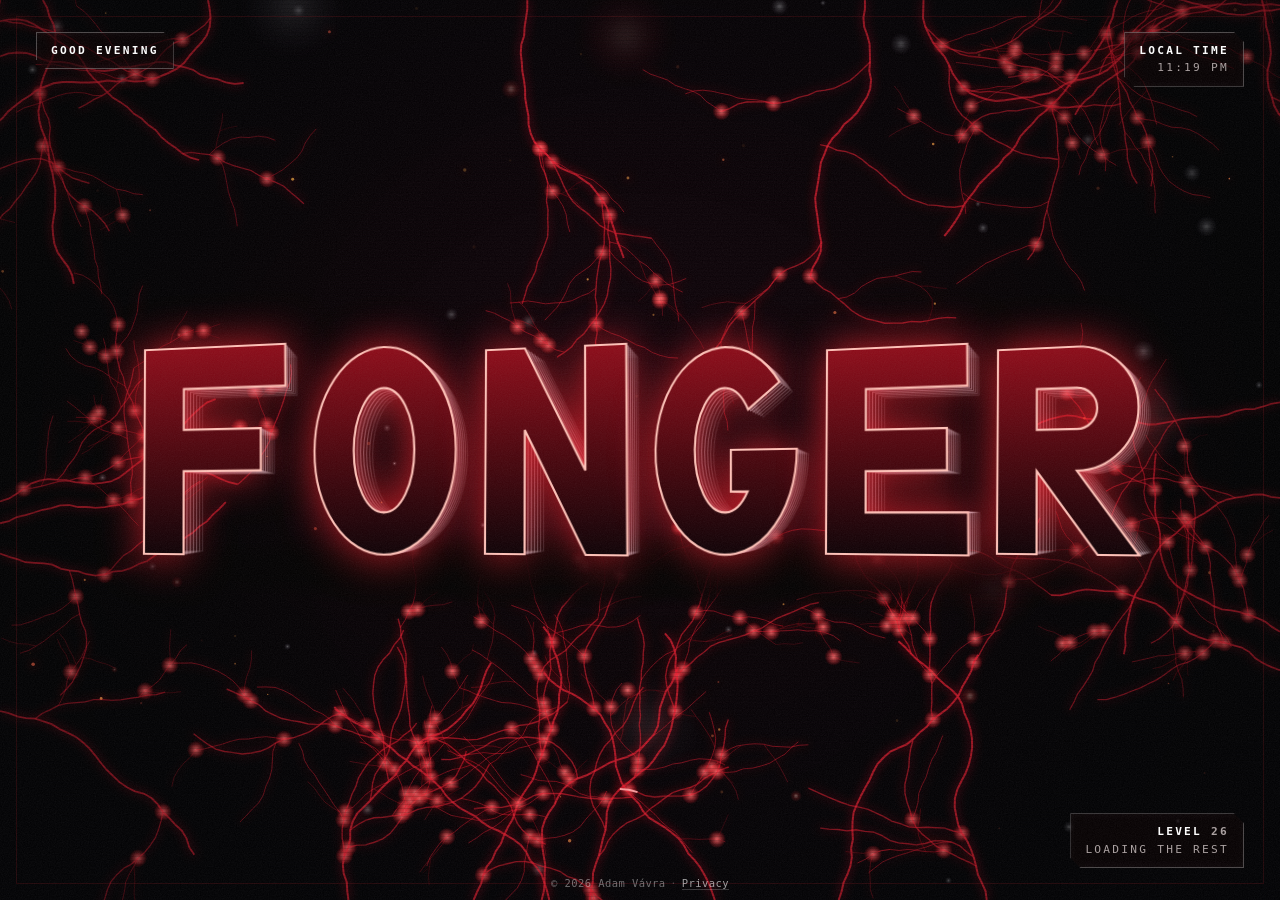
<file: index.html>
<!DOCTYPE html>
<html lang="cs">
<head>
  <meta charset="UTF-8">
  <meta name="viewport" content="width=device-width, initial-scale=1">
  <title>Fonger</title>
  <link rel="stylesheet" href="style.css">
  <link rel="expect" href="#logo" blocking="render">
  <link rel="prefetch" href="soon.html">
  <link rel="prefetch" href="fun.html">
  <link rel="prefetch" href="outings.html">
  <link rel="prefetch" href="reach.html">
  <link rel="prefetch" href="experience.html">
  <link rel="prefetch" href="game.html">
  <link rel="prefetch" href="hall.js">
  <script src="transition.js"></script>
  <script src="stats.js"></script>
  <style>
    /* Výška písmen */
    :root { --h: clamp(4rem, 17vw, 13rem); }

    body { overflow: hidden; min-height: 100vh; min-height: 100svh; }

    /* ---------- Světelné orby ---------- */
    .orbs {
      position: fixed;
      inset: 0;
      z-index: 0;
      overflow: hidden;
      pointer-events: none;
      animation: fadeIn 3s ease 1.2s both;
    }

    /* Jeden orb: měkká zářící kulička. Vlastnosti mu nastaví skript dole. */
    .orb {
      position: absolute;
      left: var(--x);
      top: var(--y);
      width: var(--s);
      height: var(--s);
      margin: calc(var(--s) * -0.5) 0 0 calc(var(--s) * -0.5);
      border-radius: 50%;
      background: radial-gradient(circle, var(--c1) 0%, var(--c2) 30%, transparent 70%);
      opacity: var(--o);
      filter: blur(var(--b));
      will-change: transform, translate, opacity;
      /* Tři nezávislé pohyby: do stran, nahoru a dolů, a pulzování jasu */
      animation:
        floatX var(--t) ease-in-out infinite alternate,
        floatY var(--t2) ease-in-out infinite alternate,
        twinkle var(--k) ease-in-out infinite;
      animation-delay: var(--d), var(--d3), var(--d2);
    }

    /* Pohyb do stran a pohyb nahoru a dolů mají různé délky,
       takže orb pluje po plynulých obloucích, ne po přímce */
    @keyframes floatX {
      from { translate: calc(var(--dx) * -0.5) 0; }
      to   { translate: calc(var(--dx) * 0.5) 0; }
    }

    @keyframes floatY {
      from { transform: translateY(calc(var(--dy) * -0.5)); }
      to   { transform: translateY(calc(var(--dy) * 0.5)); }
    }

    /* Jemné pulzování jasu */
    @keyframes twinkle {
      0%, 100% { opacity: var(--o); }
      50%      { opacity: calc(var(--o) * 0.4); }
    }

    /* ---------- Nápis ---------- */

    /* Všech šest písmen vedle sebe */
    .logo {
      position: relative;
      z-index: 2;
      display: flex;
      gap: calc(var(--h) * 0.12);
    }

    /* Jedno písmeno = jeden odkaz. Při načtení se nafoukne od země. */
    .letter {
      position: relative;
      display: block;
      text-decoration: none;
      outline: none;
      transform-origin: 50% 100%;
      animation: inflate 1.15s ease-out both;
      animation-delay: calc(var(--i) * 150ms);
    }

    @keyframes inflate {
      0%   { opacity: 0; transform: translateY(1.2rem) scale(0.2, 0.05); }
      35%  { opacity: 1; transform: translateY(0) scale(0.8, 1.25); }
      55%  { transform: scale(1.18, 0.88); }
      72%  { transform: scale(0.94, 1.08); }
      86%  { transform: scale(1.04, 0.97); }
      100% { opacity: 1; transform: scale(1, 1); }
    }

    /* Při návratu z podstránky se úvodní animace nepřehrávají znovu */
    html.vt .letter,
    html.vt .frame,
    html.vt .meta,
    html.vt .orbs { animation: none; }

    /* 3D písmeno ve stylu velkého E na stránce Experience:
       červená čelní plocha a za ní šedé drátěné vrstvy do hloubky.
       .tilt se naklání, když přes písmeno přejedeš (každé písmeno samo). */
    /* Myš reaguje na pevný čtverec písmene (a), ne na natočený tvar: jinak se písmeno "třese" pod kurzorem */
    .tilt, .tilt * { pointer-events: none; }

    .tilt {
      display: block;
      transform-style: preserve-3d;
      transform: perspective(900px) rotateX(var(--rx, 4deg)) rotateY(var(--ry, -14deg));
    }

    .stack {
      position: relative;
      display: block;
      width: calc(var(--h) * 0.7);
      height: var(--h);
      transform-style: preserve-3d;
      transform-origin: 50% 100%;
    }

    .stack svg {
      position: absolute;
      inset: 0;
      display: block;
      width: 100%;
      height: 100%;
      overflow: visible;
    }

    /* Drátěné vrstvy za písmenem, každá o kus hlouběji a průhlednější */
    .stack svg.w { transform: translateZ(calc(var(--k) * var(--h) * -0.06)); }
    .stack svg.w path {
      fill: rgba(255, 255, 255, 0.012);
      stroke: rgba(205, 205, 214, calc(0.7 - var(--k) * 0.09));
      stroke-width: 1.2px;
      vector-effect: non-scaling-stroke;
    }

    /* Čelní plocha: barevný přechod. Barvu (red / pink / blue) mění atribut data-face. */
    .stack svg.f {
      filter: drop-shadow(0 0 1.1rem rgba(255, 50, 50, 0.38));
      transition: filter 0.3s ease;
    }
    .stack svg.f path {
      fill: url(#fx-red) #b3081a;
      stroke: #ffb4aa;
      stroke-width: 1.4px;
      vector-effect: non-scaling-stroke;
    }
    .letter[data-face="pink"] svg.f path { fill: url(#fx-pink) #ff4fa6; stroke: #ffd6ec; }
    .letter[data-face="blue"] svg.f path { fill: url(#fx-blue) #0b3fb5; stroke: #b9d4ff; }
    .letter[data-face="pink"] svg.f { filter: drop-shadow(0 0 1.1rem rgba(255, 90, 170, 0.5)); }
    .letter[data-face="blue"] svg.f { filter: drop-shadow(0 0 1.1rem rgba(60, 130, 255, 0.5)); }

    /* Barva záře při najetí prozradí, kam písmeno vede */
    .letter { --hov: 255, 60, 60; }
    .letter[data-t="pink"] { --hov: 255, 90, 170; }
    .letter[data-t="blue"] { --hov: 70, 140, 255; }
    .letter[data-t="green"] { --hov: 60, 255, 130; }
    .letter[data-t="gold"] { --hov: 255, 200, 90; }

    .letter:hover svg.f,
    .letter:focus-visible svg.f {
      filter: brightness(1.18) drop-shadow(0 0 1.6rem rgba(var(--hov), 0.7));
    }

    /* Popisek pod písmenem */
    .tag {
      position: absolute;
      top: 100%;
      left: 50%;
      transform: translateX(-50%);
      margin-top: 1.5rem;
      font-size: 1.05rem;
      font-weight: 700;
      letter-spacing: 0.1em;
      white-space: nowrap;
      color: var(--ink);
      text-shadow: 0 1px 10px rgba(0, 0, 0, 0.8);
      opacity: 0;
      transition: opacity 0.25s ease;
    }

    .letter:hover .tag,
    .letter:focus-visible .tag { opacity: 1; color: rgb(var(--hov)); text-shadow: 0 0 14px rgba(var(--hov), 0.55), 0 1px 10px rgba(0, 0, 0, 0.8); }
    .letter[data-t="red"]:hover .tag { color: var(--ink); text-shadow: 0 1px 10px rgba(0, 0, 0, 0.8); }

    /* ---------- Plakátové detaily ---------- */

    /* Tenký rámeček kolem celé stránky */
    .frame {
      position: fixed;
      inset: 16px;
      z-index: 1;
      border: 1px solid rgba(255, 90, 90, 0.16);
      pointer-events: none;
      animation: fadeIn 1.6s ease 1.7s both;
    }

    /* Drobné texty v rozích */
    .meta {
      position: fixed;
      z-index: 2;
      font-size: 0.74rem;
      line-height: 1.55;
      letter-spacing: 0.08em;
      color: rgba(225, 222, 220, 0.5);
      font-variant-numeric: tabular-nums;
      pointer-events: none;
      animation: fadeIn 1.6s ease 1.9s both;
    }

    .meta b {
      display: block;
      font-weight: 600;
      color: rgba(228, 232, 244, 0.88);
    }

    .meta.tl { top: 32px; left: 36px; text-align: left; }
    .meta.tr { top: 32px; right: 36px; text-align: right; }
    .meta.br { bottom: 32px; right: 36px; text-align: right; }

    /* Tečky za "loading the rest" se postupně objevují */
    .dots::after {
      content: "";
      animation: dots 1.8s steps(1) infinite;
    }

    @keyframes dots {
      0%   { content: ""; }
      25%  { content: "."; }
      50%  { content: ".."; }
      75%  { content: "..."; }
    }

    /* Nápověda pod nápisem, ukáže se jen na dotykových zařízeních */
    .hint {
      display: none;
      position: fixed;
      z-index: 2;
      left: 36px;
      bottom: 32px;
      margin: 0;
      font-size: 0.78rem;
      letter-spacing: 0.3em;
      text-transform: uppercase;
      color: rgba(228, 232, 244, 0.7);
      text-shadow: 0 1px 10px rgba(0, 0, 0, 0.8);
      pointer-events: none;
      animation: fadeIn 1.2s ease 2.6s both, hintPulse 2.8s ease-in-out 3.8s infinite;
    }

    @keyframes hintPulse {
      0%, 100% { opacity: 0.3; }
      50%      { opacity: 0.9; }
    }

    /* Dotyková zařízení: žádné popisky pod písmeny. Popisek se ukáže nad písmenem,
       dokud ho držíš prstem, a písmena G, E, R (která někam vedou) jemně svítí. */
    @media (hover: none) {
      .hint { display: block; }

      .tag {
        top: auto;
        bottom: 100%;
        margin: 0 0 0.9rem;
        font-size: 0.95rem;
        letter-spacing: 0.14em;
        opacity: 0;
        transition: opacity 0.12s ease;
      }

      .letter:active .tag { opacity: 1; }

      .letter:nth-child(n+4)::before {
        content: "";
        position: absolute;
        inset: -22% -34%;
        z-index: -1;
        border-radius: 50%;
        background: radial-gradient(closest-side, rgba(255, 70, 70, 0.55), rgba(255, 70, 70, 0));
        pointer-events: none;
        opacity: 0;
        animation: breathe 3.2s ease-in-out infinite;
        animation-delay: calc(var(--i) * 350ms + 1.6s);
      }
    }

    @keyframes breathe {
      0%, 100% { opacity: 0.15; transform: scale(0.9); }
      50%      { opacity: 1;    transform: scale(1.08); }
    }

    @media (max-width: 700px) {
      .meta { font-size: 0.66rem; }
      .meta.tl { left: 28px; top: 28px; }
      .meta.tr { right: 28px; top: 28px; }
      .meta.br { right: 28px; bottom: 28px; }
    }

    /* Kdo má vypnuté animace: orby stojí na místě, tečky jsou prostě vidět */
    @media (prefers-reduced-motion: reduce) {
      .dots::after { animation: none; content: "..."; }
      .orb { animation: none !important; }
      .hint { animation: none !important; opacity: 0.6; }
      .letter:nth-child(n+4)::before { animation: none !important; opacity: 0.6; }
    }
        /* Telefon na výšku: písmena jsou velká a jdou schodištěm zleva nahoře doprava dolů */
    @media (max-width: 700px) and (orientation: portrait) {
      :root {
        --h: min(24vw, 10.6svh);
        --dx: calc((82vw - var(--h) * 0.7) / 5);     /* o kolik je každé další písmeno víc vpravo */
      }

      .logo {
        flex-direction: column;
        align-items: flex-start;
        width: 82vw;
        gap: calc(var(--h) * 0.1);
      }

      .letter { margin-left: calc(var(--i) * var(--dx)); }
      .logo { transform: translateY(10px); }
      .letter:nth-child(2) { margin-top: calc(var(--h) * -0.1); }   /* F je vpravo dole otevřené, mezera mezi F a O by vypadala větší */

      .hint { left: 28px; bottom: 28px; }

      /* Text "Level" přesouváme vlevo dolů, vpravo dole je písmeno R */
      .meta.br { right: auto; left: 28px; bottom: 62px; text-align: left; }
    }

    /* Telefon na výšku: popisek se ukáže vedle písmene, ne nad ním (nahoře by překrýval jiné písmeno).
       F, O, N mají popisek vpravo, G, E, R vlevo, protože tam je místo. */
    @media (hover: none) and (max-width: 700px) and (orientation: portrait) {
      .tag {
        top: 50%;
        bottom: auto;
        left: auto;
        right: 100%;
        margin: 0;
        padding-right: 1rem;
        transform: translateY(-50%);
      }
      .letter:nth-child(-n+3) .tag {
        right: auto;
        left: 100%;
        padding: 0 0 0 1rem;
      }
    }

    /* ---------- Krvavě rudý vzhled ---------- */
    body {
      background-color: #030001 !important;
      background-image: radial-gradient(circle at 50% 42%, #0e0309, #030001 72%) !important;
    }
    .letter svg.f path { stroke: #ffc2b8; stroke-width: 2.2px; }
    .letter[data-face="red"] svg.f { filter: drop-shadow(0 0 1.4rem rgba(255, 30, 44, 0.8)); }
    .letter[data-face="red"]:hover svg.f,
    .letter[data-face="red"]:focus-visible svg.f { filter: brightness(1.18) drop-shadow(0 0 1.8rem rgba(var(--hov), 0.9)) drop-shadow(0 0 4rem rgba(var(--hov), 0.45)); }
    .frame { border-color: rgba(255, 40, 50, 0.12); }
    #bolts { position: fixed; inset: 0; width: 100%; height: 100%; z-index: 3; pointer-events: none; }
    #bgfx, #embers { position: fixed; inset: 0; width: 100%; height: 100%; z-index: 0; pointer-events: none; }

    /* Nápisy v rozích: bílé, v tmavém rámečku se seříznutým rohem a červenou září */
    .meta {
      font-family: ui-monospace, Menlo, Consolas, monospace;
      text-transform: uppercase;
      letter-spacing: 0.2em;
      font-size: 0.7rem;
      color: #aaa0a0;
      padding: 9px 14px;
      border: 1px solid rgba(255, 255, 255, 0.28);
      background: rgba(10, 0, 3, 0.6);
      box-shadow: 0 0 16px rgba(255, 20, 40, 0.3), inset 0 0 10px rgba(255, 255, 255, 0.04);
      clip-path: polygon(0 0, calc(100% - 10px) 0, 100% 10px, 100% 100%, 10px 100%, 0 calc(100% - 10px));
    }
    .meta b { color: #fff; }
    .meta span { color: #aaa0a0; }
    @media (max-width: 700px) and (orientation: portrait) { .meta { font-size: 0.6rem; letter-spacing: 0.14em; padding: 7px 10px; } }

    /* ---------- Popisky: obrys se září, zalévaná výplň, červená čára odkryje slovo ---------- */
    .letter:hover svg.f,
    .letter:focus-visible svg.f { filter: brightness(1.18) drop-shadow(0 0 1.8rem rgba(var(--hov), 0.85)); }
    .tag {
      font-size: 1.7rem; font-weight: 900; text-transform: uppercase; letter-spacing: 0.16em;
      color: transparent !important;
      -webkit-text-stroke: 1.3px rgb(var(--hov));
      text-shadow: 0 0 18px rgba(var(--hov), 0.8), 0 0 40px rgba(var(--hov), 0.4);
      transition: none;
    }
    .letter[data-t="red"] .tag { -webkit-text-stroke: 1.3px #ffc2b8; }
    .tag::before {
      content: attr(data-x); position: absolute; left: 0; top: 0;
      -webkit-text-stroke: 0; text-shadow: 0 0 14px rgba(var(--hov), 0.9);
      color: rgba(var(--hov), 0.9);
      clip-path: inset(58% 0 0 0);
    }
    .letter[data-t="red"] .tag::before { color: rgba(255, 70, 80, 0.9); text-shadow: 0 0 14px rgba(255, 30, 50, 0.9); }
    .tag::after {
      content: ""; position: absolute; top: -4px; bottom: -4px; left: 0; width: 3px;
      background: #ff2a38; box-shadow: 0 0 14px 3px rgba(255, 30, 50, 0.9); opacity: 0;
    }
    @media (hover: hover) {
      .tag { clip-path: inset(-30px 100% -30px 0); }
      .letter:hover .tag, .letter:focus-visible .tag { opacity: 1; animation: tagWipe 0.5s cubic-bezier(0.2, 0.7, 0.2, 1) both; }
      .letter:hover .tag::before, .letter:focus-visible .tag::before { animation: tagFill 0.7s 0.25s cubic-bezier(0.2, 0.7, 0.2, 1) both; }
      .letter:hover .tag::after, .letter:focus-visible .tag::after { animation: tagLine 0.5s cubic-bezier(0.2, 0.7, 0.2, 1) both; }
    }
    @keyframes tagWipe { from { clip-path: inset(-30px 100% -30px 0); } to { clip-path: inset(-30px -20px -30px -20px); } }
    @keyframes tagFill { from { clip-path: inset(100% 0 0 0); } to { clip-path: inset(58% 0 0 0); } }
    @keyframes tagLine { 0% { left: 0; opacity: 1; } 85% { opacity: 1; } 100% { left: 100%; opacity: 0; } }
    @media (hover: none) { .tag { font-size: 1.15rem; letter-spacing: 0.12em; } }
    @media (prefers-reduced-motion: reduce) { .tag, .tag::before, .tag::after { animation: none !important; clip-path: none; } .tag::before { clip-path: inset(58% 0 0 0); } .tag::after { display: none; } }
  </style>
</head>
<body>
  <!-- Světelné orby: vytvoří je skript dole -->
  <div class="orbs" id="orbs" aria-hidden="true"></div>

  <!-- Rámeček a drobné texty v rozích. Texty se vyplňují skriptem dole. -->
  <div class="frame" aria-hidden="true"></div>

  <div class="meta tl"><b id="greet">Hello</b></div>
  <div class="meta tr"><b>Local time</b><span id="clock">--:--</span></div>
  <div class="meta br"><b>Level <span id="level">26</span></b>loading the rest<span class="dots"></span></div>

  <!-- Tvar každého písmene je v atributu d. Můžeš si ho zkusit upravit. -->
  <nav class="logo" id="logo" aria-label="Hlavní menu">
   <a class="letter" style="--i: 0" href="fun.html" data-t="green" data-face="red" aria-label="F, Fun">
     <span class="tilt"><span class="stack"><svg class="f" viewBox="0 0 70 100"><path fill-rule="evenodd" d="M0 0H70V20H20V40H58V60H20V100H0Z"/></svg></span></span>
     <span class="tag" data-x="Fun">Fun</span>
   </a>

    <a class="letter" style="--i: 1" href="outings.html" data-t="gold" data-face="red" aria-label="O, Outings">
      <span class="tilt"><span class="stack"><svg class="f" viewBox="0 0 70 100"><path fill-rule="evenodd" d="M0 50A35 50 0 1 1 70 50A35 50 0 1 1 0 50ZM20 50A15 30 0 1 0 50 50A15 30 0 1 0 20 50Z"/></svg></span></span>
      <span class="tag" data-x="Outings">Outings</span>
    </a>

    <a class="letter" style="--i: 2" href="soon.html" data-t="red" data-face="red" aria-label="N, Soon">
      <span class="tilt"><span class="stack"><svg class="f" viewBox="0 0 70 100"><path fill-rule="evenodd" d="M0 0H20L50 60V0H70V100H50L20 40V100H0Z"/></svg></span></span>
      <span class="tag" data-x="Soon">Soon</span>
    </a>

    <a class="letter" style="--i: 3" href="game.html" data-t="pink" data-face="red" aria-label="G, Game">
      <span class="tilt"><span class="stack"><svg class="f" viewBox="0 0 70 100"><path fill-rule="evenodd" d="M61.8 17.9A35 50 0 1 0 70 50H38V70H46.2A15 30 0 1 1 46.5 30.7Z"/></svg></span></span>
      <span class="tag" data-x="Game">Game</span>
    </a>

    <a class="letter" style="--i: 4" href="experience.html" data-t="blue" data-face="red" aria-label="E, Experience">
      <span class="tilt"><span class="stack"><svg class="f" viewBox="0 0 70 100"><path fill-rule="evenodd" d="M0 0H70V20H20V40H60V60H20V80H70V100H0Z"/></svg></span></span>
      <span class="tag" data-x="Experience">Experience</span>
    </a>

    <a class="letter" style="--i: 5" href="reach.html" data-t="green" data-face="red" aria-label="R, Reach me">
      <span class="tilt"><span class="stack"><svg class="f" viewBox="0 0 70 100"><path fill-rule="evenodd" d="M0 0H40A30 30 0 0 1 40 60L70 100H50L20 60V100H0ZM20 20H40A10 10 0 0 1 40 40H20Z"/></svg></span></span>
      <span class="tag" data-x="Reach me">Reach me</span>
    </a>
  </nav>

  <p class="hint">Tap a letter</p>

  <script>
    const KEY = 'fonger-letter';
    const calm = window.matchMedia('(prefers-reduced-motion: reduce)').matches;

    // Filtr musí existovat dřív, než se stránka poprvé vykreslí
    if (window.fongerEnsureDefs) window.fongerEnsureDefs();

    const root = document.documentElement;
    const logo = document.getElementById('logo');

    // Drátěné vrstvy za písmenem: šest kopií tvaru, každá o kus hlouběji (CSS je posune do hloubky)
    document.querySelectorAll('.stack').forEach(stack => {
      const front = stack.querySelector('svg.f');
      for (let k = 6; k >= 1; k--) {
        const layer = front.cloneNode(true);
        layer.setAttribute('class', 'w');
        layer.setAttribute('aria-hidden', 'true');
        layer.style.setProperty('--k', k);
        stack.insertBefore(layer, front);
      }
    });

    const items = Array.from(document.querySelectorAll('.letter')).map((a, i) => ({
      a: a,
      i: i,
      face: a.querySelector('svg.f'),          // čelní plocha: ta se při přechodu přesune do rohu
      path: a.querySelector('svg.f path'),
      href: a.getAttribute('href'),
      t: a.dataset.t                           // red / pink / blue = barva cílové stránky
    }));

    /* ---------- Naklánění: každé písmeno se samo natáčí za kurzorem (jako velké E na Experience) ---------- */
    const REST = { rx: 4, ry: -14 };           // klidová poloha: lehce natočené, ať je vidět hloubka
    const tiltState = items.map(() => ({ rx: REST.rx, ry: REST.ry, tx: REST.rx, ty: REST.ry }));
    let frozen = false;                          // po kliknutí se naklánění zastaví

    items.forEach((item, i) => {
      const S = tiltState[i];

      const aim = e => {
        const b = item.a.getBoundingClientRect();
        const x = (e.clientX - b.left) / b.width - 0.5;       // -0.5 až 0.5
        const y = (e.clientY - b.top) / b.height - 0.5;
        S.ty = x * 56;                                         // doleva/doprava
        S.tx = -y * 36;                                        // nahoru/dolů
      };
      const rest = () => { S.tx = REST.rx; S.ty = REST.ry; };

      if (!calm) {
        item.a.addEventListener('pointerenter', aim);
        item.a.addEventListener('pointermove', aim);
        item.a.addEventListener('pointerleave', rest);
        item.a.addEventListener('pointercancel', rest);
      }
    });

    if (calm) {
      items.forEach(item => { item.a.style.setProperty('--rx', REST.rx + 'deg'); item.a.style.setProperty('--ry', REST.ry + 'deg'); });
    } else {
      (function loop() {
        if (!frozen) {
          items.forEach((item, i) => {
            const S = tiltState[i];
            S.rx += (S.tx - S.rx) * 0.12;
            S.ry += (S.ty - S.ry) * 0.12;
            item.a.style.setProperty('--rx', S.rx.toFixed(2) + 'deg');
            item.a.style.setProperty('--ry', S.ry.toFixed(2) + 'deg');
          });
        }
        requestAnimationFrame(loop);
      })();
    }

    /* ---------- Klik: zapamatujeme písmeno a necháme prohlížeč udělat přechod ---------- */
    items.forEach(item => {
      item.a.addEventListener('click', e => {
        // Stránka ještě neexistuje: nic se nestane
        if (!item.href || item.href === '#') { e.preventDefault(); return; }

        frozen = true;
        // písmeno se před přechodem srovná do základního tvaru (jinak by se přesunulo nakřivo)
        item.a.style.setProperty('--rx', '0deg');
        item.a.style.setProperty('--ry', '0deg');
        try {
          sessionStorage.setItem(KEY, JSON.stringify({
            i: item.i,
            d: item.path.getAttribute('d'),
            href: item.href
          }));
        } catch (err) {}
        window.__fongerChosen = item.face;
      });
    });

    window.addEventListener('pageshow', e => { if (e.persisted) frozen = false; });

    /* ---------- Světelné orby ---------- */

    /* Tři vrstvy hloubky:
       n = počet, size = velikost (px), op = jas, blur = rozmazání (px),
       drift = jak daleko se vznášejí (px, celkový rozsah pohybu),
       t = doba jednoho pohybu do strany (s), tw = doba pulzování (s) */
    const ORB_LAYERS = [
      { n: 22, size: [5, 12],   op: [0.35, 0.6],  blur: 0,  drift: [70, 150],  t: [12, 22], tw: [4, 8] },
      { n: 14, size: [12, 26],  op: [0.35, 0.55], blur: 1,  drift: [90, 190],  t: [16, 28], tw: [5, 10] },
      { n: 6,  size: [50, 120], op: [0.1, 0.2],   blur: 8,  drift: [130, 280], t: [24, 40], tw: [8, 14] }
    ];

    // Náhoda se vždy stejným výsledkem, ať obloha vypadá pokaždé stejně
    function makeRandom(seed) {
      return function () {
        seed |= 0;
        seed = (seed + 0x6D2B79F5) | 0;
        let t = Math.imul(seed ^ (seed >>> 15), 1 | seed);
        t = (t + Math.imul(t ^ (t >>> 7), 61 | t)) ^ t;
        return ((t ^ (t >>> 14)) >>> 0) / 4294967296;
      };
    }

    (function buildOrbs() {
      const rnd = makeRandom(11);
      const between = (r) => r[0] + rnd() * (r[1] - r[0]);
      const host = document.getElementById('orbs');
      let html = '';

      ORB_LAYERS.forEach(L => {
        for (let i = 0; i < L.n; i++) {
          const warm = rnd() < 0.25;                            // pár teplejších orbů
          const c1 = warm ? 'rgba(255, 190, 180, 0.95)' : 'rgba(232, 232, 236, 0.95)';
          const c2 = warm ? 'rgba(255, 70, 60, 0.38)' : 'rgba(200, 200, 208, 0.40)';
          const dx = between(L.drift);
          const dy = between(L.drift) * 0.8;
          const t = between(L.t);
          const t2 = t * (0.65 + rnd() * 0.3);                  // jiná délka pohybu nahoru a dolů
          const k = between(L.tw);
          html +=
            '<span class="orb" style="' +
            '--x:' + (rnd() * 100).toFixed(1) + 'vw;' +
            '--y:' + (rnd() * 100).toFixed(1) + 'vh;' +
            '--s:' + between(L.size).toFixed(1) + 'px;' +
            '--o:' + between(L.op).toFixed(2) + ';' +
            '--b:' + L.blur + 'px;' +
            '--dx:' + dx.toFixed(0) + 'px;' +
            '--dy:' + dy.toFixed(0) + 'px;' +
            '--t:' + t.toFixed(1) + 's;' +
            '--t2:' + t2.toFixed(1) + 's;' +
            '--k:' + k.toFixed(1) + 's;' +
            '--d:-' + (rnd() * t).toFixed(1) + 's;' +
            '--d3:-' + (rnd() * t2).toFixed(1) + 's;' +
            '--d2:-' + (rnd() * k).toFixed(1) + 's;' +
            '--c1:' + c1 + ';--c2:' + c2 + ';"></span>';
        }
      });

      host.innerHTML = html;
    })();

    /* ---------- Texty v rozích ---------- */
    const BIRTH_YEAR = 2000;    // rok narození
    const BIRTH_MONTH = 6;      // měsíc narození (červen)
    const BIRTH_DAY = 12;       // den narození

    const greet = document.getElementById('greet');
    const clock = document.getElementById('clock');
    const level = document.getElementById('level');

    // Pozdrav podle denní doby návštěvníka
    function greeting(hour) {
      if (hour >= 5 && hour < 12) return 'Good morning';
      if (hour >= 12 && hour < 18) return 'Good afternoon';
      if (hour >= 18) return 'Good evening';
      return 'Up late?';
    }

    // Level = kolik je ti let. Zvedne se každý rok 12. června.
    function currentLevel(now) {
      let age = now.getFullYear() - BIRTH_YEAR;
      const m = now.getMonth() + 1;
      if (m < BIRTH_MONTH || (m === BIRTH_MONTH && now.getDate() < BIRTH_DAY)) age--;
      return age;
    }

    function tick() {
      const now = new Date();
      clock.textContent = now.toLocaleTimeString([], { hour: '2-digit', minute: '2-digit' });
      greet.textContent = greeting(now.getHours());
      level.textContent = currentLevel(now);
    }
    tick();
    setInterval(tick, 10000);
  </script>

  <!-- Elektrické záblesky: drobné jiskry na písmenech, jiskry po kliknutí do pozadí a občas velký rudý záblesk daleko od nápisu -->
  <canvas id="bolts" aria-hidden="true"></canvas>
  <script>
  (function () {
    if (window.matchMedia('(prefers-reduced-motion: reduce)').matches) return;
    var cv = document.getElementById('bolts'), g = cv.getContext('2d'), W, H, dpr, fx = [], running = false;
    function size() { dpr = Math.min(window.devicePixelRatio || 1, 2); W = innerWidth; H = innerHeight; cv.width = W * dpr; cv.height = H * dpr; g.setTransform(dpr, 0, 0, dpr, 0, 0); }
    size(); addEventListener('resize', size);
    var rnd = function (a, b) { return a + Math.random() * (b - a); };
    var letters = function () { return Array.prototype.map.call(document.querySelectorAll('.letter'), function (e) { return e.getBoundingClientRect(); }); };

    /* Klikatá čára z bodu x,y; občas se z ní odštěpí menší větev */
    function bolt(x, y, ang, len, branch) {
      var pts = [[x, y]], n = Math.max(5, Math.round(len / 9)), step = len / n;
      for (var i = 0; i < n; i++) {
        ang += rnd(-0.9, 0.9); x += Math.cos(ang) * step; y += Math.sin(ang) * step; pts.push([x, y]);
      }
      var out = { pts: pts, kids: [] };
      if (branch && len > 50) for (var k = 2; k < pts.length - 1; k++) if (Math.random() < 0.18) out.kids.push(bolt(pts[k][0], pts[k][1], ang + rnd(-1.2, 1.2), len * rnd(0.25, 0.45), false));
      return out;
    }
    function drawBolt(b, a, w) {
      g.beginPath(); g.moveTo(b.pts[0][0], b.pts[0][1]);
      for (var i = 1; i < b.pts.length; i++) g.lineTo(b.pts[i][0], b.pts[i][1]);
      g.strokeStyle = 'rgba(255,70,80,' + a + ')'; g.lineWidth = w; g.shadowColor = 'rgba(255,20,40,' + a + ')'; g.shadowBlur = 12; g.stroke();
      g.strokeStyle = 'rgba(255,215,215,' + a * 0.85 + ')'; g.lineWidth = w * 0.4; g.shadowBlur = 0; g.stroke();
      b.kids.forEach(function (k) { drawBolt(k, a * 0.8, w * 0.7); });
    }
    function add(e) { e.t0 = performance.now(); fx.push(e); if (!running) { running = true; requestAnimationFrame(frame); } }

    /* Drobná jiskra na okraji náhodného písmene */
    function spark() {
      var L = letters(), r = L[Math.floor(Math.random() * L.length)]; if (!r) return;
      var x = r.left + rnd(0, r.width), y = r.top + rnd(0, r.height);
      if (Math.random() < 0.7) { if (Math.random() < 0.5) x = r.left + (Math.random() < 0.5 ? 0 : r.width); else y = r.top + (Math.random() < 0.5 ? 0 : r.height); }
      add({ type: 'bolt', life: rnd(110, 190), w: rnd(1, 1.5), b: bolt(x, y, rnd(0, 6.28), rnd(30, 80), true) });
    }
    /* Jiskry po kliknutí do pozadí */
    function burst(x, y) {
      var n = 3 + Math.floor(Math.random() * 3);
      for (var i = 0; i < n; i++) add({ type: 'bolt', life: rnd(150, 260), w: rnd(1.1, 1.7), b: bolt(x, y, (i / n) * 6.28 + rnd(-0.4, 0.4), rnd(40, 110), true) });
      add({ type: 'glow', x: x, y: y, r: 70, life: 220, a: 0.35 });
    }
    /* Velký rudý záblesk daleko od nápisu: na okraji obrazovky, nikdy za písmeny */
    function flash() {
      var L = letters(), pad = 60;
      for (var tries = 0; tries < 30; tries++) {
        var x = rnd(0, W), y = rnd(0, H), r = rnd(180, 340), ok = true;
        for (var i = 0; i < L.length; i++) {
          var q = L[i];
          if (x > q.left - pad - r * 0.5 && x < q.right + pad + r * 0.5 && y > q.top - pad - r * 0.5 && y < q.bottom + pad + r * 0.5) { ok = false; break; }
        }
        if (ok) { add({ type: 'glow', x: x, y: y, r: r, life: rnd(520, 800), a: 0.42, flick: true }); return; }
      }
    }

    function frame(now) {
      g.clearRect(0, 0, W, H);
      fx = fx.filter(function (e) {
        var p = (now - e.t0) / e.life; if (p >= 1) return false;
        g.save();
        if (e.type === 'glow') {
          var a = e.a * (1 - p) * (e.flick ? (0.55 + 0.45 * Math.abs(Math.sin(p * 17))) : 1);
          var gr = g.createRadialGradient(e.x, e.y, 0, e.x, e.y, e.r);
          gr.addColorStop(0, 'rgba(255,30,50,' + a + ')'); gr.addColorStop(0.45, 'rgba(190,10,30,' + a * 0.4 + ')'); gr.addColorStop(1, 'rgba(120,0,15,0)');
          g.fillStyle = gr; g.fillRect(e.x - e.r, e.y - e.r, e.r * 2, e.r * 2);
        } else {
          var on = Math.floor(p * 6) % 2 === 0 || p < 0.25;      // bliká, ne plynule
          if (on) drawBolt(e.b, 1 - p * 0.5, e.w);
        }
        g.restore();
        return true;
      });
      if (fx.length) requestAnimationFrame(frame); else { running = false; g.clearRect(0, 0, W, H); }
    }

    (function loopFlash() { setTimeout(function () { if (!document.hidden) flash(); loopFlash(); }, rnd(4500, 9500)); })();
    addEventListener('pointerdown', function (e) { if (!e.target.closest('.letter')) burst(e.clientX, e.clientY); });
    window.__bolts = { spark: spark, flash: flash, burst: burst };
  })();
  </script>

  <!-- Pozadí: žilky, jiskry a skenovací linky. Nikdy nejdou přes nápis. -->
  <canvas id="bgfx" aria-hidden="true"></canvas>
  <canvas id="embers" aria-hidden="true"></canvas>
  <script>
  (function () {
    var still = window.matchMedia('(prefers-reduced-motion: reduce)').matches;
    var bg = document.getElementById('bgfx'), em = document.getElementById('embers');
    var g = bg.getContext('2d'), e = em.getContext('2d'), W, H, dpr, veins = [], parts = [], clear;
    var seed = 7; function R() { seed = (seed * 16807) % 2147483647; return seed / 2147483647; }
    var Q = function (a, b) { return a + Math.random() * (b - a); };

    function titleBox() {
      var L = document.querySelectorAll('.letter'), x0 = 1e9, y0 = 1e9, x1 = 0, y1 = 0;
      Array.prototype.forEach.call(L, function (el) { var r = el.getBoundingClientRect(); x0 = Math.min(x0, r.left); y0 = Math.min(y0, r.top); x1 = Math.max(x1, r.right); y1 = Math.max(y1, r.bottom); });
      if (x0 > x1) { x0 = W * .1; x1 = W * .9; y0 = H * .35; y1 = H * .65; }
      return { x: x0, y: y0, w: x1 - x0, h: y1 - y0 };
    }
    function vein(x, y, a, len, w) {
      if (len < 8 || w < 0.3) return;
      var pts = [[x, y]], k = Math.floor(len / 9), px = x, py = y;
      for (var i = 0; i < k; i++) {
        a += (R() - .5) * .6; px += Math.cos(a) * 9; py += Math.sin(a) * 9; pts.push([px, py]);
        if (R() < .1) { veins.push({ node: [px, py] }); vein(px, py, a + (R() < .5 ? -1 : 1) * (.5 + R() * .5), len * .55, w * .7); }
      }
      veins.push({ pts: pts, w: w });
    }
    function paint() {
      dpr = Math.min(window.devicePixelRatio || 1, 2); W = innerWidth; H = innerHeight;
      [bg, em].forEach(function (c) { c.width = W * dpr; c.height = H * dpr; });
      g.setTransform(dpr, 0, 0, dpr, 0, 0); e.setTransform(dpr, 0, 0, dpr, 0, 0);
      seed = 7; veins = []; clear = titleBox();
      var sc = Math.max(.6, Math.min(1, W / 1280)), cnt = W < 700 ? 5 : 8;
      for (var i = 0; i < cnt; i++) { vein(R() * W, 0, 1.57 + (R() - .5) * .8, 300 * sc, 2); vein(R() * W, H, -1.57 + (R() - .5) * .8, 300 * sc, 2); }
      for (i = 0; i < 6; i++) { vein(0, R() * H, (R() - .5) * .8, 260 * sc, 1.8); vein(W, R() * H, 3.14 + (R() - .5) * .8, 260 * sc, 1.8); }
      g.clearRect(0, 0, W, H);
      veins.forEach(function (v) {
        if (v.node) { if (R() < .5) { var gr = g.createRadialGradient(v.node[0], v.node[1], 0, v.node[0], v.node[1], 9); gr.addColorStop(0, 'rgba(255,120,120,.9)'); gr.addColorStop(1, 'rgba(255,30,40,0)'); g.fillStyle = gr; g.beginPath(); g.arc(v.node[0], v.node[1], 9, 0, 6.28); g.fill(); } return; }
        g.beginPath(); v.pts.forEach(function (p, i) { i ? g.lineTo(p[0], p[1]) : g.moveTo(p[0], p[1]); });
        g.strokeStyle = 'rgba(230,30,48,' + (.25 + v.w * .22) + ')'; g.lineWidth = v.w; g.shadowColor = 'rgba(255,20,40,.9)'; g.shadowBlur = 10; g.stroke(); g.shadowBlur = 0;
      });
      /* tmavý pás za nápisem, ať žilky nejdou přes písmena */
      var cx = clear.x + clear.w / 2, cy = clear.y + clear.h / 2, rx = clear.w * .62 + 40, ry = clear.h * .95 + 30;
      var gg = g.createRadialGradient(0, 0, 10, 0, 0, rx);
      gg.addColorStop(0, 'rgba(2,0,1,.96)'); gg.addColorStop(.6, 'rgba(2,0,1,.78)'); gg.addColorStop(1, 'rgba(2,0,1,0)');
      g.save(); g.translate(cx, cy); g.scale(1, ry / rx); g.fillStyle = gg; g.fillRect(-rx, -rx, rx * 2, rx * 2); g.restore();
      var vg = g.createRadialGradient(W / 2, H / 2, H * .4, W / 2, H / 2, H * 1.05); vg.addColorStop(0, 'rgba(0,0,0,0)'); vg.addColorStop(1, 'rgba(0,0,0,.6)');
      g.fillStyle = vg; g.fillRect(0, 0, W, H);
      g.fillStyle = 'rgba(0,0,0,.14)'; for (var y = 0; y < H; y += 4) g.fillRect(0, y, W, 1);
      e.clearRect(0, 0, W, H);
      if (still) return;
    }
    function inClear(x, y) { return x > clear.x - 20 && x < clear.x + clear.w + 20 && y > clear.y - 30 && y < clear.y + clear.h + 30; }
    function spawn(init) {
      var x, y, t = 0; do { x = Q(0, W); y = init ? Q(0, H) : H + 10; t++; } while (inClear(x, y) && t < 8);
      parts.push({ x: x, y: y, r: Q(.6, 1.8), vy: Q(.12, .4), ph: Q(0, 6.28), a: Q(.3, .8), g: Q(0, 90) | 0 });
    }
    var pulse = null;
    function run() {
      e.clearRect(0, 0, W, H);
      parts.forEach(function (p) {
        p.y -= p.vy; p.x += Math.sin(p.ph += .02) * .3;
        var f = .55 + .45 * Math.sin(p.ph * 2.3);
        e.fillStyle = 'rgba(255,' + (90 + p.g) + ',70,' + (p.a * f) + ')'; e.shadowColor = 'rgba(255,40,40,1)'; e.shadowBlur = 8;
        e.beginPath(); e.arc(p.x, p.y, p.r, 0, 6.28); e.fill();
      });
      e.shadowBlur = 0;
      parts = parts.filter(function (p) { return p.y > -10; }); while (parts.length < 70) spawn(false);
      /* světelný puls putující po žilce */
      if (!pulse && Math.random() < .01) { var c = veins.filter(function (v) { return v.pts && v.pts.length > 14; }); if (c.length) pulse = { v: c[Math.floor(Math.random() * c.length)], i: 0 }; }
      if (pulse) {
        var P = pulse.v.pts, hi = Math.min(P.length - 1, Math.floor(pulse.i)), lo = Math.max(0, hi - 6); e.beginPath(); for (var k = lo; k <= hi; k++) k === lo ? e.moveTo(P[k][0], P[k][1]) : e.lineTo(P[k][0], P[k][1]);
        e.strokeStyle = 'rgba(255,170,170,.9)'; e.lineWidth = 2; e.shadowColor = 'rgba(255,40,50,1)'; e.shadowBlur = 14; e.stroke(); e.shadowBlur = 0;
        pulse.i += .7; if (pulse.i > P.length + 6) pulse = null;
      }
      if (!document.hidden) requestAnimationFrame(run); else document.addEventListener('visibilitychange', function f() { if (!document.hidden) { document.removeEventListener('visibilitychange', f); requestAnimationFrame(run); } });
    }
    paint(); addEventListener('resize', function () { paint(); });
    if (document.fonts && document.fonts.ready) document.fonts.ready.then(paint);
    setTimeout(paint, 1500);
    if (!still) { for (var i = 0; i < 70; i++) spawn(true); requestAnimationFrame(run); }
  })();
  </script>
<script src="legal.js" defer></script>
</body>
</html>
</file>
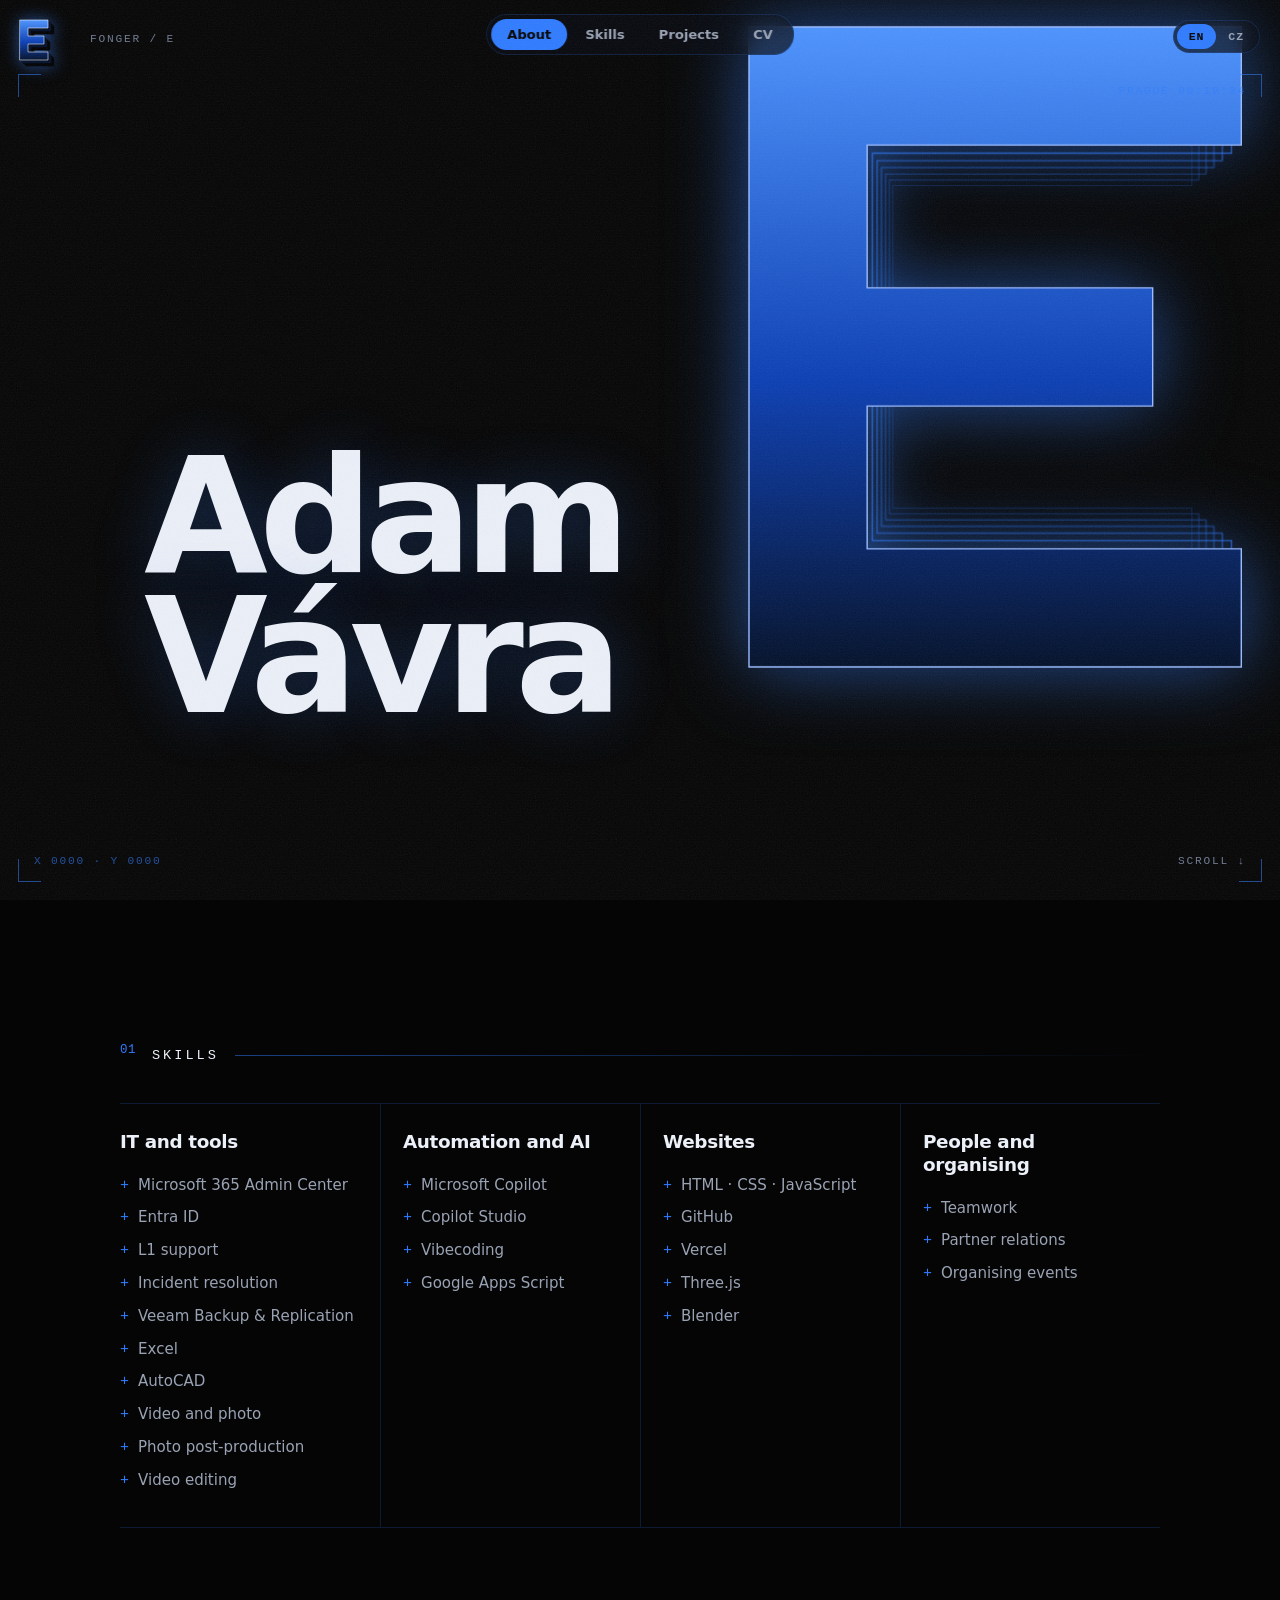
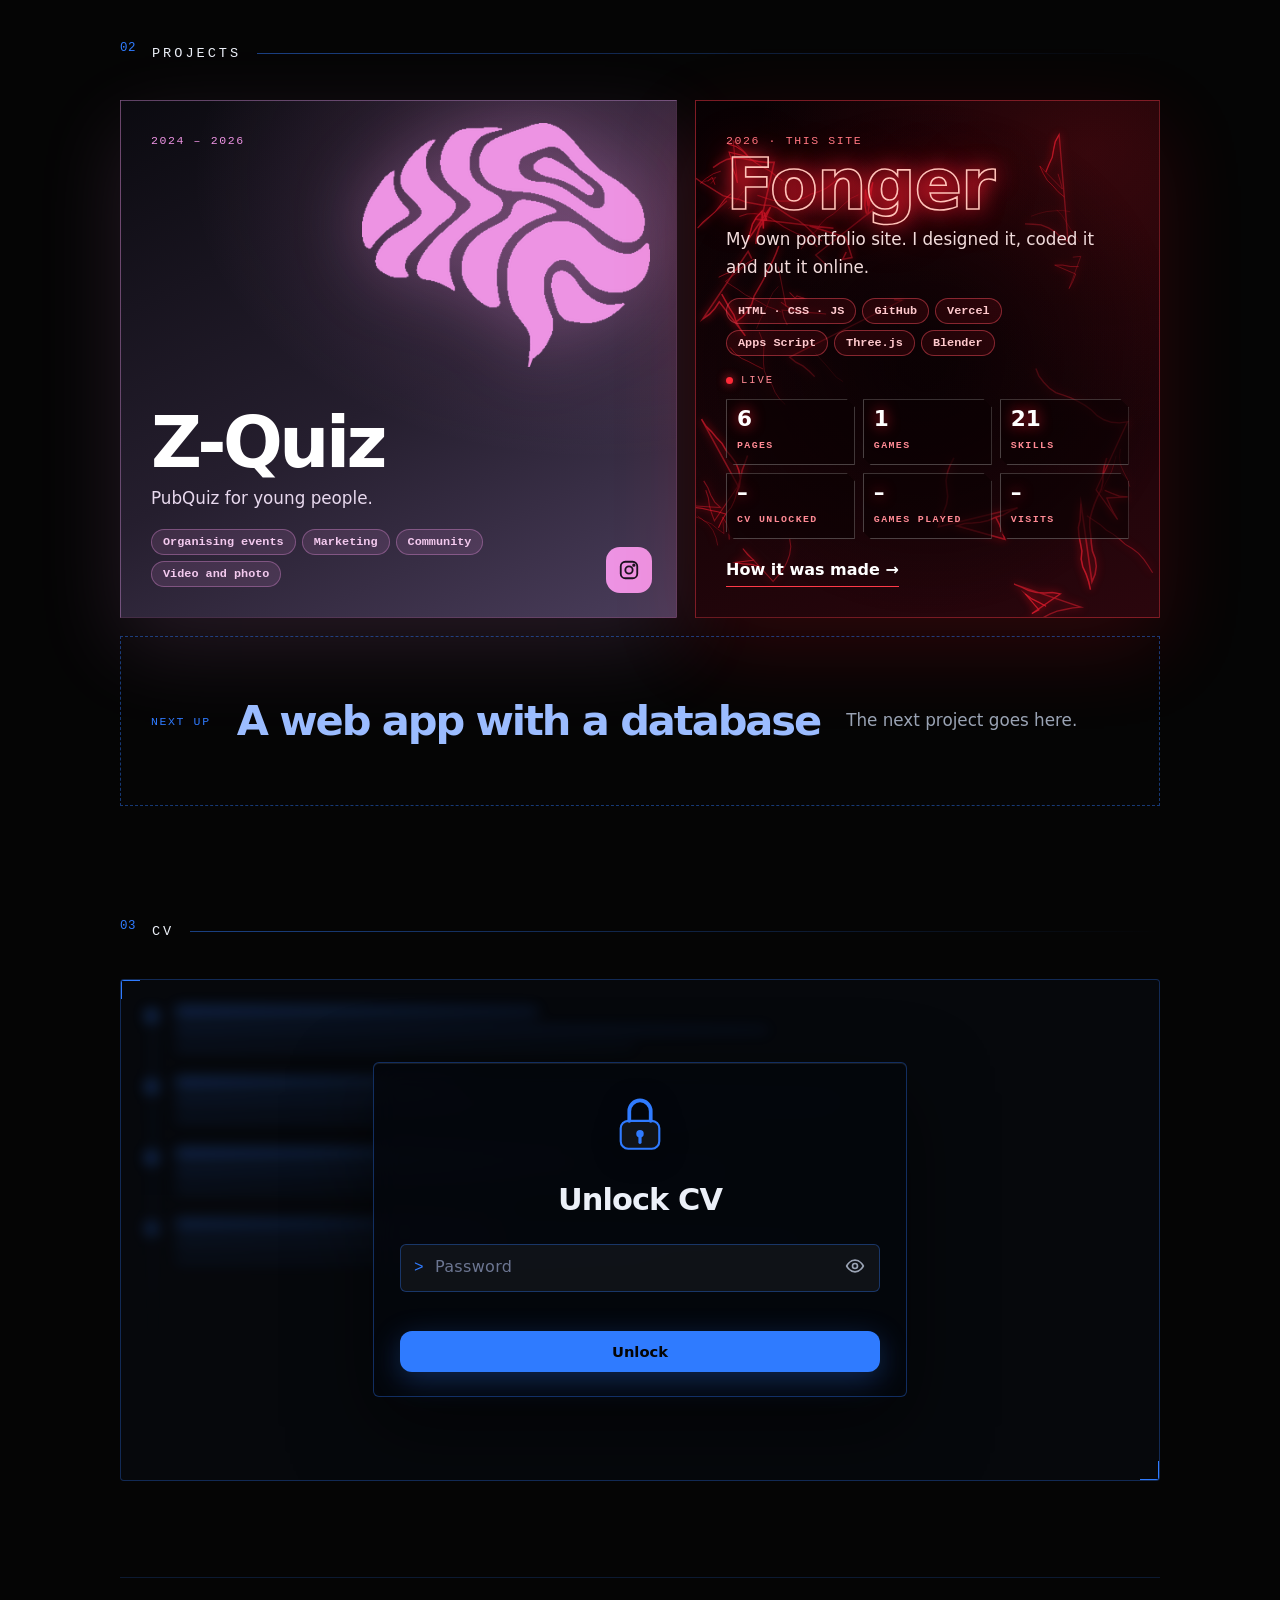
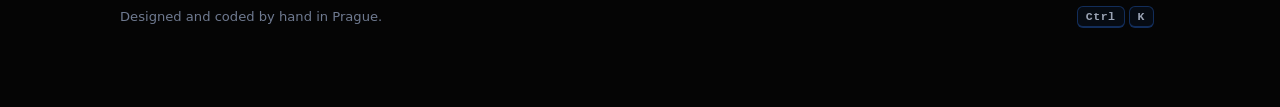
<file: experience.html>
<!DOCTYPE html>
<html lang="en" data-lang="en" data-title-en="Experience | Fonger" data-title-cs="Zkušenosti | Fonger">
<head>
  <meta charset="UTF-8">
  <meta name="viewport" content="width=device-width, initial-scale=1, viewport-fit=cover">
  <title>Experience | Fonger</title>
  <link rel="icon" href="favicon.svg" type="image/svg+xml">
  <link rel="alternate icon" href="favicon-32.png" type="image/png" sizes="32x32">
  <link rel="apple-touch-icon" href="apple-touch-icon.png">
  <meta property="og:type" content="website">
  <meta property="og:site_name" content="Fonger">
  <meta property="og:title" content="Experience | Fonger">
  <meta property="og:description" content="Adam Vávra: automation, websites and web apps.">
  <meta property="og:url" content="https://fongerproject.vercel.app/experience.html">
  <meta property="og:image" content="https://fongerproject.vercel.app/og-image.jpg">
  <meta property="og:image:width" content="1200">
  <meta property="og:image:height" content="630">
  <meta name="twitter:card" content="summary_large_image">
  <meta name="twitter:image" content="https://fongerproject.vercel.app/og-image.jpg">
  <meta name="description" content="Adam Vávra: automation, websites and web apps.">
  <meta name="theme-color" content="#050505">
  <link rel="stylesheet" href="style.css">
  <link rel="stylesheet" href="experience.css">
  <link rel="stylesheet" href="home.css">
  <link rel="expect" href="#mark" blocking="render">
  <link rel="prefetch" href="project-fonger.html">
  <script src="transition.js"></script>
  <script>document.documentElement.classList.add('js');</script>
</head>
<body class="exp">
  <canvas id="bg" aria-hidden="true"></canvas>
  <div class="scan" aria-hidden="true"></div>
  <div class="cursor" id="cur" aria-hidden="true"></div>

  <!-- Značka vlevo nahoře: zpočátku domeček, po příchodu z hlavní stránky písmeno E -->
  <a class="home" id="mark" href="index.html" aria-label="Zpět na hlavní stránku">
    <svg viewBox="0 0 24 24" fill="none" stroke="currentColor" stroke-width="2" stroke-linecap="round" stroke-linejoin="round">
      <path d="M3 11l9-8 9 8"/>
      <path d="M5 10v10h14V10"/>
      <path d="M10 20v-6h4v6"/>
    </svg>
  </a>

  <div class="progress" id="progress"></div>

  <div class="lang" role="group" aria-label="Language / Jazyk">
    <button type="button" data-l="en" aria-pressed="true">EN</button>
    <button type="button" data-l="cs" aria-pressed="false">CZ</button>
  </div>

  <nav class="snav" aria-label="Sections">
    <a href="#about" class="on"><span lang="en">About</span><span lang="cs">O mně</span></a>
    <a href="#skills"><span lang="en">Skills</span><span lang="cs">Dovednosti</span></a>
    <a href="#projects"><span lang="en">Projects</span><span lang="cs">Projekty</span></a>
    <a href="#vault">CV</a>
  </nav>

  <!-- ===== Úvod na celou šířku ===== -->
  <header class="hero" id="about">
    <div class="E" id="E" aria-hidden="true">
      <svg class="f" viewBox="0 0 100 130"><defs><linearGradient id="eg" x1="0" y1="0" x2="0" y2="1"><stop offset="0" style="stop-color:var(--e1)"/><stop offset=".55" style="stop-color:var(--e2)"/><stop offset="1" style="stop-color:var(--e3)"/></linearGradient></defs><path d="M0 0H100V24H24V53H82V77H24V106H100V130H0Z"/></svg>
    </div>
    <i class="cn"></i><i class="cn"></i><i class="cn"></i><i class="cn"></i>
    <span class="hud mono t-l">FONGER / E</span>
    <span class="hud mono t-r" id="clock">PRAHA</span>
    <span class="hud mono b-l" id="coords">X 0000 · Y 0000</span>
    <span class="hud mono b-r"><span lang="en">scroll</span><span lang="cs">scroll</span> ↓</span>

    <div class="hero-text">
      <h1 class="name" id="name" aria-label="Adam Vávra">Adam Vávra</h1>
      <p class="say" id="say"><span lang="en">Getting into websites and web apps.</span><span lang="cs">Moje cesta k tvorbě webů a webových aplikací.</span></p>
    </div>
  </header>

  <main class="wrap">

    <!-- ===== Dovednosti ===== -->
    <section id="skills">
      <div class="sec-h rv"><span class="mono">01</span><h2 data-decode><span lang="en">Skills</span><span lang="cs">Dovednosti</span></h2></div>
      <div class="mods" id="mods">
        <article class="mod rv" data-g="it">
          <h3><span lang="en">IT and tools</span><span lang="cs">IT a nástroje</span></h3>
          <ul><li data-s="m365" tabindex="0" role="button">Microsoft 365 Admin Center</li><li data-s="entra" tabindex="0" role="button">Entra ID</li><li data-s="l1" tabindex="0" role="button"><span lang="en">L1 support</span><span lang="cs">Podpora L1</span></li><li data-s="incidents" tabindex="0" role="button"><span lang="en">Incident resolution</span><span lang="cs">Řešení incidentů</span></li><li data-s="veeam" tabindex="0" role="button">Veeam Backup &amp; Replication</li><li data-s="excel" tabindex="0" role="button">Excel</li><li data-s="autocad" tabindex="0" role="button">AutoCAD</li><li data-s="video" tabindex="0" role="button"><span lang="en">Video and photo</span><span lang="cs">Video a foto</span></li><li data-s="video" tabindex="0" role="button"><span lang="en">Photo post-production</span><span lang="cs">Postprodukce fotek</span></li><li data-s="video" tabindex="0" role="button"><span lang="en">Video editing</span><span lang="cs">Střih videí</span></li></ul>
        </article>
        <article class="mod rv" style="--d:.06s" data-g="auto">
          <h3><span lang="en">Automation and AI</span><span lang="cs">Automatizace a AI</span></h3>
          <ul><li data-s="copilot" tabindex="0" role="button">Microsoft Copilot</li><li data-s="studio" tabindex="0" role="button">Copilot Studio</li><li data-s="vibe" tabindex="0" role="button">Vibecoding</li><li data-s="gas" tabindex="0" role="button">Google Apps Script</li></ul>
        </article>
        <article class="mod rv" style="--d:.12s" data-g="web">
          <h3><span lang="en">Websites</span><span lang="cs">Weby</span></h3>
          <ul><li data-s="web" tabindex="0" role="button">HTML · CSS · JavaScript</li><li data-s="github" tabindex="0" role="button">GitHub</li><li data-s="vercel" tabindex="0" role="button">Vercel</li><li data-s="three" tabindex="0" role="button">Three.js</li><li data-s="blender" tabindex="0" role="button">Blender</li></ul>
        </article>
        <article class="mod rv" style="--d:.18s" data-g="people">
          <h3><span lang="en">People and organising</span><span lang="cs">Lidé a organizace</span></h3>
          <ul><li data-s="team" tabindex="0" role="button"><span lang="en">Teamwork</span><span lang="cs">Týmová spolupráce</span></li><li data-s="partners" tabindex="0" role="button"><span lang="en">Partner relations</span><span lang="cs">Jednání s partnery</span></li><li data-s="events" tabindex="0" role="button"><span lang="en">Organising events</span><span lang="cs">Organizace akcí</span></li></ul>
        </article>
      </div>
      <p class="lit-bar mono" id="litBar" hidden><span id="litName"></span> <button type="button" id="litOff"><span lang="en">clear</span><span lang="cs">zrušit</span></button></p>
    </section>

    <!-- ===== Projekty ===== -->
    <section id="projects">
      <div class="sec-h rv"><span class="mono">02</span><h2 data-decode><span lang="en">Projects</span><span lang="cs">Projekty</span></h2></div>
      <div class="tiles">

        <article class="tile zq rv" data-tilt data-s="team people events video">
          <img class="zq-brain" src="zq-brain2.png" width="658" height="556" alt="" aria-hidden="true">
          <span class="tag mono">2024 – 2026</span>
          <h3>Z-Quiz</h3>
          <p><span lang="en">PubQuiz for young people.</span><span lang="cs">PubQuiz pro mladé.</span></p>
          <ul class="mini"><li><span lang="en">Organising events</span><span lang="cs">Pořádání akcí</span></li><li>Marketing</li><li><span lang="en">Community</span><span lang="cs">Komunita</span></li><li><span lang="en">Video and photo</span><span lang="cs">Video a foto</span></li></ul>
          <a class="ig" href="https://www.instagram.com/z__quiz" target="_blank" rel="noopener" aria-label="Instagram @z__quiz">
            <svg viewBox="0 0 24 24" fill="none" stroke="currentColor" stroke-width="2" stroke-linecap="round" stroke-linejoin="round" aria-hidden="true"><rect x="3" y="3" width="18" height="18" rx="5"/><circle cx="12" cy="12" r="4"/><circle cx="17.3" cy="6.7" r=".8" fill="currentColor"/></svg>
          </a>
        </article>

        <article class="tile fg rv" style="--d:.08s" data-tilt data-s="vibe web github vercel gas three blender">
          <span class="tag mono">2026 · <span lang="en">This site</span><span lang="cs">Tenhle web</span></span>
          <h3>Fonger</h3>
          <p><span lang="en">My own portfolio site. I designed it, coded it and put it online.</span><span lang="cs">Můj vlastní portfolio web. Navrhl jsem ho, napsal a nasadil sám.</span></p>
          <ul class="mini lite"><li>HTML · CSS · JS</li><li>GitHub</li><li>Vercel</li><li>Apps Script</li><li>Three.js</li><li>Blender</li></ul>
          <div class="lv mono">live</div>
          <div class="stats" id="stats">
            <div><b data-n="6">6</b><span><span lang="en">pages</span><span lang="cs">stránky</span></span></div>
            <div><b data-n="1">1</b><span><span lang="en">games</span><span lang="cs">hry</span></span></div>
            <div><b id="st-skills" data-n="0">0</b><span><span lang="en">skills</span><span lang="cs">dovednosti</span></span></div>
            <div><b data-remote="cv">–</b><span><span lang="en">CV unlocked</span><span lang="cs">odemčená CV</span></span></div>
            <div><b data-remote="plays">–</b><span><span lang="en">games played</span><span lang="cs">odehrané hry</span></span></div>
            <div><b data-remote="visits">–</b><span><span lang="en">visits</span><span lang="cs">návštěvy</span></span></div>
          </div>
          <div class="links">
            <a href="project-fonger.html"><span lang="en">How it was made</span><span lang="cs">Jak vznikl</span> →</a>
          </div>
        </article>

        <article class="tile next rv" style="--d:.14s" id="next">
          <span class="tag mono"><span lang="en">Next up</span><span lang="cs">Další na řadě</span></span>
          <h3 class="roll" id="roll" aria-live="off">…</h3>
          <p><span lang="en">The next project goes here.</span><span lang="cs">Tady bude další projekt.</span></p>
        </article>
      </div>
    </section>

    <!-- ===== Praxe a vzdělání (zamčeno) ===== -->
    <section id="vault">
      <div class="sec-h rv"><span class="mono">03</span><h2 data-decode>CV</h2></div>
      <div class="vault-wrap">
        <div class="locked rv" id="locked">
          <div class="ghost" aria-hidden="true">
            <div class="g-row"><b style="width:38%"></b><b style="width:62%"></b><b style="width:48%"></b></div>
            <div class="g-row"><b style="width:30%"></b><b style="width:70%"></b><b style="width:55%"></b></div>
            <div class="g-row"><b style="width:42%"></b><b style="width:58%"></b><b style="width:36%"></b></div>
            <div class="g-row"><b style="width:34%"></b><b style="width:66%"></b><b style="width:50%"></b></div>
          </div>

          <form class="gate" id="gate" autocomplete="off">
            <svg class="lock" id="lock" viewBox="0 0 48 56" aria-hidden="true">
              <path class="shackle" d="M14 26V17a10 10 0 0 1 20 0v9" fill="none" stroke="currentColor" stroke-width="3.5" stroke-linecap="round"/>
              <rect x="6" y="26" width="36" height="26" rx="7" fill="rgba(255,255,255,.06)" stroke="currentColor" stroke-width="2"/>
              <circle cx="24" cy="38" r="3.5" fill="currentColor"/>
              <path d="M24 40v6" stroke="currentColor" stroke-width="3" stroke-linecap="round"/>
            </svg>
            <h3><span lang="en">Unlock CV</span><span lang="cs">Odemknout CV</span></h3>
            <div class="field">
              <span class="prompt mono" aria-hidden="true">&gt;</span>
              <label for="pw" style="position:absolute;left:-9999px"><span lang="en">Password</span><span lang="cs">Heslo</span></label>
              <input id="pw" name="pw" type="password" autocapitalize="off" autocorrect="off" spellcheck="false" placeholder="Password" data-ph-en="Password" data-ph-cs="Heslo" required>
              <button class="eye" id="eye" type="button" aria-label="Show password">
                <svg viewBox="0 0 24 24" fill="none" stroke="currentColor" stroke-width="2" stroke-linecap="round" stroke-linejoin="round"><path d="M2 12s3.6-7 10-7 10 7 10 7-3.6 7-10 7S2 12 2 12z"/><circle cx="12" cy="12" r="3"/></svg>
              </button>
            </div>
            <p class="err" id="err" role="alert" aria-live="assertive"></p>
            <button class="btn primary" id="go" type="submit"><span><span lang="en">Unlock</span><span lang="cs">Odemknout</span></span></button>
            <pre class="stream mono" id="stream" aria-hidden="true"></pre>
          </form>
        </div>
        <div id="open" hidden></div>
      </div>
    </section>

    <footer>
      <span><span lang="en">Designed and coded by hand in Prague.</span><span lang="cs">Navrženo a napsáno ručně v Praze.</span></span>
      <button class="kbd-hint mono" id="palOpen" type="button" aria-label="Command menu"><kbd>Ctrl</kbd><kbd>K</kbd></button>
    </footer>
  </main>

  <!-- Příkazová paleta (Ctrl+K nebo /) -->
  <div class="pal" id="pal" hidden role="dialog" aria-modal="true" aria-label="Command menu">
    <div class="pal-box">
      <div class="pal-in"><span class="mono">&gt;</span><input id="palIn" type="text" autocomplete="off" spellcheck="false" placeholder="Type a command…" data-ph-en="Type a command…" data-ph-cs="Napiš příkaz…"><kbd>esc</kbd></div>
      <ul id="palList" role="listbox"></ul>
    </div>
  </div>
  <div class="toast" id="toast" role="status" aria-live="polite"></div>

  <script src="experience.js"></script>
  <script src="vault.js"></script>
  <script src="stats.js"></script>
  <script src="home.js"></script>
</body>
</html>
</file>
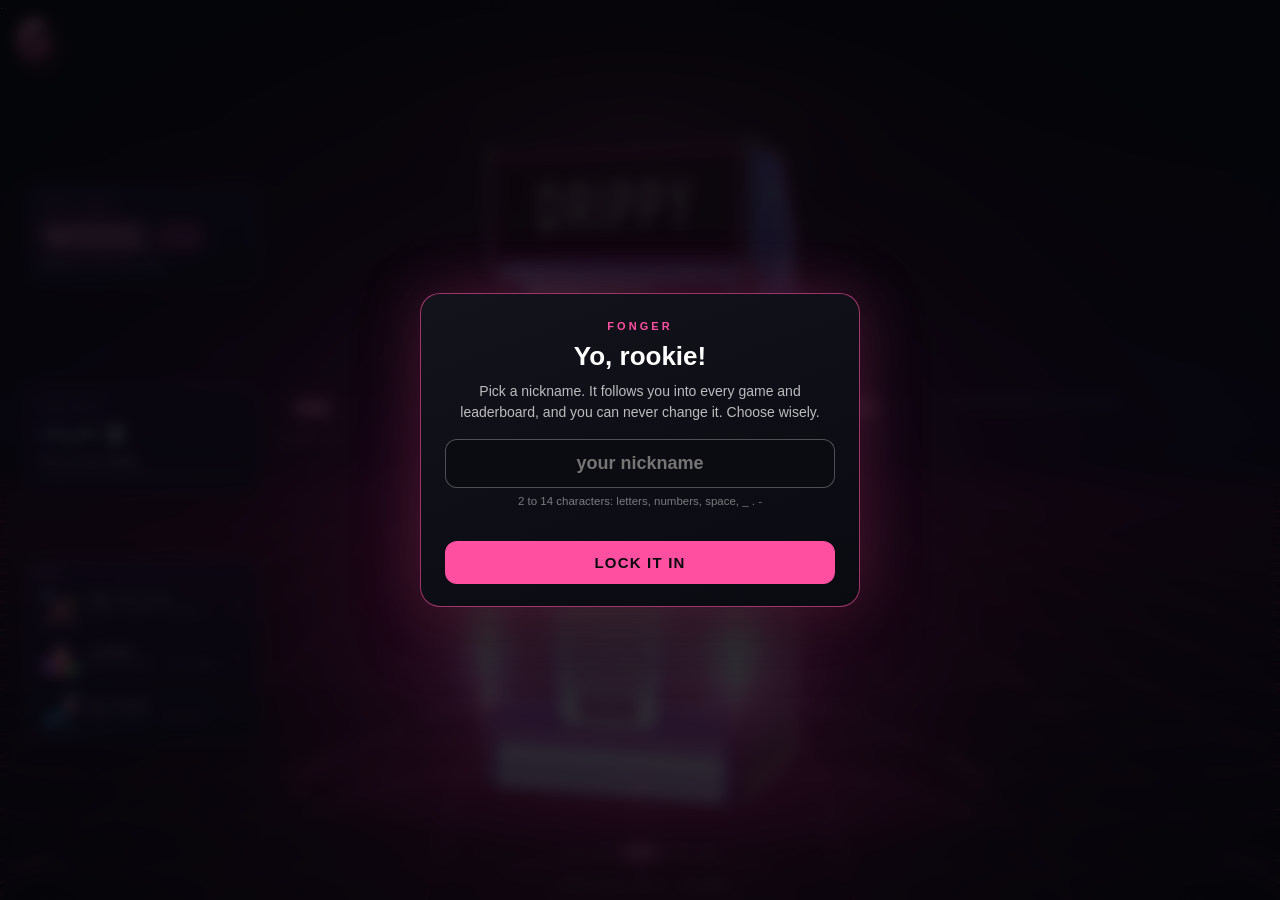
<file: game.html>
<!DOCTYPE html>
<html lang="cs">
<head>
  <meta charset="UTF-8">
  <meta name="viewport" content="width=device-width, initial-scale=1, viewport-fit=cover">
  <title>Drippy | Fonger</title>
  <link rel="stylesheet" href="style.css">
  <link rel="expect" href="#mark" blocking="render">
  <script src="transition.js"></script>
  <script src="stats.js"></script>
  <script src="nick.js?v=3" data-accent="#ff4fa0"></script>
  <style>
    /* Úhel pro točící se rámečky v tabuli */
    @property --ang { syntax: '<angle>'; inherits: false; initial-value: 0deg; }
    @keyframes spin { to { --ang: 360deg; } }

    /* Barvy pruhů nad a pod hřištěm v celoobrazovkovém režimu (mění se podle úrovně) */
    @property --bar-top { syntax: '<color>'; inherits: true; initial-value: #060c1f; }
    @property --bar-bot { syntax: '<color>'; inherits: true; initial-value: #101c3a; }

    body {
      box-sizing: border-box;
      overflow-x: hidden;
      place-items: center;
      padding: 10px 28px;
      -webkit-touch-callout: none;
    }

    .home { z-index: 40; }

    button { touch-action: manipulation; }

    /* Jemná záře za automatem: modrá uprostřed, růžová u nápisu */
    body::after {
      content: "";
      position: fixed;
      inset: 0;
      z-index: 1;
      pointer-events: none;
      background:
        radial-gradient(ellipse 30% 16% at 50% 14%, rgba(255, 90, 170, 0.12), transparent 70%),
        radial-gradient(ellipse 40% 55% at 50% 50%, rgba(60, 120, 220, 0.14), transparent 70%);
    }

    /* ======================================================
       AUTOMAT (nakreslený lehkými čarami)
       ====================================================== */
    .stage { position: relative; }

    .machine {
      /* poměr skříně je 56 : 86, výška se přizpůsobí oknu; --u je jedna jednotka (1/560 šířky) */
      --ch: min(calc(100vh - 56px), calc((100vw - 56px) * 86 / 56), 1100px);
      --cw: calc(var(--ch) * 56 / 86);
      --u: calc(var(--cw) / 560);
      position: relative;
      z-index: 20;
      display: grid;
      justify-items: center;
      transform: translateY(115vh);                   /* na začátku schovaný pod okrajem */
    }

    @supports (height: 100svh) {
      .machine { --ch: min(calc(100svh - 56px), calc((100vw - 56px) * 86 / 56), 1100px); }
    }

    .machine.rise {
      transform: none;
      transition: transform 1s cubic-bezier(0.2, 1.05, 0.3, 1) 0.15s;
    }

    .machine.shown { transform: none; transition: none; }

    .cab {
      position: relative;
      width: var(--cw);
      height: var(--ch);
    }

    /* Čáry automatu: tenké, průhledné, světle modré. Dole se plynule vytrácejí. */
    .cab-lines {
      position: absolute;
      inset: 0;
      width: 100%;
      height: 100%;
      overflow: visible;
      pointer-events: none;
      fill: none;
      stroke: rgba(130, 198, 255, 0.62);
      stroke-width: 1.3;
      stroke-linejoin: round;
      stroke-linecap: round;
      filter: drop-shadow(0 0 3px rgba(90, 170, 255, 0.6)) drop-shadow(0 0 12px rgba(60, 130, 255, 0.25));
      -webkit-mask-image: linear-gradient(to bottom, #000 0%, #000 86%, transparent 99%);
      mask-image: linear-gradient(to bottom, #000 0%, #000 86%, transparent 99%);
    }

    .cab-lines * { vector-effect: non-scaling-stroke; }
    .cab-lines .soft { stroke: rgba(130, 198, 255, 0.28); }
    .cab-lines .pink { stroke: rgba(255, 150, 205, 0.85); }
    .cab-lines .body { fill: url(#cabFill); }

    .cab-lines text {
      fill: rgba(150, 210, 255, 0.75);
      stroke: none;
      font: 700 9px system-ui, sans-serif;
      letter-spacing: 2.5px;
      text-anchor: middle;
      animation: blink 1.6s steps(2, jump-none) infinite;
    }

    /* ---------- Nápis DRIPPY: růžový led s kapkami vody ---------- */
    .marquee {
      --mh: calc(var(--u) * 66);                      /* výška písmen v nápisu */
      position: absolute;
      left: 16.071%;
      top: 2.326%;
      width: 67.857%;
      height: 11.395%;
      display: grid;
      place-items: center;
      border-radius: calc(var(--u) * 14);
      background: linear-gradient(180deg, rgba(255, 110, 185, 0.14), rgba(24, 8, 28, 0.55));
      box-shadow:
        inset 0 0 calc(var(--u) * 22) rgba(255, 110, 190, 0.2),
        0 0 calc(var(--u) * 18) rgba(255, 90, 170, 0.2);
    }

    .word {
      display: flex;
      align-items: center;
      justify-content: center;
      gap: calc(var(--mh) * 0.1);
    }

    /* Písmena po otevření automatu jedno po druhém vyskočí, pak stojí v klidu */
    .ml { display: block; opacity: 0; }

    .machine.rise .ml {
      animation: popin 0.55s cubic-bezier(0.2, 1.4, 0.4, 1) forwards;
      animation-delay: calc(1s + var(--n) * 0.08s);
    }

    .machine.shown .ml {
      animation: popin 0.55s cubic-bezier(0.2, 1.4, 0.4, 1) forwards;
      animation-delay: calc(0.1s + var(--n) * 0.08s);
    }

    @keyframes popin {
      0%   { opacity: 0; transform: translateY(calc(var(--u) * 14)) scale(0.6); }
      100% { opacity: 1; transform: none; }
    }

    .mg {
      display: block;
      overflow: visible;
      width: calc(var(--mh) * 0.7);
      height: var(--mh);
      filter: drop-shadow(0 calc(var(--u) * 2) calc(var(--u) * 3) rgba(0, 0, 0, 0.55));
    }

    .mg-body {
      fill: url(#iceGrad) #ff7fbf;
      filter: url(#iceFx);
    }

    /* Kapky vody: narostou na konci kapky, odtrhnou se a spadnou */
    .wdrop {
      fill: url(#waterGrad);
      opacity: 0;
      transform-box: fill-box;
      transform-origin: 50% 0;
      animation: wfall var(--fd, 5s) linear infinite;
      animation-delay: var(--fl, 0s);
    }

    @keyframes wfall {
      0%   { transform: scale(0); opacity: 0; animation-timing-function: ease-out; }
      35%  { transform: scale(1); opacity: 1; animation-timing-function: cubic-bezier(0.5, 0, 0.9, 0.5); }
      80%  { transform: translateY(46px) scale(0.9, 1.25); opacity: 1; }
      100% { transform: translateY(58px) scale(0.8, 1.3); opacity: 0; }
    }

    /* ---------- Obrazovka ---------- */
    .screen {
      position: absolute;
      left: 14.286%;
      top: 17.209%;
      width: 71.429%;
      height: 62.016%;
      border-radius: calc(var(--u) * 10);
      overflow: hidden;
      background: #060b16;
      box-shadow: 0 0 0 1px rgba(130, 198, 255, 0.55), 0 0 calc(var(--u) * 28) rgba(80, 160, 255, 0.3);
      user-select: none;
      -webkit-user-select: none;
    }

    /* Sklo obrazovky: odlesk a jemné linky */
    .glass {
      position: absolute;
      inset: 0;
      z-index: 6;
      pointer-events: none;
      border-radius: inherit;
      background:
        linear-gradient(135deg, rgba(190, 225, 255, 0.1) 0%, rgba(190, 225, 255, 0) 30%),
        repeating-linear-gradient(to bottom, rgba(0, 0, 0, 0.1) 0 1px, transparent 1px 3px);
      box-shadow: inset 0 0 calc(var(--u) * 30) rgba(0, 0, 0, 0.6);
    }

    .pane {
      position: absolute;
      inset: 0;
      display: none;
    }

    .pane.show { display: block; }

    #paneGame { touch-action: none; }

    canvas {
      display: block;
      width: 100%;
      height: 100%;
      image-rendering: pixelated;
      image-rendering: crisp-edges;
    }

    /* Čas nahoře při hře */
    .hud {
      position: absolute;
      top: calc(var(--u) * 10);
      left: 0;
      right: 0;
      text-align: center;
      pointer-events: none;
      font-variant-numeric: tabular-nums;
    }

    #timeEl {
      display: block;
      font-size: max(20px, calc(var(--u) * 38));
      font-weight: 800;
      background-image: linear-gradient(180deg, #ffffff 0%, #c4c8d8 55%, #7d8399 100%);
      -webkit-background-clip: text;
      background-clip: text;
      color: transparent;
      filter: drop-shadow(0 2px 4px rgba(0, 0, 0, 0.7));
    }

    #bestEl {
      display: block;
      margin-top: 1px;
      font-size: max(9px, calc(var(--u) * 10));
      letter-spacing: 0.1em;
      color: rgba(190, 225, 255, 0.55);
    }

    .weekline {
      position: absolute;
      left: calc(var(--u) * 10);
      top: calc(var(--u) * 2);
      font-size: max(8px, calc(var(--u) * 8.5));
      letter-spacing: 0.1em;
      color: rgba(190, 225, 255, 0.4);
    }

    /* Překryvné obrazovky ve hře */
    .overlay {
      position: absolute;
      inset: 0;
      display: none;
      flex-direction: column;
      align-items: center;
      justify-content: center;
      gap: calc(var(--u) * 12);
      padding: calc(var(--u) * 16);
      text-align: center;
      background: rgba(5, 10, 22, 0.78);
    }

    .overlay.show { display: flex; }
    .overlay.clear { background: transparent; pointer-events: none; }

    .ov-title {
      font-size: max(24px, calc(var(--u) * 44));
      font-weight: 900;
      letter-spacing: -0.01em;
      background-image: linear-gradient(180deg, #ffb3dc 0%, #ff4fa6 100%);
      -webkit-background-clip: text;
      background-clip: text;
      color: transparent;
      filter: drop-shadow(0 0 calc(var(--u) * 8) rgba(255, 90, 170, 0.55));
    }

    .ov-text { margin: 0; font-size: max(11px, calc(var(--u) * 15)); color: var(--ink); }
    .ov-small { margin: 0; font-size: max(9px, calc(var(--u) * 11)); letter-spacing: 0.08em; color: rgba(190, 225, 255, 0.6); }

    .blink { animation: blink 1.2s steps(2, jump-none) infinite; }
    @keyframes blink { 50% { opacity: 0.25; } }

    .count-num {
      font-size: calc(var(--u) * 130);
      font-weight: 900;
      background-image: linear-gradient(180deg, #ffb3dc 0%, #ff4fa6 100%);
      -webkit-background-clip: text;
      background-clip: text;
      color: transparent;
      filter: drop-shadow(0 6px 12px rgba(0, 0, 0, 0.7));
    }

    .over-time {
      font-size: max(30px, calc(var(--u) * 62));
      font-weight: 800;
      font-variant-numeric: tabular-nums;
      background-image: linear-gradient(180deg, #ffffff 0%, #c4c8d8 50%, #6f7590 100%);
      -webkit-background-clip: text;
      background-clip: text;
      color: transparent;
    }

    .btn {
      padding: calc(var(--u) * 10) calc(var(--u) * 26);
      border: 1px solid rgba(160, 215, 255, 0.6);
      border-radius: 999px;
      background: rgba(130, 198, 255, 0.1);
      color: #e4f3ff;
      font: inherit;
      font-size: max(12px, calc(var(--u) * 15));
      font-weight: 700;
      cursor: pointer;
      box-shadow: 0 0 10px rgba(100, 180, 255, 0.2);
      transition: background 0.2s ease, transform 0.15s ease;
    }

    .btn:hover, .btn:focus-visible { background: rgba(130, 198, 255, 0.22); outline: none; }
    .btn:active { transform: scale(0.97); }
    .btn:disabled { opacity: 0.45; cursor: default; }

    .name-form { display: flex; gap: calc(var(--u) * 8); align-items: stretch; flex-wrap: wrap; justify-content: center; }

    .name-form input {
      width: max(120px, calc(var(--u) * 170));
      padding: calc(var(--u) * 10) calc(var(--u) * 14);
      border: 1px solid rgba(160, 215, 255, 0.4);
      border-radius: 999px;
      background: rgba(0, 0, 0, 0.35);
      color: #e4f3ff;
      font: inherit;
      font-size: 16px;                     /* 16px = iPhone nezoomuje při psaní */
      text-align: center;
      outline: none;
    }

    .name-form input:focus { border-color: rgba(190, 230, 255, 0.85); }

    /* ======================================================
       SCORE: pódium, seznam a karta nejlepšího hráče
       ====================================================== */
    .scroll {
      height: 100%;
      overflow-y: auto;
      box-sizing: border-box;              /* ať padding nepřetéká a jde doscrollovat úplně dolů */
      padding: calc(var(--u) * 22) calc(var(--u) * 18) calc(var(--u) * 40);
      background: rgba(5, 10, 22, 0.94);
      text-align: left;
      scrollbar-width: thin;
      scrollbar-color: rgba(150, 210, 255, 0.3) transparent;
      touch-action: pan-y;
    }

    .scroll h2 {
      margin: 0 0 calc(var(--u) * 9);
      font-size: max(10px, calc(var(--u) * 12));
      font-weight: 700;
      letter-spacing: 0.14em;
      color: #ffa8d6;
    }

    .scroll h2 small {
      margin-left: 6px;
      font-weight: 500;
      letter-spacing: 0.06em;
      color: rgba(190, 225, 255, 0.45);
    }

    .scroll section + section { margin-top: calc(var(--u) * 22); }
    .scroll ol { margin: 0; padding: 0; list-style: none; }

    .row {
      display: grid;
      grid-template-columns: 1.6em 1fr auto;
      gap: calc(var(--u) * 8);
      padding: calc(var(--u) * 5) calc(var(--u) * 8);
      border-radius: 8px;
      font-size: max(11px, calc(var(--u) * 14));
      font-variant-numeric: tabular-nums;
    }

    .row .rank { color: rgba(190, 225, 255, 0.45); }
    .row .name { overflow: hidden; text-overflow: ellipsis; white-space: nowrap; color: var(--ink); }
    .row .time { color: #ffffff; font-weight: 700; }
    .row.me { background: rgba(255, 130, 195, 0.16); }
    .row.empty { grid-template-columns: 1fr; color: rgba(190, 225, 255, 0.4); font-size: max(10px, calc(var(--u) * 12)); }
    .row.gap { color: rgba(190, 225, 255, 0.35); padding-top: 0; padding-bottom: 0; }

    .empty-note { margin: calc(var(--u) * 8) 0; font-size: max(10px, calc(var(--u) * 12)); color: rgba(190, 225, 255, 0.4); }

    .note { margin: calc(var(--u) * 18) 0 0; font-size: max(9px, calc(var(--u) * 10.5)); line-height: 1.5; color: rgba(190, 225, 255, 0.45); }

    .lang { display: flex; justify-content: flex-end; gap: calc(var(--u) * 6); margin-bottom: calc(var(--u) * 14); }
    .lang button {
      min-height: max(26px, calc(var(--u) * 28));
      padding: 0 calc(var(--u) * 12);
      border: 1px solid rgba(160, 215, 255, 0.35);
      border-radius: 999px;
      background: transparent;
      color: rgba(190, 225, 255, 0.6);
      font: 700 max(10px, calc(var(--u) * 11)) system-ui, sans-serif;
      letter-spacing: 0.12em;
      cursor: pointer;
    }
    .lang button.on { color: #ffffff; background: rgba(255, 130, 195, 0.22); border-color: #ffa8d6; }

    /* Obrázky v pravidlech jsou malá plátna zvětšená bez vyhlazení */
    .ico {
      display: block;
      flex: none;
      width: calc(var(--u) * 112);
      height: auto;
      image-rendering: pixelated;
      border-radius: 8px;
      border: 1px solid rgba(160, 215, 255, 0.2);
    }

    .how { display: flex; gap: calc(var(--u) * 12); align-items: center; }
    .how-t p { margin: 0; }

    .ctrl { list-style: none; margin: calc(var(--u) * 12) 0 0; padding: 0; display: grid; gap: calc(var(--u) * 8); }
    .ctrl li { display: grid; grid-template-columns: 5.2em 1fr; gap: calc(var(--u) * 8); align-items: baseline; font-size: max(11px, calc(var(--u) * 13)); line-height: 1.5; color: rgba(225, 240, 255, 0.82); }
    .ctrl .ck { font-weight: 700; letter-spacing: 0.08em; color: #ffa8d6; font-size: max(9px, calc(var(--u) * 10.5)); text-transform: uppercase; }
    .key {
      display: inline-block;
      min-width: 1.6em;
      margin-right: 0.25em;
      padding: 0.05em 0.35em;
      border: 1px solid rgba(160, 215, 255, 0.55);
      border-bottom-width: 2px;
      border-radius: 5px;
      background: rgba(255, 255, 255, 0.06);
      text-align: center;
      font-weight: 700;
      color: #ffffff;
    }
    .rules p.tip { margin-top: calc(var(--u) * 12); color: rgba(190, 225, 255, 0.6); font-size: max(10.5px, calc(var(--u) * 12.5)); }

    .rules p + .lvs { margin-top: calc(var(--u) * 12); }
    .lvs { list-style: none; margin: 0; padding: 0; display: grid; gap: calc(var(--u) * 10); }
    .lvs li { display: flex; gap: calc(var(--u) * 12); align-items: center; }
    .lvs .ln { font-weight: 700; letter-spacing: 0.1em; font-size: max(10.5px, calc(var(--u) * 12.5)); }
    .lvs .ltime { margin-left: 0.7em; font-weight: 500; letter-spacing: 0.04em; color: rgba(190, 225, 255, 0.5); font-variant-numeric: tabular-nums; }
    .lvs .lnote { margin-top: 2px; font-size: max(10.5px, calc(var(--u) * 12.5)); line-height: 1.4; color: rgba(225, 240, 255, 0.78); }

    .gears { display: flex; justify-content: space-between; gap: calc(var(--u) * 6); }
    .gv { flex: 1; text-align: center; }
    .gv canvas { display: block; margin: 0 auto; width: calc(var(--u) * 64); height: calc(var(--u) * 64); image-rendering: pixelated; }
    .gcap { margin-top: 2px; font-size: max(9px, calc(var(--u) * 10.5)); font-weight: 700; letter-spacing: 0.08em; color: rgba(225, 240, 255, 0.8); }

    .rules p { margin: 0; font-size: max(11px, calc(var(--u) * 13.5)); line-height: 1.55; color: rgba(225, 240, 255, 0.82); }
    .rules p b { color: #ffffff; }

    /* Barvy jednotlivých výbav (pódium, karta, tečky) */
    .pod, .alltime, .prow { --rgb: 130, 198, 255; --c: #cfe6ff; }
    .g-red     { --rgb: 255, 45, 79;   --c: #ff6a80; }
    .g-purple  { --rgb: 168, 85, 255;  --c: #cfa6ff; }
    .g-green   { --rgb: 45, 255, 138;  --c: #6dffae; }
    .g-diamond { --rgb: 150, 215, 255; --c: #d8efff; }

    .podium {
      display: grid;
      grid-template-columns: repeat(3, 1fr);
      gap: calc(var(--u) * 8);
      align-items: end;
      margin: calc(var(--u) * 6) 0 calc(var(--u) * 14);
    }

    .pod {
      display: flex;
      flex-direction: column;
      align-items: center;
      min-width: 0;
      text-align: center;
    }

    .av {
      display: block;
      flex: none;
      width: calc(var(--u) * 92);
      height: calc(var(--u) * 92);
      image-rendering: pixelated;
      image-rendering: crisp-edges;
      filter: drop-shadow(0 0 calc(var(--u) * 8) rgba(var(--rgb), 0.45));
    }

    .pname {
      display: flex;
      align-items: center;
      justify-content: center;
      gap: 4px;
      max-width: 100%;
      font-size: max(10px, calc(var(--u) * 14));
      font-weight: 700;
      color: #ffffff;
    }

    .pn { min-width: 0; overflow: hidden; text-overflow: ellipsis; white-space: nowrap; }

    .you {
      flex: none;
      padding: 1px 6px;
      border: 1px solid rgba(255, 130, 195, 0.6);
      border-radius: 999px;
      background: rgba(255, 130, 195, 0.22);
      color: #ffd1ea;
      font-size: max(7px, calc(var(--u) * 8));
      font-weight: 700;
      letter-spacing: 0.08em;
    }

    .ptime {
      margin-bottom: calc(var(--u) * 6);
      font-size: max(10px, calc(var(--u) * 13));
      font-weight: 700;
      font-variant-numeric: tabular-nums;
      color: var(--c);
      text-shadow: 0 0 calc(var(--u) * 8) rgba(var(--rgb), 0.7);
    }

    .pblock {
      position: relative;
      width: 100%;
      overflow: hidden;
      display: grid;
      place-items: center;
      border: 1px solid rgba(var(--rgb), 0.8);
      border-bottom: 0;
      border-radius: calc(var(--u) * 8) calc(var(--u) * 8) 0 0;
      background: linear-gradient(180deg, rgba(var(--rgb), 0.24), rgba(var(--rgb), 0.05));
      box-shadow: 0 0 calc(var(--u) * 16) rgba(var(--rgb), 0.35), inset 0 0 calc(var(--u) * 14) rgba(var(--rgb), 0.2);
    }

    .pod-1 .pblock { height: calc(var(--u) * 64); }
    .pod-2 .pblock { height: calc(var(--u) * 46); }
    .pod-3 .pblock { height: calc(var(--u) * 34); }

    .pnum {
      position: relative;
      z-index: 2;
      font-size: max(18px, calc(var(--u) * 30));
      font-weight: 900;
      color: var(--c);
      text-shadow: 0 0 calc(var(--u) * 10) rgba(var(--rgb), 0.9);
    }

    .pod.empty .pblock { opacity: 0.4; }
    .pod.empty .pnum { opacity: 0.6; }

    /* Efekty bloků: každé místo má vlastní */
    .pblock::before, .pblock::after {
      content: '';
      position: absolute;
      inset: 0;
      pointer-events: none;
    }

    /* Červená: oheň a žhavé jiskry */
    .g-red .pblock { animation: flame 1.7s ease-in-out infinite; }

    .g-red .pblock::before {
      background:
        radial-gradient(circle at 20% 50%, #ffb03c 0 1.5px, transparent 2.5px),
        radial-gradient(circle at 70% 20%, #ff2d4f 0 1.5px, transparent 2.5px),
        radial-gradient(circle at 45% 80%, #ffd36b 0 1px, transparent 2px);
      background-size: 34px 46px, 41px 52px, 27px 38px;
      animation: embers 2.4s linear infinite;
    }

    .g-red .pblock::after {
      background: linear-gradient(to top, rgba(255, 60, 40, 0.4), transparent 65%);
      animation: flicker 0.9s ease-in-out infinite alternate;
    }

    @keyframes embers { to { background-position: 0 -46px, 0 -52px, 0 -38px; } }
    @keyframes flicker { from { opacity: 0.45; } to { opacity: 1; } }
    @keyframes flame {
      0%, 100% {
        box-shadow: 0 0 calc(var(--u) * 14) rgba(255, 45, 79, 0.35), inset 0 0 calc(var(--u) * 12) rgba(255, 45, 79, 0.2);
      }
      50% {
        box-shadow: 0 0 calc(var(--u) * 26) rgba(255, 90, 40, 0.6), inset 0 0 calc(var(--u) * 18) rgba(255, 90, 40, 0.3);
      }
    }

    /* Fialová: kometa obíhá po okraji a obraz občas "glitchne" */
    .g-purple .pblock::before,
    .g-diamond .pblock::before,
    .alltime.g-diamond::before {
      padding: 1.5px;
      border-radius: inherit;
      -webkit-mask: linear-gradient(#000 0 0) content-box, linear-gradient(#000 0 0);
      -webkit-mask-composite: xor;
      mask: linear-gradient(#000 0 0) content-box, linear-gradient(#000 0 0);
      mask-composite: exclude;
      animation: spin 3s linear infinite;
    }

    .g-purple .pblock::before {
      background: conic-gradient(from var(--ang), rgba(168, 85, 255, 0.15) 0 55%, #b07dff 78%, #ffffff 90%, rgba(168, 85, 255, 0.15) 100%);
    }

    .g-purple .pblock::after {
      background: repeating-linear-gradient(0deg, rgba(168, 85, 255, 0.14) 0 2px, transparent 2px 6px);
      animation: glitch 3.2s steps(1) infinite;
    }

    @keyframes glitch {
      0%, 100% { transform: none; }
      12% { transform: translateX(3px); }
      14% { transform: translateX(-2px); }
      16% { transform: none; }
      60% { transform: translateX(-3px) skewX(-6deg); }
      62% { transform: none; }
    }

    /* Zelená: elektrický výboj a pobíhající paprsek */
    .g-green .pblock::before {
      inset: 0 0 auto 0;
      height: 2px;
      background: linear-gradient(90deg, transparent, rgba(220, 255, 235, 0.95), transparent);
      animation: scanY 2.1s linear infinite;
    }

    .g-green .pblock::after { animation: zap 2.6s steps(1) infinite; }

    @keyframes scanY { from { top: -2px; } to { top: 100%; } }
    @keyframes zap {
      0%, 9%, 52%, 59%, 100% { box-shadow: inset 0 0 0 1px rgba(45, 255, 138, 0.9), inset 0 0 12px rgba(45, 255, 138, 0.25); }
      7%, 57% { box-shadow: inset 0 0 0 1px #eafff2, inset 0 0 20px rgba(190, 255, 215, 0.7); }
      50% { box-shadow: inset 0 0 0 1px #eafff2, inset 0 0 24px rgba(190, 255, 215, 0.8); }
    }

    /* Diamant: duhový rám a lesk, který přejíždí přes blok */
    .g-diamond .pblock::before,
    .alltime.g-diamond::before {
      background: conic-gradient(from var(--ang), #ff7ad9, #7ad7ff, #8affc1, #fff59a, #ff7ad9);
    }

    .g-diamond .pblock::after,
    .alltime.g-diamond::after {
      background: linear-gradient(115deg, transparent 38%, rgba(255, 255, 255, 0.5) 50%, transparent 62%);
      background-size: 260% 100%;
      animation: sweep 3s ease-in-out infinite;
    }

    @keyframes sweep { from { background-position: 130% 0; } to { background-position: -30% 0; } }

    /* Karta ALL-TIME */
    .alltime {
      position: relative;
      overflow: hidden;
      display: flex;
      align-items: center;
      gap: calc(var(--u) * 14);
      padding: calc(var(--u) * 10) calc(var(--u) * 14);
      border-radius: calc(var(--u) * 12);
      background: linear-gradient(135deg, rgba(var(--rgb), 0.16), rgba(10, 20, 40, 0.4));
      box-shadow: 0 0 calc(var(--u) * 20) rgba(var(--rgb), 0.3), inset 0 0 calc(var(--u) * 16) rgba(var(--rgb), 0.15);
    }

    .alltime.g-diamond::before,
    .alltime.g-diamond::after {
      content: '';
      position: absolute;
      inset: 0;
      pointer-events: none;
    }

    .alltime .av { width: calc(var(--u) * 76); height: calc(var(--u) * 76); }
    .ainfo { position: relative; z-index: 2; min-width: 0; }
    .alabel { font-size: max(8px, calc(var(--u) * 9.5)); font-weight: 700; letter-spacing: 0.16em; color: var(--c); }
    .aname { display: flex; align-items: center; gap: 6px; margin-top: 2px; font-size: max(13px, calc(var(--u) * 20)); font-weight: 800; color: #ffffff; }
    .atime { margin-top: 2px; font-size: max(11px, calc(var(--u) * 15)); font-weight: 700; font-variant-numeric: tabular-nums; color: var(--c); }

    /* Minulý týden: tlumené barvy */
    .prow {
      display: grid;
      grid-template-columns: auto 1.8em 1fr auto;
      gap: calc(var(--u) * 8);
      align-items: center;
      padding: calc(var(--u) * 5) calc(var(--u) * 8);
      font-size: max(11px, calc(var(--u) * 14));
      font-variant-numeric: tabular-nums;
      opacity: 0.75;
    }

    .prow .dot {
      width: calc(var(--u) * 9);
      height: calc(var(--u) * 9);
      border-radius: 50%;
      background: var(--c);
      box-shadow: 0 0 calc(var(--u) * 6) rgba(var(--rgb), 0.8);
    }

    .prow .rank { color: rgba(190, 225, 255, 0.5); }
    .prow .name { overflow: hidden; text-overflow: ellipsis; white-space: nowrap; color: var(--ink); }
    .prow .time { color: #ffffff; font-weight: 700; }

    /* ---------- Úrovně: štítek nahoře a nápis při změně ---------- */
    #lvlEl {
      display: block;
      margin-top: 2px;
      font-size: max(8px, calc(var(--u) * 9));
      font-weight: 700;
      letter-spacing: 0.14em;
      color: var(--lc, #8fd0ff);
      text-shadow: 0 0 calc(var(--u) * 8) var(--lc, #8fd0ff);
    }

    #windEl {
      display: block;
      min-height: 1.2em;
      margin-top: 1px;
      font-size: max(8px, calc(var(--u) * 9));
      font-weight: 700;
      letter-spacing: 0.14em;
      color: rgba(200, 235, 235, 0.8);
    }

    .lvl-banner {
      position: absolute;
      left: 0;
      right: 0;
      top: 24%;
      z-index: 5;
      display: grid;
      justify-items: center;
      gap: calc(var(--u) * 2);
      opacity: 0;
      pointer-events: none;
      color: var(--lc, #8fd0ff);
      text-shadow: 0 0 calc(var(--u) * 14) var(--lc, #8fd0ff), 0 2px 6px rgba(0, 0, 0, 0.8);
    }

    .lvl-banner small { font-size: max(9px, calc(var(--u) * 12)); font-weight: 700; letter-spacing: 0.3em; }
    .lvl-banner b { font-size: max(18px, calc(var(--u) * 36)); font-weight: 900; letter-spacing: 0.08em; }
    .lvl-banner em { font-style: normal; font-size: max(9px, calc(var(--u) * 11)); letter-spacing: 0.14em; opacity: 0.85; }
    .lvl-banner.go { animation: lvlin 2.4s ease both; }

    @keyframes lvlin {
      0%   { opacity: 0; transform: translateY(8px) scale(0.92); }
      14%  { opacity: 0.95; transform: none; }
      70%  { opacity: 0.95; transform: none; }
      100% { opacity: 0; transform: translateY(-6px); }
    }

    /* ---------- Ovládací pult: START ---------- */
    .start-btn {
      position: absolute;
      left: 41.07%;
      top: 83.02%;
      width: 17.86%;
      height: 3.95%;
      border: 1px solid rgba(255, 160, 210, 0.85);
      border-radius: 10px;
      background: rgba(255, 110, 190, 0.12);
      color: #ffe9f5;
      font: 800 max(9px, calc(var(--u) * 12))/1 system-ui, sans-serif;
      letter-spacing: 0.12em;
      text-shadow: 0 0 8px rgba(255, 110, 190, 0.9);
      box-shadow: 0 0 12px rgba(255, 100, 180, 0.35), inset 0 0 8px rgba(255, 110, 190, 0.18);
      cursor: pointer;
      transition: transform 0.12s ease, background 0.2s ease;
    }

    .start-btn:hover { background: rgba(255, 110, 190, 0.24); }
    .start-btn:active { transform: translateY(2px); }
    .start-btn:focus-visible { outline: 2px solid rgba(255, 230, 245, 0.85); outline-offset: 2px; }

    .start-btn.ready { animation: startglow 1.6s ease-in-out infinite; }

    @keyframes startglow {
      50% { box-shadow: 0 0 22px rgba(255, 120, 195, 0.8), inset 0 0 10px rgba(255, 140, 205, 0.3); }
    }

    /* ---------- Páka ---------- */
    .lever {
      position: absolute;
      left: 92.5%;
      top: 25%;
      width: calc(var(--u) * 58);
      height: calc(var(--u) * 220);
      touch-action: none;
      cursor: grab;
      outline: none;
    }

    .lever.grab { cursor: grabbing; }

    .lever-base {
      position: absolute;
      left: 0;
      top: calc(50% - var(--u) * 26);
      width: calc(var(--u) * 18);
      height: calc(var(--u) * 52);
      border: 1px solid rgba(160, 215, 255, 0.7);
      border-radius: calc(var(--u) * 7);
      background: rgba(130, 198, 255, 0.12);
      box-shadow: 0 0 10px rgba(100, 180, 255, 0.35);
      box-sizing: border-box;
    }

    .lever-rod {
      position: absolute;
      left: 50%;
      width: calc(var(--u) * 6);
      margin-left: calc(var(--u) * -3);
      border-radius: 6px;
      background: linear-gradient(90deg, rgba(120, 190, 255, 0.5), rgba(230, 245, 255, 0.95) 50%, rgba(120, 190, 255, 0.5));
      box-shadow: 0 0 8px rgba(100, 180, 255, 0.5);
    }

    .lever-knob {
      position: absolute;
      left: 50%;
      width: calc(var(--u) * 44);
      height: calc(var(--u) * 44);
      margin-left: calc(var(--u) * -22);
      border: 1.5px solid rgba(255, 190, 225, 0.9);
      border-radius: 50%;
      background: radial-gradient(circle at 35% 30%, rgba(255, 255, 255, 0.95) 0%, rgba(255, 160, 210, 0.6) 38%, rgba(170, 30, 110, 0.6) 80%);
      box-shadow: 0 0 18px rgba(255, 100, 180, 0.55), 0 8px 16px rgba(0, 0, 0, 0.5);
      box-sizing: border-box;
    }

    .lever:focus-visible .lever-knob { outline: 2px solid rgba(255, 255, 255, 0.8); outline-offset: 3px; }

    /* ---------- Přepínač GAME / SCORE / RULES dole pod automatem ---------- */
    .modebar {
      --i: 0;
      position: relative;
      z-index: 3;
      margin-top: -34px;
      width: min(var(--cw), 440px);
      height: 46px;
      display: grid;
      grid-template-columns: repeat(3, 1fr);
      border: 1px solid rgba(130, 198, 255, 0.5);
      border-radius: 999px;
      background: rgba(8, 18, 40, 0.72);
      box-shadow: inset 0 0 12px rgba(80, 160, 255, 0.14), 0 0 18px rgba(80, 160, 255, 0.2);
      backdrop-filter: blur(4px);
      -webkit-backdrop-filter: blur(4px);
    }

    .thumb {
      position: absolute;
      top: 3px;
      left: 3px;
      width: calc((100% - 6px) / 3);
      height: calc(100% - 6px);
      border-radius: 999px;
      background: rgba(130, 198, 255, 0.22);
      border: 1px solid rgba(170, 220, 255, 0.85);
      box-shadow: 0 0 14px rgba(100, 180, 255, 0.5), inset 0 0 8px rgba(160, 215, 255, 0.3);
      box-sizing: border-box;
      transform: translateX(calc(var(--i) * 100%));
      transition: transform 0.28s cubic-bezier(0.3, 1.5, 0.5, 1);
    }

    .modebar button {
      position: relative;
      z-index: 1;
      min-height: 44px;
      border: 0;
      background: none;
      color: rgba(170, 215, 255, 0.6);
      font: 700 12px/1 system-ui, sans-serif;
      letter-spacing: 0.16em;
      cursor: pointer;
      transition: color 0.2s ease, text-shadow 0.2s ease;
    }

    .modebar button.on { color: #eaf6ff; text-shadow: 0 0 8px rgba(130, 198, 255, 0.9); }
    .modebar button:focus-visible { outline: 2px solid rgba(200, 235, 255, 0.7); outline-offset: -3px; border-radius: 999px; }

    .mute-btn {
      position: absolute;
      top: calc(var(--u) * 8);
      left: calc(var(--u) * 8);
      z-index: 8;
      width: max(32px, calc(var(--u) * 32));
      height: max(32px, calc(var(--u) * 32));
      border: 1px solid rgba(160, 215, 255, 0.4);
      border-radius: 50%;
      background: rgba(5, 10, 22, 0.5);
      color: #e4f3ff;
      font: 700 max(14px, calc(var(--u) * 16)) system-ui, sans-serif;
      line-height: 1;
      cursor: pointer;
      padding: 0;
    }
    .mute-btn.off { opacity: 0.55; text-decoration: line-through; }
    .screen[data-mode="score"] .mute-btn, .screen[data-mode="rules"] .mute-btn { display: none; }

    /* ---------- Telefon: menší okraje a celoobrazovkový režim hry ---------- */
    .fs-exit {
      display: none;
      position: absolute;
      top: calc(var(--u) * 8);
      right: calc(var(--u) * 8);
      z-index: 8;
      width: max(40px, calc(var(--u) * 40));
      height: max(40px, calc(var(--u) * 40));
      border: 1px solid rgba(160, 215, 255, 0.5);
      border-radius: 50%;
      background: rgba(5, 10, 22, 0.55);
      color: #e4f3ff;
      font: 700 max(14px, calc(var(--u) * 16)) system-ui, sans-serif;
      cursor: pointer;
    }

    .fs-only { display: none; }

    body.fs { overflow: hidden; }
    body.fs .fs-exit { display: block; }
    body.fs .fs-only { display: inline-block; }
    body.fs .nofs { display: none; }
    body.big .fs-only { display: inline-block; }
    body.big .nofs { display: none; }

    /* Automat se schová a obrazovka hry se roztáhne na celý telefon */
    body.fs .home, body.fs .cab-lines, body.fs .marquee,
    body.fs .start-btn, body.fs .lever, body.fs .modebar { visibility: hidden; }

    body.fs .screen {
      --sw: min(100vw, 75vh);
      --u: calc(var(--sw) / 400);
      position: fixed;
      inset: 0;
      z-index: 30;
      width: auto;
      height: auto;
      border-radius: 0;
      box-shadow: none;
      background: linear-gradient(to bottom, var(--bar-top) 50%, var(--bar-bot) 50%);
      transition: --bar-top 1.5s linear, --bar-bot 1.5s linear;
    }

    /* Počítač: po STARTu hra vyjede z automatu, zvětší se doprostřed a okolí se ztlumí */
    body.big { overflow: hidden; }
    body.big::before { content: ''; position: fixed; inset: 0; z-index: 25; background: rgba(6, 2, 14, .9); animation: bigBg .5s both; pointer-events: none; }
    body.bigout::before { animation: bigBgOut .45s both; }
    @keyframes bigBg { from { opacity: 0; } to { opacity: 1; } }
    @keyframes bigBgOut { from { opacity: 1; } to { opacity: 0; } }
    body.big .screen {
      --bw: min(calc(100vw - 60px), calc((100vh - 50px) * 3 / 4), 880px);
      --u: calc(var(--bw) / 400);
      position: fixed; left: 50%; top: 50%;
      width: var(--bw); height: calc(var(--bw) * 4 / 3);
      margin: calc(var(--bw) * -2 / 3) 0 0 calc(var(--bw) / -2);
      z-index: 30; border-radius: calc(var(--u) * 10);
      box-shadow: 0 0 0 2px rgba(255, 110, 190, .7), 0 0 60px rgba(255, 79, 166, .35);
    }
    @supports (height: 100svh) { body.big .screen { --bw: min(calc(100vw - 60px), calc((100svh - 50px) * 3 / 4), 880px); } }
    body.big canvas { position: absolute; inset: 0; width: 100%; height: 100%; }
    body.big .fs-exit { display: block; }

    /* Hřiště zůstává vždy 3:4 uprostřed, zbytek obrazovky vyplní barvy úrovně */
    body.fs canvas {
      position: absolute;
      inset: 0;
      margin: auto;
      width: var(--sw);
      height: calc(var(--sw) * 4 / 3);
    }

    @supports (height: 100svh) {
      body.fs .screen { --sw: min(100vw, 75svh); }
    }

    /* Na dotykových zařízeních jsou postranní okraje menší, automat tedy vyjde větší */
    @media (pointer: coarse) and (max-width: 900px) {
      body { padding: 8px 10px; }
      .machine { --ch: min(calc(100vh - 56px), calc((100vw - 20px) * 86 / 56), 1100px); }
    }

    @supports (height: 100svh) {
      @media (pointer: coarse) and (max-width: 900px) {
        .machine { --ch: min(calc(100svh - 56px), calc((100vw - 20px) * 86 / 56), 1100px); }
      }
    }

    @media (prefers-reduced-motion: reduce) {
      .wdrop, .blink, .start-btn.ready, .cab-lines text,
      .pblock, .pblock::before, .pblock::after,
      .alltime::before, .alltime::after { animation: none !important; }
      .ml { opacity: 1; }
      .arcade-bg::before, .machine.boot { animation: none !important; }
    }

    /* ======================================================
       ARKÁDOVÉ POZADÍ, NÁBĚH A NOVÝ STYL AUTOMATU
       ====================================================== */
    :root {
      --bg: #070a1c;                 /* tmavě modrofialová noc */
      --bg-2: #1a0b30;
      --mark-fill: url(#fx-pink);    /* písmeno G v rohu je růžové jako nápis DRIPPY */
      --mark-glow: 255, 90, 170;
      --mark-edge: #4a0b2e;
    }

    /* Retro podlaha: modrošedé a růžové čáry mizí do dálky a pomalu ujíždějí */
    .arcade-bg { position: fixed; inset: 0; z-index: 0; pointer-events: none; overflow: hidden; }

    .arcade-bg::before {
      content: "";
      position: absolute;
      left: -60%;
      right: -60%;
      bottom: 0;
      height: 52%;
      background: linear-gradient(to bottom, transparent, rgba(150, 30, 90, 0.22));
      transform: perspective(360px) rotateX(64deg);
      transform-origin: 50% 100%;
      -webkit-mask-image: linear-gradient(to top, #000 10%, transparent 90%);
      mask-image: linear-gradient(to top, #000 10%, transparent 90%);
    }
    .arcade-bg canvas { position: absolute; inset: 0; width: 100%; height: 100%; }

    /* Hvězdy, záře na obzoru a ztmavení okrajů */
    .arcade-bg::after {
      content: "";
      position: absolute;
      inset: 0;
      background:
        radial-gradient(ellipse 70% 20% at 50% 62%, rgba(230, 50, 110, 0.26), transparent 72%),
        radial-gradient(1.2px 1.2px at 18% 14%, rgba(255, 255, 255, 0.7), transparent 60%),
        radial-gradient(1px 1px at 72% 9%, rgba(255, 255, 255, 0.6), transparent 60%),
        radial-gradient(1.4px 1.4px at 86% 28%, rgba(190, 210, 255, 0.6), transparent 60%),
        radial-gradient(1px 1px at 8% 40%, rgba(255, 200, 230, 0.5), transparent 60%),
        radial-gradient(1px 1px at 38% 24%, rgba(255, 255, 255, 0.45), transparent 60%),
        radial-gradient(1.2px 1.2px at 60% 36%, rgba(190, 210, 255, 0.45), transparent 60%),
        radial-gradient(ellipse 90% 70% at 50% 50%, transparent 55%, rgba(0, 0, 0, 0.5));
    }

    /* Automat naskočí jako zapnutá obrazovka: pár cuknutí, žádné bílé záblesky */
    .machine.boot { animation: none; }

    @keyframes powerOn {
      0%   { opacity: 0; }
      12%  { opacity: 0.6; transform: translateX(-8px); filter: hue-rotate(-30deg); }
      24%  { opacity: 0.25; transform: translateX(6px); }
      38%  { opacity: 0.85; transform: translateX(-4px) skewX(-3deg); filter: hue-rotate(-15deg); }
      55%  { opacity: 0.6; transform: translateX(3px); }
      75%  { opacity: 1; transform: none; filter: none; }
      100% { opacity: 1; transform: none; filter: none; }
    }

    /* Skříň: grafitová 3D hmota. Hloubku dělá šest vrstev v SVG, tady je jen styl čar a barev. */
    .cab-lines {
      stroke: rgba(190, 197, 216, 0.9);
      stroke-width: 2.2;
      filter: drop-shadow(0 0 24px rgba(255, 60, 80, 0.16));
    }
    .cab-lines .dp { fill: #14161e; stroke: rgba(190, 197, 216, var(--o)); }
    .cab-lines .body { fill: url(#cabFill); stroke: rgba(205, 212, 230, 0.95); stroke-width: 2.6; }
    .cab-lines .stripe { fill: url(#stripeRed); stroke: rgba(255, 170, 160, 0.8); stroke-width: 1.2; }
    .cab-lines .bezel { fill: #0b0d14; stroke: rgba(205, 212, 230, 0.9); stroke-width: 2.4; }
    .cab-lines .glass-rim { fill: none; stroke: rgba(110, 170, 255, 0.8); stroke-width: 1.6; }
    .cab-lines .panel { fill: url(#panelFill); stroke: rgba(205, 212, 230, 0.85); }
    .cab-lines .soft { stroke: rgba(170, 178, 200, 0.45); fill: none; }
    .cab-lines .dark { fill: #0b0d14; }
    .cab-lines .pink { fill: none; stroke: rgba(255, 125, 190, 0.95); stroke-width: 3; }
    .cab-lines .knob { fill: #e01d2d; stroke: #ffb0a8; }
    .cab-lines .btn-r { fill: #d81f2f; stroke: #ffb0a8; }
    .cab-lines .btn-p { fill: #ff4fa6; stroke: #ffd6ec; }
    .cab-lines .btn-b { fill: #2f7bff; stroke: #b9d4ff; }
    .cab-lines .shine { fill: rgba(255, 255, 255, 0.45); stroke: none; }
    .cab-lines .slot { fill: #0b0d14; stroke: rgba(255, 70, 70, 0.85); }
    .cab-lines text { fill: rgba(255, 140, 140, 0.9); }

    /* Páka: červená 3D koule */
    .lever-knob {
      border-color: rgba(255, 176, 168, 0.95);
      background: radial-gradient(circle at 35% 30%, #ff9a9a 0%, #e01d2d 45%, #4a0610 100%);
      box-shadow: 0 0 18px rgba(255, 60, 60, 0.5), 0 8px 16px rgba(0, 0, 0, 0.5);
    }
    .lever-base { border-color: rgba(190, 197, 216, 0.8); background: #1a1d27; box-shadow: none; }

    /* Obrazovka: skleněný panel uvnitř kovové masky z SVG */
    .screen {
      box-shadow: 0 0 0 1px rgba(110, 170, 255, 0.6), 0 0 28px rgba(80, 150, 255, 0.25);
    }

    /* Nápis nahoře: tmavá deska s růžovým rámem a tvrdým stínem */
    .marquee {
      background: linear-gradient(180deg, #2a1030, #0d0616);
      box-shadow:
        inset 0 0 calc(var(--u) * 18) rgba(255, 110, 190, 0.28),
        0 0 0 2px rgba(255, 125, 190, 0.7),
        calc(var(--u) * 5) calc(var(--u) * 5) 0 #3a0a2a;
    }

    /* Písmena DRIPPY: bez kapek, ostré 3D písmo jako FONGER (růžový přechod, světlá hrana, ocelová hloubka) */
    .wdrop, .mg-body rect { display: none; }
    .mg-body {
      fill: url(#iceGrad) #ff7fbf;
      filter: none;
      stroke: #ffd6ec;
      stroke-width: 1.1px;
      vector-effect: non-scaling-stroke;
    }
    .mg {
      filter:
        drop-shadow(calc(var(--u) * 1.4) calc(var(--u) * 1.4) 0 #aab0c4)
        drop-shadow(calc(var(--u) * 2.8) calc(var(--u) * 2.8) 0 #7f869c)
        drop-shadow(calc(var(--u) * 4.2) calc(var(--u) * 4.2) 0 #565c72)
        drop-shadow(calc(var(--u) * 5.6) calc(var(--u) * 5.6) 0 #2c3042)
        drop-shadow(0 0 calc(var(--u) * 8) rgba(255, 90, 170, 0.35));
    }

    /* ======================================================
       NOVÝ AUTOMAT: neonové trubice, 3D, Síň slávy vpravo
       ====================================================== */
    body { padding: 8px 20px; }
    .stage { display: grid; grid-template-columns: minmax(0, 1fr) auto minmax(0, 1fr); align-items: center; gap: clamp(16px, 3vw, 56px); width: 100%; max-width: 1500px; }

    .machine {
      --ch: min(calc(100vh - 120px), 760px);
      --cw: calc(var(--ch) * 300 / 568);
      --k: calc(var(--cw) / 300);
      --u: calc(var(--cw) / 560);
      perspective: 1900px; perspective-origin: 50% 40%; touch-action: pan-y; -webkit-user-select: none; user-select: none;
    }
    @supports (height: 100svh) { .machine { --ch: min(calc(100svh - 120px), 760px); } }

    .machine.grabbing { cursor: grabbing; }
    .cab { transform-style: preserve-3d; transform: rotateY(-30deg) rotateX(3deg); transform-origin: 50% 60%; }
    /* Zprůhledňuje se obal, ne 3D skříň: průhlednost na skříni by ji při náběhu zploštila */
    .machine { opacity: 0; transform-origin: 50% 100%; }
    body.cabvis .machine { opacity: 1; animation: dropIn 1.7s both; }

    /* Dopad: spadne shora, zploští se, odrazí a ustojí */
    @keyframes dropIn {
      0%   { transform: translateY(-125vh); animation-timing-function: cubic-bezier(.5, 0, .85, .5); }
      36%  { transform: translateY(0); animation-timing-function: ease-out; }
      42%  { transform: scale(1.09, .88); animation-timing-function: ease-out; }
      54%  { transform: translateY(-3.5vh) scale(.98, 1.03); animation-timing-function: ease-in; }
      66%  { transform: scale(1.03, .97); animation-timing-function: ease-out; }
      80%  { transform: translateY(-.6vh); }
      100% { transform: none; }
    }
    body.cabvis .stage { animation: quake 1.7s; }
    @keyframes quake {
      0%, 35% { transform: none; } 38% { transform: translateY(6px); } 42% { transform: translateY(-5px); }
      47% { transform: translateY(3px); } 54% { transform: translateY(-2px); } 62%, 100% { transform: none; }
    }

    /* Rozsvícení po dopadu: skříň, ovládání, obrazovka, nakonec nápis zabliká */
    body.cabvis .cab > * { animation: litUp .5s .9s backwards; }
    body.cabvis .cab > .cside, body.cabvis .cab > .cback, body.cabvis .cab > .ctop, body.cabvis .cab > .cfront { animation-delay: .6s; }
    body.cabvis .cab > .bezel, body.cabvis .cab > .screen { animation-duration: .6s; animation-delay: 1.25s; }
    body.cabvis .cab > .marquee { animation: litFlick 1.2s 1.6s backwards; }
    @keyframes litUp { 0% { filter: brightness(.28) saturate(.5); } 100% { filter: brightness(1) saturate(1); } }
    @keyframes litFlick {
      0% { filter: brightness(.28) saturate(.5); } 12% { filter: brightness(1.5); } 22% { filter: brightness(.28) saturate(.5); }
      40% { filter: brightness(1.4); } 52% { filter: brightness(.4); } 70%, 100% { filter: brightness(1); }
    }
    @media (prefers-reduced-motion: reduce) {
      body.cabvis .machine, body.cabvis .stage, body.cabvis .cab > * { animation: none !important; }
    }
    
    .cab > * { position: absolute; }
    .sr { position: absolute; width: 1px; height: 1px; overflow: hidden; clip: rect(0 0 0 0); }

    .gshadow { left: calc(var(--k) * -80); right: calc(var(--k) * -160); top: calc(var(--k) * 545); height: calc(var(--k) * 80); border-radius: 50%; background: radial-gradient(ellipse, rgba(0,0,0,.65), transparent 70%); transform: translateZ(-30px); }
    .cfront { inset: 0; border: 3px solid #ff4fa6; background: linear-gradient(#1c0b30, #12061f); box-shadow: 0 0 30px #ff4fa6, inset 0 0 30px rgba(255,79,166,.35); }
    .marquee {
      left: 0; top: 0; width: 100%; height: calc(var(--k) * 72); display: grid; place-items: center;
      transform-origin: bottom; transform: rotateX(-6deg) translateZ(2px);
      border: 3px solid #ffd6ec; background: #0d0511; border-radius: 0;
      box-shadow: 0 0 26px #ff4fa6, inset 0 0 26px rgba(255,79,166,.5);
    }
    .mqt { font: 900 calc(var(--k) * 38)/1 Inter, system-ui, sans-serif; letter-spacing: .22em; padding-left: .22em; color: #fff; text-shadow: 0 0 16px #ff4fa6, 0 0 34px #ff4fa6; }
    .bezel { left: 0; right: 0; top: calc(var(--k) * 70); height: calc(var(--k) * 342); border: 3px solid #3c8cff; background: #05000c; box-shadow: 0 0 26px #3c8cff, inset 0 0 26px rgba(60,140,255,.35); }
    .screen { left: calc(var(--k) * 24); top: calc(var(--k) * 84); width: calc(var(--k) * 252); height: calc(var(--k) * 334); border-radius: 2px; --u: calc(var(--cw) / 476);
      box-shadow: 0 0 0 2px #000, 0 0 30px rgba(255,79,166,.6); }
    .glass { background: linear-gradient(118deg, rgba(255,255,255,.16) 0, rgba(255,255,255,.03) 28%, transparent 29%), repeating-linear-gradient(to bottom, rgba(0,0,0,.12) 0 1px, transparent 1px 3px); }

    .deck { left: calc(var(--k) * -8); right: calc(var(--k) * -8); top: calc(var(--k) * 410); height: calc(var(--k) * 112); transform-origin: top; transform: translateZ(1px) rotateX(72deg);
      border: 3px solid #ff8ec6; background: #2a0a3b; box-shadow: 0 0 26px #ff4fa6, inset 0 0 24px rgba(255,79,166,.4); }
    .deck > * { position: absolute; }
    .js { left: calc(var(--k) * 40); top: calc(var(--k) * 30); width: calc(var(--k) * 48); height: calc(var(--k) * 48); border-radius: 50%; border: 3px solid #ffd6ec; background: #050108; }
    .jb { left: calc(var(--k) * 50); top: calc(var(--k) * 40); width: calc(var(--k) * 28); height: calc(var(--k) * 28); border-radius: 50%; background: radial-gradient(circle at 35% 30%, #fff, #ff4fa6 40%, #6a0a40); box-shadow: 0 0 14px #ff4fa6, 0 8px 0 #5a0a34; }
    .tb { left: calc(var(--k) * 120); top: calc(var(--k) * 28); width: calc(var(--k) * 50); height: calc(var(--k) * 50); border-radius: 50%; background: radial-gradient(circle at 40% 35%, #fff, #7aa8ff 35%, #143a8a); box-shadow: 0 0 18px #3c8cff; }
    .dbt { top: calc(var(--k) * 30); width: calc(var(--k) * 28); height: calc(var(--k) * 28); border-radius: 50%; background: radial-gradient(circle at 35% 30%, #fff, var(--c) 40%, #2a0828); box-shadow: 0 0 14px var(--c), 0 6px 0 rgba(0,0,0,.6); }

    .apron { left: calc(var(--k) * -8); right: calc(var(--k) * -8); top: calc(var(--k) * 446); height: calc(var(--k) * 122); transform: translateZ(calc(var(--k) * 106));
      border: 3px solid #b266ff; background: #160425; box-shadow: 0 0 26px #b266ff, inset 0 0 26px rgba(178,102,255,.3); }
    .apron > * { position: absolute; }
    .start-btn { left: calc(var(--k) * 24); top: calc(var(--k) * 18); width: calc(var(--k) * 96); height: calc(var(--k) * 34);
      border: 1.5px solid #ffd6ec; border-radius: 999px; background: linear-gradient(#3a0c36, #14031a); color: #ffe9f5; font: 800 calc(var(--k) * 12)/1 ui-monospace, Menlo, monospace; letter-spacing: .2em;
      box-shadow: 0 0 14px rgba(255,79,166,.6), inset 0 0 10px rgba(255,79,166,.3), 0 3px 0 #000; }
    .start-btn:active { transform: translateY(3px); box-shadow: 0 0 14px rgba(255,79,166,.6), inset 0 0 10px rgba(255,79,166,.3), 0 0 0 #000; }
    .modebar { left: calc(var(--k) * 142); top: calc(var(--k) * 16); width: calc(var(--k) * 140); height: calc(var(--k) * 32); margin: 0; z-index: 4;
      display: flex; gap: calc(var(--k) * 12); border: 0; border-radius: 0; background: none; box-shadow: none; backdrop-filter: none; -webkit-backdrop-filter: none; }
    .modebar button { position: relative; flex: 0 0 calc(var(--k) * 32); width: calc(var(--k) * 32); height: calc(var(--k) * 32); min-height: 0; padding: 0; border: 0; border-radius: 50%;
      font-size: 0; color: transparent; cursor: pointer; transform: none; -webkit-mask-image: none; mask-image: none; animation: none;
      background: radial-gradient(circle at 35% 28%, #fff 0, var(--c1) 32%, var(--c2) 100%);
      box-shadow: 0 0 14px var(--g), inset 0 -3px 0 rgba(0,0,0,.3), 0 3px 0 #000;
      transition: transform .12s, filter .2s, box-shadow .2s; filter: saturate(.7) brightness(.75); }
    .modebar button:nth-of-type(1) { --c1: #ff4fa6; --c2: #7a0f48; --g: rgba(255,79,166,.7); }
    .modebar button:nth-of-type(2) { --c1: #b266ff; --c2: #4a1580; --g: rgba(178,102,255,.7); }
    .modebar button:nth-of-type(3) { --c1: #3c8cff; --c2: #0e3a8a; --g: rgba(60,140,255,.7); }
    .modebar button:hover { filter: saturate(1) brightness(1); }
    .modebar button.on { filter: none; transform: translateY(2px); box-shadow: 0 0 22px var(--g), 0 0 0 2px #ffd6ec, inset 0 -2px 0 rgba(0,0,0,.25); }
    .modebar button::after { content: attr(data-l); position: absolute; left: 50%; top: calc(100% + var(--k) * 5); transform: translateX(-50%); font: 700 max(8px, calc(var(--k) * 8.5))/1 ui-monospace, Menlo, monospace; letter-spacing: .1em; color: rgba(255,214,236,.85); }
    .modebar button.on::after { color: #fff; text-shadow: 0 0 8px #ff4fa6; }
    .modebar button:focus-visible { outline: 2px solid #fff; outline-offset: 3px; }
    .coin { left: calc(var(--k) * 96); width: calc(var(--k) * 108); top: calc(var(--k) * 66); height: calc(var(--k) * 40); border: 2px solid #ffd6ec; background: #06010a; display: flex; align-items: center; justify-content: space-around; padding: 0 calc(var(--k) * 12); }
    .coin i { width: calc(var(--k) * 8); height: calc(var(--k) * 24); border-radius: 3px; background: #ff4fa6; box-shadow: 0 0 12px #ff4fa6; }

    .cside { left: calc(var(--k) * 300); top: 0; width: calc(var(--k) * 206); height: calc(var(--k) * 568); transform-origin: left; transform: translateZ(calc(var(--k) * 98)) rotateY(90deg); }
    .cside.l { left: 0; }
    .cside svg { position: absolute; inset: 0; width: 100%; height: 100%; overflow: visible; }
    .cside polygon { fill: #160624; stroke: #ff4fa6; stroke-width: 3; vector-effect: non-scaling-stroke; filter: drop-shadow(0 0 8px #ff4fa6); }
    .cside path { fill: none; stroke: rgba(60, 140, 255, .8); stroke-width: 2; vector-effect: non-scaling-stroke; }
    .cback { left: 0; top: 0; width: calc(var(--k) * 300); height: calc(var(--k) * 568); transform: translateZ(calc(var(--k) * -100)); border: 3px solid #b266ff; box-sizing: border-box;
      background: repeating-linear-gradient(to bottom, rgba(178,102,255,.35) 0 2px, transparent 2px calc(var(--k) * 14)), #10041c; box-shadow: 0 0 22px rgba(178,102,255,.7), inset 0 0 30px rgba(178,102,255,.3); }
    .ctop { left: 0; top: 0; width: calc(var(--k) * 300); height: calc(var(--k) * 100); transform-origin: top; transform: rotateX(-90deg); border: 3px solid #ff8ec6; box-sizing: border-box; background: #160624; box-shadow: 0 0 22px rgba(255,79,166,.6); }

    .machine::after { content: ""; position: absolute; left: 50%; bottom: 12px; width: 120%; height: 70px; transform: translateX(-50%); background: radial-gradient(ellipse, rgba(255,79,166,.45), transparent 70%); pointer-events: none; z-index: -1; }

    body.straight .cside, body.straight .cback, body.straight .ctop { visibility: hidden; }
    .left, .hof { transition: opacity .5s ease; }
    body.straight .left, body.straight .hof, body.straight .hr, body.straight .hsoon { opacity: 0; pointer-events: none; }

    /* ---------- Levý sloupec ---------- */
    .left { justify-self: start; color: #ffd6ec; font-family: ui-monospace, Menlo, monospace; }
    .lk { font-size: 11px; letter-spacing: .35em; color: #ff8ec6; }
    .lv { font: 900 clamp(34px, 4.4vw, 56px)/1.05 Inter, system-ui, sans-serif; color: transparent; -webkit-text-stroke: 1.4px #ffd6ec; text-shadow: 0 0 26px #ff4fa6; margin: 10px 0 8px; }
    .lk2 { font-size: 11px; letter-spacing: .25em; color: #ffd6ec; }
    .lk2.dim { margin-top: 22px; line-height: 1.8; opacity: .6; }
    .best { margin-top: 26px; width: min(250px, 100%); padding: 14px 18px; border: 1px solid rgba(255,255,255,.28); background: rgba(10,0,3,.6); font-size: 11px; letter-spacing: .25em;
      clip-path: polygon(0 0, calc(100% - 12px) 0, 100% 12px, 100% 100%, 12px 100%, 0 calc(100% - 12px)); }
    .best b { display: block; margin-top: 8px; font-size: 26px; letter-spacing: .05em; color: #fff; }

    /* ---------- Síň slávy ---------- */
    .hof { justify-self: end; width: min(380px, 100%); padding: 16px; font-family: Inter, system-ui, sans-serif; color: #fff;
      border: 1px solid rgba(255,255,255,.28); background: linear-gradient(rgba(14,4,22,.92), rgba(8,2,14,.92)); box-shadow: 0 0 40px rgba(255,79,166,.12);
      clip-path: polygon(0 0, calc(100% - 16px) 0, 100% 16px, 100% 100%, 16px 100%, 0 calc(100% - 16px)); max-height: calc(100svh - 32px); display: flex; flex-direction: column; min-height: 0; }
    .h-hd { display: flex; justify-content: space-between; align-items: baseline; font: 11px ui-monospace, Menlo, monospace; letter-spacing: .3em; color: #ff8ec6; margin-bottom: 10px; }
    .h-hd small { letter-spacing: .15em; font-size: 10px; color: rgba(255,214,236,.55); }
    html, body { overflow-x: hidden; }
    .h-tabs { display: grid; grid-template-columns: 1fr 1fr; gap: 6px; margin-bottom: 12px; }
    .h-tabs button { min-height: 34px; border: 1px solid rgba(255,255,255,.22); background: rgba(10,0,3,.5); color: rgba(255,214,236,.7); font: 700 11px ui-monospace, Menlo, monospace; letter-spacing: .2em; cursor: pointer; }
    .h-tabs button.on { background: #ff4fa6; border-color: #ff4fa6; color: #12030f; }
    .h-body { overflow-y: auto; min-height: 0; scrollbar-width: thin; scrollbar-color: rgba(255,142,198,.35) transparent; }
    .h-body[hidden] { display: none; }
    .h-note { margin: 10px 0 0; font: 9px/1.5 ui-monospace, Menlo, monospace; letter-spacing: .08em; color: rgba(255,214,236,.45); }
    .h-sub { font: 10px ui-monospace, Menlo, monospace; letter-spacing: .3em; color: #ff8ec6; margin: 2px 0 8px; }
    .hof .empty-note { margin: 8px 0; color: rgba(255,214,236,.5); font-size: 12px; }

    .g-red     { --rgb: 255, 45, 79;   --c: #ff6a80; }
    .g-purple  { --rgb: 168, 85, 255;  --c: #cfa6ff; }
    .g-green   { --rgb: 45, 255, 138;  --c: #6dffae; }
    .g-diamond { --rgb: 150, 215, 255; --c: #d8efff; }
    .h-lr { position: relative; display: flex; align-items: center; gap: 12px; padding: 6px 14px 6px 12px; border-radius: 10px; margin-bottom: 8px; overflow: hidden; }
    .h-lr.top { border: 1px solid rgba(var(--rgb), .7); background: rgba(10,3,18,.6); }
    .h-lr.top s { position: absolute; left: 0; top: 0; bottom: 0; background: linear-gradient(90deg, rgba(var(--rgb), .38), rgba(var(--rgb), .04)); z-index: 0; }
    .h-lr.top > *:not(s) { position: relative; z-index: 1; }
    .h-lr.g-red { animation: flame 1.7s ease-in-out infinite; }
    .h-lr b { font: 900 22px Inter, system-ui, sans-serif; color: var(--c); width: 16px; text-shadow: 0 0 10px rgba(var(--rgb), .9); }
    .h-lr .av { width: 44px; height: 44px; flex: none; }
    .h-nm { flex: 1; min-width: 0; display: flex; align-items: center; gap: 6px; font-size: 15px; font-weight: 800; }
    .h-nm .pn { overflow: hidden; text-overflow: ellipsis; white-space: nowrap; }
    .h-tm { font-size: 15px; font-weight: 800; font-variant-numeric: tabular-nums; color: var(--c); text-shadow: 0 0 10px rgba(var(--rgb), .6); }
    .h-lr.legend { border: 2px solid transparent; margin-bottom: 12px; border-radius: 12px;
      background: linear-gradient(#0c0614, #0c0614) padding-box, conic-gradient(from var(--ang), #ff7ad9, #7ad7ff, #8affc1, #fff59a, #ff7ad9) border-box; animation: spin 6s linear infinite; }
    .h-lbl { font: 9px ui-monospace, Menlo, monospace; letter-spacing: .25em; color: #d8efff; }
    .h-lr.legend .h-tm { margin-left: auto; font-size: 19px; }
    .h-rw { position: relative; display: flex; gap: 10px; align-items: center; font-size: 13px; padding: 5px 4px; color: #cfd3e6; border-radius: 6px; }
    .h-nmi { display: flex; align-items: center; gap: 6px; min-width: 0; }
    .h-nmi .pn { overflow: hidden; text-overflow: ellipsis; white-space: nowrap; }
    .h-lr.legend .h-nm .h-nm { margin-top: 2px; }
    .h-rw i { font-style: normal; width: 18px; color: rgba(255,255,255,.4); font-size: 12px; z-index: 1; }
    .h-rw b { font-weight: 500; flex: 1; z-index: 1; display: flex; align-items: center; gap: 6px; min-width: 0; }
    .h-rw s { position: absolute; left: 24px; top: 3px; bottom: 3px; background: linear-gradient(90deg, rgba(255,255,255,.1), rgba(255,255,255,.02)); border-radius: 5px; }
    .h-rw em { font-style: normal; font-weight: 700; color: #fff; z-index: 1; font-variant-numeric: tabular-nums; }
    .h-rw.me { background: rgba(255,79,166,.16); }
    .h-rw.gap { color: rgba(255,255,255,.35); }
    .h-pw { margin-bottom: 12px; padding: 10px 12px; border: 1px solid rgba(255,255,255,.14); border-radius: 10px; background: rgba(10,3,18,.5); }
    .h-pwh { font: 10px ui-monospace, Menlo, monospace; letter-spacing: .25em; color: #ff8ec6; margin-bottom: 6px; }
    .h-pr { display: flex; gap: 10px; align-items: center; font-size: 13px; padding: 3px 0; color: var(--c); }
    .h-pr::before { content: ""; width: 8px; height: 8px; border-radius: 50%; background: rgb(var(--rgb)); box-shadow: 0 0 8px rgba(var(--rgb), .8); }
    .h-pr b { flex: 1; text-align: left; font-weight: 600; color: #fff; }
    .h-pr em { font-style: normal; font-weight: 700; font-variant-numeric: tabular-nums; }
    .hof.flash { animation: hofflash 1.2s ease-out; }
    @keyframes hofflash { 0% { box-shadow: 0 0 0 2px #ff4fa6, 0 0 60px #ff4fa6; } 100% { box-shadow: 0 0 40px rgba(255,79,166,.12); } }

    /* ---------- Okno s pravidly ---------- */
    .rmodal { position: fixed; inset: 0; z-index: 60; display: grid; place-items: center; background: rgba(3,0,6,.78); backdrop-filter: blur(3px); }
    .rmodal[hidden] { display: none; }
    .rm-card { --u: 1.15px; position: relative; width: min(560px, 94vw); height: min(680px, 88svh); display: flex; flex-direction: column;
      border: 1px solid #ff4fa6; background: #0c0414; box-shadow: 0 0 50px rgba(255,79,166,.35);
      clip-path: polygon(0 0, calc(100% - 18px) 0, 100% 18px, 100% 100%, 18px 100%, 0 calc(100% - 18px)); }
    .rm-card .scroll { flex: 1; min-height: 0; background: transparent; padding: 28px 28px 16px; }
    .rm-x { position: absolute; right: 10px; top: 8px; z-index: 3; width: 34px; height: 34px; border: 0; background: none; color: #ffd6ec; font-size: 16px; cursor: pointer; }
    .rm-ok { margin: 8px 28px 22px; min-height: 44px; border: 0; background: #ff4fa6; color: #12030f; font: 800 12px ui-monospace, Menlo, monospace; letter-spacing: .3em; cursor: pointer; }

    /* ---------- Celoobrazovkový režim na telefonu: vše kolem se schová ---------- */
    body.fs .left, body.fs .hof, body.fs .hr, body.fs .hsoon, body.fs .rmodal { display: none; }
    body.fs .machine { perspective: none !important; transform: none !important; animation: none !important; filter: none !important; }
    body.fs .cab { transform: none !important; transform-style: flat !important; transition: none !important; }
    body.fs .machine::after { display: none; }
    body.fs .home, body.fs .cfront, body.fs .marquee, body.fs .bezel, body.fs .deck, body.fs .apron, body.fs .cside, body.fs .gshadow { visibility: hidden; }

    /* Náběh automatu: jen plynulé zjasnění (posuny a filtry v 3D na iPhonu cukaly) */
    @keyframes powerOn { 0% { opacity: 0; } 100% { opacity: 1; } }
    .machine.boot { animation-duration: .6s !important; animation-timing-function: ease-out !important; }

    /* ---------- Menší obrazovky: sloupce pod sebou ---------- */
    @media (max-width: 1100px), (pointer: coarse) {
      body { place-items: start center; }
      .stage { grid-template-columns: 1fr; justify-items: center; gap: 18px; }
      .machine { --ch: min(calc(100svh - 70px), calc((100vw - 20px) / 1.6 * 568 / 300)); order: 1; }
      .left { order: 2; justify-self: stretch; text-align: left; }
      .hof { order: 3; justify-self: stretch; width: 100%; max-height: none; }
      .lv { font-size: 40px; }
      .stage { width: 100%; min-width: 0; overflow-x: clip; padding: 56px 0 24px; }
      .machine { margin: 0 auto 40px; }
      .left, .hof { box-sizing: border-box; min-width: 0; width: 100%; }
      .best { width: 100%; }
    }
    @media (max-width: 700px) { .cab { transform: rotateY(-14deg) rotateX(2deg); } }
    @media (prefers-reduced-motion: reduce) { .cab, .h-lr.g-red, .h-lr.legend { transition: none; animation: none; } }

  </style>
    <script>
    if (/[?&]solo=1/.test(location.search)) document.documentElement.classList.add('solo');
  </script>
  <link rel="modulepreload" href="hall.js">
  <script>
    try { var __c = document.createElement('canvas'); if ((__c.getContext('webgl2') || __c.getContext('webgl')) && !/[?&]nohall=1/.test(location.search)) document.documentElement.classList.add('hallon'); } catch (e) {}
    setTimeout(function () { if (!window.__hall) document.documentElement.classList.remove('hallon'); }, 9000);
  </script>
  <style>html.solo .home, html.solo a[href]:not([href^="#"]) { display: none !important; }</style>

  <style>
    /* ---------- Herna: 3D scéna s automaty (hall.js). Bez WebGL zůstává starý automat ---------- */
    .hall { display: none; }
    html.hallon .hall { display: block; position: fixed; inset: 0; z-index: 0; overflow: hidden; touch-action: pan-y; -webkit-user-select: none; user-select: none; background: #05030d; }
    .hall canvas { position: absolute; inset: 0; width: 100%; height: 100%; display: block; }
    html.hallon .arcade-bg { display: none; }
    html.hallon .machine { position: fixed; left: -200vw; top: 0; opacity: 1 !important; animation: none !important; pointer-events: none; visibility: hidden; margin: 0 !important; }
    html.hallon .stage { display: block; position: static; max-width: none; width: auto; padding: 0; overflow: visible; }
    html.hallon body.cabvis .stage { animation: none; }
    html.hallon .left { position: fixed; left: 28px; top: 50%; transform: translateY(-50%); width: 200px; z-index: 3; }
    html.hallon .hof { position: fixed; right: 28px; top: 50%; transform: translateY(-50%); width: min(270px, 21vw); max-height: min(78vh, 640px); z-index: 3; }
    html.hallon .home { z-index: 40; }
    html.hallon .left { padding: 18px 20px; background: linear-gradient(rgba(14,4,22,.78), rgba(8,2,14,.78)); border: 1px solid rgba(255,255,255,.2); -webkit-backdrop-filter: blur(6px); backdrop-filter: blur(6px);
      clip-path: polygon(0 0, calc(100% - 16px) 0, 100% 16px, 100% 100%, 16px 100%, 0 calc(100% - 16px)); box-sizing: border-box; }
    html.hallon .lv { font-size: clamp(30px, 3.4vw, 46px); }
    html.hallon .best { margin-top: 18px; }
    .hall-start { position: absolute; left: 0; top: 0; z-index: 4; border: 0; border-radius: 50%; background: transparent; cursor: pointer; padding: 0; font-size: 0; will-change: transform; -webkit-tap-highlight-color: transparent; }
    .hall-start:focus-visible { outline: 2px solid #fff; outline-offset: 3px; }
    .hall-cap { position: absolute; left: 50%; bottom: clamp(40px, 6vh, 56px); transform: translateX(-50%); z-index: 3; display: flex; flex-direction: column; align-items: center; gap: 8px; font-family: ui-monospace, Menlo, monospace; color: #ffd6ec; pointer-events: none; text-align: center; }
    .hall-cap .row { display: flex; align-items: center; gap: 18px; pointer-events: auto; }
    .hall-cap b { display: block; font: 900 20px Inter, system-ui, sans-serif; letter-spacing: .3em; padding-left: .3em; color: #fff; text-shadow: 0 0 18px #ff4fa6; }
    .hall-cap small { display: block; white-space: nowrap; margin-top: 4px; font-size: 10px; letter-spacing: .3em; opacity: .75; }
    .hall-cap .idx { margin: 0; opacity: .45; letter-spacing: .25em; }
    .hall-cap .arr { width: 40px; height: 40px; border-radius: 50%; border: 1px solid rgba(255,255,255,.3); background: rgba(10,0,20,.55); color: #ffd6ec; font: 400 24px/1 Inter, system-ui, sans-serif; cursor: pointer; padding: 0 0 3px; transition: background .2s, box-shadow .2s; }
    .hall-cap .arr:hover { background: rgba(255,79,166,.22); box-shadow: 0 0 16px rgba(255,79,166,.5); }
    .hall-cap .links { display: flex; gap: 10px; pointer-events: auto; }
    .hall-cap .links button { font: 700 10px ui-monospace, Menlo, monospace; letter-spacing: .22em; color: #ffd6ec; padding: 9px 16px; border-radius: 999px; border: 1px solid rgba(255,255,255,.28); background: rgba(10,0,20,.55); cursor: pointer; transition: background .2s, box-shadow .2s; }
    .hall-cap .links button:hover { background: rgba(255,79,166,.22); box-shadow: 0 0 14px rgba(255,79,166,.45); }
    body.fs .hall { visibility: hidden; }
    @media (max-width: 1100px), (pointer: coarse) {
      html.hallon body { place-items: start center; padding: 0; }
      html.hallon .stage { display: flex; flex-direction: column; align-items: stretch; gap: 18px; width: 100%; }
      html.hallon .hall { position: relative; inset: auto; order: 0; width: 100%; height: min(78svh, 700px); }
      html.hallon .left { position: static; transform: none; width: auto; order: 2; padding: 0 20px; }
      html.hallon .hof { position: static; transform: none; width: auto; max-height: none; order: 3; margin: 0 14px 24px; }
      html.hallon .lv { font-size: 40px; }
      html.hallon .left { -webkit-backdrop-filter: none; backdrop-filter: none; background: rgba(12,4,20,.9); }
    }
  </style>
<style>
/* ===== Herna UI v2: karty vlevo, podium na podlaze vpravo, šipky u automatu ===== */
html.hallon .hof { display: none !important; }
.hc-stats, .hsoon, .hr, .hall-mid, .hall-pips { display: none; }
html.hallon .hall-mid, html.hallon .hall-pips { display: block; }
html.hallon .left, html.hallon .hr, html.hallon .hsoon {
  display: block; position: fixed; top: 50%; height: 900px; z-index: 3; box-sizing: border-box; padding: 0; margin: 0; border: 0; background: none;
  clip-path: none; -webkit-backdrop-filter: none; backdrop-filter: none; pointer-events: none; --sx: 0px;
  transition: opacity .4s ease, transform .55s cubic-bezier(.2,.8,.2,1), visibility .4s;
}
html.hallon .left, html.hallon .hsoon.l { left: 0; width: 340px; transform: translateY(-50%) translateX(var(--sx)) scale(var(--k,1)); transform-origin: 0 50%; }
html.hallon .hr, html.hallon .hsoon.r { right: 0; width: 640px; transform: translateY(-50%) translateX(var(--sx)) scale(var(--k,1)); transform-origin: 100% 50%; }
html.hallon .hsoon { opacity: 0; visibility: hidden; }
html.hallon .hsoon.l { --sx: 70px; } html.hallon .hsoon.r { --sx: -70px; }
body[data-hall="off"] .hsoon { opacity: 1; visibility: visible; --sx: 0px; }
body[data-hall="off"] .hc-best, body[data-hall="off"] .hc-menu, body[data-hall="off"] .hc-stats { opacity: 0; visibility: hidden; pointer-events: none; }
html.hallon .hc { transition: opacity .35s, visibility .35s; }
html.hallon #weekBig { font-size: 40px; white-space: nowrap; }
.wn { color: #22103a; -webkit-text-stroke: 2.2px var(--wk, #ff4fa6); paint-order: stroke fill; text-shadow: 0 0 3px var(--wk, #ff4fa6), 0 0 14px var(--wk, #ff4fa6); transition: text-shadow .45s, -webkit-text-stroke-color .45s; }
body[data-hall="off"] .hr { opacity: 0; visibility: hidden; --sx: 70px; }

html.hallon .left, html.hallon .hr, html.hallon .hsoon { text-align: left; }
html.hallon .hsoon.r { text-align: center; }
html.hallon .hc {
  position: absolute; left: 34px; width: 290px; box-sizing: border-box; padding: 18px; border-radius: 18px; pointer-events: auto;
  background: linear-gradient(160deg, rgba(40,16,70,.62), rgba(12,5,28,.72)); border: 1px solid rgba(255,150,215,.34);
  -webkit-backdrop-filter: blur(14px); backdrop-filter: blur(14px);
  box-shadow: 0 10px 40px rgba(0,0,0,.5), 0 0 28px rgba(255,79,166,.14), inset 0 1px 0 rgba(255,255,255,.14);
}
html.hallon .hc-week { top: 120px; }
html.hallon .hc-best { top: 372px; }
html.hallon .hc-menu { top: 586px; padding: 10px; }
html.hallon .hc-stats { top: 332px; }
html.hallon .hsoon.l .hc { top: 340px; }
html.hallon .hsoon.r .hc { left: auto; right: 34px; top: 300px; width: 340px; text-align: center; }
html.hallon .left .lk2.dim { display: none; }
html.hallon .lv { font-size: 46px; line-height: 1.05; margin: 10px 0 8px; }
.lbl { font: 9.5px ui-monospace, Menlo, monospace; letter-spacing: .26em; color: #ff8ec6; }
html.hallon .best { margin: 0; width: auto; padding: 0; border: 0; background: none; clip-path: none; font: 9.5px ui-monospace, Menlo, monospace; letter-spacing: .26em; color: #ff8ec6; }
html.hallon .best b { margin-top: 6px; font: 900 34px Inter, system-ui, sans-serif; letter-spacing: 0; color: #fff; }
.rk-line, .pb { display: none; }
html.hallon .rk-line { display: flex; justify-content: space-between; margin-top: 10px; font: 11px ui-monospace, Menlo, monospace; color: #ffd6ec; }
html.hallon .rk-line span:last-child { opacity: .7; }
html.hallon .pb { display: block; height: 6px; border-radius: 3px; background: rgba(255,255,255,.12); overflow: hidden; margin-top: 8px; }
.pb i { display: block; height: 100%; width: 0; background: linear-gradient(90deg, #a855ff, #ff4fa6); box-shadow: 0 0 10px #ff4fa6; transition: width .6s ease; }
.hc-menu { display: none; }
html.hallon .hc-menu { display: block; }
html.hallon body.hstats .hc-best, html.hallon body.hstats .hc-menu { display: none; }
html.hallon body.hstats .hc-stats { display: block; }
.mi { display: flex; align-items: center; gap: 12px; width: 100%; padding: 10px; margin-top: 4px; border: 0; border-radius: 12px; background: transparent; color: #ffe3f2; text-align: left; cursor: pointer; font-family: inherit; -webkit-tap-highlight-color: transparent; }
.mi:hover, .mi:focus-visible { background: linear-gradient(90deg, rgba(255,79,166,.3), rgba(255,79,166,.05)); outline: 0; box-shadow: inset 0 0 0 1px rgba(255,142,198,.5); }
.mi .ic { width: 50px; height: 50px; display: grid; place-items: center; flex: none; margin: -4px 0 -4px -4px; transition: transform .2s; }
.mi .ic .mico { width: 50px; height: 50px; overflow: visible; }
.mi:hover .ic, .mi:focus-visible .ic { transform: scale(1.12); }
.mi .tx { flex: 1; min-width: 0; }
.mi b { display: block; font: 800 11.5px ui-monospace, Menlo, monospace; letter-spacing: .2em; }
.mi small { display: block; font: 9px ui-monospace, Menlo, monospace; letter-spacing: .12em; opacity: .6; margin-top: 3px; }
.mi .ch { color: #ff8ec6; font-size: 20px; }
.st-back { display: flex; align-items: center; gap: 8px; border: 0; background: none; color: #ffd6ec; font: 700 10px ui-monospace, Menlo, monospace; letter-spacing: .26em; cursor: pointer; padding: 0; }
.st-back span { color: #ff8ec6; font-size: 20px; line-height: 1; }
.st-chips { display: flex; gap: 8px; margin: 12px 0; }
.st-chip { flex: 1; border: 1px solid rgba(255,142,198,.4); background: rgba(255,79,166,.1); border-radius: 12px; padding: 8px 4px; text-align: center; }
.st-chip small { display: block; font: 8px ui-monospace, Menlo, monospace; letter-spacing: .15em; opacity: .7; }
.st-chip b { display: block; font: 900 17px Inter, system-ui, sans-serif; margin-top: 3px; color: #fff; }
.st-run { display: flex; align-items: center; gap: 8px; padding: 5px 4px; border-bottom: 1px solid rgba(255,255,255,.08); font-size: 12px; color: #fff; }
.st-run em { flex: 1; font: normal 10px ui-monospace, Menlo, monospace; color: #ff8ec6; }
.st-run i { font: 800 7.5px ui-monospace, Menlo, monospace; letter-spacing: .1em; padding: 3px 7px; border-radius: 999px; color: #06202e; background: linear-gradient(90deg, #d8f6ff, #b7e8ff, #e4d4ff); font-style: normal; }
.st-run b { font: 700 12px ui-monospace, Menlo, monospace; }
.st-note, .st-empty { margin: 8px 0 0; font: 9px/1.5 ui-monospace, Menlo, monospace; letter-spacing: .08em; color: rgba(255,214,236,.5); }
.soon123 { font: 900 54px Inter, system-ui, sans-serif; opacity: .18; margin: 14px 0 10px; letter-spacing: .1em; }

/* pravý sloupec */
html.hallon .hr-king { position: absolute; left: 120px; top: 110px; width: 420px; pointer-events: auto; }
.hk { position: relative; overflow: hidden; display: flex; align-items: center; gap: 8px; padding: 6px 14px 6px 8px; border-radius: 14px; border: 1px solid rgba(190,240,255,.55); background: linear-gradient(100deg, rgba(150,225,255,.2), rgba(190,160,255,.14)); box-shadow: 0 0 20px rgba(150,225,255,.22); }
.hk:after { content: ""; position: absolute; inset: 0; background: linear-gradient(105deg, transparent 35%, rgba(255,255,255,.28) 50%, transparent 65%); animation: hksweep 3.2s ease-in-out infinite; pointer-events: none; }
@keyframes hksweep { 0% { transform: translateX(-120%); } 55%, 100% { transform: translateX(160%); } }
.hk small { display: block; font: 8.5px ui-monospace, Menlo, monospace; letter-spacing: .2em; color: #9fe2ff; }
.hk .nm { font: 700 14px Inter, system-ui, sans-serif; color: #fff; display: block; }
.hk .t { margin-left: auto; font: 700 14px ui-monospace, Menlo, monospace; color: #fff; }
.hk .av { width: 52px; height: 52px; margin: -8px -2px -8px -2px; filter: drop-shadow(0 0 8px #bfe6ff); }
html.hallon .hr-pod { position: absolute; left: 0; top: 0; width: 640px; height: 900px; pointer-events: none; }
.fc { position: absolute; width: 150px; display: flex; flex-direction: column; align-items: center; pointer-events: auto; }
.fc.c2 { left: 70px; top: 330px; } .fc.c1 { left: 195px; top: 205px; } .fc.c3 { left: 320px; top: 360px; }
.fc .pnm { font: 800 14px Inter, system-ui, sans-serif; color: #fff; text-shadow: 0 2px 8px #000; max-width: 150px; white-space: nowrap; overflow: hidden; text-overflow: ellipsis; display: flex; gap: 5px; align-items: center; justify-content: center; }
.fc .pnm .you { font-size: 8px; }
.fc .ptm { font: 700 12px ui-monospace, Menlo, monospace; color: #fff; text-shadow: 0 0 10px var(--c); margin: 2px 0 4px; }
.fc .av { width: 202px; height: 202px; margin: -4px 0 -29px; filter: drop-shadow(0 0 12px var(--c)); image-rendering: pixelated; }
.fc.c1 .av { width: 259px; height: 259px; margin: -6px 0 -38px; }
.fstep { position: relative; width: 112px; height: 34px; display: grid; place-items: center; border-radius: 6px; font: 900 18px Inter, system-ui, sans-serif; color: rgba(255,255,255,.55);
  border: 1px solid color-mix(in srgb, var(--c) 80%, transparent); background: linear-gradient(color-mix(in srgb, var(--c) 55%, transparent), color-mix(in srgb, var(--c) 8%, transparent));
  box-shadow: 0 0 24px color-mix(in srgb, var(--c) 55%, transparent), 0 12px 24px color-mix(in srgb, var(--c) 40%, transparent);
  transform: perspective(500px) rotateX(38deg); transform-origin: bottom; }
.fc.c1 .fstep { height: 60px; } .fc.c3 .fstep { height: 26px; }
.fc.c1 .fstep { animation: stepglow 3s ease-in-out infinite; }
@keyframes stepglow { 50% { box-shadow: 0 0 36px color-mix(in srgb, var(--c) 80%, transparent), 0 12px 24px color-mix(in srgb, var(--c) 50%, transparent); } }
.fc.g-red { --c: #ff2d4f; } .fc.g-purple { --c: #a855ff; } .fc.g-green { --c: #2dff8a; } .fc.g-diamond { --c: #bfe6ff; }
html.hallon .hr-empty { position: absolute; left: 120px; top: 380px; width: 420px; text-align: center; }
html.hallon .hr-rk { position: absolute; left: 120px; top: 610px; width: 440px; pointer-events: auto; }
.hr-rh { display: flex; justify-content: space-between; align-items: center; margin-bottom: 6px; padding: 0 6px; }
.hr-rh button { font: 800 10px ui-monospace, Menlo, monospace; letter-spacing: .24em; padding: 7px 14px; border-radius: 999px; border: 1px solid rgba(255,142,198,.7); color: #ffe3f2; background: rgba(255,79,166,.18); box-shadow: 0 0 18px rgba(255,79,166,.35); cursor: pointer; }
.hr-rh button:hover { background: rgba(255,79,166,.34); }
.mr { display: flex; align-items: center; gap: 10px; padding: 8px 10px; border-bottom: 1px solid rgba(255,255,255,.09); font-size: 13.5px; color: #fff; position: relative; }
.mr .rk { width: 20px; text-align: center; font: 12px ui-monospace, Menlo, monospace; color: #ff8ec6; }
.mr .nm { flex: 1; min-width: 0; font-weight: 700; white-space: nowrap; overflow: hidden; text-overflow: ellipsis; display: flex; align-items: center; gap: 8px; }
.mr .sc { font: 700 13px ui-monospace, Menlo, monospace; }
.mr.me { background: linear-gradient(90deg, rgba(255,79,166,.22), transparent); border-radius: 8px; }
.mr.ch { background: linear-gradient(90deg, rgba(190,240,255,.16), transparent); border-radius: 8px; }
.badge { display: inline-flex; align-items: center; gap: 4px; font: 800 8.5px ui-monospace, Menlo, monospace; letter-spacing: .12em; padding: 3px 7px; border-radius: 999px; color: #06202e; background: linear-gradient(90deg, #d8f6ff, #b7e8ff, #e4d4ff); box-shadow: 0 0 10px rgba(180,235,255,.7); white-space: nowrap; flex: none; }

/* šipky u automatu a tečky her */
html.hallon .hall-mid { position: absolute; left: 50%; top: 46%; width: 0; height: 0; z-index: 3; }
.trail { position: absolute; top: 0; display: flex; flex-direction: column; align-items: center; gap: 6px; border: 0; background: none; padding: 12px 10px; cursor: pointer; font-family: ui-monospace, Menlo, monospace; color: #ff8ec6; -webkit-tap-highlight-color: transparent; }
.trail[hidden] { display: none; }
.trail.l { left: calc(-330px * var(--kh,1)); transform: translate(-50%, -50%); }
.trail.r { left: calc(215px * var(--kh,1)); transform: translate(-50%, -50%); }
.trail .chv { font: 900 44px/1 Inter, system-ui, sans-serif; letter-spacing: -6px; text-shadow: 0 0 18px #ff4fa6; white-space: nowrap; }
.trail .chv i { font-style: normal; display: inline-block; animation: trfl 1.4s infinite; }
.trail .chv i:nth-child(2) { animation-delay: .2s; } .trail .chv i:nth-child(3) { animation-delay: .4s; }
.trail.l .chv i:nth-child(1) { animation-delay: .4s; } .trail.l .chv i:nth-child(3) { animation-delay: 0s; }
@keyframes trfl { 0%, 100% { opacity: .2; } 50% { opacity: 1; } }
.trail small { font-size: 10px; letter-spacing: .3em; opacity: .8; padding-left: .3em; white-space: nowrap; }
.trail:hover .chv { text-shadow: 0 0 26px #ff4fa6, 0 0 6px #fff; }
html.hallon .hall-pips { position: absolute; left: 50%; bottom: 46px; transform: translateX(-50%); display: flex; gap: 8px; z-index: 3; pointer-events: none; }
.hall-pips i { width: 22px; height: 4px; border-radius: 2px; background: rgba(255,255,255,.22); transition: width .3s, background .3s; }
.hall-pips i.on { width: 38px; background: #ff8ec6; box-shadow: 0 0 10px #ff4fa6; }

@media (max-width: 1100px), (pointer: coarse) {
html.hallon .lg { position: relative !important; left: auto !important; bottom: auto !important; transform: none !important; width: auto !important; max-width: none !important; margin: 0 auto 26px; display: block; z-index: 1; }
html.hallon .home { position: absolute !important; }
@media (orientation: landscape) and (max-height: 520px) { html.hallon .hall { height: max(100svh, 300px); } }
  html.hallon .left, html.hallon .hr, html.hallon .hsoon { position: static; height: auto; width: auto; transform: none !important; opacity: 1; visibility: visible; padding: 0 14px; --sx: 0px; transition: none; }
  html.hallon .left { order: 2; } html.hallon .hr { order: 3; padding-bottom: 28px; } html.hallon .hsoon { display: none; order: 2; }
  body[data-hall="off"] .hsoon { display: block; } body[data-hall="off"] .hr, body[data-hall="off"] .hc-best, body[data-hall="off"] .hc-menu, body[data-hall="off"] .hc-stats, body[data-hall="off"] .left .lk2.dim { display: none; }
  html.hallon .hc, html.hallon .hsoon .hc { position: static; width: auto; margin: 0 0 12px; left: auto; right: auto; top: auto; }
  html.hallon .hsoon.r .hc { text-align: center; }
  html.hallon .lv { font-size: 40px; }
  html.hallon .hr-king { position: static; width: auto; margin-bottom: 10px; }
  html.hallon .hr-pod { position: relative; width: auto; height: auto; display: flex; justify-content: center; align-items: flex-end; gap: 4px; margin: 6px 0 4px; }
  .fc { position: static !important; width: 33%; max-width: 130px; }
  .fc .av { width: 108px; height: 108px; margin: -2px 0 -15px; } .fc.c1 .av { width: 138px; height: 138px; margin: -3px 0 -19px; }
  .fstep { width: 86%; }
  html.hallon .hr-rk { position: static; width: auto; margin-top: 8px; }
  html.hallon .hr-empty { position: static; width: auto; }
  .trail.l { left: calc(-50vw + 38px); } .trail.r { left: calc(50vw - 38px); }
  .trail .chv { font-size: 34px; } .trail small { font-size: 8px; letter-spacing: .2em; }
}

</style>
</head>
<body>
  <div class="arcade-bg" aria-hidden="true"><canvas id="floorCv"></canvas></div>

  <!-- Značka vlevo nahoře: zpočátku domeček, po příchodu z hlavní stránky kliknuté písmeno -->
  <a class="home" id="mark" href="index.html" aria-label="Zpět na hlavní stránku">
    <svg viewBox="0 0 24 24" fill="none" stroke="currentColor" stroke-width="2" stroke-linecap="round" stroke-linejoin="round">
      <path d="M3 11l9-8 9 8"/>
      <path d="M5 10v10h14V10"/>
      <path d="M10 20v-6h4v6"/>
    </svg>
  </a>

  <!-- Skrytá definice: růžový led a voda pro nápis DRIPPY -->
  <svg width="0" height="0" style="position:absolute" aria-hidden="true" focusable="false">
    <defs>
      <!-- Růžový přechod: světlejší nahoře, sytější dole -->
      <linearGradient id="iceGrad" gradientUnits="userSpaceOnUse" x1="0" y1="0" x2="0" y2="100">
        <stop offset="0" stop-color="#ffb3dc"/>
        <stop offset="1" stop-color="#ff4fa6"/>
      </linearGradient>

      <!-- Kapka vody -->
      <radialGradient id="waterGrad" cx="35%" cy="30%" r="75%">
        <stop offset="0" stop-color="#ffffff" stop-opacity="0.95"/>
        <stop offset="0.5" stop-color="#c4e8ff" stop-opacity="0.8"/>
        <stop offset="1" stop-color="#6fbaff" stop-opacity="0.55"/>
      </radialGradient>

      <!-- Lesklý růžový led: zaoblené hrany, světlo vlevo nahoře, stín vpravo dole -->
      <filter id="iceFx" filterUnits="userSpaceOnUse" x="-20" y="-20" width="110" height="150" color-interpolation-filters="sRGB">
        <feGaussianBlur in="SourceGraphic" stdDeviation="2.2" result="soft"/>
        <feComponentTransfer in="soft" result="round"><feFuncA type="linear" slope="14" intercept="-6"/></feComponentTransfer>

        <feOffset in="round" dx="-2.4" dy="-2.4" result="sUL"/>
        <feComposite in="round" in2="sUL" operator="out" result="rimBR"/>
        <feGaussianBlur in="rimBR" stdDeviation="1.6" result="rimBRb"/>
        <feFlood flood-color="#b0145f" flood-opacity="0.4" result="dk"/>
        <feComposite in="dk" in2="rimBRb" operator="in" result="sh0"/>
        <feComposite in="sh0" in2="round" operator="in" result="sh"/>

        <feOffset in="round" dx="2.4" dy="2.4" result="sDR"/>
        <feComposite in="round" in2="sDR" operator="out" result="rimTL"/>
        <feGaussianBlur in="rimTL" stdDeviation="1.2" result="rimTLb"/>
        <feFlood flood-color="#ffffff" flood-opacity="0.7" result="wh"/>
        <feComposite in="wh" in2="rimTLb" operator="in" result="hi0"/>
        <feComposite in="hi0" in2="round" operator="in" result="hi"/>

        <feMerge>
          <feMergeNode in="round"/>
          <feMergeNode in="sh"/>
          <feMergeNode in="hi"/>
        </feMerge>
      </filter>
    </defs>
  </svg>

  <main class="stage">
  <aside class="left" id="side">
    <div class="hc hc-week">
      <div class="lk">THIS WEEK</div>
      <div class="lv" id="weekBig">WEEK</div>
      <div class="lk2" id="resetIn"></div>
    </div>
    <div class="hc hc-best">
      <div class="best">YOUR BEST<b id="yourBest">--.-- s</b></div>
      <div class="rk-line"><span id="myRank"></span><span id="myNext"></span></div>
      <div class="pb"><i id="myBar"></i></div>
    </div>
    <div class="lk2 dim">NEW LEVEL<br>EVERY MONDAY<br>00:00 PRAGUE</div>
    <div class="hc hc-menu" id="hMenu">
      <div class="lbl">MENU</div>
      <button type="button" class="mi" data-act="rules"><span class="ic"><svg class="mico" viewBox="0 0 48 48" shape-rendering="geometricPrecision" style="filter:drop-shadow(0 0 4px #ff5a6e)"><path d="M9 7.279999999999999C9 7.279999999999999 4.8 13.16 4.8 15.26a4.2 4.2 0 0 0 8.4 0C13.2 13.16 9 7.279999999999999 9 7.279999999999999z" fill="#43c6ff"/><rect x="8.1" y="2" width="1.8" height="4" fill="#43c6ff" opacity=".5"/><path d="M39 16.56C39 16.56 35.6 21.32 35.6 23.02a3.4 3.4 0 0 0 6.8 0C42.4 21.32 39 16.56 39 16.56z" fill="#b6ff3c"/><rect x="38.2" y="12" width="1.6" height="4" fill="#b6ff3c" opacity=".5"/><rect x="19" y="28" width="10" height="12" fill="#ff5a6e"/><rect x="21" y="20" width="6" height="8" fill="#ffd1d8"/><rect x="22" y="23" width="1.6" height="2.4" fill="#2a1030"/><rect x="24.6" y="23" width="1.6" height="2.4" fill="#2a1030"/><path d="M8 44h8M10 41l-3 3 3 3M40 44h-8M38 41l3 3-3 3" stroke="#fff" stroke-width="2" fill="none" stroke-linecap="round" stroke-linejoin="round" opacity=".85"/></svg></span><span class="tx"><b>HOW TO PLAY</b><small>DRAG · DODGE · SURVIVE</small></span><span class="ch">&#8250;</span></button>
      <button type="button" class="mi" data-act="score"><span class="ic"><svg class="mico" viewBox="0 0 48 48" style="filter:drop-shadow(0 0 4px #ff5a6e)"><rect x="4" y="27" width="13" height="16" rx="1.5" fill="#8f5bff"/><rect x="17" y="19" width="14" height="24" rx="1.5" fill="#ff5a6e"/><rect x="31" y="31" width="13" height="12" rx="1.5" fill="#3be08a"/><g font-family="Arial Black,Arial" font-weight="900" font-size="9" fill="#fff" text-anchor="middle" opacity=".9"><text x="10.5" y="39">2</text><text x="24" y="33">1</text><text x="37.5" y="40">3</text></g><path d="M17 13l3 3 4-6 4 6 3-3-1.5 7h-11z" fill="#fff"/></svg></span><span class="tx"><b>SCORES</b><small>HALL OF FAME · PAST WEEKS</small></span><span class="ch">&#8250;</span></button>
      <button type="button" class="mi" data-act="stats"><span class="ic"><svg class="mico" viewBox="0 0 48 48" style="filter:drop-shadow(0 0 4px #43c6ff)"><path d="M4 43h40" stroke="#6d7bb0" stroke-width="2" stroke-linecap="round"/><path d="M5 36l9-6 7 3 9-12 6 4" stroke="#43c6ff" stroke-width="3" fill="none" stroke-linecap="round" stroke-linejoin="round"/><circle cx="14" cy="30" r="2" fill="#43c6ff"/><circle cx="21" cy="33" r="2" fill="#43c6ff"/><circle cx="30" cy="21" r="2" fill="#43c6ff"/><rect x="32" y="14" width="10" height="12" fill="#ff5a6e"/><rect x="34" y="6" width="6" height="8" fill="#ffd1d8"/><rect x="35" y="9" width="1.6" height="2.4" fill="#2a1030"/><rect x="37.6" y="9" width="1.6" height="2.4" fill="#2a1030"/></svg></span><span class="tx"><b>MY STATS</b><small>RUNS · BEST · PROGRESS</small></span><span class="ch">&#8250;</span></button>
    </div>
    <div class="hc hc-stats" id="hStats">
      <button type="button" class="st-back" id="stBack"><span>&#8249;</span> MY STATS</button>
      <div class="st-chips" id="stChips"></div>
      <div class="lbl">BEST PER WEEK</div>
      <div id="stSpark"></div>
      <div class="lbl" style="margin-top:10px">LAST RUNS</div>
      <div id="stRuns"></div>
      <p class="st-note">Saved on this device only.</p>
    </div>
  </aside>

  <section class="hall" id="hall" aria-label="Game hall">
    <canvas id="hallCv" aria-hidden="true"></canvas>
    <button class="hall-start" id="hallStart" type="button" aria-label="Start Drippy" hidden></button>
    <div class="hall-mid">
      <button class="trail l" id="hallPrev" type="button" aria-label="Previous game" hidden><span class="chv"><i>&#8249;</i><i>&#8249;</i><i>&#8249;</i></span><small id="hallPrevN">GAME 02</small></button>
      <button class="trail r" id="hallNext" type="button" aria-label="Next game"><span class="chv"><i>&#8250;</i><i>&#8250;</i><i>&#8250;</i></span><small id="hallNextN">GAME 03</small></button>
    </div>
    <div class="hall-pips" id="hallPips" aria-hidden="true"><i></i><i></i><i class="on"></i><i></i><i></i></div>
  </section>

  <div class="machine" id="machine">
    <div class="cab">
      <div class="gshadow"></div>
      <div class="cside"><svg viewBox="0 0 206 568" preserveAspectRatio="none" aria-hidden="true"><polygon points="106,0 206,0 206,568 0,568 0,446 106,410"/><path d="M106 0V410M60 470V568M206 410H106" /></svg></div>
      <div class="cside l"><svg viewBox="0 0 206 568" preserveAspectRatio="none" aria-hidden="true"><polygon points="106,0 206,0 206,568 0,568 0,446 106,410"/><path d="M106 0V410M60 470V568M206 410H106" /></svg></div>
      <div class="cback"></div>
      <div class="ctop"></div>
      <div class="cfront"></div>
      <div class="marquee"><h1 class="sr">Drippy</h1><span class="mqt" aria-hidden="true">DRIPPY</span></div>
      <div class="bezel"></div>
      <div class="screen" id="screen">
        <div class="pane show" id="paneGame">
            <canvas id="cvs" width="180" height="240"></canvas>
            <button class="fs-exit" id="btnExit" type="button" aria-label="Exit game">✕</button>

            <div class="hud">
              <span class="weekline" id="weekLine"></span>
              <span id="timeEl">0.00</span>
              <span id="bestEl"></span>
              <span id="lvlEl"></span>
              <span id="windEl"></span>
            </div>

            <div class="lvl-banner" id="lvlBanner" aria-hidden="true">
              <small id="lvlBannerNum"></small>
              <b id="lvlBannerName"></b>
              <em id="lvlBannerHint"></em>
            </div>

            <div class="overlay show" id="ovStart">
              <div class="ov-title">READY?</div>
              <p class="ov-text">Drag to run. Don't get hit.</p>
              <p class="ov-small blink">PRESS START</p>
              <p class="ov-small">or hit Space</p>
              <p class="ov-small" id="myStatus"></p>
            </div>

            <div class="overlay clear" id="ovCount">
              <div class="count-num" id="countNum">3</div>
            </div>

            <div class="overlay" id="ovPause">
              <div class="ov-title">Paused</div>
              <button class="btn" id="btnResume" type="button">Resume</button>
            </div>

            <div class="overlay" id="ovOver">
              <p class="ov-small">You survived</p>
              <div class="over-time" id="overTime">0.00 s</div>
              <p class="ov-small" id="overLvl"></p>
              <p class="ov-small" id="overNote"></p>
              <form class="name-form" id="nameForm" autocomplete="off">
                <input id="nameInput" type="text" maxlength="14" placeholder="Your name" aria-label="Your name" enterkeyhint="send">
                <button class="btn" id="btnSubmit" type="submit">Submit</button>
              </form>
              <p class="ov-small" id="submitMsg"></p>
              <button class="btn fs-only" id="btnAgain" type="button">Play again</button>
              <p class="ov-small blink nofs">PRESS START TO PLAY AGAIN</p>
            </div>
          </div>
        <div class="glass" aria-hidden="true"></div>
      </div>
      <div class="deck" aria-hidden="true"><div class="js"></div><div class="jb"></div><div class="tb"></div><div class="dbt" style="left:calc(var(--k) * 196);--c:#ff4fa6"></div><div class="dbt" style="left:calc(var(--k) * 236);top:calc(var(--k) * 52);--c:#3c8cff"></div></div>
      <div class="apron">
        <button class="start-btn ready" id="btnStart" type="button">START</button>
        <nav class="modebar" id="switch" aria-label="Menu">
          <button type="button" data-mode="game" data-l="PLAY" class="on" aria-label="Play">PLAY</button>
          <button type="button" data-mode="score" data-l="SCORE" aria-label="Hall of fame">SCORE</button>
          <button type="button" data-mode="rules" data-l="RULES" aria-label="Rules">RULES</button>
        </nav>
        <div class="coin" aria-hidden="true"><i></i><i></i></div>
      </div>
      <div class="lever" id="lever" aria-hidden="true" style="display:none"><div class="lever-base"></div><div class="lever-rod" id="leverRod"></div><div class="lever-knob" id="leverKnob"></div></div>
    </div>
  </div>

  <aside class="hof" id="hof" aria-label="Hall of fame">
    <div class="h-hd"><span>HALL OF FAME</span><small id="curWeek"></small></div>
    <div class="h-body" id="hofWeek">
      <div id="podium"></div>
      <p class="empty-note" id="curEmpty" hidden>No scores yet. Be the first!</p>
      <div id="listRest"></div>
      <div id="youRow"></div>
    </div>
    <p class="h-note" id="boardNote"></p>
  </aside>
  <aside class="hr" id="hr" aria-label="Hall of fame">
    <div class="hr-king" id="hrKing"></div>
    <div class="hr-pod" id="hrPod"></div>
    <p class="empty-note hr-empty" id="hrEmpty" hidden>No scores yet. Be the first!</p>
    <div class="hr-rk" id="hrRk">
      <div class="hr-rh"><span class="lbl">RANKS 4–8</span><button type="button" id="hrAll">SEE ALL &#8250;</button></div>
      <div id="hrList"></div>
    </div>
  </aside>
  <aside class="hsoon l" id="soonL" aria-hidden="true"><div class="hc"><div class="lk" id="soonName">GAME 02</div><div class="lv">COMING<br>SOON</div><div class="lk2">UNLOCKS SOON</div></div></aside>
  <aside class="hsoon r" id="soonR" aria-hidden="true"><div class="hc"><div class="lbl">HALL OF FAME</div><div class="soon123">1 2 3</div><div class="lk2">NO SCORES YET</div></div></aside>


  <div class="rmodal" id="smodal" hidden>
    <div class="rm-card" role="dialog" aria-modal="true" aria-label="Hall of fame">
      <button type="button" class="rm-x" id="smX" aria-label="Close">✕</button>
      <div class="scroll" style="padding:28px 24px 16px">
        <div class="h-hd"><span>HALL OF FAME</span></div>
        <div id="allTime"></div>
        <div class="h-sub">PAST WEEKS</div>
        <div id="pastWeeks"></div>
        <div id="listPrev" hidden></div>
      </div>
      <button type="button" class="rm-ok" id="smOk">CLOSE</button>
    </div>
  </div>

  <div class="rmodal" id="rmodal" hidden>
    <div class="rm-card" role="dialog" aria-modal="true" aria-label="How to play">
      <button type="button" class="rm-x" id="rmX" aria-label="Close">✕</button>
      <div class="scroll rules" id="rulesBox"></div>
      <button type="button" class="rm-ok" id="rmOk">GOT IT</button>
    </div>
  </div>
</main>

  <script>
  (function () {
    'use strict';

    /* ================= NASTAVENÍ ================= */

    // Adresa webové aplikace z Apps Script (končí na /exec).
    // Kdyby byla prázdná, hra běží v ukázkovém režimu a ukládá skóre jen v tomto zařízení.
    const API_URL = 'https://script.google.com/macros/s/AKfycbxl-aI9eXR_ob9iLQ1Eyx6wLJiziYzX7YgaMzbmX6ZUvbcx71IPSfqTEavpP54zErUS/exec';
    const REMOTE = !!API_URL;

    // Zakázaná slova v přezdívkách (základní filtr, doplň si podle potřeby)
    const BLOCKED = ['fuck', 'shit', 'kurv', 'pica', 'pico', 'kokot', 'curak', 'hovno', 'debil'];

    const GAIN = 1.25;           // citlivost tažení (1 = panáček ujede přesně tolik co prst)

    // Obtížnost: [sekunda, interval mezi kapkami (kroky), rychlost pádu]. Mezi body se plynule přechází.
    const CURVE = [
      [0, 40, 1.1], [20, 32, 1.3], [40, 27, 1.45], [80, 25, 1.55], [130, 22, 1.7],
      [180, 20, 1.85], [250, 18, 2.0], [350, 16, 2.15], [450, 15, 2.3], [600, 14, 2.4]
    ];

    // Barvy kapek: světle modré, azurové, kyselé zelené a magenta
    const RAIN_PALS = [
      { body: '#c6e4ff', edge: '#6ea4d8', hi: '#ffffff' },
      { body: '#43c6ff', edge: '#1f86d0', hi: '#e2f7ff' },
      { body: '#b6ff3c', edge: '#5ea60a', hi: '#f4ffd0' },
      { body: '#ff4de0', edge: '#a8189a', hi: '#ffe0fa' }
    ];

    // Úrovně: od které sekundy, název, barvy prostředí, druhy věcí co padají [druh, váha],
    // síla větru (0 = žádný), řidší déšť (thin), záclony (curtain = pauza mezi nimi v krocích,
    // slope = šikmá vlna), svítící kapky ve tmě (glow) a popisek, který se ukáže při přechodu
    const LEVELS = [
      { from: 0,   name: 'Drizzle',   accent: '#8fd0ff', sky: ['#060c1f', '#0e1c45'], stars: ['#2a3d78', '#6f8fe0'], line: '#7fa8e8', tile: ['#101c3a', '#16254a'],
        pal: RAIN_PALS[0], kinds: [['rain', 1]], wind: 0, thin: 1, curtain: 0, slope: false, glow: false, hint: '' },
      { from: 20,  name: 'Gale',      accent: '#7fe3d6', sky: ['#071418', '#10303a'], stars: ['#24505a', '#7cc8c0'], line: '#6cc0b8', tile: ['#0b222a', '#102f38'],
        pal: { body: '#a8d8d0', edge: '#5f9a94', hi: '#effffc' }, kinds: [['rain', 1]], wind: 0.55, thin: 0.9, curtain: 0, slope: false, glow: false, hint: 'WIND PUSHES THE DROPS' },
      { from: 40,  name: 'Acid rain', accent: '#b6ff3c', sky: ['#020d07', '#08281a'], stars: ['#1d5a36', '#3fb06a'], line: '#6dff9e', tile: ['#0a2416', '#0f3220'],
        pal: RAIN_PALS[2], kinds: [['zig', 3], ['rain', 2]], wind: 0, thin: 1, curtain: 0, slope: false, glow: false, hint: 'BLOBS WOBBLE LEFT AND RIGHT' },
      { from: 80,  name: 'Curtain',   accent: '#ffd45a', sky: ['#140e02', '#3a2a06'], stars: ['#6a5012', '#ffd45a'], line: '#ffcf4a', tile: ['#241a05', '#33250a'],
        pal: { body: '#ffd45a', edge: '#b58400', hi: '#fff4c2' }, kinds: [['rain', 3], ['zig', 1]], wind: 0, thin: 1.6, curtain: 260, slope: false, glow: false, hint: 'RUN TO THE GOLDEN GAP' },
      { from: 130, name: 'Meteors',   accent: '#ff8a2a', sky: ['#1a0504', '#4d1608'], stars: ['#7a3014', '#d9602a'], line: '#ff7a3c', tile: ['#2a0e08', '#3a1509'],
        pal: RAIN_PALS[0], kinds: [['meteor', 3], ['rain', 2]], wind: 0, thin: 1.35, curtain: 0, slope: false, glow: false, hint: 'A WARNING SHOWS WHERE THEY COME FROM' },
      { from: 180, name: 'Frost',     accent: '#9fe2ff', sky: ['#06141f', '#12425c'], stars: ['#2a6a8a', '#d8f4ff'], line: '#9fe2ff', tile: ['#0a2230', '#103244'],
        pal: { body: '#bfeaff', edge: '#5fb4e6', hi: '#ffffff' }, kinds: [['rain', 3], ['ice', 2]], wind: 0.2, thin: 1.5, curtain: 0, slope: false, glow: false, hint: 'ICE SHATTERS MID-AIR' },
      { from: 250, name: 'Cascade',   accent: '#6aa8ff', sky: ['#050b24', '#0b2a6a'], stars: ['#1f3a8a', '#8fb8ff'], line: '#6aa8ff', tile: ['#08143a', '#0d1f55'],
        pal: { body: '#9fc4ff', edge: '#4a78d0', hi: '#ffffff' }, kinds: [['rain', 2], ['zig', 1]], wind: 0, thin: 1.7, curtain: 280, slope: true, glow: false, hint: 'THE WAVE TILTS. STAY IN THE GAP' },
      { from: 350, name: 'Blackout',  accent: '#c8c8ff', sky: ['#000000', '#050508'], stars: ['#15151c', '#40405a'], line: '#6a6a8a', tile: ['#030305', '#07070b'],
        pal: { body: '#f0f4ff', edge: '#7a86c0', hi: '#ffffff' }, kinds: [['rain', 3], ['zig', 2], ['meteor', 1]], wind: 0, thin: 1.25, curtain: 0, slope: false, glow: true, hint: 'YOU ONLY SEE WHAT SHINES' },
      { from: 450, name: 'Tempest',   accent: '#ff7ad9', sky: ['#0b0720', '#1d1448'], stars: ['#3a2f78', '#8f7bff'], line: '#ff7ad9', tile: ['#150f33', '#1d1646'],
        pal: RAIN_PALS[3], kinds: [['rain', 2], ['zig', 2], ['ice', 2], ['meteor', 1]], wind: 0.4, thin: 1.5, curtain: 340, slope: true, glow: false, hint: 'WIND, WAVES AND LIGHTNING' },
      { from: 600, name: 'Void',      accent: '#ff3df0', sky: ['#000000', '#220520'], stars: ['#7a2a78', '#ffffff'], line: '#ff3df0', tile: ['#0a010a', '#160315'],
        pals: RAIN_PALS, kinds: [['rain', 2], ['meteor', 2], ['ice', 1], ['zig', 2]], wind: 0.3, thin: 1.8, curtain: 300, slope: true, glow: false, hint: 'EVERYTHING AT ONCE' }
    ];

    // Boxerka u kraje: jak dlouho smíš stát u zdi (kroky) a jak daleko od zdi to je "u zdi"
    const EDGE_ZONE = 22;        // pixelů od okraje hřiště
    const EDGE_WARN = 180;       // po 3 s se pěst ukáže a třese se
    const EDGE_PUNCH = 300;      // po 5 s udeří
    const PUNCH_REACH = 38;      // jak daleko od zdi pěst dosáhne
    const PUNCH_PUSH = 28;       // o kolik pixelů panáčka odsune ke středu

    // Úvod

    // Zkoušení v adrese:  ?gear=red|purple|green|diamond|none  (výbava panáčka)
    //                     ?demo=board  nebo  ?demo=champ        (ukázková tabule)
    //                     ?t=150                                (začátek hry od 150. sekundy, neukládá se)
    //                     ?fs=1                                 (celoobrazovkový režim i na počítači)
    const query = new URLSearchParams(location.search);
    const gearParam = query.get('gear');
    const DEMO = query.get('demo');
    const START_T = Math.max(0, parseInt(query.get('t') || '0', 10) || 0) * 60;

    /* ================= ZÁKLAD ================= */

    // Hrací pole je 180 x 240 (poměr 3:4). Menší pole znamená, že panáček i kapky
    // jsou na obrazovce větší (stejný obrázek se roztáhne na stejnou plochu).
    const W = 180, H = 240, GROUND = 220;
    const WIDTH_SCALE = 180 / W;
    const TOUCH_MAX = 14;                      // nejvíc pixelů za jeden krok při tažení
    const MAXSTEP = 2.7 * W / 180;             // rychlost panáčka při klávesách (pixely za krok)
    const STEP_MS = 1000 / 60;
    const FALL_SCALE = 0.85;                   // pole je nižší, tak kapky padají o něco pomaleji
    const R = [2, 3, 4];                       // poloměry kapek podle velikosti                       // poloměry kapek podle velikosti

    const $ = id => document.getElementById(id);
    const screenEl = $('screen');
    const paneGame = $('paneGame');
    const cvs = $('cvs');
    const ctx = cvs.getContext('2d');
    const reduceMotion = window.matchMedia('(prefers-reduced-motion: reduce)').matches;
    const finePointer = window.matchMedia('(pointer: fine)').matches;

    const clamp = (v, a, b) => Math.max(a, Math.min(b, v));

    /* ================= KÓD HRÁČE A VÝBAVA ================= */

    // Skrytý kód, který se vytvoří při první návštěvě a zůstane v tomto zařízení
    const PID_KEY = 'fonger-player-id';

    function getPlayerId() {
      let id = '';
      try { id = localStorage.getItem(PID_KEY) || ''; } catch (e) {}
      if (!/^[A-Za-z0-9-]{8,64}$/.test(id)) {
        id = (window.crypto && crypto.randomUUID)
          ? crypto.randomUUID()
          : Date.now().toString(36) + Math.random().toString(36).slice(2, 12) + Math.random().toString(36).slice(2, 12);
        try { localStorage.setItem(PID_KEY, id); } catch (e) {}
      }
      return id;
    }

    const PLAYER_ID = getPlayerId();
    // jedna přezdívka pro celý web: hned při vstupu se zeptáme (nick.js), pak už platí napořád ve všech hrách
    try { FongerNick.ensure(); } catch (e) {}

    // Kde jsem teď: pořadí v tomto týdnu a jestli jsem nejlepší za celou dobu
    let myStatus = { rank: null, champ: false };

    // Jaká výbava mi patří (diamant má přednost)
    function gearOf(s) {
      if (s.champ) return 'diamond';
      if (s.rank === 1) return 'red';
      if (s.rank === 2) return 'purple';
      if (s.rank === 3) return 'green';
      return null;
    }

    const GEAR_COLORS = { diamond: '#bfe6ff', red: '#ff5a6e', purple: '#b98cff', green: '#5dffa0' };

    // Nápis na úvodní obrazovce: kde jsem v pořadí
    function updateStatusLine() {
      const line = $('myStatus');
      const g = gearOf(myStatus);
      let text = '', color = '';
      if (myStatus.champ) {
        text = 'ALL-TIME #1';
        color = GEAR_COLORS.diamond;
      } else if (g) {
        text = "YOU'RE #" + myStatus.rank + ' THIS WEEK';
        color = GEAR_COLORS[g];
      } else if (myStatus.rank) {
        text = 'YOUR RANK: #' + myStatus.rank + ' THIS WEEK';
      }
      line.textContent = text;
      line.style.color = color;
      line.style.textShadow = color ? '0 0 8px ' + color : '';
    }

    /* ================= TÝDEN (podle pražského času) ================= */

    function pragueYMD(date) {
      const parts = new Intl.DateTimeFormat('en-CA', {
        timeZone: 'Europe/Prague', year: 'numeric', month: '2-digit', day: '2-digit'
      }).formatToParts(date);
      const get = t => parseInt(parts.find(p => p.type === t).value, 10);
      return { y: get('year'), m: get('month'), d: get('day') };
    }

    function weekKeyFromYMD(y, m, d) {
      const dt = new Date(Date.UTC(y, m - 1, d));
      const dayNum = dt.getUTCDay() || 7;                 // pondělí = 1, neděle = 7
      dt.setUTCDate(dt.getUTCDate() + 4 - dayNum);        // čtvrtek tohoto týdne
      const yearStart = new Date(Date.UTC(dt.getUTCFullYear(), 0, 1));
      const week = Math.ceil(((dt - yearStart) / 86400000 + 1) / 7);
      return dt.getUTCFullYear() + '-W' + String(week).padStart(2, '0');
    }

    function currentWeek() {
      const t = pragueYMD(new Date());
      return weekKeyFromYMD(t.y, t.m, t.d);
    }

    function previousWeek() {
      const t = pragueYMD(new Date());
      const dt = new Date(Date.UTC(t.y, t.m - 1, t.d - 7));
      return weekKeyFromYMD(dt.getUTCFullYear(), dt.getUTCMonth() + 1, dt.getUTCDate());
    }

    function todayKey() {
      const t = pragueYMD(new Date());
      return t.y + '-' + String(t.m).padStart(2, '0') + '-' + String(t.d).padStart(2, '0');
    }

    /* ================= NÁHODA SE SEMÍNKEM ================= */

    function hashString(s) {
      let h = 1779033703 ^ s.length;
      for (let i = 0; i < s.length; i++) {
        h = Math.imul(h ^ s.charCodeAt(i), 3432918353);
        h = (h << 13) | (h >>> 19);
      }
      h = Math.imul(h ^ (h >>> 16), 2246822507);
      h = Math.imul(h ^ (h >>> 13), 3266489909);
      return (h ^ (h >>> 16)) >>> 0;
    }

    function mulberry32(a) {
      return function () {
        a |= 0; a = (a + 0x6D2B79F5) | 0;
        let t = Math.imul(a ^ (a >>> 15), 1 | a);
        t = (t + Math.imul(t ^ (t >>> 7), 61 | t)) ^ t;
        return ((t ^ (t >>> 14)) >>> 0) / 4294967296;
      };
    }

    /* ================= STAV HRY ================= */

    let state = 'menu';          // menu, count, play, paused, over
    let mode = 'game';           // co je vidět na obrazovce: game, score, rules
    let week = currentWeek();
    let sim = null;              // stav simulace (deterministický)
    let rng = null;
    let pend = 0;                // nedokončený pohyb z prstu
    const keys = { left: false, right: false };
    let bestMs = 0;
    let lastSubmitted = null;
    let shakeUntil = 0;
    let frameCount = 0;
    let frameDt = 1 / 60;
    let countToken = 0;

    // Kreslicí "scéna": hlavní hra a malá plátýnka v tabuli mají každá vlastní částice a efekty
    let dctx = ctx;              // plátno, na které se právě kreslí
    let fx = [];                 // kosmetické částice (nemají vliv na hru)
    let ghostHist = [];          // stopy panáčka pro fialové "glitch" kopie
    let bolts = [];              // blesky zelené výbavy
    let boltFrame = -99;

    function newSim() {
      const lv0 = levelAt(START_T / 60);
      sim = {
        t: START_T, px: W / 2, dir: 1, runTick: 0, idle: 99,
        drops: [], spawnIn: 30, dead: false, lv: lv0, lastLv: lv0,
        curtainIn: 200, marks: [], wait: [],
        edgeT: 0, edgeSide: 0, punch: null, knockLeft: 0, knockDir: 0
      };
      rng = mulberry32(hashString('fonger-dodge-240-' + week));
      pend = 0;
    }
    newSim();

    /* ================= SIMULACE (pevný krok 60 Hz) ================= */

    function levelAt(sec) {
      let lv = 0;
      for (let i = 1; i < LEVELS.length; i++) if (sec >= LEVELS[i].from) lv = i;
      return lv;
    }

    function curveAt(sec) {
      for (let i = 1; i < CURVE.length; i++) {
        if (sec < CURVE[i][0]) {
          const a = CURVE[i - 1], b = CURVE[i], k = (sec - a[0]) / (b[0] - a[0]);
          return { interval: a[1] + (b[1] - a[1]) * k, speed: (a[2] + (b[2] - a[2]) * k) * FALL_SCALE };
        }
      }
      const z = CURVE[CURVE.length - 1];
      return { interval: z[1], speed: z[2] * FALL_SCALE };
    }

    // Vybere druh věci podle vah úrovně (náhoda ze semínka)
    function pickKind(list) {
      let total = 0;
      for (let i = 0; i < list.length; i++) total += list[i][1];
      let r = rng() * total;
      for (let i = 0; i < list.length; i++) {
        r -= list[i][1];
        if (r < 0) return list[i][0];
      }
      return list[0][0];
    }

    // Vítr: plynule se mění z jedné strany na druhou (cyklus asi 25 s) a k tomu rychlejší nárazy
    function windAt(t, amp) {
      return amp ? (Math.sin(t / 240) + Math.sin(t / 77) * 0.35) * amp / 1.35 : 0;
    }

    // Přidá jednu věc: kapku, vlnící se kapku, kroupu, salvu, míč, ledovou kapku nebo meteor
    function spawnOne(s, cv) {
      const L = LEVELS[s.lv];
      const kind = pickKind(L.kinds);
      const pal = L.pals ? L.pals[Math.floor(rng() * L.pals.length)] : L.pal;

      if (kind === 'meteor') {
        const x = 12 + rng() * (W - 24);
        const big = rng() < 0.3;
        const vy = cv.speed * 0.9 + 0.5 + rng() * 0.6 - (big ? 0.2 : 0);
        let dir = rng() < 0.5 ? -1 : 1;
        if (x < W * 0.3) dir = 1; else if (x > W * 0.7) dir = -1;     // u kraje letí dovnitř
        const vx = dir * (0.4 + rng() * 0.8);
                // varování: meteor se objeví až o 0,75 s později, nahoře zatím bliká značka
        s.wait.push({ at: s.t + 45, drop: { x: x, y: -10, vx: vx, vy: vy, r: big ? 4.5 : 3, m: true, big: big, pal: pal } });
      } else if (kind === 'zig') {
        // vlnící se kapka: padá po sinusovce, takže se nedá odhadnout podle prvního pohledu
        const amp = 12 + rng() * 8;
        const x0 = amp + 8 + rng() * (W - 2 * amp - 16);
        s.drops.push({ x: x0, y: -10, vx: 0, vy: cv.speed * 0.8 + rng() * 0.3, r: 4, m: false, z: true, x0: x0, amp: amp, ph: rng() * 6.28, fq: 0.035 + rng() * 0.02, w: false, pal: pal });
      } else if (kind === 'volley') {
        // salva kroupy: tři kroupy šikmo za sebou po jedné čáře
        const dir = rng() < 0.5 ? -1 : 1;
        const x = clamp(W / 2 - dir * (30 + rng() * 40), 14, W - 14);
        const vy = cv.speed * 1.35 + rng() * 0.4;
        for (let i = 0; i < 3; i++) {
          s.drops.push({ x: x + dir * i * 11, y: -8 - i * 11 * (vy / 0.55), vx: dir * 0.55, vy: vy, r: 2, m: false, h: true, w: false, pal: pal });
        }
      } else if (kind === 'bounce') {
        // míč: po dopadu se odrazí zpátky nahoru a ještě jednou
        const dir = rng() < 0.5 ? -1 : 1;
        const x = clamp(W / 2 - dir * (20 + rng() * 55), 12, W - 12);
        s.drops.push({ x: x, y: -10, vx: dir * (0.5 + rng() * 0.6), vy: cv.speed * 0.6, r: 4, m: false, b: true, bounces: 0, w: false, pal: pal });
      } else if (kind === 'hail') {
        const x = 6 + rng() * (W - 12);
        s.drops.push({ x: x, y: -8, vx: 0, vy: cv.speed * 1.5 + rng() * 0.8, r: 2, m: false, h: true, w: true, pal: pal });
      } else if (kind === 'ice') {
        const x = 24 + rng() * (W - 48);
        s.drops.push({ x: x, y: -10, vx: 0, vy: cv.speed * 0.8 + rng() * 0.4, r: 4, m: false, ice: true, splitY: 70 + rng() * 70, w: true, pal: pal });
      } else {
        const x = 6 + rng() * (W - 12);
        const size = rng() < 0.2 ? 2 : (rng() < 0.5 ? 1 : 0);
        const speed = cv.speed + rng() * 0.7;
        s.drops.push({ x: x, y: -8, vx: 0, vy: speed, r: R[size], m: false, w: true, pal: pal });
      }
    }

    // Záclona: řada kapek přes celé hřiště s jednou mezerou
    function spawnCurtain(s, cv) {
      const L = LEVELS[s.lv];
      const gx = 28 + rng() * (W - 56);
      const pal = L.pals ? L.pals[Math.floor(rng() * L.pals.length)] : L.pal;
      const vy = cv.speed * 0.85;
      const tilt = rng() < 0.5 ? -1 : 1;                       // šikmá vlna: jedna strana dopadne dřív
      for (let x = 6; x <= W - 6; x += 12) {
        if (Math.abs(x - gx) < 17) continue;
        const off = L.slope ? (tilt > 0 ? x : W - x) * 0.4 : 0;
        s.drops.push({ x: x, y: -8 - off, vx: 0, vy: vy, r: 3, m: false, w: false, pal: pal });
      }
      s.marks.push({ x: gx, t: s.t });
      s.spawnIn = Math.max(s.spawnIn, 100);        // během záclony chvíli žádný další déšť, ať je mezera opravdu volná
    }

    // Ledová kapka se v půlce pádu rozlomí na 3 střepy
    function shatter(s, d) {
      const vxs = [-0.9, 0, 0.9];
      for (let i = 0; i < 3; i++) {
        s.drops.push({ x: d.x, y: d.y, vx: vxs[i], vy: d.vy * 0.9, r: 2, m: false, h: true, w: true, pal: d.pal });
      }
      for (let i = 0; i < 10; i++) {
        fx.push({ x: d.x, y: d.y, vx: (Math.random() - 0.5) * 3, vy: (Math.random() - 0.5) * 3, life: 0.8, c: '#ffffff', g: 0 });
      }
    }

    // Boxerka: kdo stojí u zdi, po 5 s dostane pěstí a odletí ke středu (bez zranění)
    function stepGlove(s) {
      const side = s.px < EDGE_ZONE ? -1 : (s.px > W - EDGE_ZONE ? 1 : 0);

      if (side && !s.punch) {
        if (s.edgeSide !== side) { s.edgeSide = side; s.edgeT = 0; }
        s.edgeT++;
      } else if (s.edgeT > 0) {
        s.edgeT = Math.max(0, s.edgeT - 1.5);
      }

      if (s.edgeT >= EDGE_PUNCH && !s.punch) {
        s.punch = { side: s.edgeSide, t: 0 };
        s.edgeT = 0;
      }

      if (s.punch) {
        s.punch.t++;
        if (s.punch.t === 5) {
          const dist = s.punch.side < 0 ? s.px : W - s.px;
          if (dist < PUNCH_REACH) {
            s.knockLeft = PUNCH_PUSH;
            s.knockDir = -s.punch.side;
            pend = 0;
            if (!reduceMotion) shakeUntil = performance.now() + 220;
            if (navigator.vibrate) navigator.vibrate(30);
            const wx = s.punch.side < 0 ? 0 : W;
            for (let i = 0; i < 12; i++) {
              fx.push({ x: wx, y: GROUND - 12, vx: -s.punch.side * (1 + Math.random() * 2.2), vy: -1.5 + Math.random() * 1.2, life: 1, c: i % 2 ? '#ffd0d6' : '#ff5a6e', g: 0.1 });
            }
          }
        }
        if (s.punch.t > 17) s.punch = null;
      }
    }

    function stepSim() {
      const s = sim;
      s.t++;

      // pohyb panáčka: vlastní pohyb a případné odsunutí boxerkou
      let move = 0;
      if (keys.left) move -= MAXSTEP;
      if (keys.right) move += MAXSTEP;
      if (!move && Math.abs(pend) > 0.01) {
        // tažení prstem/myší: panáček ujede přesně to, co prst, a nic nedojíždí
        move = clamp(pend, -TOUCH_MAX, TOUCH_MAX);
        pend = 0;
      }
      let kb = 0;
      if (s.knockLeft > 0) {
        kb = Math.min(s.knockLeft, 4);
        s.knockLeft -= kb;
        kb *= s.knockDir;
      }
      s.px = clamp(s.px + move + kb, 7, W - 7);
      const mv = move || kb;
      if (mv) {
        s.dir = mv > 0 ? 1 : -1;
        s.idle = 0;
        s.runTick++;
        if (s.runTick % 7 === 0) puff(s.px - s.dir * 4, GROUND);
      } else {
        s.idle++;
      }

      stepGlove(s);

      // úroveň a nové kapky: všechna náhoda závisí jen na semínku, ne na hráči
      const sec = s.t / 60;
      s.lv = levelAt(sec);
      const L = LEVELS[s.lv];
      if (s.lv !== s.lastLv) { s.lastLv = s.lv; s.curtainIn = 200; }

      s.spawnIn--;
      if (s.spawnIn <= 0) {
        const cv = curveAt(sec);
        const burstN = rng() < Math.min(0.30, sec / 300) ? 2 : 1;
        for (let b = 0; b < burstN; b++) spawnOne(s, cv);
        const calm = (s.lv > 0 && s.t - L.from * 60 < 180) ? 1.8 : 1;       // první 3 s nové úrovně jsou klidnější
        s.spawnIn = cv.interval * WIDTH_SCALE * calm * L.thin * (0.6 + rng() * 0.8);
      }

      if (L.curtain) {
        s.curtainIn--;
        if (s.curtainIn <= 0) {
          spawnCurtain(s, curveAt(sec));
          s.curtainIn = L.curtain + rng() * 120;
        }
      }
      while (s.marks.length && s.t - s.marks[0].t > 190) s.marks.shift();
      for (let i = s.wait.length - 1; i >= 0; i--) {
        if (s.t >= s.wait[i].at) { s.drops.push(s.wait[i].drop); s.wait.splice(i, 1); }
      }

      // pohyb kapek a zásahy (kolize se počítá vždy z malého panáčka, výbava ji nemění)
      const wind = windAt(s.t, L.wind);
      for (let i = s.drops.length - 1; i >= 0; i--) {
        const d = s.drops[i];
        if (d.b) d.vy += 0.05;                               // míč: gravitace
        d.y += d.vy;
        if (d.z) d.x = d.x0 + Math.sin(d.ph + d.y * d.fq) * d.amp;
        else d.x += d.vx + (d.w ? wind : 0);
        if (d.b && (d.x < 6 || d.x > W - 6)) { d.vx = -d.vx; d.x = clamp(d.x, 6, W - 6); }

        const r = d.r * 0.85;
        const cx = clamp(d.x, s.px - 3.5, s.px + 3.5);
        const cy = clamp(d.y, GROUND - 19, GROUND);
        const dx = d.x - cx, dy = d.y - cy;
        if (dx * dx + dy * dy < r * r) {
          die();
          return;
        }

        if (d.ice && d.y >= d.splitY) {
          s.drops.splice(i, 1);
          shatter(s, d);
          continue;
        }

        if (d.b && d.y + d.r >= GROUND && d.bounces < 2) {
          d.bounces++;
          d.y = GROUND - d.r;
          d.vy = -Math.abs(d.vy) * 0.68;
          splashGround(Object.assign({}, d, { r: 2 }));
          continue;
        }

        if (d.y + d.r >= GROUND) {
          splashGround(d);
          s.drops.splice(i, 1);
        }
      }
    }

    /* ================= KOSMETICKÉ EFEKTY ================= */

    function puff(x, y) {
      for (let i = 0; i < 2; i++) {
        fx.push({ x: x, y: y - 1, vx: (Math.random() - 0.5) * 0.6, vy: -0.2 - Math.random() * 0.3, life: 1, c: '#4a5374', g: 0 });
      }
    }

    function splashGround(d) {
      const cols = d.m ? ['#ffd27a', '#ff8a2a', '#c8321a'] : [d.pal.body, d.pal.edge];
      const n = d.m ? (d.big ? 14 : 9) : 4 + (d.r - 2) * 2;
      for (let i = 0; i < n; i++) {
        fx.push({
          x: d.x, y: GROUND - 1,
          vx: (Math.random() - 0.5) * (d.m ? 3.2 : 2.4),
          vy: -1 - Math.random() * (d.m ? 2.4 : 1.6),
          life: 1, c: cols[Math.floor(Math.random() * cols.length)], g: 0.12
        });
      }
    }

    function burst(x, y) {
      for (let i = 0; i < 26; i++) {
        const a = Math.random() * Math.PI * 2;
        const sp = 0.8 + Math.random() * 2.4;
        fx.push({ x: x, y: y - 8, vx: Math.cos(a) * sp, vy: Math.sin(a) * sp - 1, life: 1.4, c: Math.random() < 0.5 ? '#e8eef9' : '#9fb0d0', g: 0.1 });
      }
    }

    function updateFx(dt) {
      const k = dt * 60;
      for (let i = fx.length - 1; i >= 0; i--) {
        const p = fx[i];
        p.vy += p.g * k;
        p.x += p.vx * k;
        p.y += p.vy * k;
        p.life -= 0.03 * k;
        if (p.life <= 0 || p.y > H) fx.splice(i, 1);
      }
    }
        /* ================= KRESLENÍ ================= */

    // Pozadí každé úrovně se nakreslí jednou
    function paintBackground(L, seed) {
      const c = document.createElement('canvas');
      c.width = W; c.height = H;
      const b = c.getContext('2d');
      const g = b.createLinearGradient(0, 0, 0, GROUND);
      g.addColorStop(0, L.sky[0]);
      g.addColorStop(1, L.sky[1]);
      b.fillStyle = g;
      b.fillRect(0, 0, W, H);
      const r = mulberry32(seed);
      const stars = Math.round(46 * W / 180);
      for (let i = 0; i < stars; i++) {
        const x = Math.floor(r() * W), y = Math.floor(r() * (GROUND - 10));
        b.fillStyle = r() < 0.2 ? L.stars[1] : L.stars[0];
        b.fillRect(x, y, 1, 1);
      }
      b.fillStyle = L.line;
      b.fillRect(0, GROUND, W, 1);
      for (let y = GROUND + 1; y < H; y += 4) {
        for (let x = 0; x < W; x += 8) {
          b.fillStyle = ((x / 8 + (y - GROUND) / 4) % 2 === 0) ? L.tile[0] : L.tile[1];
          b.fillRect(x, y, 8, 4);
        }
      }
      return c;
    }

    const BGS = LEVELS.map((L, i) => paintBackground(L, 1234 + i * 77));

    function px(x, y, w, h, c) {
      dctx.fillStyle = c;
      dctx.fillRect(Math.round(x), Math.round(y), w, h);
    }

    // Kapka: ocásek nahoře, tělo, tmavší okraj vpravo dole a odlesk
    function drawRain(d) {
      const r = d.r, p = d.pal;
      const cx = Math.round(d.x), cy = Math.round(d.y);
      for (let i = 1; i <= r * 2; i++) {
        const hw = Math.floor(r * (1 - i / (r * 2)));
        px(cx - hw, cy - r - i, hw * 2 + 1, 1, p.body);
      }
      for (let dy = -r; dy <= r; dy++) {
        const hw = Math.floor(Math.sqrt(r * r - dy * dy + 0.5));
        px(cx - hw, cy + dy, hw * 2 + 1, 1, p.body);
        if (dy >= -1) px(cx + hw, cy + dy, 1, 1, p.edge);
      }
      px(cx - Math.ceil(r / 2), cy - Math.ceil(r / 2), 1, 1, p.hi);
    }

    // Meteor: svítící hlava a ocas, který se táhne šikmo za ním
    function drawMeteor(d) {
      const len = d.big ? 24 : 17;
      const slope = d.vx / d.vy;
      dctx.save();
      for (let i = len; i >= 1; i--) {
        const k = i / len;                                    // 1 = konec ocasu, 0 = hlava
        dctx.globalAlpha = (1 - k) * 0.85;
        const w = Math.max(1, Math.round(d.r * 2 * (1 - k * 0.75)));
        const col = k < 0.35 ? '#ffb04a' : (k < 0.7 ? '#ff5a1e' : '#b32a14');
        px(d.x - i * slope - w / 2, d.y - i, w, 1, col);
      }
      dctx.restore();

      dctx.save();
      dctx.shadowColor = '#ff6a1e';
      dctx.shadowBlur = 6;
      const r = d.r, cx = Math.round(d.x), cy = Math.round(d.y);
      for (let dy = -r - 1; dy <= r + 1; dy++) {                // tmavý okraj
        const hw = Math.floor(Math.sqrt((r + 1) * (r + 1) - dy * dy + 0.5));
        px(cx - hw, cy + dy, hw * 2 + 1, 1, '#a8260f');
      }
      for (let dy = -r; dy <= r; dy++) {                        // oranžové tělo
        const hw = Math.floor(Math.sqrt(r * r - dy * dy + 0.5));
        px(cx - hw, cy + dy, hw * 2 + 1, 1, '#ff8a2a');
      }
      const c = Math.max(1, Math.round(r * 0.5));               // žhavé jádro
      px(cx - c + 1, cy - c + 1, c, c, '#ffe9a8');
      dctx.restore();
    }
        // Vlnící se kapka: kulatý slizký flek s bublinkami za sebou
    function drawBlob(d) {
      const p = d.pal, r = d.r, cx = Math.round(d.x), cy = Math.round(d.y);
      for (let dy = -r - 1; dy <= r + 1; dy++) {
        const hw = Math.floor(Math.sqrt((r + 1) * (r + 1) - dy * dy + 0.5));
        px(cx - hw, cy + dy, hw * 2 + 1, 1, p.edge);
      }
      for (let dy = -r; dy <= r; dy++) {
        const hw = Math.floor(Math.sqrt(r * r - dy * dy + 0.5));
        px(cx - hw, cy + dy, hw * 2 + 1, 1, p.body);
      }
      px(cx - 2, cy - 2, 2, 2, p.hi);
      px(cx + 1, cy + 1, 1, 1, p.edge);
      const trail = Math.sin(d.ph + d.y * d.fq);
      px(cx - Math.round(trail * 3), cy - r - 3, 2, 2, p.body);          // bublinky za ním
      px(cx - Math.round(trail * 5), cy - r - 7, 1, 1, p.body);
    }

    // Míč: kulatý s pruhem, před dopadem se trochu zploští
    function drawBall(d) {
      const p = d.pal, r = d.r, cx = Math.round(d.x), cy = Math.round(d.y);
      const squash = d.vy > 0 && d.y > GROUND - r - 6 ? 1 : 0;
      for (let dy = -r + squash; dy <= r; dy++) {
        const hw = Math.floor(Math.sqrt((r + 1) * (r + 1) - dy * dy + 0.5)) + (squash ? 1 : 0);
        px(cx - hw, cy + dy, hw * 2 + 1, 1, p.edge);
      }
      for (let dy = -r + 1 + squash; dy <= r - 1; dy++) {
        const hw = Math.floor(Math.sqrt(r * r - dy * dy + 0.5)) + (squash ? 1 : 0);
        px(cx - hw, cy + dy, hw * 2 + 1, 1, p.body);
      }
      px(cx - 2, cy - 2, 2, 1, p.hi);
      px(cx - r + 1, cy, r * 2 - 1, 1, p.edge);                          // pruh
    }

    // Kroupa: malá ledová kulička s krátkou stopou
    function drawHail(d) {
      const p = d.pal, cx = Math.round(d.x), cy = Math.round(d.y);
      dctx.save();
      dctx.globalAlpha = 0.35;
      px(cx, cy - 7, 1, 5, p.hi);
      dctx.restore();
      px(cx - 1, cy - 1, 3, 3, p.body);
      px(cx + 1, cy, 1, 2, p.edge);
      px(cx, cy + 1, 2, 1, p.edge);
      px(cx - 1, cy - 1, 1, 1, p.hi);
    }

    // Ledová kapka: před rozlomením bliká do bíla
    const FLASH_PAL = { body: '#ffffff', edge: '#bfeaff', hi: '#ffffff' };
    function drawIce(d) {
      const flash = d.y > d.splitY - 26 && (sim.t % 6 < 3);
      drawRain(flash ? Object.assign({}, d, { pal: FLASH_PAL }) : d);
    }

    // Záře kolem kapky (ve tmě v úrovni Blackout)
    function drawHalo(d) {
      const col = d.m ? '255,140,60' : '210,225,255';
      const g = dctx.createRadialGradient(d.x, d.y, 1, d.x, d.y, 11);
      g.addColorStop(0, 'rgba(' + col + ',0.38)');
      g.addColorStop(1, 'rgba(' + col + ',0)');
      dctx.fillStyle = g;
      dctx.fillRect(d.x - 11, d.y - 11, 22, 22);
    }

    function drawDrop(d) {
      if (LEVELS[bgLv].glow) drawHalo(d);
      if (d.m) drawMeteor(d);
      else if (d.h) drawHail(d);
      else if (d.ice) drawIce(d);
      else if (d.z) drawBlob(d);
      else if (d.b) drawBall(d);
      else drawRain(d);
    }

    // Záclona: zlatý sloupec světla ukazuje, kde je mezera
    // Meteor se ohlašuje: nahoře bliká vykřičník se šipkou ve směru letu
    function drawWarns() {
      if (!((frameCount >> 2) & 1)) return;
      sim.wait.forEach(function (w) {
        const x = Math.round(w.drop.x), dir = w.drop.vx > 0 ? 1 : -1;
        px(x - 1, 3, 3, 7, '#ff5a1e');
        px(x - 1, 12, 3, 3, '#ff5a1e');
        px(x + dir * 5, 6, 2, 2, '#ffb04a');
        px(x + dir * 8, 6, 2, 2, '#ffb04a');
      });
    }

    // Záclona: zlatý sloupec světla svítí, dokud záclona nedopadne
    function drawMarks() {
      sim.marks.forEach(function (m) {
        const a = Math.max(0, Math.min(1, (190 - (sim.t - m.t)) / 40)) * 0.4;
        const g = dctx.createLinearGradient(0, 0, 0, GROUND);
        g.addColorStop(0, 'rgba(255,212,90,' + a.toFixed(3) + ')');
        g.addColorStop(1, 'rgba(255,212,90,' + (a * 0.3).toFixed(3) + ')');
        dctx.fillStyle = g;
        dctx.fillRect(Math.round(m.x) - 17, 0, 34, GROUND);
      });
    }

    // Blackout: světelná kaluž kolem panáčka
    function drawLightPool(x) {
      const g = ctx.createRadialGradient(x, GROUND - 6, 4, x, GROUND - 6, 80);
      g.addColorStop(0, 'rgba(210,210,255,0.22)');
      g.addColorStop(1, 'rgba(210,210,255,0)');
      ctx.fillStyle = g;
      ctx.fillRect(x - 80, GROUND - 86, 160, 100);
    }

    // Boxerka u zdi: kreslí se v souřadnicích levé zdi, pravá je zrcadlově
    function drawGlove(side, ext, shake) {
      const y = GROUND - 17 + (shake ? (frameCount % 2 ? 1 : -1) : 0);
      const X = (x, w) => side < 0 ? x : W - x - w;
      px(X(0, Math.max(0, ext - 9)), y + 3, Math.max(0, ext - 9), 3, '#8892a8');     // paže
      px(X(ext - 9, 7), y - 4, 7, 5, '#3a0610');                                      // obrys palce
      px(X(ext - 11, 12), y - 1, 12, 11, '#3a0610');                                  // obrys pěsti
      px(X(ext - 8, 5), y - 3, 5, 3, '#ff3b4d');                                      // palec
      px(X(ext - 10, 10), y, 10, 9, '#ff3b4d');                                       // pěst
      px(X(ext - 9, 6), y + 1, 6, 2, '#ff9aa6');                                      // odlesk
      px(X(ext - 14, 4), y + 1, 4, 7, '#f2f4fa');                                     // manžeta
    }

    function drawGloveState() {
      const s = sim;
      if (s.punch) {
        const t = s.punch.t;
        const ext = t <= 5 ? 8 + (PUNCH_REACH + 6 - 8) * t / 5 : (PUNCH_REACH + 6) - (t - 5) * ((PUNCH_REACH - 2) / 12);
        drawGlove(s.punch.side, Math.max(6, ext), false);
      } else if (s.edgeT >= EDGE_WARN) {
        const k = clamp((s.edgeT - EDGE_WARN) / (EDGE_PUNCH - EDGE_WARN), 0, 1);
        const ext = 6 + 8 * k;
        drawGlove(s.edgeSide, ext, true);
        if (s.edgeT > 240 && ((frameCount >> 2) & 1)) {
          px(s.edgeSide < 0 ? ext + 5 : W - ext - 7, GROUND - 32, 2, 6, '#ff3b4d');
          px(s.edgeSide < 0 ? ext + 5 : W - ext - 7, GROUND - 24, 2, 2, '#ff3b4d');
        }
      }
    }

    // Co je vidět na pozadí: aktuální úroveň a plynulý přechod z předchozí
    let bgLv = 0, bgPrev = 0, bgFade = 1, flashUntil = 0;
    let barLv = -1;
    const GROUND_GLOW = { 5: '255,90,20', 9: '255,61,240' };

    function drawBackground() {
      const idle = state === 'menu' || state === 'count';
      const target = idle ? 0 : sim.lv;
      if (idle) { bgLv = 0; bgPrev = 0; bgFade = 1; }
      else if (target !== bgLv) { bgPrev = bgLv; bgLv = target; bgFade = 0; }
      bgFade = Math.min(1, bgFade + 1 / 90);

      if (barLv !== bgLv) {
        barLv = bgLv;
        screenEl.style.setProperty('--bar-top', LEVELS[bgLv].sky[0]);
        screenEl.style.setProperty('--bar-bot', LEVELS[bgLv].tile[0]);
      }

      if (bgFade < 1) {
        ctx.drawImage(BGS[bgPrev], 0, 0);
        ctx.globalAlpha = bgFade;
        ctx.drawImage(BGS[bgLv], 0, 0);
        ctx.globalAlpha = 1;
      } else {
        ctx.drawImage(BGS[bgLv], 0, 0);
      }

      // Storm: občas zablesk
      if (bgLv === 4 && !reduceMotion && state === 'play' && frameCount > flashUntil + 150 && Math.random() < 0.006) flashUntil = frameCount + 7;
      if (frameCount < flashUntil) {
        ctx.fillStyle = ((flashUntil - frameCount) % 3 === 0) ? 'rgba(190,180,255,0.07)' : 'rgba(190,180,255,0.2)';
        ctx.fillRect(0, 0, W, GROUND);
      }

      // Meteors a Void: záře nad zemí
      const glow = GROUND_GLOW[bgLv];
      if (glow) {
        const a = 0.1 + 0.05 * Math.sin(frameCount / 30);
        const g = ctx.createLinearGradient(0, GROUND - 70, 0, GROUND);
        g.addColorStop(0, 'rgba(' + glow + ',0)');
        g.addColorStop(1, 'rgba(' + glow + ',' + a.toFixed(3) + ')');
        ctx.fillStyle = g;
        ctx.fillRect(0, GROUND - 70, W, 70);
      }
    }

    // Panáček se skládá z obdélníků: nejdřív obrys, pak výplň
    const RUN = [
      { l: [-4, 6, 0], r: [1, 4, 2], la: -1, ra: 1 },
      { l: [-2, 5, 0], r: [-1, 5, 0], la: 0, ra: 0 },
      { l: [-4, 4, 2], r: [1, 6, 0], la: 1, ra: -1 },
      { l: [-2, 5, 0], r: [-1, 5, 0], la: 0, ra: 0 }
    ];

    // Barvy: výchozí šedý panáček a čtyři výbavy
    const PAL_DEFAULT = { outline: '#101524', leg: '#6f7fa3', arm: '#9fb0d0', body: '#9fb0d0', head: '#e8eef9', shade: '#6f7fa3', hi: '#ffffff', eye: '#10141f' };

    const GEAR = {
      red: {
        glow: '#ff2d4f', cape: '#e0203f', capeEdge: '#ff8a9a',
        pal: { outline: '#2a0610', leg: '#b8162f', arm: '#ff4d66', body: '#ff4d66', head: '#ffc9d1', shade: '#b8162f', hi: '#ffffff', eye: '#2a0610' }
      },
      purple: {
        glow: '#a855ff', cape: '#8a3df0', capeEdge: '#d6b3ff',
        pal: { outline: '#160a2e', leg: '#6a2fc0', arm: '#b07dff', body: '#b07dff', head: '#e9d9ff', shade: '#6a2fc0', hi: '#ffffff', eye: '#160a2e' }
      },
      green: {
        glow: '#2dff8a', cape: '#16c466', capeEdge: '#a6ffd0',
        pal: { outline: '#06210f', leg: '#10a158', arm: '#4dff9a', body: '#4dff9a', head: '#d4ffe8', shade: '#10a158', hi: '#ffffff', eye: '#06210f' }
      },
      diamond: {
        glow: '#bfe6ff', cape: '#7fc6ff', capeEdge: '#ffffff',
        pal: { outline: '#0e1a33', leg: '#86bff0', arm: '#cfeaff', body: '#cfeaff', head: '#f4fcff', shade: '#8fc0f0', hi: '#ffffff', eye: '#0e1a33' }
      }
    };

    // Kterou výbavu má mít panáček ve hře
    function activeGear() {
      if (gearParam) return GEAR[gearParam] ? gearParam : null;
      return gearOf(myStatus);
    }

    function drawPlayer(x, base, frame, dir, blink, pal) {
      pal = pal || PAL_DEFAULT;
      const f = frame < 0 ? { l: [-3, 6, 0], r: [0, 6, 0], la: 0, ra: 0 } : RUN[frame];
      const rect = (dx, dy, w, h, c, grow) => {
        const g = grow ? 1 : 0;
        const left = dir > 0 ? x + dx - g : x - dx - w - g;
        px(left, base + dy - g, w + g * 2, h + g * 2, c);
      };

      const parts = [
        { dx: f.l[0], dy: -(f.l[1] + f.l[2]), w: 3, h: f.l[1], c: pal.leg },          // levá noha
        { dx: f.r[0], dy: -(f.r[1] + f.r[2]), w: 3, h: f.r[1], c: pal.leg },          // pravá noha
        { dx: -5, dy: -12 + f.la, w: 2, h: 5, c: pal.arm },                            // levá ruka
        { dx: 3, dy: -12 + f.ra, w: 2, h: 5, c: pal.arm },                             // pravá ruka
        { dx: -3, dy: -12, w: 6, h: 6, c: pal.body },                                  // tělo
        { dx: -3, dy: -20, w: 6, h: 9, c: pal.head },                                  // hlava (svisle)
        { dx: -4, dy: -19, w: 8, h: 7, c: pal.head }                                   // hlava (vodorovně)
      ];

      parts.forEach(p => rect(p.dx, p.dy, p.w, p.h, pal.outline, true));   // obrys
      parts.forEach(p => rect(p.dx, p.dy, p.w, p.h, p.c, false));          // výplň

      rect(1, -12, 2, 6, pal.shade, false);                                 // stín na těle
      rect(-3, -19, 2, 1, pal.hi, false);                                   // odlesk na hlavě
      if (blink) {
        rect(-1, -16, 2, 1, pal.eye, false);
        rect(2, -16, 2, 1, pal.eye, false);
      } else {
        rect(-1, -17, 2, 3, pal.eye, false);
        rect(2, -17, 2, 3, pal.eye, false);
      }
    }

    /* ---------- Výbava ---------- */

    // Plášť: za panáčkem vlaje, při běhu se natahuje dozadu
    function drawCape(x, base, dir, moving, gr) {
      const len = moving ? 9 : 4;
      for (let i = 0; i < len; i++) {
        const wave = Math.sin(frameCount / 4 + i * 0.9) * (moving ? 1.8 : 0.5);
        const top = base - 12 + (moving ? i * 0.4 : i * 0.2) + wave;
        const h = Math.max(2, Math.round((moving ? 7 : 8) - i * (moving ? 0.55 : 1.2)));
        const cx = dir > 0 ? x - 3 - i : x + 2 + i;
        px(cx, top, 1, h, gr.cape);
        px(cx, top, 1, 1, gr.capeEdge);          // světlá horní hrana
      }
    }

    // Diamant: paprsek světla shora
    function drawRay(x, base) {
      const top = Math.max(0, base - 120);
      const bottom = base - 24;
      const grad = dctx.createLinearGradient(0, top, 0, bottom);
      grad.addColorStop(0, 'rgba(190,230,255,0)');
      grad.addColorStop(1, 'rgba(190,230,255,0.25)');
      const hue = (frameCount * 3) % 360;
      dctx.save();
      dctx.fillStyle = grad;
      dctx.beginPath();
      dctx.moveTo(x - 2, top);
      dctx.lineTo(x + 2, top);
      dctx.lineTo(x + 9, bottom);
      dctx.lineTo(x - 9, bottom);
      dctx.closePath();
      dctx.fill();
      dctx.lineWidth = 1;
      dctx.strokeStyle = 'hsla(' + hue + ',90%,75%,0.4)';
      dctx.beginPath(); dctx.moveTo(x - 2, top); dctx.lineTo(x - 9, bottom); dctx.stroke();
      dctx.strokeStyle = 'hsla(' + ((hue + 180) % 360) + ',90%,75%,0.4)';
      dctx.beginPath(); dctx.moveTo(x + 2, top); dctx.lineTo(x + 9, bottom); dctx.stroke();
      dctx.restore();
    }

    // Diamant: zlatá koruna
    function drawCrown(x, base) {
      dctx.save();
      dctx.shadowColor = '#ffd34d';
      dctx.shadowBlur = 5;
      px(x - 3, base - 23, 7, 2, '#ffd34d');       // pás
      px(x - 3, base - 26, 1, 3, '#ffd34d');       // hroty
      px(x,     base - 27, 1, 4, '#ffd34d');
      px(x + 3, base - 26, 1, 3, '#ffd34d');
      px(x - 3, base - 23, 7, 1, '#fff2a8');       // světlejší horní hrana
      px(x,     base - 22, 1, 1, '#ff4d66');       // drahokam
      dctx.restore();
    }

    // Červená: plamenný kroužek nad hlavou
    function drawFlameRing(x, base) {
      const t = frameCount;
      const pulse = 1 + Math.sin(t / 9) * 0.12;
      dctx.save();
      dctx.shadowColor = '#ff2d4f';
      dctx.shadowBlur = 6;
      for (let i = 0; i < 14; i++) {
        const a = i / 14 * Math.PI * 2 + t * 0.05;
        const fxp = x + Math.cos(a) * 7 * pulse;
        const fyp = base - 29 + Math.sin(a) * 2.2;
        const h = 2 + Math.round((Math.sin(t * 0.35 + i * 1.7) + 1) * 1.6);
        px(fxp, fyp - h, 1, h, '#ff2d4f');
        px(fxp, fyp - h, 1, Math.min(h, 2), '#ffb03c');    // žhavé špičky
      }
      dctx.restore();
    }

    // Fialová: tři kuličky obíhají kolem těla
    function drawOrbs(x, base) {
      const t = frameCount;
      dctx.save();
      dctx.shadowColor = '#a855ff';
      dctx.shadowBlur = 6;
      for (let i = 0; i < 3; i++) {
        const a = t * 0.07 + i * Math.PI * 2 / 3;
        const ox = x + Math.cos(a) * 11;
        const oy = base - 12 + Math.sin(a) * 5;
        px(ox - 1, oy - 1, 3, 3, '#d9b8ff');
        px(ox, oy, 1, 1, '#ffffff');
      }
      dctx.restore();
    }

    // Fialová: zpožděné "glitch" kopie při běhu
    function drawGhosts(base, pal) {
      [[7, 0.38], [14, 0.2]].forEach(function (gh) {
        const h = ghostHist[ghostHist.length - 1 - gh[0]];
        if (!h) return;
        dctx.save();
        dctx.globalAlpha = gh[1];
        drawPlayer(h.x + (Math.random() < 0.3 ? 2 : 0), base, h.fr, h.dir, false, pal);
        dctx.restore();
      });
    }

    // Fialová: když stojí, občas se na okamžik "rozsype" na kopie
    function drawGlitchIdle(x, base, pal, frame, dir) {
      const ph = frameCount % 110;
      if (ph > 9) return;
      const off = ph % 2 ? 3 : -3;
      dctx.save();
      dctx.globalAlpha = 0.35;
      drawPlayer(x + off, base, frame, dir, false, pal);
      dctx.globalAlpha = 0.2;
      drawPlayer(x - off * 2, base, frame, dir, false, pal);
      dctx.restore();
    }

    // Zelená: dvě antény na hlavě a blesky
    function drawAntennas(x, base) {
      const on = (frameCount % 20) < 14;
      dctx.save();
      dctx.shadowColor = '#2dff8a';
      dctx.shadowBlur = 6;
      px(x - 3, base - 26, 1, 5, '#16c466');
      px(x + 3, base - 26, 1, 5, '#16c466');
      px(x - 4, base - 28, 3, 2, on ? '#eafff2' : '#2dff8a');
      px(x + 2, base - 28, 3, 2, on ? '#2dff8a' : '#eafff2');
      dctx.restore();
    }

    function makeBolt(x0, y0, x1, y1) {
      const pts = [[x0, y0]];
      const n = 4;
      for (let i = 1; i < n; i++) {
        pts.push([
          x0 + (x1 - x0) * i / n + (Math.random() - 0.5) * 5,
          y0 + (y1 - y0) * i / n + (Math.random() - 0.5) * 5
        ]);
      }
      pts.push([x1, y1]);
      return pts;
    }

    function drawArcs(x, base) {
      if (frameCount - boltFrame >= 3) {
        boltFrame = frameCount;
        bolts = [makeBolt(-3, -28, 3, -28)];                    // mezi anténami
        if (Math.random() < 0.6) {                              // a občas z těla do strany
          const a = Math.random() * Math.PI * 2;
          bolts.push(makeBolt(0, -12, Math.cos(a) * 12, -12 + Math.sin(a) * 9));
        }
      }
      dctx.save();
      dctx.shadowColor = '#2dff8a';
      dctx.shadowBlur = 5;
      dctx.strokeStyle = '#d6ffe8';
      dctx.lineWidth = 1;
      bolts.forEach(function (pts) {
        dctx.beginPath();
        pts.forEach(function (p, i) {
          const X = Math.round(x + p[0]) + 0.5, Y = Math.round(base + p[1]) + 0.5;
          if (i === 0) dctx.moveTo(X, Y); else dctx.lineTo(X, Y);
        });
        dctx.stroke();
      });
      dctx.restore();
    }

    // Panáček s výbavou
    function drawGear(x, base, frame, dir, blink, name, moving) {
      const gr = GEAR[name];
      const pal = Object.assign({}, gr.pal);

      if (name === 'diamond') {
        // duhové odlesky: barva těla a rukou pomalu přebíhá celou duhou
        const hue = (frameCount * 3) % 360;
        pal.body = 'hsl(' + hue + ',90%,84%)';
        pal.arm = 'hsl(' + ((hue + 60) % 360) + ',90%,84%)';
        drawRay(x, base);
      }
      if (name === 'purple') {
        if (moving) drawGhosts(base, pal);
        else drawGlitchIdle(x, base, pal, frame, dir);
      }

      dctx.save();
      dctx.shadowColor = gr.glow;
      dctx.shadowBlur = 6;
      if (name === 'diamond') dctx.globalAlpha = 0.93;
      drawCape(x, base, dir, moving, gr);
      drawPlayer(x, base, frame, dir, blink, pal);
      dctx.restore();

      if (name === 'diamond') drawCrown(x, base);
      if (name === 'red') drawFlameRing(x, base);
      if (name === 'purple') drawOrbs(x, base);
      if (name === 'green') { drawAntennas(x, base); drawArcs(x, base); }
    }

    function drawAvatar(x, base, frame, dir, blink, name, moving) {
      if (name) drawGear(x, base, frame, dir, blink, name, moving);
      else drawPlayer(x, base, frame, dir, blink);
    }

    // Jiskry a stopy okolo panáčka (jen vzhled, nikdy nepadají dolů)
    function gearFx(x, base, name, moving, dir) {
      const r = Math.random;
      if (name === 'red') {
        if (r() < 0.5) fx.push({ x: x - dir * 4, y: base - 10 - r() * 6, vx: -dir * (0.2 + r() * 0.4), vy: -0.5 - r() * 0.6, life: 0.9, c: r() < 0.5 ? '#ff2d4f' : '#ffb03c', g: -0.01 });
        if (moving && r() < 0.8) fx.push({ x: x - dir * 4, y: base - 1 - r() * 6, vx: -dir * 0.3, vy: -0.05, life: 0.8, c: '#ff2d4f', g: 0 });
      }
      if (name === 'diamond' && r() < 0.35) {
        const a = r() * Math.PI * 2;
        fx.push({ x: x + Math.cos(a) * 12, y: base - 12 + Math.sin(a) * 14, vx: 0, vy: -0.15, life: 0.9, c: r() < 0.5 ? '#ffffff' : '#bfe6ff', g: 0 });
      }
      if (name === 'green' && r() < 0.2) {
        fx.push({ x: x + (r() - 0.5) * 14, y: base - 8 - r() * 14, vx: 0, vy: -0.1, life: 0.7, c: '#9affc6', g: 0 });
      }
    }

    function drawSplat(x, pal) {
      pal = pal || PAL_DEFAULT;
      px(x - 8, GROUND - 3, 16, 3, pal.outline);
      px(x - 7, GROUND - 3, 14, 2, pal.leg);
      px(x - 6, GROUND - 5, 12, 3, pal.arm);
      px(x - 2, GROUND - 7, 4, 3, pal.head);
    }

    function drawFx() {
      fx.forEach(p => {
        px(p.x, p.y, 1, 1, p.c);
        if (p.life > 0.7) px(p.x + 1, p.y, 1, 1, p.c);
      });
    }

    function draw() {
      frameCount++;
      drawBackground();

      const blink = (frameCount % 200) < 8;
      const gear = activeGear();
      const pal = gear ? GEAR[gear].pal : PAL_DEFAULT;

      if (state === 'menu' || state === 'count') {
        ghostHist.length = 0;
        drawAvatar(W / 2, GROUND, -1, 1, blink, gear, false);
        if (gear) gearFx(W / 2, GROUND, gear, false, 1);
      } else if (sim) {
        if (LEVELS[bgLv].glow && !sim.dead) drawLightPool(sim.px);
        drawMarks();
        drawMarks();
        sim.drops.forEach(drawDrop);
        if (sim.dead) {
          drawSplat(sim.px, pal);
        } else {
          const moving = sim.idle < 3;
          const fr = moving ? Math.floor(sim.runTick / 5) % 4 : -1;
          if (gear === 'purple') {
            ghostHist.push({ x: sim.px, dir: sim.dir, fr: fr });
            if (ghostHist.length > 20) ghostHist.shift();
          }
          drawAvatar(sim.px, GROUND, fr, sim.dir, blink, gear, moving);
          if (gear && state !== 'paused') gearFx(sim.px, GROUND, gear, moving, sim.dir);
          drawGloveState();
        }
      }

      drawFx();
    }

    /* ---------- Malí panáčci v tabuli ---------- */

    const MINI = 48;          // velikost malého plátna (v herních pixelech)
    let minis = [];           // panáčci, kteří se právě kreslí v tabuli

    // Dočasně přepne kreslení na jinou scénu (jiné plátno, jiné částice a efekty)
    function withStage(st, fn) {
      const prev = { dctx: dctx, fx: fx, ghostHist: ghostHist, bolts: bolts, boltFrame: boltFrame };
      dctx = st.ctx; fx = st.fx; ghostHist = st.ghost; bolts = st.bolts; boltFrame = st.boltFrame;
      try {
        fn();
      } finally {
        st.bolts = bolts; st.boltFrame = boltFrame;
        dctx = prev.dctx; fx = prev.fx; ghostHist = prev.ghostHist; bolts = prev.bolts; boltFrame = prev.boltFrame;
      }
    }

    function makeMini(gear) {
      const c = document.createElement('canvas');
      c.className = 'av';
      c.width = MINI;
      c.height = MINI;
      minis.push({
        ctx: c.getContext('2d'), gear: gear,
        fx: [], ghost: [], bolts: [], boltFrame: -99,
        off: Math.floor(Math.random() * 200)
      });
      return c;
    }

    function drawMini(m) {
      withStage(m, function () {
        dctx.clearRect(0, 0, MINI, MINI);
        const blink = ((frameCount + m.off) % 200) < 8;
        const x = MINI / 2, base = MINI - 6;
        drawAvatar(x, base, -1, 1, blink, m.gear, false);
        if (m.gear) gearFx(x, base, m.gear, false, 1);
        updateFx(frameDt);
        drawFx();
      });
    }
        /* ================= PRŮBĚH HRY ================= */

    function show(id) {
      ['ovStart', 'ovCount', 'ovPause', 'ovOver'].forEach(k => $(k).classList.toggle('show', k === id));
      document.body.classList.toggle('straight', id === 'ovCount' || id === null || id === 'ovPause');
    }

    function bestKey() { return 'fonger-best-' + week; }

    function loadBest() {
      bestMs = parseInt(localStorage.getItem(bestKey()) || '0', 10) || 0;
      $('bestEl').textContent = bestMs ? 'BEST ' + (bestMs / 1000).toFixed(2) : '';
      if ($('yourBest')) $('yourBest').textContent = bestMs ? (bestMs / 1000).toFixed(2) + ' s' : '--.-- s';
      try { updateMe(); } catch (err) {}
    }

    function startCountdown() {
      week = currentWeek();                       // týden se určí na začátku kola
      $('weekLine').textContent = 'WEEK ' + week;
      loadBest();
      newSim();
      fx.length = 0;
      ghostHist.length = 0;
      state = 'count';
      $('timeEl').textContent = '0.00';
      show('ovCount');

      const token = ++countToken;
      let n = 3;
      $('countNum').textContent = n;
      const tick = () => {
        if (state !== 'count' || token !== countToken) return;
        n--;
        if (n > 0) {
          $('countNum').textContent = n;
          setTimeout(tick, 650);
        } else {
          show(null);
          state = 'play';
          acc = 0;
          last = performance.now();
        }
      };
      setTimeout(tick, 650);
    }

    function cancelCountdown() {
      countToken++;
      state = 'menu';
      show('ovStart');
    }

    function die() {
      sim.dead = true;
      state = 'over';
      const ms = Math.round(sim.t * 1000 / 60);
      sim.finalMs = ms;
      $('lvlBanner').classList.remove('go');
      burst(sim.px, GROUND);
      if (!reduceMotion) shakeUntil = performance.now() + 260;
      if (navigator.vibrate) navigator.vibrate(60);

      let note = '';
      if (START_T) {
        note = 'Test run: not saved';
      } else if (ms > bestMs) {
        note = bestMs ? 'New personal best' : 'First run this week';
        bestMs = ms;
        localStorage.setItem(bestKey(), String(ms));
      } else {
        note = 'Your best: ' + (bestMs / 1000).toFixed(2) + ' s';
      }
      if (!START_T) { try { logRun(ms); } catch (err) {} }

      setTimeout(() => {
        if (state !== 'over') return;
        $('overTime').textContent = (ms / 1000).toFixed(2) + ' s';
        $('overNote').textContent = note;
        $('submitMsg').textContent = '';
        $('btnSubmit').disabled = false;
        $('nameInput').disabled = false;
        $('nameForm').style.display = 'flex';
        $('nameInput').value = (window.FongerNick && FongerNick.name()) || localStorage.getItem('fonger-name') || '';
        $('nameInput').readOnly = true;                     // přezdívka je napořád, mění se jen přes nick.js
        $('overLvl').textContent = 'LEVEL ' + (sim.lv + 1) + ' · ' + LEVELS[sim.lv].name.toUpperCase();
        $('overLvl').style.color = LEVELS[sim.lv].accent;
        if (START_T) $('nameForm').style.display = 'none';
        show('ovOver');
        // na počítači rovnou do políčka, na telefonu ne (ať nevyskočí klávesnice)
        if (finePointer && mode === 'game' && !START_T) {
          try { $('nameInput').focus({ preventScroll: true }); } catch (e) {}
        }
      }, 700);
    }

    function pauseGame() {
      if (state !== 'play') return;
      state = 'paused';
      show('ovPause');
    }

    function resumeGame() {
      if (state !== 'paused') return;
      show(null);
      state = 'play';
      acc = 0;
      last = performance.now();
    }

    // Celoobrazovkový režim: na dotykových zařízeních (nebo zkušebně s ?fs=1)
    const fsMq = window.matchMedia('(pointer: coarse) and (max-width: 900px)');
    const scrEl = document.getElementById('screen');
    const scrHome = { parent: scrEl.parentNode, next: scrEl.nextSibling };
    let bigAnim = null;
    function cleanBig() {
      if (bigAnim) { try { bigAnim.cancel(); } catch (e) {} bigAnim = null; }
      document.body.classList.remove('big', 'bigout');
      if (scrEl.parentNode !== scrHome.parent) scrHome.parent.insertBefore(scrEl, scrHome.next);
    }
    // Posun a velikost z rámečku v automatu do velkého okna (a zpátky), s lehkým natočením jako v automatu
    function flipTransform(from, to, rot) {
      const sx = from.width / to.width, sy = from.height / to.height;
      const dx = (from.left + from.width / 2) - (to.left + to.width / 2);
      const dy = (from.top + from.height / 2) - (to.top + to.height / 2);
      return 'perspective(1600px) translate(' + dx.toFixed(1) + 'px,' + dy.toFixed(1) + 'px) scale(' + sx.toFixed(4) + ',' + sy.toFixed(4) + ') rotateY(' + rot + 'deg)';
    }
    function enterFs() {
      if (fsMq.matches || query.get('fs')) {
        document.body.classList.add('fs');
        document.body.appendChild(scrEl);
        return;
      }
      // počítač: hra vyjede ven a rozšíří se
      cleanBig();
      const from = (window.__hall && window.__hall.screenRect) ? window.__hall.screenRect() : scrEl.getBoundingClientRect();
      document.body.classList.add('big');
      document.body.appendChild(scrEl);
      if (reduceMotion || !scrEl.animate || !from.width) return;
      const to = scrEl.getBoundingClientRect();
      bigAnim = scrEl.animate([
        { transform: flipTransform(from, to, -26), opacity: .85 },
        { transform: 'perspective(1600px) translate(0,0) scale(1.03) rotateY(0deg)', opacity: 1, offset: .75 },
        { transform: 'none', opacity: 1 }
      ], { duration: 720, easing: 'cubic-bezier(.2,.8,.25,1)' });
      bigAnim.onfinish = () => { bigAnim = null; };
    }
    function exitFs() {
      if (document.body.classList.contains('big') && !document.body.classList.contains('bigout')) {
        const from = scrEl.getBoundingClientRect();
        const bz = scrHome.parent.querySelector('.bezel');
        const to = (window.__hall && window.__hall.screenRect) ? window.__hall.screenRect() : (bz ? bz.getBoundingClientRect() : null);
        if (!reduceMotion && scrEl.animate && to && to.width) {
          document.body.classList.add('bigout');
          bigAnim = scrEl.animate([
            { transform: 'none' },
            { transform: flipTransform(to, from, -26) }
          ], { duration: 480, easing: 'cubic-bezier(.5,0,.75,.4)', fill: 'forwards' });
          bigAnim.onfinish = () => { cleanBig(); };
          return;
        }
        cleanBig();
        return;
      }
      cleanBig();
      document.body.classList.remove('fs');
      if (scrEl.parentNode !== scrHome.parent) scrHome.parent.insertBefore(scrEl, scrHome.next);
    }

    // Křížek: zpátky na úvodní obrazovku automatu
    function exitToMenu() {
      countToken++;
      state = 'menu';
      exitFs();
      show('ovStart');
      $('timeEl').textContent = '0.00';
    }

    // Společný vstup pro páku, tlačítko START a klávesnici
    function startRound() {
      if (state === 'menu' && document.body.dataset.hall === 'off') return;
      if (mode !== 'game') setMode('game');
      if (state === 'paused') { resumeGame(); return; }
      if (state === 'count' || state === 'play') return;
      if (document.activeElement && document.activeElement.tagName === 'INPUT') document.activeElement.blur();
      enterFs();
      if (window.FongerStats) FongerStats.hit('plays');
      startCountdown();
    }

    /* ================= ÚROVNĚ: štítek a nápis při změně ================= */

    let shownLv = -1;
    let windTxt = '';

    function syncLevel() {
      if (state === 'menu' || state === 'count') {
        if (shownLv !== -1) { shownLv = -1; $('lvlEl').textContent = ''; }
        if (windTxt) { windTxt = ''; $('windEl').textContent = ''; }
        return;
      }
      if (state === 'over') return;

      // šipky větru pod štítkem úrovně
      const L0 = LEVELS[sim.lv];
      let wt = '';
      if (L0.wind) {
        const k = clamp(windAt(sim.t, L0.wind) / L0.wind, -1, 1);   // -1 až 1;           // -1 až 1
        const n = 1 + Math.floor(Math.abs(k) * 2.99);
        wt = Math.abs(k) < 0.15 ? 'WIND ·' : (k > 0 ? 'WIND ' + '›'.repeat(n) : '‹'.repeat(n) + ' WIND');
      }
      if (wt !== windTxt) { windTxt = wt; $('windEl').textContent = wt; }

      if (sim.lv === shownLv) return;

      shownLv = sim.lv;
      const L = LEVELS[shownLv];
      const label = $('lvlEl');
      label.textContent = 'LEVEL ' + (shownLv + 1) + ' · ' + L.name.toUpperCase();
      label.style.setProperty('--lc', L.accent);

      if (reduceMotion) return;
      const banner = $('lvlBanner');
      $('lvlBannerNum').textContent = 'LEVEL ' + (shownLv + 1);
      $('lvlBannerName').textContent = L.name.toUpperCase();
      $('lvlBannerHint').textContent = L.hint || '';
      banner.style.setProperty('--lc', L.accent);
      banner.classList.remove('go');
      void banner.offsetWidth;                 // vynutí překreslení, aby se animace spustila znovu
      banner.classList.add('go');
    }

    /* ================= SMYČKA ================= */

    let acc = 0;
    let last = performance.now();

    function frame(now) {
      // v herně se hra v menu nekreslí (je schovaná), šetří to výkon
      if (state === 'menu' && document.documentElement.classList.contains('hallon') && !document.body.classList.contains('big') && !document.body.classList.contains('fs')) {
        last = now; requestAnimationFrame(frame); return;
      }
      const dtMs = Math.min(100, now - last);
      last = now;
      frameDt = dtMs / 1000;

      if (state === 'play') {
        acc += dtMs;
        while (acc >= STEP_MS) {
          stepSim();
          acc -= STEP_MS;
          if (state !== 'play') break;
        }
        $('timeEl').textContent = (sim.t / 60).toFixed(2);
      }

      updateFx(frameDt);
      draw();
      syncLevel();
      music.setActive(state === 'play' || state === 'count');
      if (!document.body.classList.contains('fs')) minis.forEach(drawMini);
      if (mode === 'rules') ruleMinis.forEach(drawMini);

      // zatřesení obrazovky při zásahu
      if (now < shakeUntil) {
        const m = (shakeUntil - now) / 260 * 4;
        screenEl.style.transform = 'translate(' + ((Math.random() - 0.5) * m).toFixed(1) + 'px,' + ((Math.random() - 0.5) * m).toFixed(1) + 'px)';
      } else if (screenEl.style.transform) {
        screenEl.style.transform = '';
      }

      requestAnimationFrame(frame);
    }

    /* ================= PŘEPÍNAČ GAME / SCORE / RULES ================= */

    const MODES = ['game', 'score', 'rules'];
    const switchEl = $('switch');

    const rmodal = $('rmodal');
    const hofEl = $('hof');
    const RULES_SEEN = 'fonger-rules-seen';

    function markNav(m) {
      switchEl.querySelectorAll('button').forEach(b => b.classList.toggle('on', b.dataset.mode === m));
    }

    function openRules() {
      closeScore();
      if (mode === 'game') {
        if (state === 'play') pauseGame();
        else if (state === 'count') cancelCountdown();
      }
      mode = 'rules';
      rmodal.hidden = false;
      $('rmOk').textContent = lang === 'cz' ? 'ROZUMÍM' : 'GOT IT';
      markNav('rules');
      try { localStorage.setItem(RULES_SEEN, '1'); } catch (err) {}
    }

    function closeRules() {
      if (mode !== 'rules') return;
      mode = 'game';
      rmodal.hidden = true;
      markNav('game');
    }

    const smodal = $('smodal');
    function openScore() {
      if (mode === 'game') {
        if (state === 'play') pauseGame();
        else if (state === 'count') cancelCountdown();
      }
      mode = 'score';
      smodal.hidden = false;
      markNav('score');
      refreshBoards();
      loadPast();
    }
    function closeScore() {
      if (mode !== 'score') return;
      mode = 'game';
      smodal.hidden = true;
      markNav('game');
    }

    function setMode(m) {
      if (m === 'rules') openRules();
      else if (m === 'score') { closeRules(); openScore(); }
      else { closeRules(); closeScore(); window.scrollTo({ top: 0, behavior: 'smooth' }); }
    }

    switchEl.querySelectorAll('button').forEach(b => {
      b.addEventListener('click', () => setMode(b.dataset.mode));
    });

    $('smX').addEventListener('click', closeScore);
    $('smOk').addEventListener('click', closeScore);
    smodal.addEventListener('pointerdown', e => { if (e.target === smodal) closeScore(); });
    $('rmX').addEventListener('click', closeRules);
    $('rmOk').addEventListener('click', closeRules);
    rmodal.addEventListener('pointerdown', e => { if (e.target === rmodal) closeRules(); });
    window.addEventListener('keydown', e => { if (e.key === 'Escape') { closeRules(); closeScore(); } });


    /* ================= OVLÁDÁNÍ HRY ================= */

    let dragging = false;
    let lastX = 0;

    paneGame.addEventListener('pointerdown', e => {
      if (e.target.closest('button, input, form')) return;
      dragging = true;
      lastX = e.clientX;
      try { paneGame.setPointerCapture(e.pointerId); } catch (err) {}
    });

    paneGame.addEventListener('pointermove', e => {
      if (!dragging) return;
      const dx = e.clientX - lastX;
      lastX = e.clientX;
      if (state === 'play') {
        pend = clamp(pend + dx * (W / cvs.clientWidth) * GAIN, -40, 40);
      }
    });

    const stopDrag = () => { dragging = false; pend = 0; };
    paneGame.addEventListener('pointerup', stopDrag);
    paneGame.addEventListener('pointercancel', stopDrag);

    // Klepnutí na úvodní obrazovku hru také spustí
    $('ovStart').addEventListener('click', startRound);

    window.addEventListener('keydown', e => {
      if (e.target.tagName === 'INPUT') return;

      if (e.key === 'ArrowLeft' || e.key === 'a' || e.key === 'A') { keys.left = true; e.preventDefault(); }
      if (e.key === 'ArrowRight' || e.key === 'd' || e.key === 'D') { keys.right = true; e.preventDefault(); }

      if (e.key === '1' || e.key === '2' || e.key === '3') { setMode(MODES[parseInt(e.key, 10) - 1]); return; }

      if (e.key === ' ' || e.key === 'Enter') {
        // když je zaměřená páka nebo tlačítko, obslouží se samo
        if (e.target.closest && e.target.closest('button, #lever')) return;
        startRound();
        e.preventDefault();
      }
      if (e.key === 'Escape') pauseGame();
    });

    window.addEventListener('keyup', e => {
      if (e.key === 'ArrowLeft' || e.key === 'a' || e.key === 'A') keys.left = false;
      if (e.key === 'ArrowRight' || e.key === 'd' || e.key === 'D') keys.right = false;
    });

    document.addEventListener('visibilitychange', () => { if (document.hidden) pauseGame(); });
    window.addEventListener('blur', pauseGame);

    $('btnResume').addEventListener('click', resumeGame);
    $('btnStart').addEventListener('click', startRound);
    $('btnExit').addEventListener('click', exitToMenu);
    $('btnAgain').addEventListener('click', startRound);

    /* ================= PÁKA ================= */

    const lever = $('lever');
    const knob = $('leverKnob');
    const rod = $('leverRod');
    let TRAVEL = 66;              // o kolik pixelů se koule posune nahoru a dolů (škáluje se s velikostí)
    let leverT = -1;              // -1 = nahoře, 1 = úplně dole
    let leverDrag = false;
    let leverMoved = 0;
    let leverFired = false;
    let leverAnim = 0;

    function updateTravel() { TRAVEL = lever.clientHeight * 0.33; }

    function renderLever(t) {
      leverT = t;
      const pivot = lever.clientHeight / 2;
      const y = pivot + t * TRAVEL;
      knob.style.top = (y - knob.offsetHeight / 2) + 'px';
      knob.style.transform = 'scale(' + (1 + (t + 1) * 0.07).toFixed(3) + ')';
      rod.style.top = Math.min(pivot, y) + 'px';
      rod.style.height = Math.max(4, Math.abs(y - pivot)) + 'px';
    }

    // Plynulý pohyb páky z jedné polohy do druhé
    function tweenLever(to, ms, easing, done) {
      cancelAnimationFrame(leverAnim);
      const from = leverT;
      const t0 = performance.now();
      const step = now => {
        const k = clamp((now - t0) / ms, 0, 1);
        renderLever(from + (to - from) * easing(k));
        if (k < 1) leverAnim = requestAnimationFrame(step);
        else if (done) done();
      };
      leverAnim = requestAnimationFrame(step);
    }

    const easeOut = k => 1 - Math.pow(1 - k, 3);
    const easeBack = k => { const c1 = 1.9, c3 = c1 + 1; return 1 + c3 * Math.pow(k - 1, 3) + c1 * Math.pow(k - 1, 2); };

    function fireLever() {
      if (leverFired) return;
      leverFired = true;
      if (navigator.vibrate) navigator.vibrate(30);
      startRound();
    }

    function releaseLever() {
      tweenLever(-1, 520, easeBack, () => { leverFired = false; });
    }

    lever.addEventListener('pointerdown', e => {
      leverDrag = true;
      leverMoved = 0;
      cancelAnimationFrame(leverAnim);
      lever.classList.add('grab');
      try { lever.setPointerCapture(e.pointerId); } catch (err) {}
      e.preventDefault();
    });

    lever.addEventListener('pointermove', e => {
      if (!leverDrag) return;
      const r = lever.getBoundingClientRect();
      const pivotY = r.top + r.height / 2;
      const t = clamp((e.clientY - pivotY) / TRAVEL, -1, 1);
      leverMoved = Math.max(leverMoved, Math.abs(t + 1) * TRAVEL);
      renderLever(t);
      if (t >= 0.9) fireLever();
    });

    const endLeverDrag = () => {
      if (!leverDrag) return;
      leverDrag = false;
      lever.classList.remove('grab');
      if (leverMoved < 8 && !leverFired) {
        // jen klepnutí: páka se stáhne sama
        tweenLever(1, 170, easeOut, () => { fireLever(); releaseLever(); });
      } else {
        releaseLever();
      }
    };

    lever.addEventListener('pointerup', endLeverDrag);
    lever.addEventListener('pointercancel', endLeverDrag);

    lever.addEventListener('keydown', e => {
      if (e.key === 'Enter' || e.key === ' ') {
        e.preventDefault();
        if (leverFired || leverDrag) return;
        tweenLever(1, 170, easeOut, () => { fireLever(); releaseLever(); });
      }
    });

    updateTravel();
    renderLever(-1);
    window.addEventListener('resize', () => { updateTravel(); renderLever(leverT); });

    /* ================= ŽEBŘÍČEK ================= */

    // Zkontroluje přezdívku: povolené znaky, délka a zakázaná slova
    function cleanName(raw) {
      const name = raw.replace(/[^\p{L}\p{N} _.\-]/gu, '').replace(/\s+/g, ' ').trim().slice(0, 14);
      const flat = name.normalize('NFD').replace(/[\u0300-\u036f]/g, '').toLowerCase().replace(/[^a-z]/g, '');
      if (!name) return { ok: false, msg: 'Type a name first.' };
      if (BLOCKED.some(w => flat.includes(w))) return { ok: false, msg: 'Pick another name.' };
      return { ok: true, name: name };
    }

    // Ukázkový režim: skóre jen v tomto zařízení
    const LOCAL_KEY = 'fonger-local-scores';
    function localAll() {
      try { return JSON.parse(localStorage.getItem(LOCAL_KEY) || '[]'); } catch (e) { return []; }
    }

    function localBoards(cur, prev) {
      const all = localAll();
      const byTime = (a, b) => b.time_ms - a.time_ms;
      return {
        cur: all.filter(r => r.week === cur).sort(byTime).slice(0, 10),
        prev: all.filter(r => r.week === prev).sort(byTime).slice(0, 3),
        best: all.slice().sort(byTime).slice(0, 1)
      };
    }

    // Vymyšlená data na zkoušení vzhledu tabule (?demo=board nebo ?demo=champ)
    function demoBoards() {
      const names = ['Nova', 'Pixel', 'Glitch', 'Ember', 'Static', 'Mochi', 'Drift', 'Orbit', 'Zap', 'Pebble'];
      const champOnPodium = DEMO === 'champ';
      const cur = names.map((n, i) => ({
        name: n,
        time_ms: Math.round((52 - i * 4.1) * 1000),
        me: i === 5,
        champ: champOnPodium && i === 0
      }));
      return {
        cur: cur,
        prev: [
          { name: 'Orbit', time_ms: 48200 },
          { name: 'Nova', time_ms: 44900 },
          { name: 'Zap', time_ms: 40100 }
        ],
        best: [{ name: champOnPodium ? 'Nova' : 'Legend', time_ms: 99000, champ: true }],
        me: { rank: 6, time_ms: cur[5].time_ms, champ: false }
      };
    }

    // Načte všechny tři žebříčky najednou
    async function fetchBoards(cur, prev) {
      if (!REMOTE) return localBoards(cur, prev);
      const res = await fetch(API_URL + '?week=' + encodeURIComponent(cur) + '&prev=' + encodeURIComponent(prev) + '&pid=' + encodeURIComponent(PLAYER_ID));
      if (!res.ok) throw new Error('HTTP ' + res.status);
      return res.json();
    }

    // Uloží výsledek a vrátí pořadí v týdnu
    async function saveScore(name, ms, wk) {
      if (!REMOTE) {
        const all = localAll();
        all.push({ name: name, time_ms: ms, week: wk });
        localStorage.setItem(LOCAL_KEY, JSON.stringify(all.slice(-200)));
        return { rank: all.filter(r => r.week === wk && r.time_ms > ms).length + 1, champ: false };
      }
      // Bez hlavičky Content-Type se pošle jako obyčejný text, takže prohlížeč nepotřebuje předběžné povolení (CORS)
      const res = await fetch(API_URL, {
        method: 'POST',
        body: JSON.stringify({ name: name, time_ms: ms, week: wk, player_id: PLAYER_ID })
      });
      if (!res.ok) throw new Error('HTTP ' + res.status);
      const data = await res.json();
      if (!data.ok) {
        const er = new Error(data.error || 'rejected');
        er.code = data.error;
        er.name2 = data.name;
        throw er;
      }
      return { rank: data.rank, champ: !!data.champ, name: data.name };
    }

    function el(tag, cls, text) {
      const n = document.createElement(tag);
      if (cls) n.className = cls;
      if (text != null) n.textContent = text;   // textContent: jména se nikdy nevkládají jako HTML
      return n;
    }

    const PODIUM_GEARS = ['red', 'purple', 'green'];
    const fmtTime = ms => (ms / 1000).toFixed(2) + ' s';

    // Je tenhle řádek můj? (server značí me, v ukázkovém režimu se porovná jméno a čas)
    function isMine(e) {
      return !!e.me || !!(lastSubmitted && e.name === lastSubmitted.name && e.time_ms === lastSubmitted.ms);
    }

    function boardRow(rank, e) {
      const li = el('li', 'row' + (isMine(e) ? ' me' : ''));
      li.appendChild(el('span', 'rank', String(rank)));
      li.appendChild(el('span', 'name', e.name));
      li.appendChild(el('span', 'time', fmtTime(e.time_ms)));
      return li;
    }

    function nameWithBadge(cls, e) {
      const box = el('div', cls);
      box.appendChild(el('span', 'pn', e.name));
      if (isMine(e)) box.appendChild(el('span', 'you', 'YOU'));
      return box;
    }

    // Vykreslí Síň slávy: nejlepší všech dob, top 3 s panáčky, místa 4-10
    const GCLS = { red: 'g-red', purple: 'g-purple', green: 'g-green', diamond: 'g-diamond' };

    function hName(e, cls) {
      const box = el('span', cls || 'h-nm');
      box.appendChild(el('span', 'pn', e.name));
      if (isMine(e)) box.appendChild(el('span', 'you', 'YOU'));
      return box;
    }

    function hRow(rank, e, maxMs) {
      const r = el('div', 'h-rw' + (isMine(e) ? ' me' : ''));
      r.appendChild(el('i', null, String(rank)));
      const b = el('b'); b.appendChild(hName(e, 'h-nmi')); r.appendChild(b);
      const bar = el('s'); bar.style.width = Math.max(8, Math.round(e.time_ms / maxMs * 78)) + '%'; r.insertBefore(bar, r.firstChild);
      r.appendChild(el('em', null, fmtTime(e.time_ms)));
      return r;
    }

    function renderBoards(data) {
      minis = [];
      const cur = data.cur || [];
      const maxMs = cur.length ? Math.max(cur[0].time_ms, 1) : 1;

      // nejlepší za celou dobu
      const at = $('allTime');
      at.textContent = '';
      const bb = (data.best || [])[0];
      if (bb) {
        const row = el('div', 'h-lr legend g-diamond');
        row.appendChild(makeMini('diamond'));
        const info = el('div', 'h-nm'); info.style.display = 'block';
        info.appendChild(el('div', 'h-lbl', 'ALL-TIME LEGEND'));
        info.appendChild(hName(bb, 'h-nm'));
        row.appendChild(info);
        row.appendChild(el('div', 'h-tm', fmtTime(bb.time_ms)));
        at.appendChild(row);
      }

      // top 3
      const podium = $('podium');
      podium.textContent = '';
      for (let i = 0; i < Math.min(3, cur.length); i++) {
        const e = cur[i];
        const g = e.champ ? 'diamond' : PODIUM_GEARS[i];
        const row = el('div', 'h-lr top ' + GCLS[g]);
        const bar = el('s'); bar.style.width = Math.round(e.time_ms / maxMs * 100) + '%';
        row.appendChild(bar);
        row.appendChild(el('b', null, String(i + 1)));
        row.appendChild(makeMini(g));
        row.appendChild(hName(e));
        row.appendChild(el('div', 'h-tm', fmtTime(e.time_ms)));
        podium.appendChild(row);
      }

      const empty = $('curEmpty');
      empty.textContent = 'No scores yet. Be the first!';
      empty.hidden = cur.length > 0;

      // místa 4 až 10
      const rest = $('listRest');
      rest.textContent = '';
      for (let i = 3; i < Math.min(cur.length, 10); i++) rest.appendChild(hRow(i + 1, cur[i], maxMs));

      // moje pořadí mimo top 10
      const you = $('youRow');
      you.textContent = '';
      if (data.me && data.me.rank && data.me.rank > 10 && data.me.time_ms) {
        you.appendChild(el('div', 'h-rw gap', '…'));
        let myName = 'You';
        try { myName = localStorage.getItem('fonger-name') || 'You'; } catch (err) {}
        you.appendChild(hRow('#' + data.me.rank, { name: myName, time_ms: data.me.time_ms, me: true }, maxMs));
      }
      try { renderHall(data); } catch (err) { console.warn('hall ui', err); }
    }

    // Minulé týdny (top 3 z každého týdne), načítá se až při otevření záložky ALL TIME
    const pastCache = { done: false, busy: false };

    function weekKeyAgo(n) {
      const t = pragueYMD(new Date());
      const dt = new Date(Date.UTC(t.y, t.m - 1, t.d - 7 * n));
      return weekKeyFromYMD(dt.getUTCFullYear(), dt.getUTCMonth() + 1, dt.getUTCDate());
    }

    async function loadPast() {
      const box = $('pastWeeks');
      if (pastCache.done || pastCache.busy) return;
      pastCache.busy = true;
      box.textContent = '';
      box.appendChild(el('p', 'empty-note', 'Loading…'));
      const keys = [];
      for (let n = 1; n <= 8; n++) keys.push(weekKeyAgo(n));
      let results = [];
      try {
        if (DEMO) {
          results = keys.map((k, i) => ({ k: k, top: demoBoards().prev.map((p, j) => ({ name: p.name, time_ms: p.time_ms - i * 1500 - j * 300 })) }));
        } else if (!REMOTE) {
          results = keys.map(k => ({ k: k, top: localAll().filter(r => r.week === k).sort((a, b) => b.time_ms - a.time_ms).slice(0, 3) }));
        } else {
          // Jeden dotaz na všech 8 týdnů (server čte jen listy minulých týdnů a drží je v paměti)
          const res = await fetch(API_URL + '?history=8&pid=' + encodeURIComponent(PLAYER_ID));
          if (!res.ok) throw new Error('HTTP ' + res.status);
          const d = await res.json();
          results = d.weeks || [];
        }
      } catch (err) { results = []; }
      box.textContent = '';
      const shown = results.filter(r => r.top.length);
      if (!shown.length) box.appendChild(el('p', 'empty-note', 'No past weeks yet.'));
      shown.forEach(r => {
        const w = el('div', 'h-pw');
        w.appendChild(el('div', 'h-pwh', r.k));
        r.top.forEach((e, i) => {
          const row = el('div', 'h-pr ' + GCLS[PODIUM_GEARS[i]]);
          row.appendChild(el('b', null, e.name));
          row.appendChild(el('em', null, fmtTime(e.time_ms)));
          w.appendChild(row);
        });
        box.appendChild(w);
      });
      pastCache.done = true;
      pastCache.busy = false;
    }

    // Levý sloupec: číslo týdne a odpočet do dalšího levelu
    function updateSide() {
      const wk = currentWeek();
      $('weekBig').innerHTML = 'WEEK <span class="wn">' + wk.split('-W')[1] + '</span>';
      try {
        const parts = new Intl.DateTimeFormat('en-GB', { timeZone: 'Europe/Prague', weekday: 'short', hour: '2-digit', minute: '2-digit', hour12: false }).formatToParts(new Date());
        const get = t => (parts.find(p => p.type === t) || {}).value;
        const dow = ['Mon', 'Tue', 'Wed', 'Thu', 'Fri', 'Sat', 'Sun'].indexOf(get('weekday')) + 1;
        const h = parseInt(get('hour'), 10) % 24, mi = parseInt(get('minute'), 10);
        const mins = ((7 - dow) * 24 + (23 - h)) * 60 + (60 - mi);
        $('resetIn').textContent = 'RESETS IN ' + Math.floor(mins / 1440) + 'D ' + String(Math.floor(mins % 1440 / 60)).padStart(2, '0') + 'H';
      } catch (err) { $('resetIn').textContent = ''; }
    }

    let boardToken = 0;

    async function refreshBoards() {
      const token = ++boardToken;
      const cur = currentWeek();
      const prev = previousWeek();
      $('curWeek').textContent = cur;
      updateSide();
      $('weekLine').textContent = 'WEEK ' + cur;
      $('boardNote').textContent = DEMO
        ? 'Demo data: this is not the real leaderboard.'
        : REMOTE
          ? 'A new level starts every Monday at 00:00 (Prague time).'
          : 'Demo mode: scores are saved only on this device. Add your web app URL at the top of game.html to share them with everyone.';

      try {
        const data = DEMO ? demoBoards() : await fetchBoards(cur, prev);
        if (token !== boardToken) return;                // mezitím přišla novější žádost
        if (!DEMO && data.me) {
          myStatus = { rank: data.me.rank, champ: !!data.me.champ };
          updateStatusLine();
        }
        renderBoards(data);
      } catch (err) {
        if (token !== boardToken) return;
        renderBoards({ cur: [], prev: [], best: [] });
        $('curEmpty').textContent = 'Could not load the leaderboard.';
        $('curEmpty').hidden = false;
      }
    }

    $('nameForm').addEventListener('submit', async e => {
      e.preventDefault();
      if (state !== 'over' || !sim || !sim.finalMs) return;

      const res = cleanName($('nameInput').value);
      if (!res.ok) { $('submitMsg').textContent = res.msg; return; }

      $('btnSubmit').disabled = true;
      $('nameInput').disabled = true;
      $('submitMsg').textContent = 'Saving…';

      try {
        const saved = await saveScore(res.name, sim.finalMs, week);
        const rank = saved.rank;
        const finalName = saved.name || res.name;
        localStorage.setItem('fonger-name', finalName);
        lastSubmitted = { name: finalName, ms: sim.finalMs };
        $('submitMsg').textContent = rank ? 'Saved! You are #' + rank + ' this week.' : 'Saved!';
        $('nameForm').style.display = 'none';
        refreshBoards();
      } catch (err) {
        if (err.code === 'nick') {
          $('submitMsg').textContent = 'Pick your nickname first.';
          try { FongerNick.ensure({ force: true }); } catch (x) {}
        } else if (err.code === 'taken') {
          $('submitMsg').textContent = 'That name is already taken. Pick another one.';
        } else if (err.code === 'locked' && err.name2) {
          // tenhle hráč už jméno má, předvyplníme mu ho
          try { localStorage.setItem('fonger-name', err.name2); } catch (x) {}
          $('nameInput').value = err.name2;
          $('submitMsg').textContent = 'Your name is ' + err.name2 + '. Hit save again.';
        } else {
          $('submitMsg').textContent = 'Could not save. Try again.';
        }
        $('btnSubmit').disabled = false;
        $('nameInput').disabled = false;
      }
    });

    /* ================= NÁBĚH AUTOMATU (bez úvodního nápisu) ================= */

    const machineEl = $('machine');
    machineEl.classList.add('shown');

    /* ---------- Automat jde otáčet prstem nebo myší ---------- */
    (function () {
      const machine = $('machine');
      const cab = machine.querySelector('.cab');
      const rm = window.matchMedia('(prefers-reduced-motion: reduce)').matches;
      const narrow = window.matchMedia('(max-width: 700px)');
      let y = 0, x = 0, vy = 0, vx = 0, hy = 0, hx = 0, t = 0, ty = 0;   // aktuální natočení, rychlost, najetí myší
      let drag = null, released = 0, moved = false;

      const rest = () => {
        if (document.body.classList.contains('straight') || document.body.classList.contains('fs')) return { y: 0, x: 0 };
        return narrow.matches ? { y: -14, x: 2 } : { y: -30, x: 3 };
      };
      let r0 = rest(); y = r0.y; x = r0.x;
      const clamp = (v, a, b) => Math.max(a, Math.min(b, v));

      function apply() { cab.style.transform = 'rotateY(' + (y + hy).toFixed(2) + 'deg) rotateX(' + (x + hx).toFixed(2) + 'deg)'; }
      apply();

      function loop(now) {
        if (document.documentElement.classList.contains('hallon')) { requestAnimationFrame(loop); return; }
        if (document.body.classList.contains('straight') || document.body.classList.contains('fs')) {
          if (y || x || hy || hx || vy || vx) { y = x = hy = hx = vy = vx = 0; drag = null; apply(); }
        } else if (!document.hidden) {
          const r = rest();
          if (!drag) {
            y += vy; x += vx; vy *= 0.93; vx *= 0.93;
            if (Math.abs(vy) < 0.06 && Math.abs(vx) < 0.06 && now - released > 1400) {
              y += (r.y - y) * 0.06; x += (r.x - x) * 0.06;
            }
            y = clamp(y, -200, 200); x = clamp(x, -25, 25);
          }
          apply();
        }
        requestAnimationFrame(loop);
      }
      requestAnimationFrame(loop);

      machine.addEventListener('pointerdown', e => {
        if (e.target.closest('button, a') || document.body.classList.contains('fs')) return;
        if (state === 'play' || state === 'count') return;
        drag = { id: e.pointerId, sx: e.clientX, sy: e.clientY, y0: y, x0: x, lx: e.clientX, ly: e.clientY };
        moved = false; vy = 0; vx = 0;
      });
      window.addEventListener('pointermove', e => {
        if (drag && e.pointerId === drag.id) {
          const dx = e.clientX - drag.sx, dy = e.clientY - drag.sy;
          if (!moved && Math.hypot(dx, dy) > 6) { moved = true; machine.classList.add('grabbing'); try { machine.setPointerCapture(e.pointerId); } catch (err) {} }
          if (moved) {
            y = clamp(drag.y0 + dx * 0.5, -200, 200);
            if (e.pointerType === 'mouse') x = clamp(drag.x0 - dy * 0.15, -25, 25);
            vy = (e.clientX - drag.lx) * 0.4; vx = e.pointerType === 'mouse' ? -(e.clientY - drag.ly) * 0.15 : 0;
            drag.lx = e.clientX; drag.ly = e.clientY;
          }
        } else if (!rm && e.pointerType === 'mouse' && !drag && !document.body.classList.contains('straight')) {
          hy = ((e.clientX / innerWidth) - 0.5) * 16;
          hx = -((e.clientY / innerHeight) - 0.5) * 7;
        }
      });
      const end = e => {
        if (!drag || e.pointerId !== drag.id) return;
        drag = null; released = performance.now();
        machine.classList.remove('grabbing');
        if (rm) { vy = 0; vx = 0; }
      };
      window.addEventListener('pointerup', end);
      window.addEventListener('pointercancel', end);
      // po tažení nesmí vyskočit klik (např. start hry přes obrazovku)
      machine.addEventListener('click', e => { if (moved) { e.stopPropagation(); e.preventDefault(); moved = false; } }, true);
    })();
    (function () {
      const cab = document.querySelector('.cab');
      const reveal = () => {
        requestAnimationFrame(() => requestAnimationFrame(() => {
          document.body.classList.add('cabvis');
          setTimeout(() => document.body.classList.add('cabready'), 900);
        }));
      };
      let done = false;
      const go = () => { if (!done) { done = true; reveal(); } };
      // ukázat až když je stránka i písmo načtené, ať se nic nedoskládává před očima
      const ready = () => {
        const f = document.fonts && document.fonts.ready ? document.fonts.ready : Promise.resolve();
        return f.then(() => new Promise(r => document.readyState === 'complete' ? r() : window.addEventListener('load', r, { once: true })));
      };
      window.addEventListener('pagereveal', e => {
        const after = () => ready().then(go, go);
        if (e.viewTransition) e.viewTransition.finished.then(() => setTimeout(after, 150), after);
        else after();
      });
      setTimeout(go, document.documentElement.classList.contains('hallon') ? 1400 : 3000);
      if (!('onpagereveal' in window)) ready().then(go, go);
    })();


    /* ================= PODLAHA: mřížka, vlna po dopadu a praskliny ================= */
    (function () {
      const cv = document.getElementById('floorCv');
      if (!cv) return;
      const ctx = cv.getContext('2d');
      const RM = window.matchMedia('(prefers-reduced-motion: reduce)').matches;
      const ROT = 60 * Math.PI / 180, COS = Math.cos(ROT), SIN = Math.sin(ROT);
      let PERSP = 700, SX = 70, SY = 52;
      const IMPACT_MS = 612;                       // 36 % z 1,7 s: tehdy automat dosedne
      let vw = 0, vh = 0, dpr = 1, Hb = 0, Wb = 0, rest = null;
      let wave = null, fired = false, cracks = [];

      function size() {
        dpr = Math.min(window.devicePixelRatio || 1, 2);
        vw = window.innerWidth; vh = window.innerHeight;
        cv.width = Math.round(vw * dpr); cv.height = Math.round(vh * dpr);
        // velká podlaha: dosahuje zhruba do čtvrtiny výšky okna
        PERSP = vh * 0.8; Hb = vh * 1.5; Wb = vw * 2.2;
        const k = Math.min(1.25, Math.max(0.75, vh / 900));
        SX = 70 * k; SY = 52 * k;
        rest = null;
      }
      size();
      window.addEventListener('resize', () => { size(); if (RM) draw(0); });

      // Místo, kde automat stojí (bez ohledu na to, kde je zrovna v animaci)
      function restPos() {
        if (rest) return rest;
        const m = document.getElementById('machine');
        let x = 0, y = 0, el = m;
        while (el) { x += el.offsetLeft; y += el.offsetTop; el = el.offsetParent; }
        const w = m.offsetWidth, h = m.offsetHeight;
        rest = { x: x + w / 2 - window.scrollX, y: Math.max(vh * 0.5, y + h * 0.97 - window.scrollY), w: w };
        return rest;
      }

      function proj(dx, h) {
        const s = PERSP / (PERSP + h * SIN);
        return [vw / 2 + dx * s, vh - h * COS * s];
      }
      const maskA = h => h <= Hb * 0.1 ? 1 : Math.max(0, 1 - (h - Hb * 0.1) / (Hb * 0.8));

      function rng(seed) { return () => { seed = (seed * 16807) % 2147483647; return (seed - 1) / 2147483646; }; }

      function fire() {
        fired = true;
        const r = restPos(), R = rng(11);
        wave = { t0: performance.now() };
        cracks = [];
        for (let i = 0; i < 16; i++) {
          const a = (i / 16) * Math.PI * 2 + (R() - 0.5) * 0.45;
          const len = r.w * (0.7 + R() * 1.0);
          const pts = [[Math.cos(a) * r.w * 0.2, Math.sin(a) * r.w * 0.2 * 0.38]];
          let x = pts[0][0], y = pts[0][1], aa = a;
          for (let j = 0; j < 7; j++) {
            aa += (R() - 0.5) * 1.2;
            const st = len / 7 * (0.6 + R() * 0.8);
            x += Math.cos(aa) * st; y += Math.sin(aa) * st * 0.38;
            pts.push([x, y]);
          }
          cracks.push(pts);
          if (R() < 0.8) {
            const m = pts[3], b = [m]; let bx = m[0], by = m[1];
            const ba = a + (R() < 0.5 ? -0.8 : 0.8);
            for (let j = 0; j < 4; j++) { bx += Math.cos(ba) * r.w * 0.07; by += Math.sin(ba) * r.w * 0.07 * 0.38; b.push([bx, by]); }
            cracks.push(b);
          }
        }
      }

      function drawFlat(phase) {
        // klidový stav: každá čára jedním tahem
        const vcol = 'rgba(150,172,220,', hcol = 'rgba(255,110,180,';
        ctx.lineWidth = 1;
        const k0 = 0, k1 = 0;
        const p0y = proj(0, 0)[1], pa = proj(0, Hb * 0.1)[1], pb = proj(0, Hb * 0.9)[1], p1y = proj(0, Hb)[1];
        for (let k = -Math.ceil(Wb / (2 * SX)); k <= Math.ceil(Wb / (2 * SX)); k++) {
          const dx = k * SX;
          const a = proj(dx, 0), b = proj(dx, Hb);
          if ((a[0] < -50 && b[0] < -50) || (a[0] > vw + 50 && b[0] > vw + 50)) continue;
          const g = ctx.createLinearGradient(a[0], a[1], b[0], b[1]);
          const f = (y) => (p0y - y) / (p0y - p1y);
          g.addColorStop(0, vcol + '0.42)'); g.addColorStop(f(pa), vcol + '0.42)'); g.addColorStop(Math.min(1, f(pb)), vcol + '0)'); g.addColorStop(1, vcol + '0)');
          ctx.strokeStyle = g; ctx.beginPath(); ctx.moveTo(a[0], a[1]); ctx.lineTo(b[0], b[1]); ctx.stroke();
        }
        for (let j = 0; j * SY - phase < Hb + SY; j++) {
          const h = j * SY - phase; if (h < 0 || h > Hb) continue;
          const al = maskA(h) * 0.38; if (al < 0.01) continue;
          const y = proj(0, h)[1];
          if (proj(0, h + SY)[1] > y - 1.2) break;
          ctx.strokeStyle = hcol + al.toFixed(3) + ')';
          ctx.beginPath(); ctx.moveTo(0, y); ctx.lineTo(vw, y); ctx.stroke();
        }
      }

      function drawWave(phase, age, r) {
        // po dopadu: každá čára po kouscích, aby se mohla prohnout a rozsvítit
        const front = age * vw * 1.05, decay = Math.exp(-age * 1.1), SG = vw * 0.12, AMP = vh * 0.06, FQ = 48 / vw;
        function pt(dx, h) {
          const p = proj(dx, h);
          const d = Math.hypot(p[0] - r.x, (p[1] - r.y) * 2.2);
          const w = Math.exp(-Math.pow((d - front) / SG, 2)) * decay;
          return { x: p[0], y: p[1] - AMP * w * Math.sin((d - front) * FQ), w: w };
        }
        function line(pts, base, al) {
          for (let i = 0; i < pts.length - 1; i++) {
            const a = pts[i], b = pts[i + 1], w = (a.w + b.w) / 2, aa = (al[i] + al[i + 1]) / 2;
            if (aa < 0.004 && w < 0.03) continue;
            const hot = w > 0.04;
            ctx.strokeStyle = hot ? 'rgba(255,' + Math.round(130 + 90 * Math.min(1, w * 1.4)) + ',210,' + Math.min(1, aa + w * 1.1).toFixed(3) + ')' : base + aa.toFixed(3) + ')';
            ctx.lineWidth = 1 + 1.8 * w;
            ctx.beginPath(); ctx.moveTo(a.x, a.y); ctx.lineTo(b.x, b.y); ctx.stroke();
          }
        }
        const NV = 16, NH = 40;
        for (let k = -Math.ceil(Wb / (2 * SX)); k <= Math.ceil(Wb / (2 * SX)); k++) {
          const dx = k * SX, pts = [], al = [];
          for (let i = 0; i <= NV; i++) { const h = Hb * i / NV; pts.push(pt(dx, h)); al.push(0.42 * maskA(h)); }
          if (pts[0].x < -80 && pts[NV].x < -80) continue;
          if (pts[0].x > vw + 80 && pts[NV].x > vw + 80) continue;
          line(pts, 'rgba(150,172,220,', al);
        }
        for (let j = 0; j * SY - phase < Hb + SY; j++) {
          const h = j * SY - phase; if (h < 0 || h > Hb) continue;
          if (proj(0, h + SY)[1] > proj(0, h)[1] - 1.2) break;
          const pts = [], al = [], a0 = 0.38 * maskA(h);
          for (let i = 0; i <= NH; i++) {
            const dx = (i / NH - 0.5) * (Wb * 0.62);
            const p = pt(dx, h); pts.push(p); al.push(a0);
          }
          line(pts, 'rgba(255,110,180,', al);
        }
      }

      function drawCracks(age, r) {
        const p = Math.min(1, age / 0.4);
        const fade = age < 1.5 ? 1 : Math.max(0, 1 - (age - 1.5) / 1.6);
        if (fade <= 0) return;
        const g = ctx.createRadialGradient(r.x, r.y, 2, r.x, r.y, r.w * 1.5);
        g.addColorStop(0, 'rgba(255,79,166,' + (0.42 * fade * p).toFixed(3) + ')'); g.addColorStop(1, 'rgba(255,79,166,0)');
        ctx.save();
        ctx.translate(r.x, r.y); ctx.scale(1, 0.38); ctx.translate(-r.x, -r.y);
        ctx.fillStyle = g; ctx.beginPath(); ctx.arc(r.x, r.y, r.w * 1.5, 0, 7); ctx.fill();
        ctx.restore();
        ctx.save();
        ctx.lineCap = 'round'; ctx.lineJoin = 'round';
        ctx.shadowColor = '#ff4fa6'; ctx.shadowBlur = 10;
        ctx.strokeStyle = 'rgba(255,175,218,' + fade.toFixed(3) + ')'; ctx.lineWidth = 2.2;
        cracks.forEach(pts => {
          const n = (pts.length - 1) * p;
          ctx.beginPath(); ctx.moveTo(r.x + pts[0][0], r.y + pts[0][1]);
          for (let i = 1; i < pts.length; i++) {
            if (i <= n) ctx.lineTo(r.x + pts[i][0], r.y + pts[i][1]);
            else if (i - 1 < n) { const f = n - (i - 1); ctx.lineTo(r.x + pts[i - 1][0] + (pts[i][0] - pts[i - 1][0]) * f, r.y + pts[i - 1][1] + (pts[i][1] - pts[i - 1][1]) * f); }
          }
          ctx.stroke();
        });
        ctx.restore();
      }

      function drawShadow(k, r) {
        if (k <= 0) return;
        const s = Math.min(1, k * k);
        ctx.save();
        ctx.translate(r.x, r.y); ctx.scale(1, 0.2);
        const g = ctx.createRadialGradient(0, 0, 2, 0, 0, r.w * 0.62);
        g.addColorStop(0, 'rgba(0,0,0,' + (0.7 * s).toFixed(3) + ')'); g.addColorStop(1, 'rgba(0,0,0,0)');
        ctx.fillStyle = g; ctx.beginPath(); ctx.arc(0, 0, r.w * (0.35 + 0.35 * s), 0, 7); ctx.fill();
        ctx.restore();
      }

      let machineAnim = null;
      function draw(now) {
        ctx.setTransform(dpr, 0, 0, dpr, 0, 0);
        ctx.clearRect(0, 0, vw, vh);
        const phase = RM ? 0 : ((now / 2600) % 1) * SY;
        const r = restPos();
        const dbg = window.__fxAge;
        let age = -1;
        if (!RM && document.body.classList.contains('cabvis')) {
          if (!machineAnim) machineAnim = document.getElementById('machine').getAnimations().find(a => a.animationName === 'dropIn') || null;
          const ct = machineAnim ? machineAnim.currentTime : null;
          if (ct != null && ct < IMPACT_MS + 400) drawShadowK = ct < IMPACT_MS ? ct / IMPACT_MS : Math.max(0, 1 - (ct - IMPACT_MS) / 400);
          else drawShadowK = 0;
          if (!fired && ct != null && ct >= IMPACT_MS && ct < 1500) fire();
        }
        if (dbg != null) { if (!fired) fire(); wave = { t0: now - dbg * 1000 }; }
        if (wave) { age = (now - wave.t0) / 1000; if (age > 3.2 && dbg == null) { wave = null; age = -1; } }
        if (age >= 0 && age < 3.0) drawWave(phase, age, r); else drawFlat(phase);
        drawShadow(drawShadowK, r);
        if (age >= 0 && age < 3.2) drawCracks(age, r);
      }
      let drawShadowK = 0;

      if (RM) { draw(0); return; }
      let last = 0;
      function loop(now) {
        requestAnimationFrame(loop);
        if (document.hidden || document.documentElement.classList.contains('hallon')) return;
        const b = document.body.classList;
        if (b.contains('big') || b.contains('fs')) return;      // hra běží přes celou obrazovku, podlaha stojí
        if (now - last < 15) return;
        last = now;
        draw(now);
      }
      requestAnimationFrame(loop);
    })();

    /* ================= PRAVIDLA (RULES) V ANGLIČTINĚ A ČEŠTINĚ ================= */

    // Všechny texty pravidel jsou tady. <b> je tučné písmo. Poznámky k úrovním jdou za sebou jako úrovně.
    const RULES_I18N = {
      en: {
        how: 'HOW TO PLAY',
        goal: 'Survive as long as you can. <b>One hit and you are out.</b>',
        phone: 'Phone', phoneT: 'Drag your finger left and right.',
        pc: 'Computer', pcT: 'Use the keys or drag with the mouse.',
        start: 'Start', startT: 'Press START or hit Space.',
        tip: 'Tip: stay near the middle. Small steps beat long runs.',
        levels: 'LEVELS', levelsP: 'The longer you survive, the wilder it gets.',
        notes: ['calm rain', 'wind pushes the drops', 'blobs wobble left and right', 'rows of drops with one gap', 'diagonal, with a warning',
                'ice shatters in the air', 'tilted waves, stay in the gap', 'you see only what shines', 'wind, waves, ice and lightning', 'everything at once'],
        edges: "DON'T HIDE IN THE CORNER",
        edgesP: 'Stay by a wall for <b>5 seconds</b> and a glove punches you back to the middle. It does not hurt, but you lose your spot.',
        week: 'WEEKLY BOARD',
        weekP: 'Every week has its own level, <b>the same for everyone</b>. Only your best time of the week counts. A new week starts on Monday at 00:00 Prague time.',
        gear: 'GEAR',
        gearP: 'The top 3 of the week get glowing gear until Monday. The best player of all time wears diamond for good.',
        caps: ['1st', '2nd', '3rd', 'ALL-TIME']
      },
      cz: {
        how: 'JAK HRÁT',
        goal: 'Přežij co nejdéle. <b>Jeden zásah a končíš.</b>',
        phone: 'Telefon', phoneT: 'Táhni prstem doleva a doprava.',
        pc: 'Počítač', pcT: 'Používej šipky nebo táhni myší.',
        start: 'Start', startT: 'Stiskni START nebo mezerník.',
        tip: 'Tip: drž se spíš uprostřed. Malé kroky jsou lepší než dlouhé běhy.',
        levels: 'ÚROVNĚ', levelsP: 'Čím déle přežiješ, tím je to divočejší.',
        notes: ['klidný déšť', 'vítr tlačí kapky', 'kapky se vlní ze strany na stranu', 'řady kapek s jednou mezerou', 'šikmé, s varováním',
                'led se ve vzduchu rozbije', 'šikmé vlny, drž se v mezeře', 'vidíš jen to, co svítí', 'vítr, vlny, led a blesky', 'všechno najednou'],
        edges: 'NESCHOVÁVEJ SE V ROHU',
        edgesP: 'Když zůstaneš u zdi <b>5 sekund</b>, rukavice tě odrazí zpátky do středu. Nebolí to, ale přijdeš o pozici.',
        week: 'TÝDENNÍ ŽEBŘÍČEK',
        weekP: 'Každý týden má vlastní úroveň, <b>stejnou pro všechny</b>. Počítá se jen tvůj nejlepší čas týdne. Nový týden začíná v pondělí v 00:00 pražského času.',
        gear: 'VÝBAVA',
        gearP: 'Top 3 hráči týdne dostanou svítící výbavu do pondělí. Nejlepší hráč všech dob nosí diamant napořád.',
        caps: ['1.', '2.', '3.', 'VŠECH DOB']
      }
    };

    const LANG_KEY = 'fonger-lang';
    let lang = 'en';
    try {
      const saved = localStorage.getItem(LANG_KEY);
      if (saved === 'en' || saved === 'cz') lang = saved;
      else if (/^(cs|sk)/i.test(navigator.language || '')) lang = 'cz';   // Češi a Slováci dostanou češtinu sami
    } catch (e) {}

    let ruleMinis = [];           // animovaní panáčci v části GEAR

    function clock(sec) {
      return Math.floor(sec / 60) + ':' + String(sec % 60).padStart(2, '0');
    }

    // Malé plátno, na které se nakreslí obrázek stejnými funkcemi, jakými se kreslí hra
    function iconCanvas(w, h, draw) {
      const c = document.createElement('canvas');
      c.width = w;
      c.height = h;
      c.className = 'ico';
      const st = { ctx: c.getContext('2d'), fx: [], ghost: [], bolts: [], boltFrame: -99 };
      withStage(st, function () { draw(dctx); });
      return c;
    }

    // Pozadí malého obrázku v barvách úrovně a čára země
    function iconSky(g, w, h, L, ground) {
      const gr = g.createLinearGradient(0, 0, 0, ground);
      gr.addColorStop(0, L.sky[0]);
      gr.addColorStop(1, L.sky[1]);
      g.fillStyle = gr;
      g.fillRect(0, 0, w, h);
      g.fillStyle = L.line;
      g.fillRect(0, ground, w, 1);
      g.fillStyle = L.tile[0];
      g.fillRect(0, ground + 1, w, h - ground - 1);
    }

    // Obrázek ke každé úrovni: to, co ji dělá jinou
    function levelIcon(i) {
      const L = LEVELS[i], w = 56, h = 40, G = 36;
      const pal = L.pal || L.pals[0];
      const pals = L.pals || [L.pal, L.pal, L.pal, L.pal];
      return iconCanvas(w, h, function (g) {
        iconSky(g, w, h, L, G);
        const rain = (x, y, r, p) => drawRain({ x: x, y: y, r: r, pal: p || pal });
        const gold = (x, top) => {
          const gr = g.createLinearGradient(0, top, 0, G);
          gr.addColorStop(0, 'rgba(255,212,90,0.45)');
          gr.addColorStop(1, 'rgba(255,212,90,0.1)');
          g.fillStyle = gr;
          g.fillRect(x - 8, top, 16, G - top);
        };
        if (i === 0) { rain(16, 14, 3); rain(36, 26, 2); rain(46, 10, 2); }
        else if (i === 1) {
          rain(12, 12, 2); rain(30, 22, 3); rain(44, 12, 2);
          [[6, 28], [14, 31], [24, 34]].forEach(function (c) { px(c[0], c[1], 12, 1, '#a8d8d0'); px(c[0] + 10, c[1] - 1, 1, 3, '#a8d8d0'); px(c[0] + 11, c[1], 1, 1, '#a8d8d0'); });
        }
        else if (i === 2) {
          [[18, 0.5], [38, 2.2]].forEach(function (b, k) {
            const x0 = b[0], ph = b[1], fq = 0.12;
            for (let y = 2; y < 30; y += 3) px(x0 + Math.sin(ph + y * fq) * 8, y, 1, 1, '#2f6a45');
            drawBlob({ x: x0 + Math.sin(ph + (14 + k * 8) * fq) * 8, y: 14 + k * 8, r: 4, pal: pal, ph: ph, fq: fq });
          });
        }
        else if (i === 3) {
          gold(28, 2);
          for (let x = 4; x < w; x += 8) { if (Math.abs(x - 28) < 10) continue; drawRain({ x: x, y: 11, r: 2, pal: pal }); }
        }
        else if (i === 4) {
          px(9, 3, 3, 7, '#ff5a1e'); px(9, 12, 3, 3, '#ff5a1e'); px(14, 6, 2, 2, '#ffb04a'); px(17, 6, 2, 2, '#ffb04a');
          drawMeteor({ x: 36, y: 24, vx: 0.9, vy: 2, r: 3, big: false });
        }
        else if (i === 5) {
          drawRain({ x: 16, y: 14, r: 4, pal: FLASH_PAL });
          [30, 38, 46].forEach(function (x, k) { drawHail({ x: x, y: 24 + (k === 1 ? 4 : 0), pal: pal }); });
        }
        else if (i === 6) {
          gold(30, 2);
          for (let x = 4; x < w; x += 8) { if (Math.abs(x - 30) < 10) continue; drawRain({ x: x, y: 5 + x * 0.35, r: 2, pal: pal }); }
        }
        else if (i === 7) {
          [[14, 12], [32, 22], [46, 10]].forEach(function (p) { drawHalo({ x: p[0], y: p[1], m: false }); drawRain({ x: p[0], y: p[1], r: 2, pal: pal }); });
        }
        else if (i === 8) {
          g.save();
          g.strokeStyle = '#ffd0f0'; g.lineWidth = 1; g.shadowColor = '#ff7ad9'; g.shadowBlur = 4;
          g.beginPath(); g.moveTo(10, 2); g.lineTo(6, 14); g.lineTo(13, 14); g.lineTo(8, 28); g.stroke();
          g.restore();
          drawBlob({ x: 28, y: 14, r: 4, pal: pal, ph: 1, fq: 0.12 });
          drawMeteor({ x: 44, y: 28, vx: 0.8, vy: 2, r: 3, big: false });
        }
        else {
          drawRain({ x: 10, y: 14, r: 3, pal: pals[0] });
          drawBlob({ x: 24, y: 24, r: 4, pal: pals[2], ph: 0, fq: 0.12 });
          drawMeteor({ x: 40, y: 22, vx: 0.8, vy: 2, r: 3, big: false });
          drawHail({ x: 50, y: 12, pal: { body: '#e6eef7', edge: '#8fa3bd', hi: '#ffffff' } });
        }
      });
    }

    // Obrázek k části HOW TO PLAY: panáček, padající kapky a šipky do stran
    function playIcon() {
      const w = 72, h = 56, G = 50, L = LEVELS[0];
      return iconCanvas(w, h, function (g) {
        iconSky(g, w, h, L, G);
        drawRain({ x: 14, y: 12, r: 3, pal: L.pal }); drawRain({ x: 52, y: 20, r: 2, pal: L.pal }); drawRain({ x: 62, y: 8, r: 3, pal: L.pal });
        drawPlayer(36, G, 1, 1, false, PAL_DEFAULT);
        // šipky doleva a doprava: plné trojúhelníčky
        for (let k = 0; k < 5; k++) {
          px(8 + k, 37 - k, 1, 2 * k + 1, '#ffd0e8');
          px(63 - k, 37 - k, 1, 2 * k + 1, '#ffd0e8');
        }
      });
    }

    // Obrázek k části EDGES: rukavice u zdi a panáček před ní
    function edgeIcon() {
      const w = 72, h = 40, G = 36, L = LEVELS[0];
      return iconCanvas(w, h, function (g) {
        iconSky(g, w, h, L, G);
        for (let k = 0; k < 3; k++) { px(56 + k * 4, 18, 2, 1 + k, '#ffd0e8'); }
        g.save();
        g.translate(0, G - GROUND);
        drawPlayer(34, GROUND, -1, 1, false, PAL_DEFAULT);
        drawGlove(-1, 22, false);
        g.restore();
      });
    }

    function renderRules() {
      const T = RULES_I18N[lang];
      const box = $('rulesBox');
      box.textContent = '';
      ruleMinis = [];

      const bar = el('div', 'lang');
      ['en', 'cz'].forEach(function (l) {
        const b = el('button', l === lang ? 'on' : '', l.toUpperCase());
        b.type = 'button';
        b.dataset.lang = l;
        bar.appendChild(b);
      });
      box.appendChild(bar);

      const section = function (title) {
        const s = el('section');
        s.appendChild(el('h2', null, title));
        box.appendChild(s);
        return s;
      };
      const para = function (html) { const p = el('p'); p.innerHTML = html; return p; };
      const key = function (t) { return '<span class="key">' + t + '</span>'; };

      // HOW TO PLAY
      let s = section(T.how);
      const how = el('div', 'how');
      how.appendChild(playIcon());
      const hw = el('div', 'how-t');
      hw.appendChild(para(T.goal));
      s.appendChild(how);
      how.appendChild(hw);
      const ctrl = el('ul', 'ctrl');
      [[T.phone, T.phoneT], [T.pc, T.pcT + '<br>' + key('←') + key('→') + ' ' + key('A') + key('D')], [T.start, T.startT]].forEach(function (c) {
        const li = el('li');
        li.appendChild(el('span', 'ck', c[0]));
        const sp = el('span', 'cv'); sp.innerHTML = c[1];
        li.appendChild(sp);
        ctrl.appendChild(li);
      });
      s.appendChild(ctrl);
      const tip = para(T.tip); tip.className = 'tip'; s.appendChild(tip);

      // LEVELS
      s = section(T.levels);
      s.appendChild(para(T.levelsP));
      const list = el('ul', 'lvs');
      LEVELS.forEach(function (L, i) {
        const li = el('li');
        li.appendChild(levelIcon(i));
        const t = el('div', 'lt');
        const nm = el('div', 'ln', L.name.toUpperCase());
        nm.style.color = L.accent;
        nm.appendChild(el('span', 'ltime', clock(L.from)));
        t.appendChild(nm);
        t.appendChild(el('div', 'lnote', T.notes[i]));
        li.appendChild(t);
        list.appendChild(li);
      });
      s.appendChild(list);

      // THE EDGES
      s = section(T.edges);
      const ed = el('div', 'how');
      ed.appendChild(edgeIcon());
      const et = el('div', 'how-t'); et.appendChild(para(T.edgesP));
      ed.appendChild(et);
      s.appendChild(ed);

      // WEEKLY BOARD
      s = section(T.week);
      s.appendChild(para(T.weekP));

      // GEAR
      s = section(T.gear);
      const gears = el('div', 'gears');
      ['red', 'purple', 'green', 'diamond'].forEach(function (g, i) {
        const cell = el('div', 'gv g-' + g);
        const c = document.createElement('canvas');
        c.width = MINI; c.height = MINI; c.className = 'av';
        ruleMinis.push({ ctx: c.getContext('2d'), gear: g, fx: [], ghost: [], bolts: [], boltFrame: -99, off: i * 37 });
        cell.appendChild(c);
        cell.appendChild(el('div', 'gcap', T.caps[i]));
        gears.appendChild(cell);
      });
      s.appendChild(gears);
      const gp = para(T.gearP); gp.className = 'tip'; s.appendChild(gp);
    }

    $('rulesBox').addEventListener('click', function (e) {
      const b = e.target.closest('button[data-lang]');
      if (!b) return;
      lang = b.dataset.lang;
      try { localStorage.setItem(LANG_KEY, lang); } catch (err) {}
      renderRules();
    });

    renderRules();
    try { if (!localStorage.getItem(RULES_SEEN)) { const later = () => setTimeout(openRules, 900); if (window.FongerNick) FongerNick.whenReady(later); else setTimeout(openRules, 1500); } } catch (err) { setTimeout(openRules, 1500); }

    /* ================= HUDBA (lehká smyčka přímo z kódu, bez souborů) ================= */

    const music = (function () {
      const BPM = 88;
      const SIXT = 60 / BPM / 4;                 // délka šestnáctinové noty v sekundách
      const VOLUME = 0.5;                        // celková hlasitost (0 až 1), hudba je jen do pozadí
      const hz = n => 440 * Math.pow(2, (n - 69) / 12);

      // Akordy: Am, F, C, G (každý jeden takt)
      const CHORDS = [[57, 60, 64], [53, 57, 60], [48, 52, 55], [55, 59, 62]];
      // Melodie po taktech (čísla not, null = ticho), 16 kroků na takt
      const MELODY = [
        [76, null, null, 72, null, null, 74, null, 72, null, null, null, 69, null, null, null],
        [72, null, null, 69, null, null, 72, null, 74, null, null, null, 72, null, null, null],
        [76, null, null, 79, null, null, 76, null, 74, null, null, null, 72, null, null, null],
        [74, null, null, 71, null, null, 67, null, 71, null, null, null, 74, null, null, null]
      ];
      const ARP = [0, 1, 2, 1];

      let ac = null, master = null, timer = null;
      let muted = false, active = false, step = 0, nextT = 0;
      try { muted = localStorage.getItem('fonger-muted') === '1'; } catch (e) {}

      function ensure() {
        if (ac) return true;
        const AC = window.AudioContext || window.webkitAudioContext;
        if (!AC) return false;
        ac = new AC();
        const filter = ac.createBiquadFilter();
        filter.type = 'lowpass';
        filter.frequency.value = 2600;
        master = ac.createGain();
        master.gain.value = 0;
        master.connect(filter);
        filter.connect(ac.destination);
        return true;
      }

      function note(type, freq, t, dur, vol) {
        const o = ac.createOscillator();
        const g = ac.createGain();
        o.type = type;
        o.frequency.value = freq;
        g.gain.setValueAtTime(0.0001, t);
        g.gain.linearRampToValueAtTime(vol, t + 0.015);
        g.gain.exponentialRampToValueAtTime(0.0001, t + dur);
        o.connect(g);
        g.connect(master);
        o.start(t);
        o.stop(t + dur + 0.05);
      }

      function schedule(i, t) {
        const bar = Math.floor(i / 16) % 4;
        const s = i % 16;
        const ch = CHORDS[bar];
        if (s % 8 === 0) note('triangle', hz(ch[0] - 12), t, SIXT * 7, 0.22);                    // basa
        if (s % 2 === 0) note('square', hz(ch[ARP[(s / 2) % 4]] + 12), t, SIXT * 1.6, 0.035);    // jemné arpeggio
        const m = MELODY[bar][s];
        if (m) note('triangle', hz(m), t, SIXT * 3.5, 0.11);                                      // melodie
      }

      function tick() {
        while (nextT < ac.currentTime + 0.25) {
          schedule(step, nextT);
          nextT += SIXT;
          step = (step + 1) % 64;
        }
      }

      function apply() {
        if (!ac) return;
        const on = active && !muted;
        master.gain.cancelScheduledValues(ac.currentTime);
        master.gain.setTargetAtTime(on ? VOLUME : 0, ac.currentTime, 0.25);
        if (on && !timer) {
          if (ac.state === 'suspended') ac.resume();
          nextT = Math.max(nextT, ac.currentTime + 0.05);
          timer = setInterval(tick, 60);
        } else if (!on && timer) {
          clearInterval(timer);
          timer = null;
        }
      }

      // Prohlížeč pustí zvuk až po klepnutí nebo stisku klávesy, tak to hlídáme
      function unlock() {
        if (!ensure()) return;
        if (ac.state === 'suspended') ac.resume();
        apply();
      }
      ['pointerup', 'click', 'keydown', 'touchend'].forEach(ev => document.addEventListener(ev, unlock, { passive: true }));

      // Tlačítko ztlumení v rohu obrazovky
      const btn = document.createElement('button');
      btn.type = 'button';
      btn.className = 'mute-btn';
      btn.setAttribute('aria-label', 'Music on or off');
      function paintBtn() {
        btn.textContent = muted ? '♪̸' : '♪';
        btn.classList.toggle('off', muted);
      }
      paintBtn();
      btn.addEventListener('pointerdown', e => e.stopPropagation());
      btn.addEventListener('click', () => {
        muted = !muted;
        try { localStorage.setItem('fonger-muted', muted ? '1' : '0'); } catch (e) {}
        paintBtn();
        unlock();
        apply();
      });
      screenEl.appendChild(btn);

      return {
        setActive(v) {
          if (v === active) return;
          active = v;
          apply();
        }
      };
    })();

    /* ================= HERNA UI v2 (panely, podium, menu, moje statistiky) ================= */
    const rootEl = document.documentElement;
    let lastData = null;

    function fitHallUI() {
      const w = innerWidth, h = innerHeight, kh = h / 900;
      const k = Math.max(0.5, Math.min(1.35, Math.min(w / 1600, kh)));
      rootEl.style.setProperty('--k', k.toFixed(3));
      rootEl.style.setProperty('--kh', kh.toFixed(3));
    }
    fitHallUI();
    addEventListener('resize', fitHallUI);

    // Moje pokusy se ukládají jen v tomhle prohlížeči: [čas v ms, týden, kdy]
    const RUNS_KEY = 'fonger-runs';
    function readRuns() {
      try { const a = JSON.parse(localStorage.getItem(RUNS_KEY) || '[]'); return Array.isArray(a) ? a : []; } catch (err) { return []; }
    }
    function logRun(ms) {
      const a = readRuns();
      a.push([ms, week, Date.now()]);
      while (a.length > 300) a.shift();
      try { localStorage.setItem(RUNS_KEY, JSON.stringify(a)); } catch (err) {}
    }

    function updateMe() {
      const cur = (lastData && lastData.cur) || [];
      let rank = 0;
      if (lastData) {
        if (lastData.me && lastData.me.rank) rank = lastData.me.rank;
        else { const idx = cur.findIndex(isMine); if (idx >= 0) rank = idx + 1; }
      }
      $('myRank').textContent = rank ? 'RANK #' + rank : (bestMs ? 'NOT RANKED YET' : 'PLAY TO GET RANKED');
      let nx = '';
      if (rank === 1) nx = 'YOU ARE #1';
      else if (rank > 1 && cur[rank - 2] && bestMs) nx = 'NEXT #' + (rank - 1) + ' · +' + ((cur[rank - 2].time_ms - bestMs) / 1000).toFixed(1) + ' s';
      else if (cur[0]) nx = 'TOP · ' + fmtTime(cur[0].time_ms);
      $('myNext').textContent = nx;
      const top = cur[0] ? cur[0].time_ms : 0;
      $('myBar').style.width = (top && bestMs) ? Math.min(100, Math.round(bestMs / top * 100)) + '%' : '0%';
    }

    function renderHall(data) {
      lastData = data;
      const cur = data.cur || [];

      const king = $('hrKing');
      king.textContent = '';
      const bb = (data.best || [])[0];
      king.hidden = !bb;
      if (bb) {
        const k = el('div', 'hk g-diamond');
        k.appendChild(makeMini('diamond'));
        const info = el('div');
        info.appendChild(el('small', null, 'ALL-TIME BEST'));
        info.appendChild(hName(bb, 'nm'));
        k.appendChild(info);
        k.appendChild(el('span', 't', fmtTime(bb.time_ms)));
        king.appendChild(k);
      }

      const pod = $('hrPod');
      pod.textContent = '';
      [[1, 'c2'], [0, 'c1'], [2, 'c3']].forEach(function (d) {
        const e = cur[d[0]];
        if (!e) return;
        const g = e.champ ? 'diamond' : PODIUM_GEARS[d[0]];
        const col = el('div', 'fc ' + d[1] + ' ' + GCLS[g]);
        const nm = el('div', 'pnm');
        nm.appendChild(el('span', 'pn', e.name));
        if (isMine(e)) nm.appendChild(el('span', 'you', 'YOU'));
        col.appendChild(nm);
        col.appendChild(el('div', 'ptm', fmtTime(e.time_ms)));
        col.appendChild(makeMini(g));
        col.appendChild(el('div', 'fstep', String(d[0] + 1)));
        pod.appendChild(col);
      });
      $('hrEmpty').hidden = cur.length > 0;

      const list = $('hrList');
      list.textContent = '';
      for (let i = 3; i < Math.min(cur.length, 8); i++) {
        const e = cur[i];
        const r = el('div', 'mr' + (isMine(e) ? ' me' : '') + (e.champ ? ' ch' : ''));
        r.appendChild(el('span', 'rk', String(i + 1)));
        const nm = el('span', 'nm');
        nm.appendChild(el('span', 'pn', e.name));
        if (e.champ) nm.appendChild(el('span', 'badge', '♛ ALL-TIME #1'));
        if (isMine(e)) nm.appendChild(el('span', 'you', 'YOU'));
        r.appendChild(nm);
        r.appendChild(el('span', 'sc', fmtTime(e.time_ms)));
        list.appendChild(r);
      }
      $('hrRk').hidden = cur.length <= 3;
      updateMe();
    }

    function sparkSvg(vals, labels) {
      const w = 240, h = 54;
      const mx = Math.max.apply(null, vals) * 1.1 || 1;
      const pts = vals.map(function (v, i) { return [6 + i * (w - 12) / Math.max(1, vals.length - 1), h - 4 - (v / mx) * (h - 10)]; });
      const line = pts.map(function (p) { return p[0].toFixed(1) + ',' + p[1].toFixed(1); }).join(' ');
      let svg = '<svg width="' + w + '" height="' + (h + 14) + '" viewBox="0 0 ' + w + ' ' + (h + 14) + '"><defs><linearGradient id="stg" x1="0" x2="1"><stop offset="0" stop-color="#a855ff"/><stop offset="1" stop-color="#ff4fa6"/></linearGradient></defs>';
      svg += '<polyline points="' + line + '" fill="none" stroke="url(#stg)" stroke-width="2.5" stroke-linejoin="round" style="filter:drop-shadow(0 0 5px #ff4fa6)"/>';
      pts.forEach(function (p, i) {
        const last = i === pts.length - 1;
        svg += '<circle cx="' + p[0].toFixed(1) + '" cy="' + p[1].toFixed(1) + '" r="' + (last ? 4 : 2.5) + '" fill="' + (last ? '#fff' : '#ffb0c0') + '"/>';
        svg += '<text x="' + p[0].toFixed(1) + '" y="' + (h + 12) + '" fill="#ff8ec6" font-size="8" text-anchor="middle" font-family="monospace">' + labels[i] + '</text>';
      });
      return svg + '</svg>';
    }

    function renderStats() {
      const runs = readRuns();
      const best = runs.length ? Math.max.apply(null, runs.map(function (r) { return r[0]; })) : bestMs;
      const avg = runs.length ? runs.reduce(function (a, r) { return a + r[0]; }, 0) / runs.length : 0;
      const chips = $('stChips');
      chips.textContent = '';
      [['BEST', best ? (best / 1000).toFixed(2) : '--'], ['RUNS', String(runs.length)], ['AVG', avg ? (avg / 1000).toFixed(1) : '--']].forEach(function (c) {
        const d = el('div', 'st-chip');
        d.appendChild(el('small', null, c[0]));
        d.appendChild(el('b', null, c[1]));
        chips.appendChild(d);
      });
      const spark = $('stSpark');
      spark.textContent = '';
      const byW = {};
      runs.forEach(function (r) { byW[r[1]] = Math.max(byW[r[1]] || 0, r[0]); });
      const keys = Object.keys(byW).sort().slice(-6);
      if (keys.length >= 2) spark.innerHTML = sparkSvg(keys.map(function (k) { return byW[k] / 1000; }), keys.map(function (k) { return 'W' + k.split('-W')[1]; }));
      else spark.appendChild(el('p', 'st-empty', 'Play a few weeks to see your progress.'));
      const box = $('stRuns');
      box.textContent = '';
      if (!runs.length) box.appendChild(el('p', 'st-empty', 'No runs yet. Hit START!'));
      const today = new Date().toDateString(), yest = new Date(Date.now() - 864e5).toDateString();
      let pbDone = false;
      runs.slice().sort(function (a, b) { return b[2] - a[2]; }).slice(0, 4).forEach(function (r) {
        const ds = new Date(r[2]).toDateString();
        const row = el('div', 'st-run');
        row.appendChild(el('em', null, ds === today ? 'TODAY' : ds === yest ? 'YESTERDAY' : 'W' + String(r[1]).split('-W')[1]));
        if (!pbDone && r[0] === best) { row.appendChild(el('i', null, 'PERSONAL BEST')); pbDone = true; }
        row.appendChild(el('b', null, (r[0] / 1000).toFixed(2) + ' s'));
        box.appendChild(row);
      });
    }

    $('hMenu').addEventListener('click', function (e) {
      const b = e.target.closest('.mi');
      if (!b) return;
      const a = b.dataset.act;
      if (a === 'stats') { document.body.classList.add('hstats'); renderStats(); return; }
      const m = document.querySelector('#switch [data-mode="' + a + '"]');
      if (m) m.click();
    });
    $('stBack').addEventListener('click', function () { document.body.classList.remove('hstats'); });
    $('hrAll').addEventListener('click', function () {
      const m = document.querySelector('#switch [data-mode="score"]');
      if (m) m.click();
    });
    addEventListener('hallchange', function (e) {
      const d = e.detail || {};
      if ($('soonName')) $('soonName').textContent = d.name || '';
      try { document.documentElement.style.setProperty('--wk', ['#38e8ff', '#ff9fd0', '#ff4fa6', '#ff6a3d', '#2bc4a0'][d.index] || '#ff4fa6'); } catch (err) {}
    });

    // Panáčci v herně se překreslují sami (hlavní smyčka hry se v herně přeskakuje)
    let hallMiniT = 0;
    (function hallMiniLoop() {
      requestAnimationFrame(function tick(now) {
        requestAnimationFrame(tick);
        if (!rootEl.classList.contains('hallon') || document.hidden) return;
        if (state !== 'menu' || document.body.classList.contains('fs') || document.body.classList.contains('big')) return;
        if (now - hallMiniT < 66) return;
        hallMiniT = now;
        if (document.body.dataset.hall === 'off' && !document.querySelector('.rmodal:not([hidden])')) return;
        frameCount++; frameDt = 0.066;
        minis.forEach(function (m) { if (m.ctx.canvas.getClientRects().length) drawMini(m); });
      });
    })();

    /* ================= START ================= */

    $('weekLine').textContent = 'WEEK ' + week;
    loadBest();
    refreshBoards();
    requestAnimationFrame(frame);
  })();
  </script>
<script type="module" src="hall.js"></script>
<script src="legal.js" defer></script>
</body>
</html>
</file>
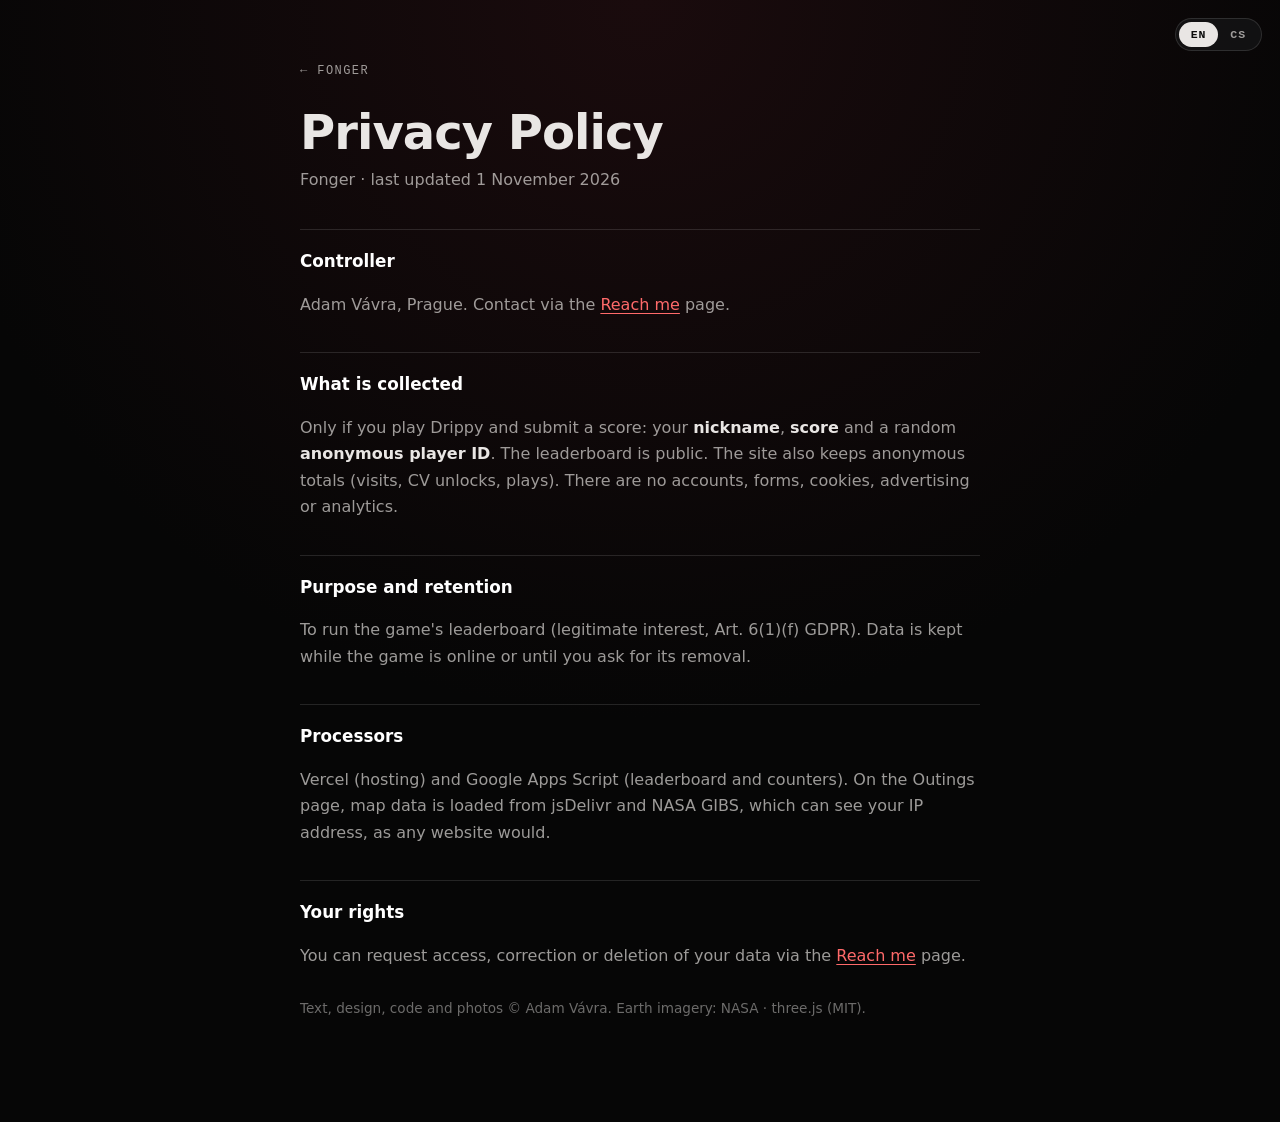
<file: privacy.html>
<!DOCTYPE html>
<html lang="en" data-lang="en">
<head>
  <meta charset="UTF-8">
  <meta name="viewport" content="width=device-width, initial-scale=1">
  <title>Privacy Policy | Fonger</title>
  <meta name="description" content="What data the Fonger website collects and how it is used. Short and plain.">
  <meta name="robots" content="index,follow">
  <style>
    :root { --bg:#060606; --bg2:#1a0b0d; --ink:#e9e6e4; --mute:rgba(233,230,228,.66); --line:rgba(255,255,255,.12); --a:#ff6a6a; }
    html[data-lang="en"] [lang="cs"], html[data-lang="cs"] [lang="en"] { display: none !important; }
    .lang { position: fixed; top: 18px; right: 18px; z-index: 5; display: flex; padding: 3px; border-radius: 999px; background: rgba(20,20,22,.8); border: 1px solid var(--line); }
    .lang button { font: 600 .72rem ui-monospace, Menlo, Consolas, monospace; letter-spacing: .08em; color: var(--mute); background: none; border: 0; cursor: pointer; padding: 6px 12px; border-radius: 999px; }
    .lang button[aria-pressed="true"] { color: #0a0a0a; background: #e9e6e4; }
    .lang button:focus-visible { outline: 2px solid #fff; outline-offset: 1px; }
    .fine { margin-top: 28px; font-size: .85rem; color: rgba(233,230,228,.45); }
    * { box-sizing: border-box; }
    html { background: var(--bg); }
    body { margin: 0; min-height: 100vh; background: radial-gradient(circle at 50% 0%, var(--bg2), var(--bg) 65%) fixed; color: var(--ink);
           font: 16px/1.65 system-ui, -apple-system, "Segoe UI", sans-serif; }
    main { max-width: 720px; margin: 0 auto; padding: 56px 20px 90px; }
    .back { display: inline-block; margin-bottom: 28px; color: var(--mute); text-decoration: none; font: 12px ui-monospace, Menlo, Consolas, monospace; letter-spacing: .12em; text-transform: uppercase; }
    .back:hover, .back:focus-visible { color: #fff; outline: none; }
    h1 { font-size: clamp(2rem, 7vw, 3rem); line-height: 1.1; margin: 0 0 8px; letter-spacing: -.02em; }
    .sub { color: var(--mute); margin: 0 0 36px; }
    h2 { font-size: 1.05rem; margin: 34px 0 8px; padding-top: 18px; border-top: 1px solid var(--line); color: #fff; }
    p, li { color: var(--mute); }
    ul { padding-left: 1.2em; } li { margin: 4px 0; }
    b { color: var(--ink); font-weight: 600; }
    a { color: var(--a); text-underline-offset: 3px; }
        .en { margin-top: 56px; padding-top: 28px; border-top: 2px solid var(--line); }
    .en h1 { font-size: 1.5rem; }
    table { width: 100%; border-collapse: collapse; margin: 6px 0 14px; font-size: .95rem; }
    th, td { text-align: left; vertical-align: top; padding: 10px 12px; border-bottom: 1px solid var(--line); color: var(--mute); }
    th { color: #fff; font: 600 11px ui-monospace, Menlo, Consolas, monospace; letter-spacing: .12em; text-transform: uppercase; }
    td:first-child { color: var(--ink); width: 34%; }
    @media (max-width:560px){ td:first-child{width:auto} }
  </style>
</head>
<body>
<main>
  <div class="lang" role="group" aria-label="Language / Jazyk">
    <button type="button" data-l="en" aria-pressed="true">EN</button>
    <button type="button" data-l="cs" aria-pressed="false">CS</button>
  </div>
  <a class="back" href="index.html">← Fonger</a>

  <section lang="en">
    <h1>Privacy Policy</h1>
    <p class="sub">Fonger · last updated 1 November 2026</p>

    <h2>Controller</h2>
    <p>Adam Vávra, Prague. Contact via the <a href="reach.html">Reach me</a> page.</p>

    <h2>What is collected</h2>
    <p>Only if you play Drippy and submit a score: your <b>nickname</b>, <b>score</b> and a random <b>anonymous player ID</b>. The leaderboard is public. The site also keeps anonymous totals (visits, CV unlocks, plays). There are no accounts, forms, cookies, advertising or analytics.</p>

    <h2>Purpose and retention</h2>
    <p>To run the game's leaderboard (legitimate interest, Art. 6(1)(f) GDPR). Data is kept while the game is online or until you ask for its removal.</p>

    <h2>Processors</h2>
    <p>Vercel (hosting) and Google Apps Script (leaderboard and counters). On the Outings page, map data is loaded from jsDelivr and NASA GIBS, which can see your IP address, as any website would.</p>

    <h2>Your rights</h2>
    <p>You can request access, correction or deletion of your data via the <a href="reach.html">Reach me</a> page.</p>

    <p class="fine">Text, design, code and photos © Adam Vávra. Earth imagery: NASA · three.js (MIT).</p>
  </section>

  <section lang="cs">
    <h1>Zásady ochrany osobních údajů</h1>
    <p class="sub">Fonger · poslední aktualizace 1. listopadu 2026</p>

    <h2>Správce</h2>
    <p>Adam Vávra, Praha. Kontakt najdete na stránce <a href="reach.html">Reach me</a>.</p>

    <h2>Jaké údaje se zpracovávají</h2>
    <p>Pouze pokud hrajete Drippy a odešlete skóre: <b>přezdívka</b>, <b>skóre</b> a náhodné <b>anonymní ID hráče</b>. Žebříček je veřejný. Web dále vede anonymní součty (návštěvy, odemčení CV, odehrané hry). Web nemá účty, formuláře, cookies, reklamu ani analytiku.</p>

    <h2>Účel a doba uložení</h2>
    <p>Provoz žebříčku hry (oprávněný zájem, čl. 6 odst. 1 písm. f) GDPR). Údaje se uchovávají, dokud je hra v provozu nebo dokud nepožádáte o jejich smazání.</p>

    <h2>Zpracovatelé</h2>
    <p>Vercel (hosting) a Google Apps Script (žebříček a počítadla). Na stránce Outings se data map načítají z jsDelivr a NASA GIBS, které mohou vidět vaši IP adresu, jako u každého webu.</p>

    <h2>Vaše práva</h2>
    <p>O přístup k údajům, jejich opravu nebo smazání můžete požádat přes stránku <a href="reach.html">Reach me</a>.</p>

    <p class="fine">Texty, vzhled, kód a fotografie © Adam Vávra. Snímky Země: NASA · three.js (MIT).</p>
  </section>
</main>
<script>
(function () {
  var KEY = 'fonger-lang', html = document.documentElement, start = 'en';
  try { start = localStorage.getItem(KEY) || ((navigator.language || '').slice(0, 2) === 'cs' ? 'cs' : 'en'); } catch (e) {}
  function set(l) {
    html.setAttribute('data-lang', l); html.lang = l;
    document.title = l === 'cs' ? 'Zásady ochrany osobních údajů | Fonger' : 'Privacy Policy | Fonger';
    [].forEach.call(document.querySelectorAll('.lang button'), function (b) { b.setAttribute('aria-pressed', String(b.dataset.l === l)); });
    try { localStorage.setItem(KEY, l); } catch (e) {}
  }
  [].forEach.call(document.querySelectorAll('.lang button'), function (b) { b.addEventListener('click', function () { set(b.dataset.l); }); });
  set(start === 'cs' ? 'cs' : 'en');
})();
</script>

</body>
</html>
</file>
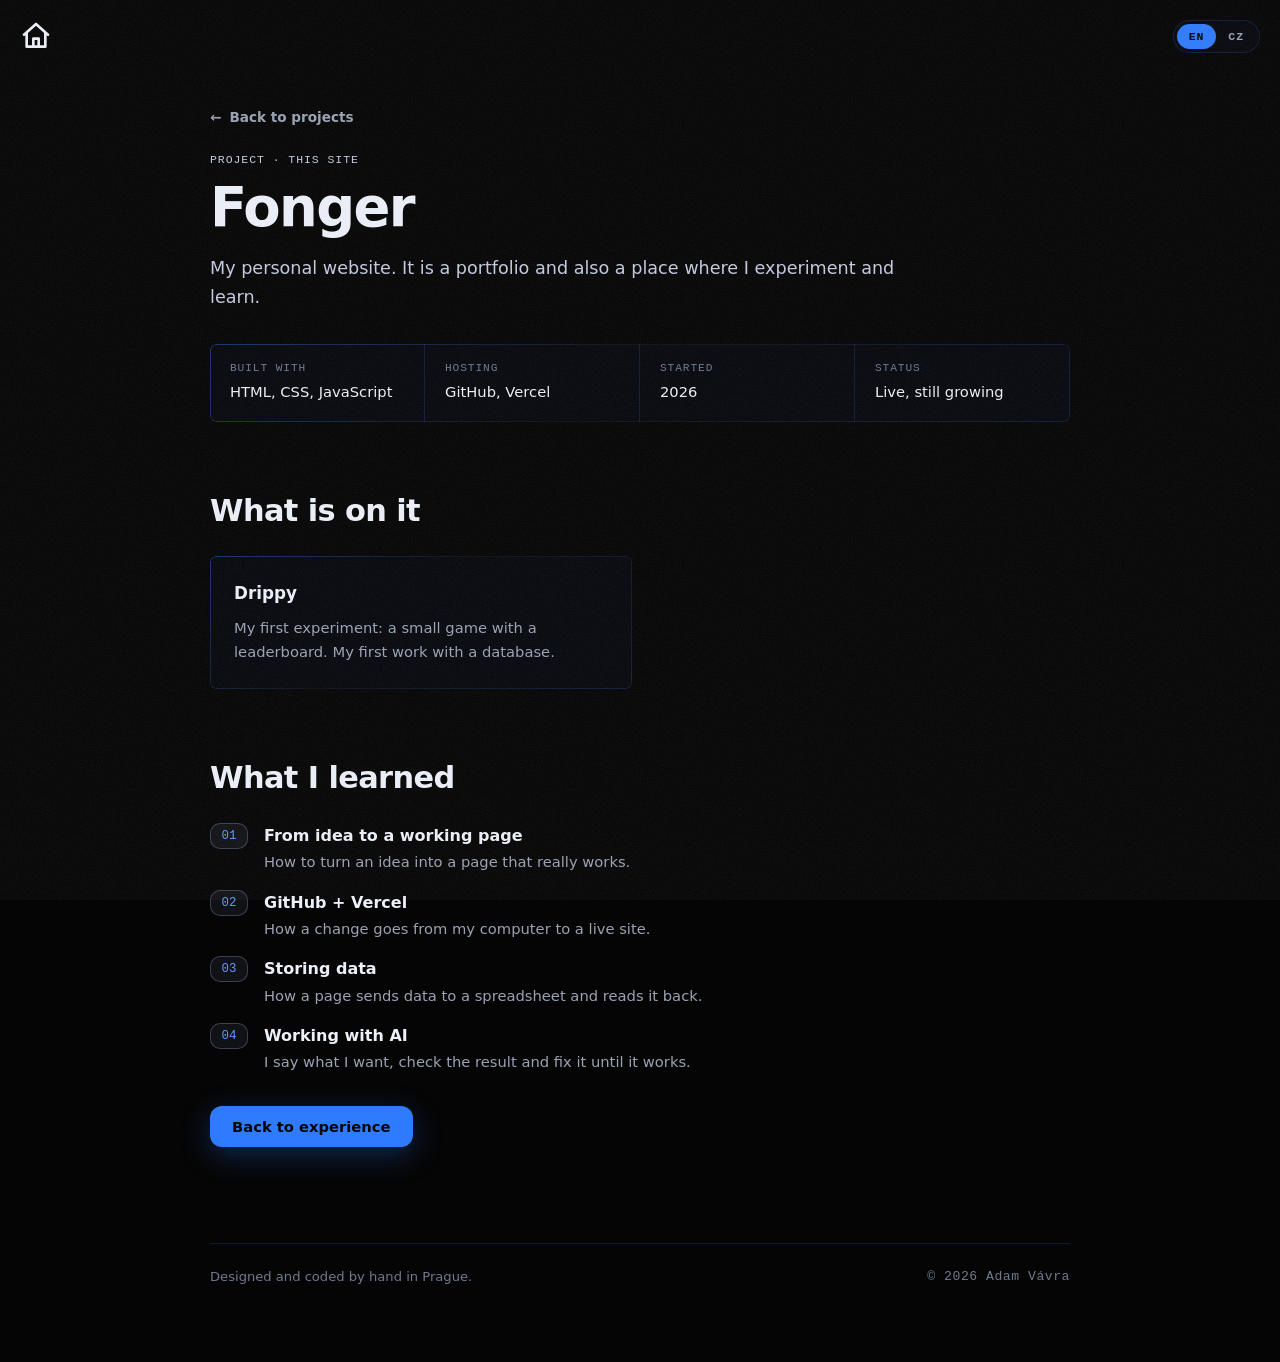
<file: project-fonger.html>
<!DOCTYPE html>
<html lang="en" data-lang="en" data-title-en="Fonger | Experience" data-title-cs="Fonger | Experience">
<head>
  <meta charset="UTF-8">
  <meta name="viewport" content="width=device-width, initial-scale=1, viewport-fit=cover">
  <title>Fonger | Experience</title>
  <link rel="icon" href="favicon.svg" type="image/svg+xml">
  <link rel="alternate icon" href="favicon-32.png" type="image/png" sizes="32x32">
  <link rel="apple-touch-icon" href="apple-touch-icon.png">
  <meta property="og:type" content="website">
  <meta property="og:site_name" content="Fonger">
  <meta property="og:title" content="Fonger | Experience">
  <meta property="og:description" content="Fonger: the personal website of Adam Vávra.">
  <meta property="og:url" content="https://fongerproject.vercel.app/project-fonger.html">
  <meta property="og:image" content="https://fongerproject.vercel.app/og-image.jpg">
  <meta property="og:image:width" content="1200">
  <meta property="og:image:height" content="630">
  <meta name="twitter:card" content="summary_large_image">
  <meta name="twitter:image" content="https://fongerproject.vercel.app/og-image.jpg">
  <meta name="description" content="Fonger: the personal website of Adam Vávra.">
  <meta name="theme-color" content="#07090f">
  <link rel="stylesheet" href="style.css">
  <link rel="stylesheet" href="experience.css">
  <link rel="stylesheet" href="home.css">
  <script src="transition.js"></script>
  <script>document.documentElement.classList.add('js');</script>
</head>
<body class="exp">
  <a class="home" id="mark" href="experience.html" aria-label="Zpět na Experience">
    <svg viewBox="0 0 24 24" fill="none" stroke="currentColor" stroke-width="2" stroke-linecap="round" stroke-linejoin="round">
      <path d="M3 11l9-8 9 8"/>
      <path d="M5 10v10h14V10"/>
      <path d="M10 20v-6h4v6"/>
    </svg>
  </a>

  <div class="progress" id="progress"></div>
  <div class="lang" role="group" aria-label="Language / Jazyk">
    <button type="button" data-l="en" aria-pressed="true">EN</button>
    <button type="button" data-l="cs" aria-pressed="false">CZ</button>
  </div>

  <main class="wrap narrow cs">
    <a class="crumb rv" href="experience.html#projects">← <span lang="en">Back to projects</span><span lang="cs">Zpět na projekty</span></a>

    <header class="cs-hero">
      <p class="eyebrow rv"><span lang="en">Project · This site</span><span lang="cs">Projekt · Tenhle web</span></p>
      <h1 class="rv" style="--d:.06s">Fonger</h1>
      <p class="lead rv" style="--d:.12s"><span lang="en">My personal website. It is a portfolio and also a place where I experiment and learn.</span><span lang="cs">Můj osobní web. Je to portfolio a zároveň místo, kde zkouším a učím se.</span></p>
      <dl class="cs-facts card rv" style="--d:.18s">
        <div><dt><span lang="en">Built with</span><span lang="cs">Postaveno na</span></dt><dd>HTML, CSS, JavaScript</dd></div>
        <div><dt><span lang="en">Hosting</span><span lang="cs">Nasazení</span></dt><dd>GitHub, Vercel</dd></div>
        <div><dt><span lang="en">Started</span><span lang="cs">Začátek</span></dt><dd>2026</dd></div>
        <div><dt><span lang="en">Status</span><span lang="cs">Stav</span></dt><dd><span lang="en">Live, still growing</span><span lang="cs">Běží a pořád roste</span></dd></div>
      </dl>
    </header>

    <section>
      <h2 class="rv"><span lang="en">What is on it</span><span lang="cs">Co na něm je</span></h2>
      <div class="built">
        <article class="card rv"><h3>Drippy</h3><p><span lang="en">My first experiment: a small game with a leaderboard. My first work with a database.</span><span lang="cs">Můj první pokus: malá hra s žebříčkem. První práce s databází.</span></p></article>
      </div>
    </section>

    <section>
      <h2 class="rv"><span lang="en">What I learned</span><span lang="cs">Co jsem se naučil</span></h2>
      <ol class="why">
        <li class="rv"><i>01</i><div><b><span lang="en">From idea to a working page</span><span lang="cs">Od nápadu k fungující stránce</span></b><span><span lang="en">How to turn an idea into a page that really works.</span><span lang="cs">Jak z nápadu udělat stránku, která opravdu funguje.</span></span></div></li>
        <li class="rv"><i>02</i><div><b>GitHub + Vercel</b><span><span lang="en">How a change goes from my computer to a live site.</span><span lang="cs">Jak se změna z mého počítače dostane na živý web.</span></span></div></li>
        <li class="rv"><i>03</i><div><b><span lang="en">Storing data</span><span lang="cs">Ukládání dat</span></b><span><span lang="en">How a page sends data to a spreadsheet and reads it back.</span><span lang="cs">Jak stránka pošle data do tabulky a zase je přečte.</span></span></div></li>
        <li class="rv"><i>04</i><div><b><span lang="en">Working with AI</span><span lang="cs">Práce s AI</span></b><span><span lang="en">I say what I want, check the result and fix it until it works.</span><span lang="cs">Řeknu, co chci, zkontroluji výsledek a opravuji, dokud to nefunguje.</span></span></div></li>
      </ol>
      <div class="cta rv">
        <a class="btn primary" href="experience.html"><span><span lang="en">Back to experience</span><span lang="cs">Zpět na Experience</span></span></a>
      </div>
    </section>

    <footer>
      <span><span lang="en">Designed and coded by hand in Prague.</span><span lang="cs">Navrženo a napsáno ručně v Praze.</span></span>
      <span class="mono">© 2026 Adam Vávra</span>
    </footer>
  </main>

  <script src="experience.js"></script>
</body>
</html>
</file>
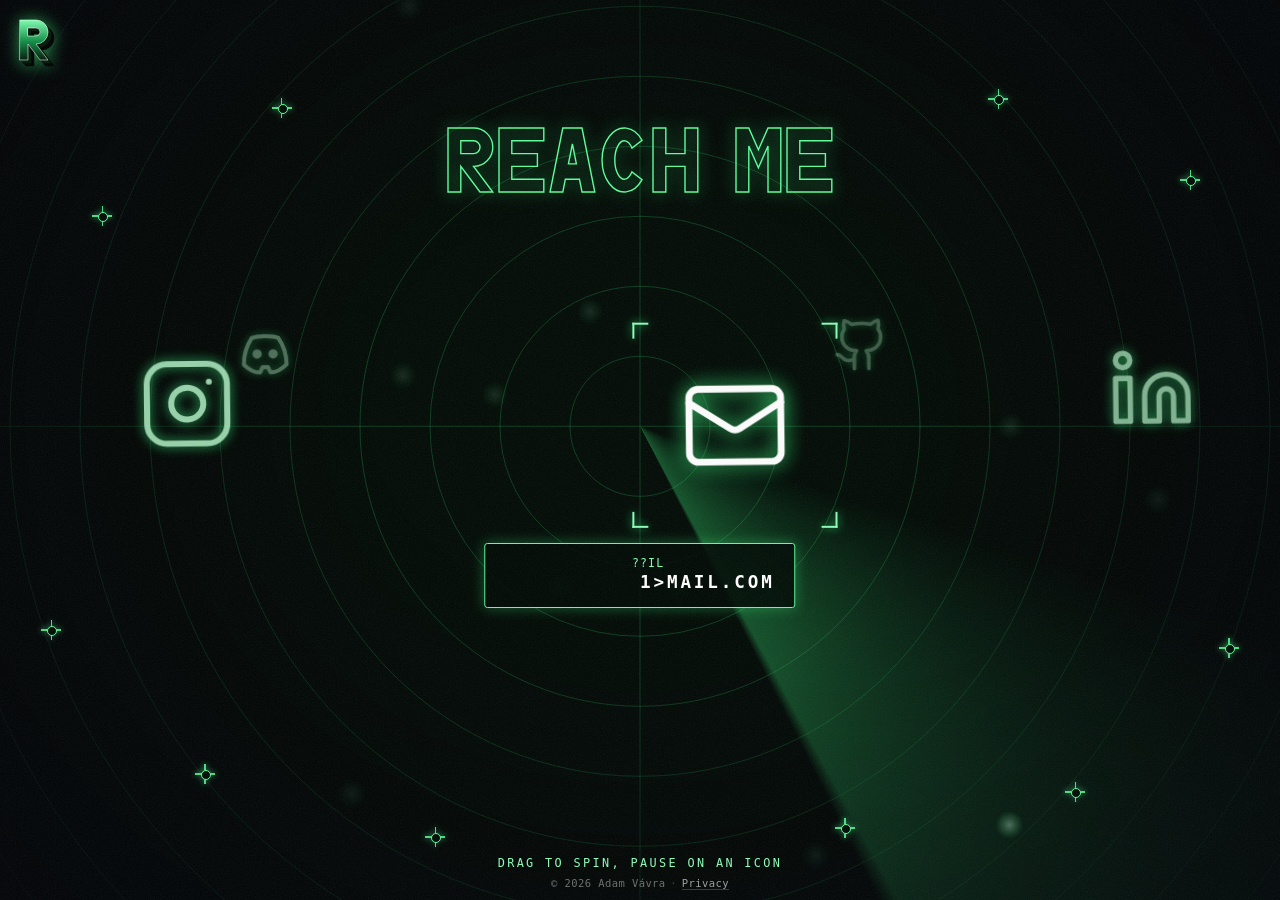
<file: reach.html>
<!DOCTYPE html>
<html lang="cs">
<head>
  <meta charset="UTF-8">
  <meta name="viewport" content="width=device-width, initial-scale=1">
  <title>Reach me | Fonger</title>
  <link rel="stylesheet" href="style.css">
  <link rel="expect" href="#mark" blocking="render">
  <script src="transition.js"></script>
  <style>
    main {
      width: min(98vw, 1700px);
      display: grid;
      justify-items: center;
    }

    /* ---------- Nadpis REACH ME z chromových písmen ---------- */
    .word {
      --hh: clamp(2.6rem, 7.5vw, 5.4rem);        /* výška písmen nadpisu */
      display: flex;
      align-items: flex-end;
      gap: calc(var(--hh) * 0.1);
      margin: 0 0 clamp(0.5rem, 2.5vh, 1.8rem);
    }

    .glyph {
      display: block;
      transform-origin: 50% 100%;
      animation: inflate 1.1s ease-out both;
      animation-delay: calc(var(--i) * 90ms);
    }

    .gap { display: block; width: calc(var(--hh) * 0.4); }

    @keyframes inflate {
      0%   { opacity: 0; transform: translateY(0.8rem) scale(0.2, 0.05); }
      35%  { opacity: 1; transform: translateY(0) scale(0.8, 1.25); }
      55%  { transform: scale(1.18, 0.88); }
      72%  { transform: scale(0.94, 1.08); }
      86%  { transform: scale(1.04, 0.97); }
      100% { opacity: 1; transform: scale(1, 1); }
    }

    .glyph svg {
      display: block;
      overflow: visible;
      height: var(--hh);
      width: calc(var(--hh) * 0.7);
      filter: drop-shadow(0 0 0.15rem rgba(0, 0, 0, 0.95)) drop-shadow(0 0 0.5rem rgba(0, 0, 0, 0.75)) drop-shadow(0 0.35rem 0.7rem rgba(0, 0, 0, 0.7));
    }

    .glyph path {
      fill: url(#irid) #2b2b3a;
      filter: url(#bubble);
    }

    /* ---------- Kolotoč ---------- */
    .carousel {
      --icon: clamp(104px, 15vw, 190px);         /* velikost ikon */
      position: relative;
      isolation: isolate;
      width: 100%;
      height: min(calc(var(--icon) * 3.1), 62vh);
      cursor: grab;
      user-select: none;
      touch-action: pan-y;                       /* vodorovně táhneme kolotoč, svisle se stránka posouvá */
    }

    .carousel.grabbing,
    .carousel.grabbing .item { cursor: grabbing; }

    /* Vrstva s větrem je za ikonami */
    .wind {
      position: absolute;
      inset: 0;
      z-index: -1;
      pointer-events: none;
    }

    /* Jedna ikona. Polohu jí nastavuje skript. */
    .item {
      position: absolute;
      left: 50%;
      top: 38%;
      width: var(--icon);
      height: var(--icon);
      cursor: pointer;
      outline: none;
    }

    /* Lesklý tmavý disk ve tvaru přelévající se kapky */
    .disc {
      --br: 1;
      position: relative;
      width: 100%;
      height: 100%;
      overflow: hidden;
      border-radius: 50%;
      display: grid;
      place-items: center;
      background: radial-gradient(circle at 34% 26%, #667090 0%, #333a52 34%, #141824 72%, #0b0d14 100%);
      box-shadow:
        inset 0 3px 5px rgba(255, 255, 255, 0.4),
        inset 0 -14px 22px rgba(0, 0, 0, 0.7),
        0 18px 34px rgba(0, 0, 0, 0.65),
        0 0 0 1px rgba(228, 232, 244, 0.2);
      filter: brightness(var(--br));
      /* tvar se pomalu mění, vítr disk prohýbá (--tilt, --sqx, --sqy) a magnet ho přitahuje ke kurzoru */
      transform: translate(var(--mx, 0px), var(--my, 0px)) rotate(var(--tilt, 0deg)) scale(var(--sqx, 1), var(--sqy, 1));
      animation: blob var(--bt, 9s) ease-in-out infinite;
      animation-delay: var(--bd, 0s);
    }

    @keyframes blob {
      0%   { border-radius: 50% 50% 50% 50% / 50% 50% 50% 50%; }
      20%  { border-radius: 60% 40% 52% 48% / 44% 58% 42% 56%; }
      40%  { border-radius: 42% 58% 62% 38% / 58% 42% 58% 42%; }
      60%  { border-radius: 54% 46% 38% 62% / 40% 60% 40% 60%; }
      80%  { border-radius: 38% 62% 56% 44% / 56% 38% 62% 44%; }
      100% { border-radius: 50% 50% 50% 50% / 50% 50% 50% 50%; }
    }

    /* Jemná hologramová záře přejíždějící přes kov */
    .disc::after {
      content: "";
      position: absolute;
      inset: -30%;
      background: conic-gradient(
        transparent 0deg,
        rgba(150, 200, 255, 0.34) 50deg,
        transparent 110deg,
        rgba(255, 210, 170, 0.28) 200deg,
        transparent 270deg,
        rgba(200, 170, 255, 0.26) 320deg,
        transparent 360deg
      );
      mix-blend-mode: screen;
      animation: sheen var(--st, 11s) linear infinite;
      pointer-events: none;
    }

    @keyframes sheen { to { transform: rotate(360deg); } }

    /* Odlesk nahoře na disku: světlo je pevné, takže se odlesk při otáčení posouvá */
    .disc::before {
      content: "";
      position: absolute;
      inset: 5% 14% 52% 14%;
      border-radius: 50%;
      background: linear-gradient(to bottom, rgba(255, 255, 255, 0.55), rgba(255, 255, 255, 0));
      filter: blur(1px);
      transform: translateX(calc(var(--sx, 0) * -26%));
      z-index: 2;
    }

    /* Ikona uvnitř se pomalu vznáší a natáčí */
    .disc svg {
      position: relative;
      z-index: 1;
      width: 44%;
      height: 44%;
      fill: none;
      stroke: #f2f5ff;
      stroke-width: 1.8;
      stroke-linecap: round;
      stroke-linejoin: round;
      filter: drop-shadow(0 2px 3px rgba(0, 0, 0, 0.6));
      animation: bob 4s ease-in-out infinite alternate;
      animation-delay: var(--bd, 0s);
    }

    @keyframes bob {
      from { transform: translateY(-4%) rotate(-5deg); }
      to   { transform: translateY(4%) rotate(5deg); }
    }

    /* Dvě družice obíhající kolem ikony */
    .sat {
      position: absolute;
      inset: -13%;
      pointer-events: none;
      animation: orbit var(--ot, 7s) linear infinite;
    }

    .sat::before {
      content: "";
      position: absolute;
      top: 0;
      left: 50%;
      width: 7px;
      height: 7px;
      margin-left: -3.5px;
      border-radius: 50%;
      background: rgba(240, 244, 255, 0.9);
      box-shadow: 0 0 8px rgba(220, 235, 255, 0.8);
    }

    .sat.b {
      inset: -24%;
      animation-direction: reverse;
      --ot: 12s;
    }

    .sat.b::before {
      width: 5px;
      height: 5px;
      margin-left: -2.5px;
      opacity: 0.7;
    }

    @keyframes orbit { to { transform: rotate(360deg); } }

    .item:hover .disc,
    .item.show .disc,
    .item:focus-visible .disc { --br: 1.22; }

    /* ---------- Okénko s kontaktem (vyskočí pod ikonou) ---------- */
    .pop {
      position: absolute;
      top: calc(100% + 14px);
      left: 50%;
      min-width: 13ch;
      padding: 12px 20px 14px;
      border-radius: 16px;
      background: rgba(14, 16, 24, 0.88);
      border: 1px solid rgba(228, 232, 244, 0.16);
      box-shadow: 0 16px 36px rgba(0, 0, 0, 0.6);
      text-align: center;
      white-space: nowrap;
      cursor: default;
      /* skryté: malé a o kus výš, jako by vycházelo z ikony */
      opacity: 0;
      pointer-events: none;
      transform: translateX(-50%) translateY(-14px) scale(0.86);
      transform-origin: 50% 0;
      transition: opacity 0.22s ease, transform 0.4s cubic-bezier(0.2, 1.25, 0.3, 1);
    }

    .item.show .pop {
      opacity: 1;
      pointer-events: auto;
      transform: translateX(-50%) translateY(0) scale(1);
    }

    .pop-label {
      display: block;
      font-size: 0.72rem;
      letter-spacing: 0.1em;
      color: rgba(228, 232, 244, 0.55);
    }

    .pop-value {
      display: block;
      margin-top: 2px;
      font-size: clamp(1rem, 1.7vw, 1.4rem);
      font-weight: 700;
      color: var(--accent);
      user-select: text;
    }

    /* Tlačítko Copy se rozbalí až při najetí na okénko (nebo po klepnutí na dotykovém zařízení) */
    .copy-wrap {
      display: grid;
      grid-template-rows: 0fr;
      transition: grid-template-rows 0.28s ease;
    }

    .copy-wrap > div { overflow: hidden; }

    .pop:hover .copy-wrap,
    .pop.armed .copy-wrap,
    .pop:focus-within .copy-wrap { grid-template-rows: 1fr; }

    .copy {
      margin-top: 10px;
      padding: 7px 22px;
      border: 1px solid rgba(228, 232, 244, 0.4);
      border-radius: 999px;
      background: rgba(255, 255, 255, 0.06);
      color: var(--accent);
      font: inherit;
      font-size: 0.85rem;
      font-weight: 600;
      cursor: pointer;
      opacity: 0;
      transform: translateY(-4px);
      transition: opacity 0.25s ease 0.05s, transform 0.25s ease 0.05s, background 0.2s ease;
    }

    .pop:hover .copy,
    .pop.armed .copy,
    .pop:focus-within .copy {
      opacity: 1;
      transform: translateY(0);
    }

    .copy:hover,
    .copy:focus-visible {
      background: rgba(255, 255, 255, 0.16);
      outline: none;
    }

    /* Nápověda dole */
    .hint {
      position: fixed;
      bottom: 30px;
      left: 50%;
      transform: translateX(-50%);
      font-size: 0.74rem;
      letter-spacing: 0.08em;
      color: rgba(228, 232, 244, 0.5);
      pointer-events: none;
      transition: opacity 0.6s ease;
    }

    .hint.gone { opacity: 0; }

    @media (max-width: 700px) {
      .pop-value { font-size: 1rem; }
    }

    /* Kdo má vypnuté animace, disky i družice stojí na místě */
    @media (prefers-reduced-motion: reduce) {
      .disc, .disc::after, .disc svg, .sat { animation: none !important; }
    }

    /* ---------- Radar: tmavě zelená, zametající paprsek, ikony jako signály ---------- */
    :root { --mark-fill: url(#fx-green); --mark-glow: 60, 255, 130; --mark-edge: #021a0a; }
    body { background: #010a05 !important; }
    .mini-radar .mr-sweep { transform-origin: 12px 12px; animation: mrspin 3.2s linear infinite; }
    .mini-radar .mr-dot { transform-origin: 12px 12px; animation: mrdot 3.2s ease-out infinite; }
    @keyframes mrspin { to { transform: rotate(360deg); } }
    @keyframes mrdot { 0%, 100% { transform: scale(1); } 8% { transform: scale(1.7); } }
    .home:hover .mr-sweep { animation-duration: 1s; }
    @media (prefers-reduced-motion: reduce) { .mini-radar .mr-sweep, .mini-radar .mr-dot { animation: none; } }
    .home { color: #fff; filter: drop-shadow(0 0 8px rgba(60, 255, 130, 0.8)); }
    #radar { position: fixed; inset: 0; width: 100%; height: 100%; z-index: -2; pointer-events: none; }
    .word { flex-wrap: wrap; justify-content: center; --hh: clamp(2.2rem, 5.6vw, 4rem); }
    .glyph path { fill: none; stroke: #5dff9a; stroke-width: 1.4px; vector-effect: non-scaling-stroke; filter: none; }
    .glyph svg { filter: drop-shadow(0 0 0.5rem rgba(60, 255, 130, 0.8)); }
    .disc { animation: none; background: radial-gradient(circle, rgba(30, 255, 120, 0.22), rgba(1, 20, 9, 0.85) 70%); box-shadow: 0 0 22px rgba(60, 255, 130, 0.5), 0 0 0 1.5px #5dff9a; border-radius: 50%; }
    .disc::after, .disc::before { display: none; }
    .disc svg { stroke: #b9ffd0; filter: drop-shadow(0 0 6px rgba(60, 255, 130, 0.8)); }
    .sat { display: none; }
    /* Signál "pingne": od aktivní ikony se rozběhne kruh */
    .item::before {
      content: ""; position: absolute; inset: 0; border-radius: 50%;
      border: 1.5px solid rgba(93, 255, 154, 0.8); opacity: 0; pointer-events: none;
    }
    .item.show::before { animation: ping 2.4s ease-out infinite; }
    @keyframes ping { 0% { transform: scale(1); opacity: 0.8; } 100% { transform: scale(1.9); opacity: 0; } }
    .pop {
      font-family: ui-monospace, Menlo, Consolas, monospace; text-transform: uppercase; letter-spacing: 0.18em;
      border: 1px solid #5dff9a; background: rgba(1, 10, 5, 0.88); border-radius: 3px;
      box-shadow: 0 0 14px rgba(60, 255, 130, 0.35);
    }
    .pop-label { color: #2fd070; }
    .pop-value { color: #d8ffe6; font-size: clamp(0.9rem, 1.5vw, 1.1rem); }
    .copy { border-radius: 3px; border-color: #5dff9a; color: #5dff9a; text-transform: uppercase; letter-spacing: 0.16em; font-size: 0.7rem; }
    .copy:hover, .copy:focus-visible { background: rgba(93, 255, 154, 0.16); }
    .hint { color: #5dff9a; letter-spacing: 0.2em; text-transform: uppercase; font-family: ui-monospace, Menlo, Consolas, monospace; }
    @media (max-width: 700px) {
      .word { --hh: clamp(3.4rem, 19vw, 5.6rem); }
      .gap { flex-basis: 100%; height: 0; width: 0; }
    }
    @media (prefers-reduced-motion: reduce) { .item.show::before { animation: none; } }

    /* ---------- v2: zaměření signálu, vysílání, akce v okénku ---------- */
    .disc { transition: filter .45s ease; }
    .pop-label { color: #7dffb0; }
    .pop-value { color: #fff; }
    .hint { color: #8dffbb; }

    /* Zaměřovač: když se ikona otevře, rohy se k ní sevřou */
    .lock {
      --c: #8dffbb; position: absolute; inset: -8%; pointer-events: none; opacity: 0;
      background:
        linear-gradient(var(--c), var(--c)) 0 0 / 18px 2px no-repeat, linear-gradient(var(--c), var(--c)) 0 0 / 2px 18px no-repeat,
        linear-gradient(var(--c), var(--c)) 100% 0 / 18px 2px no-repeat, linear-gradient(var(--c), var(--c)) 100% 0 / 2px 18px no-repeat,
        linear-gradient(var(--c), var(--c)) 0 100% / 18px 2px no-repeat, linear-gradient(var(--c), var(--c)) 0 100% / 2px 18px no-repeat,
        linear-gradient(var(--c), var(--c)) 100% 100% / 18px 2px no-repeat, linear-gradient(var(--c), var(--c)) 100% 100% / 2px 18px no-repeat;
      filter: drop-shadow(0 0 5px rgba(60, 255, 130, .9));
    }
    .readout {
      position: absolute; left: 50%; top: calc(38% + var(--icon) / 2 + 22px); transform: translateX(-50%); z-index: 200; pointer-events: none; opacity: 0; text-align: center; white-space: nowrap;
      padding: 12px 20px 14px; font-family: ui-monospace, Menlo, Consolas, monospace; text-transform: uppercase; letter-spacing: .18em;
      border: 1px solid #5dff9a; background: rgba(1, 10, 5, .88); border-radius: 3px; box-shadow: 0 0 14px rgba(60, 255, 130, .35);
    }
    .readout .pop-label { display: block; font-size: .72rem; }
    .readout .pop-value { display: block; margin-top: 2px; font-size: clamp(.9rem, 1.5vw, 1.1rem); font-weight: 700; }
    .lock { transform: scale(1.3); transition: opacity .35s ease, transform .35s ease; }
    .item.aim .lock { opacity: 1; transform: scale(1); }
    .item.show .lock { animation: lockon .6s cubic-bezier(.2, 1.35, .3, 1) both; }
    @keyframes lockon { from { opacity: 0; transform: scale(1.5); } to { opacity: 1; transform: scale(1); } }

    /* Paprsek radaru přejede přes ikonu: krátce se rozsvítí a ukáže jméno */
    .item::after { content: ""; position: absolute; inset: 0; border-radius: 50%; border: 1.5px solid #b9ffd0; opacity: 0; pointer-events: none; }
    .item.swept::after { animation: sweepring 1.2s ease-out; }
    .item.swept .disc { --br: 1.5; }
    @keyframes sweepring { 0% { transform: scale(1); opacity: .9; } 100% { transform: scale(1.55); opacity: 0; } }
    .tag {
      position: absolute; left: 50%; top: -30px; transform: translateX(-50%); white-space: nowrap; pointer-events: none; opacity: 0;
      font: 600 .68rem ui-monospace, Menlo, Consolas, monospace; letter-spacing: .22em; text-transform: uppercase; color: #c9ffdd;
      text-shadow: 0 0 8px rgba(60, 255, 130, .9);
    }
    .item.swept .tag { animation: tagflash 1.8s ease-out; }
    @keyframes tagflash { 0% { opacity: 0; transform: translateX(-50%) translateY(6px); } 15% { opacity: 1; transform: translateX(-50%) translateY(0); } 75% { opacity: 1; } 100% { opacity: 0; } }

    /* Akce v okénku */
    .acts, .chips { display: flex; gap: 8px; justify-content: center; margin-top: 10px; flex-wrap: nowrap; }
    .acts .copy {
      margin-top: 0; padding: 7px 16px; border: 1px solid #5dff9a; border-radius: 3px; background: rgba(255, 255, 255, .04);
      color: #5dff9a; font: 600 .7rem ui-monospace, Menlo, Consolas, monospace; letter-spacing: .16em; text-transform: uppercase;
    }
    .act, .chips a {
      display: inline-block; padding: 7px 16px; border: 1px solid #5dff9a; border-radius: 3px; background: rgba(255, 255, 255, .04);
      color: #5dff9a; font: 600 .7rem ui-monospace, Menlo, Consolas, monospace; letter-spacing: .16em; text-transform: uppercase;
      text-decoration: none; cursor: pointer; opacity: 0; transform: translateY(-4px);
      transition: opacity .25s ease .05s, transform .25s ease .05s, background .2s ease;
    }
    .pop:hover .act, .pop.armed .act, .pop:focus-within .act, .pop:hover .chips a, .pop.armed .chips a, .pop:focus-within .chips a { opacity: 1; transform: translateY(0); }
    .act:hover, .act:focus-visible, .chips a:hover, .chips a:focus-visible { background: rgba(93, 255, 154, .18); outline: none; }
    .chips a { padding: 5px 10px; font-size: .62rem; letter-spacing: .12em; color: #b9ffd0; border-color: rgba(93, 255, 154, .5); }
    .chips-l { display: block; margin-top: 10px; font-size: .6rem; letter-spacing: .2em; color: #7dffb0; opacity: .8; }

    /* Malé klikací tečky po stránce (podrž = vyšle se signál z té tečky) */
    .tx {
      --p: 0; --s: 1; position: fixed; z-index: 6; width: 26px; height: 26px; padding: 0; border: 0; border-radius: 50%; background: transparent;
      transform: translate(-50%, -50%) scale(var(--s)); cursor: pointer; touch-action: none; user-select: none; -webkit-user-select: none; -webkit-tap-highlight-color: transparent;
      transition: transform .15s ease;
    }
    .tx::before { content: ""; position: absolute; inset: -9px; }   /* větší oblast pro prst */
    .tx .p1, .tx .p2 { position: absolute; background: #5dff9a; box-shadow: 0 0 6px #5dff9a; pointer-events: none; opacity: .85; }
    .tx .p1 { left: 50%; top: 3px; bottom: 3px; width: 1.4px; margin-left: -.7px; }
    .tx .p2 { top: 50%; left: 3px; right: 3px; height: 1.4px; margin-top: -.7px; }
    .tx .tx-core { position: absolute; left: 50%; top: 50%; width: 8px; height: 8px; margin: -4px 0 0 -4px; border-radius: 50%; background: #010a05; border: 1.4px solid #5dff9a; animation: txcore 2.6s ease-in-out infinite; animation-delay: var(--dl, 0s); pointer-events: none; }
    .tx svg { position: absolute; inset: 0; width: 100%; height: 100%; transform: rotate(-90deg); pointer-events: none; opacity: 0; transition: opacity .2s; }
    .tx .tp { fill: none; stroke: #fff; stroke-width: 2; stroke-linecap: round; stroke-dasharray: 75.4; stroke-dashoffset: calc(75.4 * (1 - var(--p))); filter: drop-shadow(0 0 3px #5dff9a); }
    @keyframes txcore { 0%, 100% { transform: scale(.85); opacity: .65; } 50% { transform: scale(1.15); opacity: 1; } }
    .tx.hold { --s: 1.25; }
    .tx.hold svg { opacity: 1; }
    .tx.hold .tx-core, .tx.sent .tx-core { animation: none; background: #fff; box-shadow: 0 0 10px #5dff9a; }
    .tx:focus-visible { outline: 2px solid #fff; outline-offset: 4px; }
    @media (max-width: 700px) { .acts .copy, .act { padding: 7px 12px; } .chips a { padding: 5px 8px; } }
    @media (prefers-reduced-motion: reduce) { .tx .tx-core, .item.show .lock, .item.swept::after, .item.swept .tag { animation: none; } .item.show .lock { opacity: 1; } }

    /* ---------- bez disků: ikona plave sama, obalem jsou jen rohy zaměřovače ---------- */
    .disc { background: none !important; box-shadow: none !important; overflow: visible; border-radius: 0 !important; }
    .disc svg { width: 58%; height: 58%; stroke-width: 1.5; filter: drop-shadow(0 0 7px rgba(60, 255, 130, .85)); }
    .item { --lk: 1; }
    .item::before, .item::after { display: none !important; }
    .lock { inset: -4%; --c: #8dffbb; opacity: .0; }
    .lock { background:
        linear-gradient(var(--c), var(--c)) 0 0 / 16px 2px no-repeat, linear-gradient(var(--c), var(--c)) 0 0 / 2px 16px no-repeat,
        linear-gradient(var(--c), var(--c)) 100% 0 / 16px 2px no-repeat, linear-gradient(var(--c), var(--c)) 100% 0 / 2px 16px no-repeat,
        linear-gradient(var(--c), var(--c)) 0 100% / 16px 2px no-repeat, linear-gradient(var(--c), var(--c)) 0 100% / 2px 16px no-repeat,
        linear-gradient(var(--c), var(--c)) 100% 100% / 16px 2px no-repeat, linear-gradient(var(--c), var(--c)) 100% 100% / 2px 16px no-repeat; }
    .item:hover .lock { opacity: .55; transform: scale(1); }
    .item.show .disc svg, .item.aim .disc svg, .item:hover .disc svg { stroke: #fff; filter: drop-shadow(0 0 10px rgba(60, 255, 130, 1)); }
    .item.swept .lock { animation: lockflash 1.2s ease-out; }
    @keyframes lockflash { 0% { opacity: 0; transform: scale(1.35); } 25% { opacity: 1; transform: scale(1); } 100% { opacity: 0; transform: scale(1); } }
    .readout .pop-label::after { content: ""; }
    /* okénko: dost široké na tlačítka, aby se jejich okraje nikde neořízly */
    .pop { min-width: min(236px, 80vw); }
    .copy-wrap > div { overflow: hidden; padding: 4px 3px 3px; margin: -4px -3px -3px; }
    .acts, .chips { gap: 8px; }
    @media (max-width: 700px) { .acts .copy, .act { padding: 7px 10px; letter-spacing: .1em; } .chips a { padding: 5px 7px; letter-spacing: .08em; } }
    .readout .pop-label, .readout .pop-value { white-space: pre; min-height: 1.2em; }
  </style>
</head>
<body>
  <!-- Značka vlevo nahoře: zpočátku domeček, po příchodu z hlavní stránky kliknuté písmeno -->
  <a class="home" id="mark" href="index.html" aria-label="Zpět na hlavní stránku">
    <svg class="mini-radar" viewBox="0 0 24 24" fill="none" stroke="currentColor" stroke-width="1.6" stroke-linecap="round">
      <circle cx="12" cy="12" r="10"/><circle cx="12" cy="12" r="5.2" stroke-width="1" opacity=".6"/>
      <path d="M12 2v20M2 12h20" stroke-width=".8" opacity=".35"/>
      <g class="mr-sweep"><path d="M12 12L12 2A10 10 0 0 1 22 12Z" fill="currentColor" stroke="none" opacity=".35"/><path d="M12 12L12 2" stroke-width="1.8"/></g>
      <circle class="mr-dot" cx="12" cy="12" r="1.8" fill="currentColor" stroke="none"/>
    </svg>
  </a>

  <main>
    <!-- Nadpis REACH ME: každé písmeno je tvar (atribut d) -->
    <h1 class="word" aria-label="Reach me">
      <span class="glyph" style="--i: 0" aria-hidden="true"><svg viewBox="0 0 70 100"><path fill-rule="evenodd" d="M0 0H40A30 30 0 0 1 40 60L70 100H50L20 60V100H0ZM20 20H40A10 10 0 0 1 40 40H20Z"/></svg></span>
      <span class="glyph" style="--i: 1" aria-hidden="true"><svg viewBox="0 0 70 100"><path fill-rule="evenodd" d="M0 0H70V20H20V40H60V60H20V80H70V100H0Z"/></svg></span>
      <span class="glyph" style="--i: 2" aria-hidden="true"><svg viewBox="0 0 70 100"><path fill-rule="evenodd" d="M20 0H50L70 100H50L46 80H24L20 100H0ZM35 25L41.2 56H28.8Z"/></svg></span>
      <span class="glyph" style="--i: 3" aria-hidden="true"><svg viewBox="0 0 70 100"><path fill-rule="evenodd" d="M62.6 19.2A35 50 0 1 0 62.6 80.8L46.8 68.5A15 30 0 1 1 46.8 31.5Z"/></svg></span>
      <span class="glyph" style="--i: 4" aria-hidden="true"><svg viewBox="0 0 70 100"><path fill-rule="evenodd" d="M0 0H20V40H50V0H70V100H50V60H20V100H0Z"/></svg></span>
      <span class="gap" aria-hidden="true"></span>
      <span class="glyph" style="--i: 5" aria-hidden="true"><svg viewBox="0 0 70 100"><path fill-rule="evenodd" d="M0 0H20L35 34L50 0H70V100H50V28L35 62L20 28V100H0Z"/></svg></span>
      <span class="glyph" style="--i: 6" aria-hidden="true"><svg viewBox="0 0 70 100"><path fill-rule="evenodd" d="M0 0H70V20H20V40H60V60H20V80H70V100H0Z"/></svg></span>
    </h1>

    <!-- Kolotoč. Každá ikona má popisek (data-label) a kontakt (data-value).
         TADY PŘEPISUJ KONTAKTY. Další ikonu přidáš zkopírováním celého bloku <div class="item">.
         --bt a --bd určují tempo a zpoždění přelévání tvaru, --st rychlost záře. -->
    <div class="carousel" id="carousel" role="group" aria-label="Contacts. Drag or use arrow keys to rotate.">
      <canvas class="wind" id="wind" aria-hidden="true"></canvas>

      <div class="item" tabindex="0" data-label="E-mail" data-value="" data-u="adamvavra9" data-h="gmail.com" aria-label="E-mail">
        <div class="disc" style="--bt: 8s; --bd: 0s; --st: 11s">
          <svg viewBox="0 0 24 24"><rect width="20" height="16" x="2" y="4" rx="2"/><path d="m22 7-8.97 5.7a1.94 1.94 0 0 1-2.06 0L2 7"/></svg>
        </div>
        <div class="pop">
          <span class="pop-label"></span>
          <span class="pop-value"></span>
          <div class="copy-wrap"><div><button type="button" class="copy">Copy</button></div></div>
        </div>
      </div>

      <div class="item" tabindex="0" data-label="LinkedIn" data-value="https://www.linkedin.com/in/adam-v%C3%A1vra-611b3b14b/" data-show="Adam Vávra" data-href="https://www.linkedin.com/in/adam-v%C3%A1vra-611b3b14b/" aria-label="LinkedIn">
        <div class="disc" style="--bt: 9.6s; --bd: -2s; --st: 12s">
          <svg viewBox="0 0 24 24"><path d="M16 8a6 6 0 0 1 6 6v7h-4v-7a2 2 0 0 0-2-2 2 2 0 0 0-2 2v7h-4v-7a6 6 0 0 1 6-6z"/><rect width="4" height="12" x="2" y="9"/><circle cx="4" cy="4" r="2"/></svg>
        </div>
        <div class="pop">
          <span class="pop-label"></span>
          <span class="pop-value"></span>
          <div class="copy-wrap"><div><button type="button" class="copy">Copy</button></div></div>
        </div>
      </div>

      <div class="item" tabindex="0" data-label="GitHub" data-value="https://github.com/iFonger" data-show="@iFonger" data-href="https://github.com/iFonger" aria-label="GitHub">
        <div class="disc" style="--bt: 8.4s; --bd: -4.5s; --st: 10s">
          <svg viewBox="0 0 24 24"><path d="M15 22v-4a4.8 4.8 0 0 0-1-3.5c3 0 6-2 6-5.5.08-1.25-.27-2.48-1-3.5.28-1.15.28-2.35 0-3.5 0 0-1 0-3 1.5-2.64-.5-5.36-.5-8 0C6 2 5 2 5 2c-.3 1.15-.3 2.35 0 3.5A5.403 5.403 0 0 0 4 9c0 3.5 3 5.5 6 5.5-.39.49-.68 1.05-.85 1.65-.17.6-.22 1.23-.15 1.85v4"/><path d="M9 18c-4.51 2-5-2-7-2"/></svg>
        </div>
        <div class="pop">
          <span class="pop-label"></span>
          <span class="pop-value"></span>
          <div class="copy-wrap"><div><button type="button" class="copy">Copy</button></div></div>
        </div>
      </div>

      <div class="item" tabindex="0" data-label="Discord" data-value="fonger_" aria-label="Discord">
        <div class="disc" style="--bt: 10.5s; --bd: -3s; --st: 14s">
          <svg viewBox="0 0 24 24"><path d="M7 6c2-1 8-1 10 0 2 3 3 6 3 10-2 2-4 3-6 3l-1-2h-2l-1 2c-2 0-4-1-6-3 0-4 1-7 3-10z"/><circle cx="9" cy="12" r="1" fill="#f2f5ff"/><circle cx="15" cy="12" r="1" fill="#f2f5ff"/></svg>
        </div>
        <div class="pop">
          <span class="pop-label"></span>
          <span class="pop-value"></span>
          <div class="copy-wrap"><div><button type="button" class="copy">Copy</button></div></div>
        </div>
      </div>

      <div class="item" tabindex="0" data-label="Instagram" data-value="@as.god" data-href="https://www.instagram.com/as.god/" aria-label="Instagram">
        <div class="disc" style="--bt: 9.2s; --bd: -6s; --st: 9s">
          <svg viewBox="0 0 24 24"><rect width="20" height="20" x="2" y="2" rx="5" ry="5"/><path d="M16 11.37A4 4 0 1 1 12.63 8 4 4 0 0 1 16 11.37z"/><line x1="17.5" x2="17.51" y1="6.5" y2="6.5"/></svg>
        </div>
        <div class="pop">
          <span class="pop-label"></span>
          <span class="pop-value"></span>
          <div class="copy-wrap"><div><button type="button" class="copy">Copy</button></div></div>
        </div>
      </div>

    </div>
  </main>

  <div class="hint" id="hint">Drag to spin, pause on an icon</div>

  

  <script>
    /* E-mail se skládá až tady, aby ho v HTML nenašly roboty sbírající adresy */
    document.querySelectorAll('.item[data-u]').forEach(function (e) { e.dataset.value = e.dataset.u + '@' + e.dataset.h; });
  </script>
  <script>
    const carousel = document.getElementById('carousel');
    const items = Array.from(carousel.querySelectorAll('.item'));
    const discs = items.map(el => el.querySelector('.disc'));
    const hint = document.getElementById('hint');
    const windCanvas = document.getElementById('wind');
    const wctx = windCanvas.getContext('2d');
    const n = items.length;
    const step = (Math.PI * 2) / n;              // úhel mezi dvěma ikonami
    const reduceMotion = window.matchMedia('(prefers-reduced-motion: reduce)').matches;

    const DWELL_HOVER = 380;    // jak dlouho musí kurzor zůstat na ikoně, než vyskočí kontakt (ms)
    const DWELL_SETTLE = 450;   // jak dlouho musí kolotoč stát, než vyskočí kontakt (ms)
    const TILT_MAX = 20;        // o kolik stupňů se ikony nejvíc prohnou ve větru
    const WIND_MAX = 70;        // nejvíc nových větrných pruhů za sekundu
    const WIND_MAX_ON_SCREEN = 180;

    // Texty v okénkách se plní z data-label a data-value
    items.forEach(el => {
      el.querySelector('.pop-label').textContent = el.dataset.label;
      el.querySelector('.pop-value').textContent = el.dataset.value;
    });

    // Dvě družice u každé ikony
    items.forEach(el => {
      ['a', 'b'].forEach(k => {
        const s = document.createElement('span');
        s.className = 'sat ' + k;
        if (k === 'a') s.style.setProperty('--ot', (6 + Math.random() * 3).toFixed(1) + 's');
        el.insertBefore(s, el.querySelector('.pop'));
      });
    });

    /* ---------- Stav kolotoče ---------- */
    let angle = 0;          // otočení kolotoče
    let prevAngle = 0;
    let angVel = 0;         // skutečná úhlová rychlost (vyhlazená), z ní se počítá vítr
    let velocity = 0;       // rychlost doroztáčení po puštění
    let radius = 480;       // poloměr kruhu
    let iconPx = 160;       // velikost ikony v px
    let settled = true;     // true = kolotoč stojí
    let snapTarget = null;  // úhel, na který se kolotoč usadí

    let pressed = false;    // je stisknutá myš nebo prst
    let dragging = false;   // opravdu táhneme (ne jen klikáme)
    let didDrag = false;
    let startX = 0;
    let startAngle = 0;
    let lastMoveTime = 0;
    let lastTime = performance.now();

    let shown = -1;         // která ikona má právě otevřené okénko
    let settleTimer = null;
    let dwellTimer = null;
    let backTimer = null;

    // Stav efektů každé ikony: náklon (pružina) a magnet ke kurzoru
    const fx = items.map(() => ({ tilt: 0, tv: 0, mx: 0, my: 0, tmx: 0, tmy: 0 }));
    const pos = items.map(() => ({ x: 0, y: 0, s: 1, d: 1 }));   // poloha ikon (pro větrné pruhy)

    function frontIndex() {
      const k = Math.round(angle / step);
      return ((-k % n) + n) % n;
    }

    /* ---------- Okénka s kontakty ---------- */
    function showItem(i) {
      shown = i;
      items.forEach((el, j) => {
        const on = j === i;
        el.classList.toggle('show', on);
        if (!on) el.querySelector('.pop').classList.remove('armed');
      });
    }

    function hidePop() {
      shown = -1;
      items.forEach(el => {
        el.classList.remove('show');
        el.querySelector('.pop').classList.remove('armed');
      });
    }

    // Kolotoč se hýbe: okénka zmizí
    function movementStarted() {
      clearTimeout(settleTimer);
      clearTimeout(dwellTimer);
      clearTimeout(backTimer);
      hidePop();
      hint.classList.add('gone');
    }

    // Kolotoč se usadil: po chvilce vyskočí kontakt u ikony uprostřed
    function movementEnded() {
      clearTimeout(settleTimer);
      settleTimer = setTimeout(() => {
        if (settled && !dragging) showItem(frontIndex());
      }, DWELL_SETTLE);
    }

    // Přivede danou ikonu do středu
    function rotateTo(i) {
      let diff = (-i * step - angle) % (Math.PI * 2);
      if (diff > Math.PI) diff -= Math.PI * 2;
      if (diff < -Math.PI) diff += Math.PI * 2;
      snapTarget = angle + diff;
      velocity = 0;
      settled = false;
      movementStarted();
    }

    /* ---------- Rozmístění ikon na kruhu ---------- */
    function layout() {
      items.forEach((el, i) => {
        const a = angle + i * step;
        const x = Math.sin(a) * radius;
        const depth = (Math.cos(a) + 1) / 2;            // 1 = vepředu, 0 = vzadu
        const scale = 0.5 + 0.5 * depth;
        const y = -(1 - depth) * iconPx * 0.45;         // ikony vzadu jsou o něco výš
        el.style.transform = 'translate(-50%, -50%) translate(' + x + 'px, ' + y + 'px) scale(' + scale + ')';
        el.style.opacity = (0.3 + 0.7 * depth).toFixed(3);
        el.style.zIndex = Math.round(depth * 100);
        el.style.setProperty('--sx', (x / radius).toFixed(3));   // pro posun odlesku na disku
        pos[i].x = x; pos[i].y = y; pos[i].s = scale; pos[i].d = depth;
      });
    }

    /* ---------- Vítr ---------- */
    const streaks = [];
    let windAcc = 0;
    let WW = 0, WH = 0, wdpr = 1;

    function sizeWind() {
      wdpr = Math.min(window.devicePixelRatio || 1, 1.5);
      WW = carousel.clientWidth;
      WH = carousel.clientHeight;
      windCanvas.width = Math.round(WW * wdpr);
      windCanvas.height = Math.round(WH * wdpr);
    }

    function rnd(a, b) { return a + Math.random() * (b - a); }

    // Nový pruh větru za ikonou. dir je směr pohybu kolotoče, vítr fouká opačně.
    function spawnWind(speed, dir) {
      const i = Math.floor(Math.random() * n);
      const p = pos[i];
      const r = iconPx * 0.5 * p.s;
      const cx = WW / 2 + p.x;
      const cy = WH * 0.38 + p.y;
      const tiny = Math.random() < 0.4;                         // část jsou drobné unášené jiskřičky
      const sc = 0.5 + 0.5 * p.d;

      streaks.push({
        x: cx - dir * r * rnd(0.3, 1.1),
        y: cy + rnd(-r * 0.95, r * 0.95),
        vx: -dir * (240 + speed * 150 + rnd(0, 140)),
        vy: rnd(-20, 20),
        len: tiny ? rnd(6, 16) : rnd(90, 230) * (0.6 + Math.min(1.2, speed * 0.12)) * sc,
        w: tiny ? rnd(1.4, 2.4) : rnd(0.8, 1.8) * sc,
        amp: rnd(6, 24) * sc,
        freq: rnd(2.5, 5.5),
        phase: rnd(0, 6.28),
        a: (tiny ? rnd(0.5, 0.85) : rnd(0.3, 0.65)) * (0.5 + 0.5 * p.d),
        life: 0,
        max: tiny ? rnd(0.5, 1) : rnd(0.8, 1.5)
      });
    }

    function drawWind(dt) {
      wctx.setTransform(wdpr, 0, 0, wdpr, 0, 0);
      wctx.clearRect(0, 0, WW, WH);
      wctx.lineCap = 'round';

      for (let k = streaks.length - 1; k >= 0; k--) {
        const s = streaks[k];
        s.life += dt;
        if (s.life >= s.max) { streaks.splice(k, 1); continue; }

        s.x += s.vx * dt;
        s.y += s.vy * dt;

        const env = Math.sin(Math.PI * s.life / s.max);
        const sign = s.vx < 0 ? -1 : 1;
        const tx = s.x - sign * s.len;
        const bend = s.y + Math.sin(s.phase + s.life * s.freq) * s.amp;
        const a = (s.a * env).toFixed(3);

        const g = wctx.createLinearGradient(tx, s.y, s.x, s.y);
        g.addColorStop(0, 'rgba(120, 255, 170, 0)');
        g.addColorStop(0.7, 'rgba(120, 255, 170, ' + a + ')');
        g.addColorStop(1, 'rgba(120, 255, 170, 0)');

        wctx.strokeStyle = g;
        wctx.lineWidth = s.w;
        wctx.beginPath();
        wctx.moveTo(tx, s.y);
        wctx.quadraticCurveTo((tx + s.x) / 2, bend, s.x, s.y);
        wctx.stroke();
      }
    }

    /* ---------- Efekty při otáčení ---------- */
    function effects(dt) {
      // skutečná rychlost otáčení, vyhlazená
      const av = (angle - prevAngle) / Math.max(dt, 0.001);
      prevAngle = angle;
      angVel += (av - angVel) * Math.min(1, dt * 12);
      if (reduceMotion) return;

      const speed = Math.abs(angVel);
      const dir = Math.sign(angVel);

      // Ikony se ve větru pružně prohnou proti směru pohybu a zploští se
      const target = -Math.max(-TILT_MAX, Math.min(TILT_MAX, angVel * 2.6));
      const sq = Math.min(0.2, speed * 0.018);

      items.forEach((el, i) => {
        const S = fx[i];
        S.tv += (-90 * (S.tilt - target) - 7 * S.tv) * dt;       // pružina s překmitem
        S.tilt += S.tv * dt;
        S.mx += (S.tmx - S.mx) * Math.min(1, dt * 12);
        S.my += (S.tmy - S.my) * Math.min(1, dt * 12);

        const d = discs[i];
        d.style.setProperty('--tilt', S.tilt.toFixed(2) + 'deg');
        d.style.setProperty('--sqx', (1 + sq).toFixed(3));
        d.style.setProperty('--sqy', (1 - sq * 0.7).toFixed(3));
        d.style.setProperty('--mx', S.mx.toFixed(2) + 'px');
        d.style.setProperty('--my', S.my.toFixed(2) + 'px');
      });

      // Nové větrné pruhy podle rychlosti
      if (speed > 0.6) {
        windAcc += dt * Math.min(WIND_MAX, speed * 11);
        while (windAcc >= 1 && streaks.length < WIND_MAX_ON_SCREEN) {
          windAcc -= 1;
          spawnWind(speed, dir);
        }
      } else {
        windAcc = 0;
      }

      drawWind(dt);
    }

    function frame(now) {
      const dt = Math.min((now - lastTime) / 1000, 0.033);
      lastTime = now;

      if (!dragging && !settled) {
        if (Math.abs(velocity) > 0.6 && !reduceMotion) {
          // doroztáčení po puštění
          angle += velocity * dt;
          velocity *= Math.pow(0.05, dt);
        } else {
          // usazení tak, aby byla jedna ikona uprostřed
          velocity = 0;
          if (snapTarget === null) snapTarget = Math.round(angle / step) * step;
          const diff = snapTarget - angle;
          if (Math.abs(diff) < 0.002 || reduceMotion) {
            angle = snapTarget;
            snapTarget = null;
            settled = true;
            movementEnded();
          } else {
            angle += diff * Math.min(1, dt * 10);
          }
        }
      }

      layout();
      effects(dt);
      requestAnimationFrame(frame);
    }

    function resize() {
      iconPx = items[0].offsetWidth || 160;
      radius = Math.min(carousel.clientWidth / 2 - iconPx / 2 - 16, 680);
      if (radius < 120) radius = 120;
      sizeWind();
    }

    /* ---------- Najetí, zastavení a kliknutí na ikonu ---------- */
    items.forEach((el, i) => {
      el.addEventListener('pointerenter', e => {
        if (e.pointerType === 'touch') return;
        clearTimeout(backTimer);
        clearTimeout(dwellTimer);
        if (!settled || dragging) return;
        dwellTimer = setTimeout(() => {
          if (settled && !dragging) showItem(i);
        }, DWELL_HOVER);
      });

      el.addEventListener('pointerleave', e => {
        if (e.pointerType === 'touch') return;
        clearTimeout(dwellTimer);
        fx[i].tmx = 0;
        fx[i].tmy = 0;
        // po odjetí se zase ukáže ikona uprostřed
        if (shown === i && i !== frontIndex()) {
          backTimer = setTimeout(() => {
            if (settled && !dragging) showItem(frontIndex());
          }, 250);
        }
      });

      // Magnet: disk se jemně nakloní ke kurzoru
      el.addEventListener('pointermove', e => {
        if (dragging || e.pointerType === 'touch' || e.target.closest('.pop')) return;
        const r = el.getBoundingClientRect();
        const nx = ((e.clientX - r.left) / r.width - 0.5) * 2;
        const ny = ((e.clientY - r.top) / r.height - 0.5) * 2;
        fx[i].tmx = nx * iconPx * 0.07;
        fx[i].tmy = ny * iconPx * 0.07;
      });

      el.addEventListener('click', e => {
        if (e.target.closest('.pop')) return;
        if (didDrag) return;
        if (i !== frontIndex()) rotateTo(i);
        else showItem(i);
      });

      el.addEventListener('focus', () => {
        if (settled && !dragging) showItem(i);
      });
    });

    /* ---------- Chycení a otáčení kolotoče ---------- */
    carousel.addEventListener('pointerdown', e => {
      if (e.pointerType === 'mouse' && e.button !== 0) return;
      if (e.target.closest('.pop')) return;          // klikání v okénku nespouští tažení
      pressed = true;
      dragging = false;
      didDrag = false;
      startX = e.clientX;
      startAngle = angle;
      lastMoveTime = performance.now();
      velocity = 0;
    });

    carousel.addEventListener('pointermove', e => {
      if (!pressed) return;
      const dx = e.clientX - startX;

      // Táhnutí začne až po pár pixelech, aby šlo i obyčejně kliknout
      if (!dragging && Math.abs(dx) > 6) {
        dragging = true;
        didDrag = true;
        settled = false;
        snapTarget = null;
        carousel.setPointerCapture(e.pointerId);
        carousel.classList.add('grabbing');
        fx.forEach(S => { S.tmx = 0; S.tmy = 0; });
        movementStarted();
      }

      if (dragging) {
        const now = performance.now();
        const newAngle = startAngle + dx / radius;
        const inst = (newAngle - angle) / Math.max((now - lastMoveTime) / 1000, 0.001);
        velocity = Math.max(-12, Math.min(12, 0.7 * velocity + 0.3 * inst));
        angle = newAngle;
        lastMoveTime = now;
      }
    });

    function release() {
      if (!pressed) return;
      pressed = false;
      if (dragging) {
        dragging = false;
        carousel.classList.remove('grabbing');
        if (performance.now() - lastMoveTime > 80) velocity = 0;
        setTimeout(() => { didDrag = false; }, 0);
      }
    }

    carousel.addEventListener('pointerup', release);
    carousel.addEventListener('pointercancel', release);

    // Na dotykovém zařízení klepnutí na okénko ukáže tlačítko Copy
    items.forEach(el => {
      const pop = el.querySelector('.pop');
      pop.addEventListener('pointerdown', () => pop.classList.add('armed'));
    });

    // Otáčení šipkami na klávesnici
    carousel.addEventListener('keydown', e => {
      if (e.key !== 'ArrowLeft' && e.key !== 'ArrowRight') return;
      e.preventDefault();
      const dir = e.key === 'ArrowRight' ? 1 : -1;
      const base = snapTarget !== null ? snapTarget : Math.round(angle / step) * step;
      snapTarget = base + dir * step;
      velocity = 0;
      settled = false;
      movementStarted();
    });

    /* ---------- Kopírování kontaktu ---------- */
    items.forEach(el => {
      const btn = el.querySelector('.copy');
      btn.addEventListener('click', async e => {
        e.stopPropagation();
        try {
          await navigator.clipboard.writeText(el.dataset.value);
          btn.textContent = 'Copied!';
        } catch (err) {
          // záloha: text se označí a stačí stisknout Ctrl+C
          const range = document.createRange();
          range.selectNodeContents(el.querySelector('.pop-value'));
          const sel = window.getSelection();
          sel.removeAllRanges();
          sel.addRange(range);
          btn.textContent = 'Press Ctrl+C';
        }
        setTimeout(() => { btn.textContent = 'Copy'; }, 1800);
      });
    });

    window.addEventListener('resize', resize);
    resize();
    requestAnimationFrame(frame);

    // Při prvním otevření se po chvilce ukáže kontakt u ikony uprostřed
    setTimeout(() => { if (settled && !dragging && shown === -1 && !window.__am) showItem(frontIndex()); }, 1400);
  </script>

  <canvas id="radar" aria-hidden="true"></canvas>
  <script>
  /* Radar v pozadí: kruhy, kříž, zametající paprsek a signály, které se rozsvítí, když přes ně paprsek přejede */
  (function () {
    var cv = document.getElementById('radar'), g = cv.getContext('2d'), W, H, dpr, cx, cy, maxR, blips = [], rings = [];
    window.reachPulse = function (n, x, y) { var now = performance.now(); for (var i = 0; i < n; i++) rings.push({ t: now + i * 260, x: x == null ? cx : x, y: y == null ? cy : y }); };
    var still = window.matchMedia('(prefers-reduced-motion: reduce)').matches;
    var seed = 4; function R() { seed = (seed * 16807) % 2147483647; return seed / 2147483647; }
    function size() {
      dpr = Math.min(window.devicePixelRatio || 1, 1.5); W = innerWidth; H = innerHeight;
      cv.width = W * dpr; cv.height = H * dpr; g.setTransform(dpr, 0, 0, dpr, 0, 0);
      var r = document.getElementById('carousel').getBoundingClientRect();
      cx = W / 2; cy = r.top + r.height * 0.38; maxR = Math.hypot(W, H);
      seed = 4; blips = [];
      for (var i = 0; i < 12; i++) { var a = R() * 6.2832, d = 110 + R() * Math.min(W, H) * 0.55; blips.push({ a: a, x: cx + Math.cos(a) * d, y: cy + Math.sin(a) * d, lit: 0 }); }
    }
    function draw(t) {
      var ang = still ? -0.9 : (t / 9000) * 6.2832 - 0.9;
      g.clearRect(0, 0, W, H);
      g.strokeStyle = 'rgba(60,255,130,.2)'; g.lineWidth = 1;
      for (var r = 70; r < maxR * 0.6; r += 70) { g.beginPath(); g.arc(cx, cy, r, 0, 6.2832); g.stroke(); }
      g.beginPath(); g.moveTo(0, cy); g.lineTo(W, cy); g.moveTo(cx, 0); g.lineTo(cx, H); g.stroke();
      if (g.createConicGradient) {
        var sw = g.createConicGradient(ang, cx, cy);
        sw.addColorStop(0, 'rgba(60,255,130,0)'); sw.addColorStop(0.12, 'rgba(60,255,130,.3)'); sw.addColorStop(0.125, 'rgba(60,255,130,0)');
        g.fillStyle = sw; g.beginPath(); g.arc(cx, cy, maxR, 0, 6.2832); g.fill();
      }
      var head = ((ang + 0.785) % 6.2832 + 6.2832) % 6.2832;   // přední hrana paprsku
      if (!still && window.reachSweep) window.reachSweep(head, cx, cy, t);
      blips.forEach(function (b) {
        var ba = ((b.a % 6.2832) + 6.2832) % 6.2832, diff = ((head - ba) % 6.2832 + 6.2832) % 6.2832;
        if (diff < 0.08 && !still) b.lit = 1; b.lit = Math.max(b.lit - 0.006, still ? 0.5 : 0);
        var a = 0.12 + b.lit * 0.88, gr = g.createRadialGradient(b.x, b.y, 0, b.x, b.y, 14);
        gr.addColorStop(0, 'rgba(190,255,215,' + a + ')'); gr.addColorStop(1, 'rgba(60,255,130,0)');
        g.fillStyle = gr; g.beginPath(); g.arc(b.x, b.y, 14, 0, 6.2832); g.fill();
      });
      for (var k = rings.length - 1; k >= 0; k--) {
        var rg = rings[k], rr = (t - rg.t) / 1000 * 620;
        if (rr < 0) continue;
        if (rr > maxR * 0.95) { rings.splice(k, 1); continue; }
        var al = Math.max(0, 1 - rr / (maxR * 0.95));
        g.strokeStyle = 'rgba(150,255,190,' + (al * 0.85).toFixed(3) + ')'; g.lineWidth = 2.2; g.beginPath(); g.arc(rg.x, rg.y, rr, 0, 6.2832); g.stroke();
      }
      var vg = g.createRadialGradient(cx, cy, H * 0.3, cx, cy, H); vg.addColorStop(0, 'rgba(0,0,0,0)'); vg.addColorStop(1, 'rgba(0,0,0,.7)');
      g.fillStyle = vg; g.fillRect(0, 0, W, H);
      if (!still) requestAnimationFrame(draw);
    }
    size(); addEventListener('resize', size); requestAnimationFrame(draw);
    setTimeout(size, 600);
  })();
  </script>
<script>
/* ---------- v2: zaměřování, vysílání a akce v okénku ---------- */
(function () {
  var still = matchMedia('(prefers-reduced-motion: reduce)').matches;
  var MAIL = (items.find(function (e) { return e.dataset.u; }) || { dataset: {} }).dataset.value || '';

  items.forEach(function (el) {
    var lock = document.createElement('span'); lock.className = 'lock'; lock.setAttribute('aria-hidden', 'true'); el.insertBefore(lock, el.firstChild);
    var tag = document.createElement('span'); tag.className = 'tag'; tag.setAttribute('aria-hidden', 'true'); tag.textContent = el.dataset.label; el.insertBefore(tag, el.querySelector('.pop'));
    if (el.dataset.show) el.querySelector('.pop-value').textContent = el.dataset.show;
    var box = el.querySelector('.copy-wrap > div'), copy = el.querySelector('.copy');
    var acts = document.createElement('div'); acts.className = 'acts'; box.insertBefore(acts, copy); acts.appendChild(copy);
    function link(txt, href, blank) { var a = document.createElement('a'); a.className = 'act'; a.textContent = txt; a.href = href; if (blank) { a.target = '_blank'; a.rel = 'noopener'; } acts.appendChild(a); }
    if (el.dataset.href) link('Open \u2197', el.dataset.href, true);
    if (el.dataset.u) {
      link('Write \u2197', 'mailto:' + MAIL);
      var l = document.createElement('span'); l.className = 'chips-l'; l.textContent = 'Or pick a topic'; box.appendChild(l);
      var chips = document.createElement('div'); chips.className = 'chips'; box.appendChild(chips);
      [['Hiring', 'Hiring: an opportunity for you'], ['Project', 'Project inquiry']].forEach(function (c) {
        var a = document.createElement('a'); a.textContent = c[0]; a.href = 'mailto:' + MAIL + '?subject=' + encodeURIComponent(c[1]); chips.appendChild(a);
      });
    }
    /* zkopírování = vyslaný signál */
    copy.addEventListener('click', function () { setTimeout(function () { var r = el.getBoundingClientRect(); if (window.reachPulse) window.reachPulse(1, r.left + r.width / 2, r.top + r.height / 2); flash(el); }, 30); });
  });

  function flash(el) {
    el.classList.remove('swept'); void el.offsetWidth; el.classList.add('swept');
    clearTimeout(el._sw); el._sw = setTimeout(function () { el.classList.remove('swept'); }, 1900);
  }

  /* paprsek radaru: když přejede přes ikonu, ikona se rozsvítí a ukáže jméno */
  var lastHit = new Map();
  window.reachSweep = function (head, cx, cy, now) {
    items.forEach(function (el) {
      if (now - (lastHit.get(el) || 0) < 3000) return;
      var r = el.getBoundingClientRect(), x = r.left + r.width / 2 - cx, y = r.top + r.height / 2 - cy;
      var a = ((Math.atan2(y, x) % 6.2832) + 6.2832) % 6.2832, d = (((head - a) % 6.2832) + 6.2832) % 6.2832;
      if (d < 0.07) { lastHit.set(el, now); if (parseFloat(el.style.opacity || 1) > 0.45) flash(el); }
    });
  };

  /* tečky po stránce: větší počet, různě rozmístěné (procenta okna) */
  var SPOTS = matchMedia('(max-width: 700px)').matches
    ? [[92, 10], [9, 78], [91, 80], [26, 90], [74, 91], [50, 84]]
    : [[8, 24], [93, 20], [4, 70], [96, 72], [16, 86], [84, 88], [34, 93], [66, 92], [22, 12], [78, 11]];
  SPOTS.forEach(function (p, i) {
    var b = document.createElement('button'); b.className = 'tx'; b.type = 'button'; b.setAttribute('aria-label', 'Hold to send a signal to all channels');
    b.style.left = p[0] + '%'; b.style.top = p[1] + '%'; b.style.setProperty('--dl', (i * 0.37 % 2.6).toFixed(2) + 's');
    b.innerHTML = '<i class="p1"></i><i class="p2"></i><i class="tx-core"></i><svg viewBox="0 0 26 26" aria-hidden="true"><circle class="tp" cx="13" cy="13" r="12"/></svg>';
    document.body.appendChild(b);
  });

  /* podrž svítící zdroj: z radaru se rozběhnou vlny a kontakty se jeden po druhém ozvou */
  var txs = [].slice.call(document.querySelectorAll('.tx')), cur = null, HOLD = 900, t0 = 0, raf = 0, holding = false, busy = false;
  var hintEl = document.getElementById('hint'), hintTxt = hintEl.textContent;
  function setP(p) { if (cur) cur.style.setProperty('--p', p.toFixed(3)); }
  function tick() {
    if (!holding) return;
    var p = Math.min(1, (performance.now() - t0) / HOLD); setP(p);
    if (p >= 1) { fire(); return; }
    raf = requestAnimationFrame(tick);
  }
  function start(e, el) { if (busy) return; if (e && e.cancelable) e.preventDefault(); cur = el; holding = true; t0 = performance.now(); el.classList.add('hold'); cancelAnimationFrame(raf); raf = requestAnimationFrame(tick); }
  function stop() { if (!holding) return; holding = false; cancelAnimationFrame(raf); cur.classList.remove('hold'); setP(0); }
  function fire() {
    holding = false; busy = true; cur.classList.remove('hold'); txs.forEach(function (b) { b.classList.add('sent'); });
    if (navigator.vibrate) { try { navigator.vibrate([14, 50, 14]); } catch (e) {} }
    var rc = cur.getBoundingClientRect(), ox = rc.left + rc.width / 2, oy = rc.top + rc.height / 2;
    if (window.reachPulse) window.reachPulse(3, ox, oy);
    hintEl.classList.remove('gone'); hintEl.textContent = 'Transmitting\u2026';
    var n = items.length, last = 0;
    items.forEach(function (el) {
      var r = el.getBoundingClientRect(), d = Math.hypot(r.left + r.width / 2 - ox, r.top + r.height / 2 - oy) / 620 * 1000 + 80;   /* kontakt se ozve, až k němu vlna dorazí */
      if (still) d = 0; last = Math.max(last, d);
      setTimeout(function () { flash(el); if (navigator.vibrate) { try { navigator.vibrate(8); } catch (e) {} } }, d);
    });
    setTimeout(function () { hintEl.textContent = n + ' channels answered. Tap one to connect.'; }, last + 200);
    setTimeout(function () { hintEl.classList.add('gone'); hintEl.textContent = hintTxt; txs.forEach(function (b) { b.classList.remove('sent'); }); setP(0); busy = false; }, last + 3800);
  }
  txs.forEach(function (tx) {
    tx.addEventListener('pointerdown', function (e) { try { tx.setPointerCapture(e.pointerId); } catch (_) {} start(e, tx); });
    ['pointerup', 'pointercancel', 'lostpointercapture', 'pointerleave'].forEach(function (ev) { tx.addEventListener(ev, stop); });
    tx.addEventListener('contextmenu', function (e) { e.preventDefault(); });
    tx.addEventListener('keydown', function (e) { if ((e.key === 'Enter' || e.key === ' ') && !e.repeat) { e.preventDefault(); if (!busy) { cur = tx; fire(); } } });
  });

  /* plynulé, stálé točení: kolotoč se otáčí sám, jméno a kontakt pod ikonou se plynule objeví, když se blíží ke středu, a zmizí, když ho opouští */
  var lastTouch = -1e9, hoverT = -1e9, IDLE = 3000, AUTO_V = 0.2, autoV = 0, tPrev = performance.now(), lastK = null;
  ['pointerdown', 'keydown', 'wheel', 'touchstart'].forEach(function (ev) { addEventListener(ev, function () { lastTouch = performance.now(); }, { passive: true }); });
  var ro = document.createElement('div'); ro.className = 'readout'; ro.setAttribute('aria-hidden', 'true');
  ro.innerHTML = '<span class="pop-label"></span><span class="pop-value"></span>'; carousel.appendChild(ro);
  var roL = ro.firstChild, roV = ro.lastChild;
  var txtL = '', txtV = '', prevVis = 0, lastDec = 0, NOISE = '01#%&<>/\\+=*?';
  /* text se dekóduje: při příjezdu naskakují znaky zleva a zbytek šumí, při odjezdu se zleva maže */
  function decode(str, f, rising) {
    var out = '', cut = rising ? f * str.length * 1.15 : (1 - f) * str.length * 1.15;
    for (var i = 0; i < str.length; i++) {
      var ch = str[i];
      if (ch === ' ') { out += ' '; continue; }
      if (rising) out += (i < cut - 1.5 ? ch : (i < cut + 2 ? NOISE[(Math.random() * NOISE.length) | 0] : ' '));
      else out += (i < cut - 2 ? ' ' : (i < cut ? NOISE[(Math.random() * NOISE.length) | 0] : ch));
    }
    return out;
  }
  function clamp01(x) { return Math.max(0, Math.min(1, x)); }
  function autoLoop(now) {
    var dt = Math.min((now - tPrev) / 1000, 0.05); tPrev = now;
    var hover = items.some(function (el) { return el.matches(':hover'); });
    if (hover) hoverT = now;
    var kbFocus = !!carousel.querySelector(':focus-visible');   /* jen focus z klávesnice zastavuje točení, klik myší ne */
    var want = !still && !document.hidden && !dragging && !hover && !kbFocus && now - hoverT > 900 && now - lastTouch > IDLE;
    if (want && !settled && snapTarget === null) settled = true;
    autoV += ((want ? AUTO_V : 0) - autoV) * Math.min(1, dt * 2.5);
    if (autoV < 0.003) autoV = 0;
    window.__am = autoV > 0.02;
    if (autoV > 0 && settled && !dragging) {
      angle += autoV * dt;
      if (shown !== -1 && autoV > 0.02) hidePop();
    }
    /* odečet u středu: průhlednost podle toho, jak blízko středu ikona je */
    var k = Math.round(angle / step), off = angle - k * step, idx = ((-k % n) + n) % n;
    var vis = window.__am ? clamp01(1.15 - Math.abs(off) / 0.3) : 0;
    if (k !== lastK && vis < 0.05) { txtL = items[idx].dataset.label; txtV = items[idx].dataset.show || items[idx].dataset.value; lastK = k; }
    var rising = vis >= prevVis; prevVis = vis;
    if (now - lastDec > 45) { lastDec = now; roL.textContent = decode(txtL, vis, rising); roV.textContent = decode(txtV, vis, rising); }
    ro.style.opacity = Math.min(1, vis * 3).toFixed(2);
    items.forEach(function (el, j) { el.classList.toggle('aim', window.__am && j === idx && Math.abs(off) < 0.2); });
    requestAnimationFrame(autoLoop);
  }
  if (!still) requestAnimationFrame(autoLoop);
})();
</script>
<script src="legal.js" defer></script>
</body>
</html>
</file>
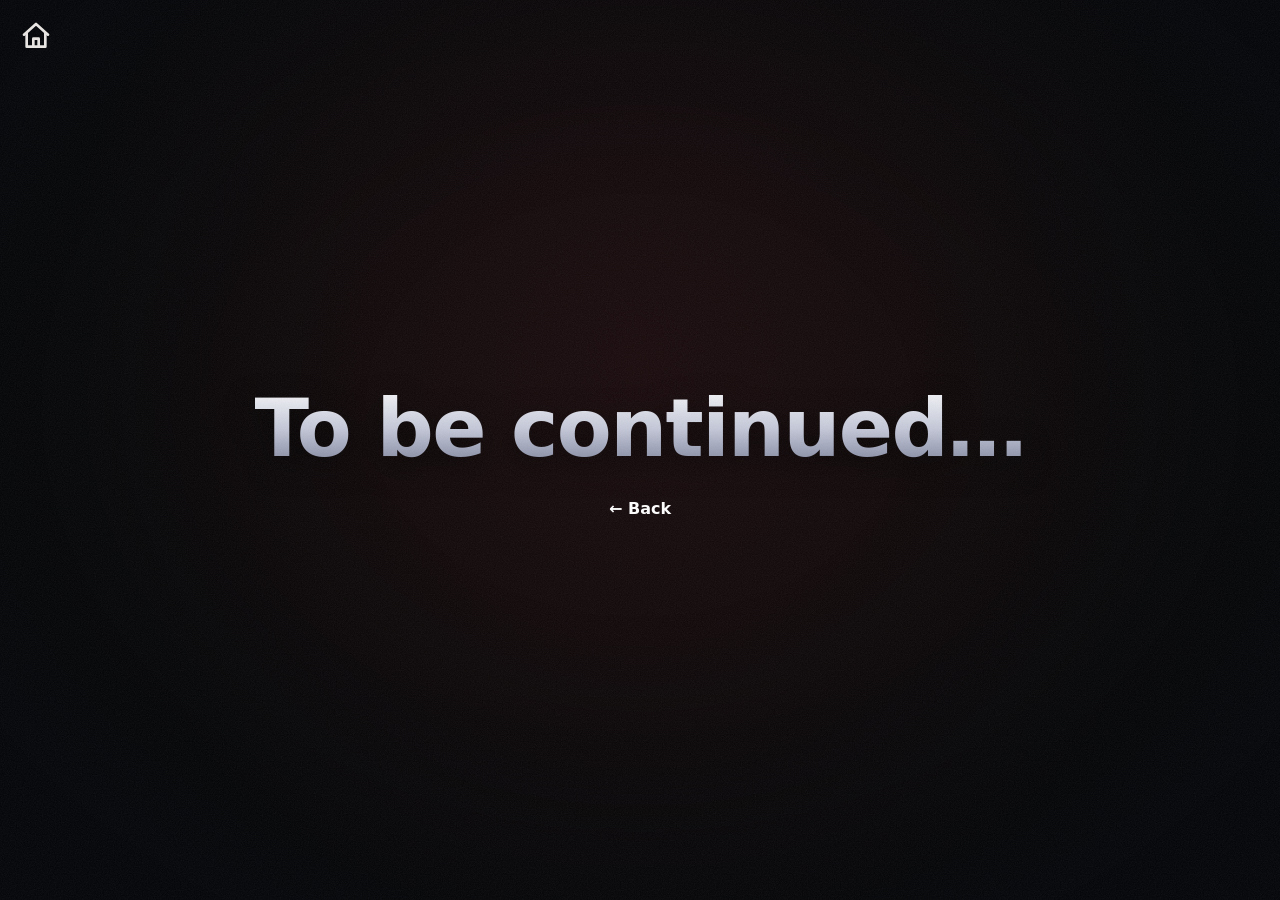
<file: soon.html>
<!DOCTYPE html>
<html lang="cs">
<head>
  <meta charset="UTF-8">
  <meta name="viewport" content="width=device-width, initial-scale=1">
  <title>To be continued | Fonger</title>
  <link rel="stylesheet" href="style.css">
  <link rel="expect" href="#mark" blocking="render">
  <script src="transition.js"></script>
  <style>
    h1 {
      margin: 0 0 24px;
      font-size: clamp(2.2rem, 8vw, 5rem);
      font-weight: 800;
      letter-spacing: -0.02em;
      animation: fadeIn 2.5s ease 0.6s both;
    }

    /* Odkaz zpět se objeví až po nadpisu */
    .back {
      color: var(--accent);
      font-weight: 600;
      text-decoration: none;
      animation: fadeIn 1.5s ease 2.2s both;
    }

    .back:hover { text-decoration: underline; }
  </style>
</head>
<body>
  <!-- Značka vlevo nahoře: zpočátku domeček, po příchodu z hlavní stránky kliknuté písmeno -->
  <a class="home" id="mark" href="index.html" aria-label="Zpět na hlavní stránku">
    <svg viewBox="0 0 24 24" fill="none" stroke="currentColor" stroke-width="2" stroke-linecap="round" stroke-linejoin="round">
      <path d="M3 11l9-8 9 8"/>
      <path d="M5 10v10h14V10"/>
      <path d="M10 20v-6h4v6"/>
    </svg>
  </a>

  <main>
    <h1 class="riso">To be continued…</h1>
    <a class="back" href="index.html">← Back</a>
  </main>
</body>
</html>
</file>
<file: style.css>
/* Barvy celého webu. Změníš je tady a změní se na všech stránkách */
:root {
  --bg: #060606;        /* téměř černé pozadí */
  --bg-2: #1a0b0d;      /* tmavě rudý střed pozadí */
  --ink: #e9e6e4;       /* hlavní barva textu: teplá šedobílá */
  --ink-2: #2a2426;     /* tmavá šedá (stíny) */
  --accent: #ffffff;    /* nejsvětlejší odstín pro odkazy a zvýraznění */

  /* Barva značky (písmene) vlevo nahoře na podstránkách. Každá stránka si ji přepíše:
     url(#fx-red) červená, url(#fx-pink) růžová, url(#fx-blue) modrá */
  --mark-fill: url(#fx-red);
  --mark-glow: 255, 60, 60;
  --mark-edge: #3a0509;
}

/* Zapne plynulé přechody mezi stránkami (kdo má vypnuté animace, nic neuvidí) */
@media (prefers-reduced-motion: no-preference) {
  @view-transition {
    navigation: auto;
  }
}

body {
  margin: 0;
  min-height: 100vh;
  display: grid;
  place-items: center;
  background-color: var(--bg);
  background-image: radial-gradient(circle at 50% 40%, var(--bg-2), var(--bg) 70%);
  color: var(--ink);
  font-family: system-ui, sans-serif;
  text-align: center;
}

/* ---------- Pozadí: mráčky ve čtyřech vrstvách (vloží je transition.js) ---------- */
.mist {
  position: fixed;
  inset: 0;
  z-index: -1;
  overflow: hidden;
  pointer-events: none;
}

/* Jedna vrstva je dvakrát tak široká než obrazovka a plave zleva doprava.
   Uvnitř jsou dvě stejné poloviny, takže se pohyb nikdy nepřetrhne. */
.mist .layer {
  position: absolute;
  top: 0;
  left: 0;
  width: 200vw;
  height: 100%;
  opacity: var(--o);                  /* průhlednost celé vrstvy */
  will-change: transform;
  animation: slide var(--t) linear infinite;
}

.mist .set {
  position: absolute;
  top: 0;
  width: 100vw;
  height: 100%;
}
.mist .set:nth-child(1) { left: 0; }
.mist .set:nth-child(2) { left: 100vw; }

@keyframes slide {
  from { transform: translateX(-100vw); }
  to   { transform: translateX(0); }
}

/* Jeden mráček. Polohu, velikost a odstín mu nastaví transition.js */
.mist .cloud {
  position: absolute;
  left: var(--x);
  top: var(--y);
  width: var(--w);
  height: auto;
  overflow: visible;
  stroke-width: var(--sw, 1);         /* tloušťka obrysu */
  stroke-opacity: 0.8;
}

/* Pět odstínů jedné ocelové šedomodré */
.mist .cloud.c0 { fill: url(#cg0); stroke: #c9d3ea; }
.mist .cloud.c1 { fill: url(#cg1); stroke: #9fb4d9; }
.mist .cloud.c2 { fill: url(#cg2); stroke: #8aa0c8; }
.mist .cloud.c3 { fill: url(#cg3); stroke: #b4c0dc; }
.mist .cloud.c4 { fill: url(#cg4); stroke: #7e92bd; }

/* Ztmavení okrajů, ať pozornost zůstane uprostřed */
.mist::after {
  content: "";
  position: absolute;
  inset: 0;
  background: radial-gradient(ellipse at 50% 45%, transparent 30%, rgba(2, 4, 10, 0.65) 100%);
}

/* Jemné zrno přes celý web, to dělá matný dojem */
body::before {
  content: "";
  position: fixed;
  inset: 0;
  z-index: 100;
  pointer-events: none;
  opacity: 0.08;
  background-image: url("data:image/svg+xml,%3Csvg xmlns='http://www.w3.org/2000/svg' width='220' height='220'%3E%3Cfilter id='n'%3E%3CfeTurbulence type='fractalNoise' baseFrequency='.85' numOctaves='2' stitchTiles='stitch'/%3E%3CfeColorMatrix type='saturate' values='0'/%3E%3C/filter%3E%3Crect width='100%25' height='100%25' filter='url(%23n)'/%3E%3C/svg%3E");
}

@keyframes fadeIn {
  from { opacity: 0; }
  to   { opacity: 1; }
}

/* Nadpisy: stříbrný chromový přechod s jemným stínem */
.riso {
  background-image: linear-gradient(180deg, #ffffff 0%, #c4c8d8 50%, #6f7590 100%);
  -webkit-background-clip: text;
  background-clip: text;
  color: transparent;
  filter: drop-shadow(0 0.12em 0.18em rgba(0, 0, 0, 0.6));
}

/* Značka vlevo nahoře na podstránkách. Zpočátku domeček,
   po příchodu z hlavní stránky písmeno, které jsi kliknul */
.home {
  position: fixed;
  top: 20px;
  left: 20px;
  z-index: 10;
  display: block;
  width: 32px;
  height: 32px;
  color: var(--ink);
  transition: transform 0.2s ease, color 0.2s ease;
  view-transition-name: letter;      /* díky tomu se písmeno z hlavní stránky přesune sem */
}

.home.is-letter {
  width: 28px;
  height: 40px;
  filter: drop-shadow(0 0 8px rgba(var(--mark-glow), 0.55));
}

.home:hover,
.home:focus-visible {
  color: var(--accent);
  transform: scale(1.12);
  outline: none;
}

.home svg {
  display: block;
  width: 100%;
  height: 100%;
  overflow: visible;
}

/* Z domečku se stane stejné červené 3D písmeno jako na hlavní stránce */
.home.is-letter svg {
  fill: none;
  stroke: none;
}

.home.is-letter path {
  fill: var(--mark-fill, url(#fx-red));
  stroke: rgba(255, 255, 255, 0.55);
  stroke-width: 1px;
  vector-effect: non-scaling-stroke;
  /* tvrdý stín dolů doprava = tloušťka písmene */
  transform: none;
}

.home.is-letter svg {
  filter: drop-shadow(1px 1px 0 var(--mark-edge)) drop-shadow(2px 2px 0 var(--mark-edge)) drop-shadow(3px 3px 0 #000);
}

/* Jak se přechody animují */
::view-transition-old(root),
::view-transition-new(root) {
  animation-duration: 0.45s;
  animation-timing-function: ease;
}

::view-transition-group(letter) {
  animation-duration: 0.75s;
  animation-timing-function: cubic-bezier(0.65, 0, 0.2, 1);
}

/* ---------- Glitch jen kolem písmene, které letí do rohu ----------
   Písmeno nejdřív chvíli "glitchuje" na místě (červená přeblikává do barvy cíle,
   kolem jsou posunuté barevné okraje a pruhy), pak odletí do rohu. Zbytek stránky se nehýbe. */
@media (prefers-reduced-motion: no-preference) {
  /* Stránka se prolne až po glitchi písmene, ať se glitch neodehrává přes obsah nové stránky (třeba přes automat) */
  html[data-vt="game"]::view-transition-old(root),
  html[data-vt="game"]::view-transition-new(root),
  html[data-vt="experience"]::view-transition-old(root),
  html[data-vt="reach"]::view-transition-old(root),
  html[data-vt="outings"]::view-transition-old(root),
  html[data-vt="experience"]::view-transition-new(root),
  html[data-vt="reach"]::view-transition-new(root),
  html[data-vt="outings"]::view-transition-new(root) {
    animation-delay: 0.5s;
    animation-fill-mode: both;
  }
  html[data-vt="game"]::view-transition-group(letter),
  html[data-vt="experience"]::view-transition-group(letter),
  html[data-vt="reach"]::view-transition-group(letter),
  html[data-vt="outings"]::view-transition-group(letter) {
    animation-duration: 0.75s;
    animation-delay: 0.5s;
  }
  html[data-vt="game"]::view-transition-image-pair(letter),
  html[data-vt="experience"]::view-transition-image-pair(letter),
  html[data-vt="reach"]::view-transition-image-pair(letter),
  html[data-vt="outings"]::view-transition-image-pair(letter) {
    animation: gl-pair 1.25s step-end both;
  }
  html[data-vt="game"]::view-transition-old(letter),
  html[data-vt="experience"]::view-transition-old(letter),
  html[data-vt="reach"]::view-transition-old(letter),
  html[data-vt="outings"]::view-transition-old(letter) {
    animation: gl-old 1.25s step-end both;
    mix-blend-mode: normal;
  }
  html[data-vt="game"]::view-transition-new(letter),
  html[data-vt="experience"]::view-transition-new(letter),
  html[data-vt="reach"]::view-transition-new(letter),
  html[data-vt="outings"]::view-transition-new(letter) {
    animation: gl-new 1.25s step-end both;
    mix-blend-mode: normal;
  }
}

/* Chvění, pruhy a rozdělené barvy (azurová + purpurová) okolo písmene */
@keyframes gl-pair {
  0%   { transform: none; filter: none; clip-path: none; }
  4%   { transform: translate(-14px, 2px); clip-path: inset(0 0 55% 0);
         filter: drop-shadow(11px 0 0 rgba(0,255,255,.85)) drop-shadow(-11px 0 0 rgba(255,0,110,.85)); }
  9%   { transform: translate(16px, -3px); clip-path: inset(38% 0 20% 0);
         filter: drop-shadow(-12px 0 0 rgba(0,255,255,.85)) drop-shadow(12px 0 0 rgba(255,0,110,.85)); }
  14%  { transform: translate(-10px, 0); clip-path: inset(70% 0 0 0);
         filter: drop-shadow(9px 0 0 rgba(0,255,255,.85)) drop-shadow(-9px 0 0 rgba(255,0,110,.85)); }
  19%  { transform: translate(12px, 2px) skewX(-9deg); clip-path: none;
         filter: drop-shadow(-10px 0 0 rgba(0,255,255,.8)) drop-shadow(10px 0 0 rgba(255,0,110,.8)); }
  25%  { transform: translate(-8px, -2px); clip-path: inset(0 0 0 42%);
         filter: drop-shadow(8px 0 0 rgba(0,255,255,.8)) drop-shadow(-8px 0 0 rgba(255,0,110,.8)); }
  31%  { transform: translate(7px, 1px); clip-path: inset(20% 0 48% 0);
         filter: drop-shadow(-8px 0 0 rgba(0,255,255,.75)) drop-shadow(8px 0 0 rgba(255,0,110,.75)); }
  38%  { transform: translate(-5px, 0); clip-path: none;
         filter: drop-shadow(6px 0 0 rgba(0,255,255,.7)) drop-shadow(-6px 0 0 rgba(255,0,110,.7)); }
  46%  { transform: translate(4px, 0); clip-path: inset(55% 0 0 0);
         filter: drop-shadow(-5px 0 0 rgba(0,255,255,.6)) drop-shadow(5px 0 0 rgba(255,0,110,.6)); }
  55%  { transform: none; clip-path: none;
         filter: drop-shadow(4px 0 0 rgba(0,255,255,.5)) drop-shadow(-4px 0 0 rgba(255,0,110,.5)); }
  75%  { transform: none; filter: drop-shadow(2px 0 0 rgba(0,255,255,.35)) drop-shadow(-2px 0 0 rgba(255,0,110,.35)); }
  100% { transform: none; filter: none; clip-path: none; }
}

/* Barva uvnitř písmene přeskakuje mezi červenou (stará) a cílovou (nová) a nakonec zůstane cílová */
@keyframes gl-old {
  0%   { opacity: 1; }
  8%   { opacity: 0; }
  16%  { opacity: 1; }
  24%  { opacity: 0; }
  32%  { opacity: 1; }
  38%  { opacity: 0; }
  100% { opacity: 0; }
}

@keyframes gl-new {
  0%   { opacity: 0; }
  8%   { opacity: 1; }
  16%  { opacity: 0; }
  24%  { opacity: 1; }
  32%  { opacity: 0; }
  38%  { opacity: 1; }
  100% { opacity: 1; }
}

/* G: starý (červený) snímek přeblikává do růžové barvy, malé nové písmeno se objeví až když letí.
   Tím se nenatahuje malé písmeno s tmavým stínem do velkého rámečku. */
@keyframes gl-old-g {
  0%   { opacity: 1; filter: none; }
  8%   { opacity: 1; filter: hue-rotate(-38deg) saturate(1.3); }
  16%  { opacity: 1; filter: none; }
  24%  { opacity: 1; filter: hue-rotate(-38deg) saturate(1.3); }
  32%  { opacity: 1; filter: none; }
  40%  { opacity: 1; filter: hue-rotate(-38deg) saturate(1.3); }
  75%  { opacity: 1; filter: hue-rotate(-38deg) saturate(1.3); }
  100% { opacity: 0; filter: hue-rotate(-38deg) saturate(1.3); }
}
@keyframes gl-new-g {
  0%   { opacity: 0; }
  75%  { opacity: 1; }
  100% { opacity: 1; }
}
@media (prefers-reduced-motion: no-preference) {
  html[data-vt="game"]::view-transition-old(letter) { animation: gl-old-g 1.25s step-end both; }
  html[data-vt="game"]::view-transition-new(letter) { animation: gl-new-g 1.25s step-end both; }
}

/* Kdo má v systému vypnuté animace, nic se nehýbe (mráčky stojí na svých místech) */
@media (prefers-reduced-motion: reduce) {
  *, *::before, *::after {
    animation-duration: 0.01ms !important;
    animation-delay: 0s !important;
    transition-duration: 0.01ms !important;
  }

  .mist .layer {
    animation: none !important;
    transform: translateX(-100vw);
  }
}

   @media (prefers-reduced-motion: no-preference) {
     html[data-vt="fun"]::view-transition-old(root),
     html[data-vt="fun"]::view-transition-new(root) { animation-delay: 0.5s; animation-fill-mode: both; }
     html[data-vt="fun"]::view-transition-group(letter) { animation-duration: 0.75s; animation-delay: 0.5s; }
     html[data-vt="fun"]::view-transition-image-pair(letter) { animation: gl-pair 1.25s step-end both; }
     html[data-vt="fun"]::view-transition-old(letter) { animation: gl-old 1.25s step-end both; mix-blend-mode: normal; }
     html[data-vt="fun"]::view-transition-new(letter) { animation: gl-new 1.25s step-end both; mix-blend-mode: normal; }
   }
</file>
<file: experience.css>
/* ==========================================================
   experience.css: společný vzhled stránky Experience
   a jejích podstránek. Barvy (--bg, --ink, --accent)
   zůstávají ve style.css, tady jsou jen věci navíc.
   ========================================================== */

/* ---------- Základ ---------- */
body.exp {
  display: block;
  place-items: normal;
  text-align: left;
  line-height: 1.65;
  -webkit-font-smoothing: antialiased;
  background-attachment: fixed;
}
html { background: var(--bg); scroll-behavior: smooth; }
@media (prefers-reduced-motion: reduce) { html { scroll-behavior: auto; } }

:root {
  --muted: #9aa4bd;
  --faint: #7f8aa6;
  --line: rgba(190, 205, 240, 0.14);
  --glass: rgba(16, 22, 36, 0.62);
  --blue: #b9c8ff;
  --green: #8fe3b0;
  --rose: #ff9fb6;
  --mono: ui-monospace, "SF Mono", "Cascadia Mono", Menlo, Consolas, monospace;
}

/* Přepínač jazyka schová druhý jazyk */
html[data-lang="en"] [lang="cs"],
html[data-lang="cs"] [lang="en"] { display: none !important; }
[hidden] { display: none !important; }

.wrap { max-width: 1040px; margin: 0 auto; padding: 112px 24px 72px; }
.wrap.narrow { max-width: 860px; padding-top: 104px; }
.mono { font-family: var(--mono); letter-spacing: 0.04em; }
a { color: var(--accent); }
:focus-visible { outline: 2px solid var(--blue); outline-offset: 3px; border-radius: 6px; }

@media (max-width: 900px) { .wrap { padding-top: 132px; } .wrap.narrow { padding-top: 96px; } }
@media (max-width: 560px) { .wrap { padding-left: 18px; padding-right: 18px; } }

/* ---------- Horní lišta: ukazatel čtení, jazyk, navigace ---------- */
.progress {
  position: fixed; inset: 0 0 auto 0; height: 2px; z-index: 50;
  transform-origin: 0 50%; transform: scaleX(0);
  background: linear-gradient(90deg, #8fd3ff, #b9a4ff, #ff9fd2);
}
.lang {
  position: fixed; top: 20px; right: 20px; z-index: 30; display: flex; padding: 3px; border-radius: 999px;
  background: var(--glass); border: 1px solid var(--line);
  backdrop-filter: blur(10px); -webkit-backdrop-filter: blur(10px);
}
.lang button {
  font: 600 0.72rem var(--mono); letter-spacing: 0.08em; color: var(--muted); background: none; border: 0;
  cursor: pointer; padding: 6px 12px; border-radius: 999px; transition: color .2s, background .2s;
}
.lang button[aria-pressed="true"] { color: #0a0e18; background: #e8ecf8; }

.snav {
  position: fixed; top: 14px; left: 50%; transform: translateX(-50%); z-index: 30;
  display: flex; gap: 2px; padding: 4px; border-radius: 999px;
  background: var(--glass); border: 1px solid var(--line);
  backdrop-filter: blur(12px); -webkit-backdrop-filter: blur(12px);
}
.snav a {
  font: 600 .82rem system-ui, sans-serif; color: var(--muted); text-decoration: none; white-space: nowrap;
  padding: 8px 16px; border-radius: 999px; transition: color .2s, background .2s;
}
.snav a:hover { color: #fff; }
.snav a.on { color: #0a0e18; background: #e8ecf8; }
@media (max-width: 900px) {
  .snav { top: 66px; max-width: calc(100% - 28px); overflow-x: auto; scrollbar-width: none; }
  .snav::-webkit-scrollbar { display: none; }
  .snav a { padding: 7px 14px; font-size: .8rem; }
}

/* Odkaz zpět na podstránkách */
.crumb { display: inline-flex; align-items: center; gap: 8px; margin-bottom: 28px; color: var(--muted); text-decoration: none; font: 600 .85rem system-ui, sans-serif; }
.crumb:hover { color: #fff; }

/* ---------- Odhalení při scrollu ---------- */
.js .rv { opacity: 0; transform: translateY(18px); transition: opacity .7s ease, transform .7s cubic-bezier(.2,.7,.2,1); transition-delay: var(--d, 0s); }
.js .rv.in { opacity: 1; transform: none; }
@media (prefers-reduced-motion: reduce) { .js .rv { opacity: 1; transform: none; transition: none; } }

/* ---------- Karty ---------- */
.card {
  position: relative; background: var(--glass); border-radius: 18px; padding: 24px; overflow: hidden;
  backdrop-filter: blur(10px); -webkit-backdrop-filter: blur(10px);
}
.card::before {
  content: ""; position: absolute; inset: 0; border-radius: inherit; padding: 1px; pointer-events: none;
  background: linear-gradient(140deg, rgba(255,255,255,.28), rgba(255,255,255,.05) 40%, rgba(150,180,255,.18) 75%, rgba(255,160,210,.16));
  -webkit-mask: linear-gradient(#000 0 0) content-box, linear-gradient(#000 0 0);
  -webkit-mask-composite: xor;
  mask: linear-gradient(#000 0 0) content-box, linear-gradient(#000 0 0);
  mask-composite: exclude;
}
.card::after {
  content: ""; position: absolute; inset: 0; pointer-events: none; opacity: 0; transition: opacity .3s;
  background: radial-gradient(260px circle at var(--mx, 50%) var(--my, 0%), rgba(190,210,255,.12), transparent 70%);
}
.card:hover::after { opacity: 1; }

/* ---------- Tlačítka a štítky ---------- */
.btn {
  display: inline-flex; align-items: center; justify-content: center; gap: 9px; cursor: pointer;
  font: 700 .92rem system-ui, sans-serif; padding: 12px 22px; border-radius: 12px; text-decoration: none;
  color: var(--ink); background: rgba(255,255,255,.05); border: 1px solid rgba(190,205,240,.25);
  transition: transform .18s ease, background .2s, border-color .2s, box-shadow .2s;
}
.btn svg { width: 17px; height: 17px; }
.btn:hover { transform: translateY(-2px); background: rgba(255,255,255,.1); border-color: rgba(220,230,255,.5); }
.btn.primary { color: #0a0e18; border: 0; background: linear-gradient(180deg, #fff, #c9cde0); box-shadow: 0 8px 26px rgba(160,180,255,.2); }
.btn.primary:hover { background: linear-gradient(180deg, #fff, #dbe0f1); box-shadow: 0 12px 34px rgba(160,180,255,.32); }
.btn[disabled] { opacity: .6; cursor: progress; transform: none; }
.cta { display: flex; flex-wrap: wrap; gap: 12px; margin-top: 30px; }

.chips { display: flex; flex-wrap: wrap; gap: 6px; margin: 0; padding: 0; list-style: none; }
.chip {
  font: 500 .76rem var(--mono); letter-spacing: .02em; color: #cdd4e8; padding: 5px 11px; border-radius: 999px;
  background: rgba(190,205,240,.08); border: 1px solid rgba(190,205,240,.14);
}

/* ---------- Úvod (hero) ---------- */
.hero { display: grid; grid-template-columns: minmax(0, 1.5fr) minmax(0, 1fr); gap: 40px; align-items: end; padding-bottom: 8px; }
.status { display: inline-flex; align-items: center; gap: 10px; margin: 0 0 20px; padding: 6px 14px 6px 12px; border-radius: 999px; font-size: .8rem; color: #cdd4e8; background: rgba(143,227,176,.08); border: 1px solid rgba(143,227,176,.25); }
.blip { width: 8px; height: 8px; border-radius: 50%; background: var(--green); animation: blip 2.4s infinite; }
@keyframes blip { 0% { box-shadow: 0 0 0 0 rgba(143,227,176,.6); } 70%, 100% { box-shadow: 0 0 0 9px rgba(143,227,176,0); } }

.name {
  margin: 0; font-size: clamp(2.8rem, 8.4vw, 5.6rem); line-height: 1.04; font-weight: 800; letter-spacing: -0.035em;
  background-image:
    linear-gradient(105deg, transparent 42%, rgba(255,255,255,.95) 50%, transparent 58%),
    linear-gradient(180deg, #ffffff 0%, #c4c8d8 50%, #6f7590 100%);
  background-size: 260% 100%, 100% 100%; background-position: 120% 0, 0 0; background-repeat: no-repeat;
  -webkit-background-clip: text; background-clip: text; color: transparent;
  filter: drop-shadow(0 0.1em 0.16em rgba(0,0,0,.55));
  animation: sheen 6s ease-in-out 1.4s infinite;
}
@keyframes sheen { 0%, 55% { background-position: 120% 0, 0 0; } 100% { background-position: -40% 0, 0 0; } }
@media (prefers-reduced-motion: reduce) { .name { animation: none; } }

.role { margin: 14px 0 0; font-size: clamp(1.05rem, 2.8vw, 1.35rem); font-weight: 600; color: var(--ink); }
.role .rest { color: var(--muted); font-weight: 500; }
.lead { max-width: 58ch; margin: 18px 0 0; color: #c3cbe0; font-size: clamp(1rem, 2.4vw, 1.1rem); }

.facts { padding: 8px 22px; }
.facts dl { margin: 0; }
.facts div { display: grid; grid-template-columns: 92px 1fr; gap: 14px; padding: 14px 0; border-bottom: 1px solid var(--line); }
.facts div:last-child { border-bottom: 0; }
.facts dt { font: 500 .72rem var(--mono); letter-spacing: .06em; text-transform: uppercase; color: var(--faint); padding-top: 2px; }
.facts dd { margin: 0; font-size: .94rem; color: var(--ink); }
@media (max-width: 860px) { .hero { grid-template-columns: 1fr; gap: 28px; } }

/* ---------- Sekce ---------- */
section { margin-top: 96px; scroll-margin-top: 90px; }
.sec-h { margin: 0 0 30px; }
.sec-h .mono { display: block; font-size: .76rem; color: var(--faint); text-transform: uppercase; margin-bottom: 10px; }
.sec-h h2 { margin: 0; font-size: clamp(1.8rem, 5vw, 2.5rem); line-height: 1.12; letter-spacing: -0.025em; font-weight: 800; }
.sec-h p { max-width: 60ch; margin: 12px 0 0; color: var(--muted); }

/* ---------- Dovednosti ---------- */
.skills { display: grid; grid-template-columns: repeat(3, minmax(0, 1fr)); gap: 16px; }
.sk { display: flex; flex-direction: column; gap: 12px; padding: 24px; }
.sk-ico { width: 40px; height: 40px; display: grid; place-items: center; border-radius: 12px; color: var(--blue); background: rgba(185,200,255,.09); border: 1px solid rgba(185,200,255,.18); }
.sk-ico svg { width: 21px; height: 21px; }
.sk h3 { margin: 4px 0 0; font-size: 1.1rem; line-height: 1.3; }
.sk-d { margin: 0; color: var(--muted); font-size: .92rem; }
.sk .chips { margin-top: 2px; }
.sk-ev { margin: auto 0 0; padding-top: 14px; border-top: 1px solid var(--line); font-size: .8rem; color: var(--faint); }
.sk-ev b { font: 500 .68rem var(--mono); letter-spacing: .08em; text-transform: uppercase; color: var(--muted); margin-right: 6px; }
.sk-ev a { color: var(--blue); text-underline-offset: 3px; }
@media (max-width: 960px) { .skills { grid-template-columns: repeat(2, minmax(0, 1fr)); } }
@media (max-width: 620px) { .skills { grid-template-columns: 1fr; } }

/* ---------- Projekty ---------- */
.proj { padding: 0; display: grid; grid-template-columns: minmax(0, .9fr) minmax(0, 1.1fr); }
.proj + .proj { margin-top: 18px; }
.proj-media { position: relative; background: linear-gradient(160deg, #101827, #0a0e18); border-right: 1px solid var(--line); display: grid; place-items: center; padding: 24px; min-height: 320px; }
.proj-media img { display: block; width: min(100%, 300px); height: auto; border-radius: 14px; border: 1px solid var(--line); box-shadow: 0 24px 60px rgba(0,0,0,.55); }
.proj-media.quiz { overflow: hidden; }
.quiz-art span { position: absolute; font: 800 9rem/1 system-ui; color: transparent; -webkit-text-stroke: 1.5px rgba(185,200,255,.7); animation: bob 5s ease-in-out infinite; }
.quiz-art span:nth-child(1) { left: 14%; top: 8%; }
.quiz-art span:nth-child(2) { right: 12%; bottom: 6%; font-size: 6rem; animation-delay: -2s; }
.quiz-art span:nth-child(3) { right: 26%; top: 14%; font-size: 3rem; animation-delay: -3.5s; }
@keyframes bob { 50% { transform: translateY(-10px) rotate(3deg); } }
@media (prefers-reduced-motion: reduce) { .quiz-art span { animation: none; } }
.proj-body { padding: 30px 32px 30px; display: flex; flex-direction: column; gap: 12px; }
.eyebrow { margin: 0; font: 500 .72rem var(--mono); letter-spacing: .08em; text-transform: uppercase; color: var(--faint); }
.proj-body h3 { margin: 0; font-size: 1.5rem; line-height: 1.2; letter-spacing: -0.02em; }
.proj-body > p { margin: 0; color: #c3cbe0; }
.meta { display: grid; grid-template-columns: 76px 1fr; gap: 8px 14px; margin: 6px 0 0; padding: 14px 0; border-top: 1px solid var(--line); border-bottom: 1px solid var(--line); font-size: .88rem; }
.meta dt { color: var(--faint); font: 500 .7rem var(--mono); letter-spacing: .06em; text-transform: uppercase; padding-top: 3px; }
.meta dd { margin: 0; color: #cdd4e8; }
.ticks { margin: 4px 0 0; padding: 0; list-style: none; display: grid; gap: 8px; font-size: .92rem; color: #c3cbe0; }
.ticks li { position: relative; padding-left: 24px; }
.ticks li::before { content: ""; position: absolute; left: 2px; top: .5em; width: 9px; height: 5px; border-left: 2px solid var(--green); border-bottom: 2px solid var(--green); transform: rotate(-45deg); }
.proj-body .cta { margin-top: auto; padding-top: 10px; }
@media (max-width: 860px) {
  .proj { grid-template-columns: 1fr; }
  .proj-media { border-right: 0; border-bottom: 1px solid var(--line); min-height: 0; }
  .proj-media.quiz { min-height: 180px; }
  .proj-body { padding: 24px 22px; }
}

/* ---------- Zamčená část ---------- */
.locked { position: relative; min-height: 470px; display: grid; place-items: center; padding: 30px 18px; overflow: hidden; }
.ghost { position: absolute; inset: 0; padding: 26px 26px 26px 54px; filter: blur(7px); opacity: .55; pointer-events: none; user-select: none; -webkit-mask: linear-gradient(#000 40%, transparent); mask: linear-gradient(#000 40%, transparent); }
.ghost::before { content: ""; position: absolute; left: 31px; top: 30px; bottom: 0; width: 2px; background: linear-gradient(#b9c8ff55, transparent); }
.g-row { position: relative; margin-bottom: 26px; }
.g-row::before { content: ""; position: absolute; left: -29px; top: 4px; width: 11px; height: 11px; border-radius: 50%; background: var(--blue); }
.g-row b { display: block; height: 11px; border-radius: 6px; margin-bottom: 9px; background: linear-gradient(90deg, #8fa2d4, #5d6a94); animation: pulse 2.6s ease-in-out infinite; }
.g-row b:nth-child(2) { opacity: .6; height: 8px; }
.g-row b:nth-child(3) { opacity: .4; height: 8px; }
@keyframes pulse { 50% { opacity: .45; } }

.gate {
  position: relative; z-index: 1; width: min(430px, 100%); text-align: center; padding: 30px 26px 24px; border-radius: 20px;
  background: rgba(10,14,24,.78); border: 1px solid rgba(190,205,240,.2);
  backdrop-filter: blur(14px); -webkit-backdrop-filter: blur(14px);
  box-shadow: 0 30px 80px rgba(0,0,0,.55), inset 0 1px 0 rgba(255,255,255,.08);
}
.gate.shake { animation: shake .45s; }
@keyframes shake { 20% { transform: translateX(-9px); } 40% { transform: translateX(8px); } 60% { transform: translateX(-5px); } 80% { transform: translateX(3px); } }
.lock { width: 52px; height: 60px; color: #dfe5f7; filter: drop-shadow(0 6px 12px rgba(0,0,0,.5)); overflow: visible; }
.lock .shackle { transition: transform .5s cubic-bezier(.3,1.5,.5,1); transform-origin: 34px 26px; }
.lock.open .shackle { transform: translateY(-5px) rotate(32deg); }
.lock.mini { width: 30px; height: 35px; flex: none; }
.gate h3 { margin: 12px 0 8px; font-size: 1.35rem; letter-spacing: -0.01em; }
.gate p { margin: 0; color: var(--muted); font-size: .92rem; }
.gate .chips { justify-content: center; margin: 16px 0 4px; }
.field { position: relative; margin-top: 18px; }
.field input {
  width: 100%; box-sizing: border-box; padding: 14px 48px 14px 16px; border-radius: 12px;
  font: 500 1rem var(--mono); letter-spacing: .06em; color: var(--ink);
  background: rgba(255,255,255,.05); border: 1px solid rgba(190,205,240,.22); outline: none;
  transition: border-color .2s, box-shadow .2s, background .2s;
}
.field input::placeholder { letter-spacing: .02em; color: #6c7692; font-family: system-ui, sans-serif; }
.field input:focus { border-color: var(--blue); box-shadow: 0 0 0 4px rgba(185,200,255,.14); background: rgba(255,255,255,.07); }
.eye { position: absolute; right: 6px; top: 50%; transform: translateY(-50%); width: 38px; height: 38px; border: 0; background: none; color: var(--muted); cursor: pointer; border-radius: 10px; }
.eye:hover { color: #fff; }
.eye svg { width: 20px; height: 20px; }
.err { min-height: 1.4em; margin: 10px 0 0 !important; font-size: .86rem !important; color: var(--rose) !important; }
.gate .btn { width: 100%; margin-top: 4px; }
.gate .tip { margin-top: 14px; font-size: .78rem; color: var(--faint); }

/* ---------- Odemčený obsah ---------- */
.unlocked { animation: rise .8s cubic-bezier(.2,.7,.2,1); }
@keyframes rise { from { opacity: 0; transform: translateY(24px) scale(.985); } }
.welcome {
  display: flex; align-items: center; gap: 16px; flex-wrap: wrap; padding: 16px 20px; margin-bottom: 44px; border-radius: 16px;
  background: linear-gradient(120deg, rgba(143,227,176,.1), rgba(185,200,255,.07)); border: 1px solid rgba(143,227,176,.28);
}
.welcome > div { flex: 1; min-width: 200px; }
.welcome b { display: block; font-size: 1.02rem; }
.welcome > div > span { color: var(--muted); font-size: .88rem; }
.welcome .lock { color: var(--green); }

h3.sub { margin: 56px 0 22px; font-size: clamp(1.25rem, 3.6vw, 1.6rem); letter-spacing: -0.015em; }
h3.sub.first { margin-top: 0; }
.when { font-size: .76rem; color: var(--muted); }
.card h4 { margin: 6px 0 0; font-size: 1.12rem; line-height: 1.3; }
.org { margin: 2px 0 0; color: var(--blue); font-size: .95rem; }
.note { margin: 8px 0 0; color: var(--muted); font-size: .9rem; }
.card ul.dots { margin: 14px 0 0; padding-left: 18px; color: #c3cbe0; font-size: .93rem; }
.card ul.dots li { margin: 5px 0; }
.card ul.dots li::marker { color: #6d7aa6; }
.card .chips { margin-top: 14px; }

.job.card { overflow: visible; }
.tl { position: relative; padding-left: 38px; display: grid; gap: 18px; }
.tl-line { position: absolute; left: 11px; top: 14px; bottom: 14px; width: 2px; background: rgba(190,205,240,.12); border-radius: 2px; }
.tl-fill { position: absolute; inset: 0; border-radius: 2px; transform-origin: 50% 0; transform: scaleY(var(--p, 0)); background: linear-gradient(#b9c8ff, #ff9fd2); box-shadow: 0 0 14px rgba(185,200,255,.6); }
.job .dot { position: absolute; left: -35px; top: 28px; width: 14px; height: 14px; border-radius: 50%; background: var(--bg); border: 2px solid #6d7aa6; transition: border-color .4s, background .4s, box-shadow .4s; z-index: 1; }
.job.in .dot { border-color: var(--blue); background: var(--blue); box-shadow: 0 0 0 5px rgba(185,200,255,.12); }
.job.now .dot { background: var(--green); border-color: var(--green); animation: blip 2.4s infinite; }
.badge { font-style: normal; margin-left: 8px; padding: 2px 8px; border-radius: 999px; font-size: .66rem; color: #0a1a10; background: var(--green); font-weight: 700; }

.edu { display: grid; grid-template-columns: repeat(3, minmax(0, 1fr)); gap: 16px; }
.contact { display: grid; grid-template-columns: repeat(2, minmax(0, 1fr)); gap: 16px; }
.c-item { display: flex; flex-direction: column; gap: 4px; padding-right: 96px; }
.c-label { font-size: .72rem; color: var(--muted); text-transform: uppercase; }
.c-item a, .c-val { font-size: 1.05rem; font-weight: 600; color: var(--ink); text-decoration: none; word-break: break-word; }
.c-item a:hover { color: #fff; text-decoration: underline; text-underline-offset: 4px; }
.copy { position: absolute; right: 16px; top: 50%; transform: translateY(-50%); font: 600 .72rem var(--mono); color: var(--muted); background: rgba(255,255,255,.05); border: 1px solid var(--line); border-radius: 10px; padding: 7px 11px; cursor: pointer; transition: color .2s, border-color .2s; z-index: 1; }
.copy:hover { color: #fff; border-color: rgba(220,230,255,.5); }
.copy.ok { color: var(--green); border-color: rgba(143,227,176,.5); }
.more { margin-top: 26px; color: var(--muted); font-size: .9rem; }
@media (max-width: 860px) {
  .edu, .contact { grid-template-columns: 1fr; }
  .tl { padding-left: 32px; }
  .job .dot { left: -29px; }
  .tl-line { left: 8px; }
}

/* ---------- Případová studie ---------- */
.cs-hero h1 { margin: 0; font-size: clamp(2rem, 6vw, 3.4rem); line-height: 1.1; letter-spacing: -0.03em; font-weight: 800; }
.cs-hero .lead { margin-top: 16px; }
.cs-hero .eyebrow { margin-bottom: 12px; }
.cs-facts { display: grid; grid-template-columns: repeat(4, minmax(0, 1fr)); gap: 0; margin-top: 32px; padding: 0; }
.cs-facts div { padding: 18px 20px; border-right: 1px solid var(--line); }
.cs-facts div:last-child { border-right: 0; }
.cs-facts dt { font: 500 .7rem var(--mono); letter-spacing: .08em; text-transform: uppercase; color: var(--faint); }
.cs-facts dd { margin: 6px 0 0; font-size: .92rem; color: var(--ink); }
@media (max-width: 760px) {
  .cs-facts { grid-template-columns: repeat(2, minmax(0, 1fr)); }
  .cs-facts div:nth-child(2) { border-right: 0; }
  .cs-facts div:nth-child(-n+2) { border-bottom: 1px solid var(--line); }
}
.cs h2 { margin: 0 0 14px; font-size: clamp(1.4rem, 4vw, 1.9rem); letter-spacing: -0.02em; }
.cs section { margin-top: 64px; scroll-margin-top: 24px; }
.cs p { color: #c3cbe0; max-width: 66ch; }
.cs-img { margin: 28px 0 0; display: grid; place-items: center; padding: 28px; border-radius: 18px; background: linear-gradient(160deg, #101827, #0a0e18); border: 1px solid var(--line); }
.cs-img img { display: block; width: min(100%, 320px); height: auto; border-radius: 14px; box-shadow: 0 24px 60px rgba(0,0,0,.55); }
.cs-img figcaption { margin-top: 16px; font-size: .82rem; color: var(--faint); text-align: center; }
.built { display: grid; grid-template-columns: repeat(2, minmax(0, 1fr)); gap: 16px; margin-top: 20px; }
.built .card h3 { margin: 0 0 8px; font-size: 1.05rem; }
.built .card p { margin: 0; font-size: .92rem; color: var(--muted); }
@media (max-width: 700px) { .built { grid-template-columns: 1fr; } }
.why { margin: 20px 0 0; padding: 0; list-style: none; display: grid; gap: 14px; }
.why li { display: grid; grid-template-columns: 38px 1fr; gap: 16px; align-items: start; }
.why i { font: normal 500 .78rem var(--mono); color: var(--blue); padding: 5px 0; border: 1px solid rgba(185,200,255,.25); border-radius: 10px; text-align: center; background: rgba(185,200,255,.07); }
.why b { display: block; font-size: 1rem; }
.why div > span { color: var(--muted); font-size: .92rem; }
.quote { margin: 22px 0 0; padding: 18px 22px; border-left: 3px solid var(--blue); background: rgba(185,200,255,.06); border-radius: 0 14px 14px 0; color: #dfe5f7; font-size: 1.02rem; }

footer { margin-top: 96px; padding-top: 22px; border-top: 1px solid var(--line); display: flex; justify-content: space-between; flex-wrap: wrap; gap: 8px 20px; color: var(--faint); font-size: .82rem; }
footer a { color: var(--muted); text-underline-offset: 3px; }
@supports (padding: max(0px)) { .wrap { padding-left: max(18px, env(safe-area-inset-left)); padding-right: max(18px, env(safe-area-inset-right)); } }
</file>
<file: home.css>
/* ==========================================================
   home.css: černo-červený futuristický vzhled stránky Experience
   Načítá se po experience.css a přepisuje jeho barvy.
   ========================================================== */

:root {
  /* ===== BARVA STRÁNKY: změníš tady a změní se všude ===== */
  --c: #2f7bff;              /* hlavní barva */
  --cr: 47, 123, 255;        /* stejná barva jako čísla R, G, B (pro průhlednost) */
  --c-hi: #5b9bff;           /* světlejší odstín (najetí, konec přechodů) */
  --c-soft: #9bbcff;         /* nejsvětlejší odstín (hrany, text) */
  --c2: #0b3fb5;             /* tmavší odstín */
  --mark-fill: url(#fx-blue); --mark-glow: 47, 123, 255; --mark-edge: #03102a;   /* písmeno E v rohu */
  --e1: #4d94ff; --e2: #0b3fb5; --e3: #03102a;   /* přechod velkého písmene E */

  --bg: #050505; --bg-2: #060a12; --ink: #ecf0f8; --accent: var(--c-hi);
  --muted: #9aa3b4; --faint: #6f7a90; --line: rgba(var(--cr), .18);
  --glass: rgba(8, 11, 18, .72);
  --blue: var(--c-hi);       /* akcent v odemčeném obsahu */
  --green: #3ddc84; --rose: #ff8a8a;
  /* Barvy Z-Quizu: přepiš podle jejich loga a Instagramu */
  --zq-a: #ff3b3b; --zq-b: #ff9a3d; --zq-ink: #1a0505;
}
html, body.exp { background: #050505; }
.mist { display: none; }
::selection { background: var(--c); color: #050505; }
body.exp { background-image: none; }

/* ---------- Pozadí a efekty ---------- */
#bg { position: fixed; inset: 0; width: 100%; height: 100%; z-index: -1; }
.scan { position: fixed; inset: 0; z-index: 60; pointer-events: none; opacity: .5;
  background: repeating-linear-gradient(0deg, rgba(255,255,255,.018) 0 1px, transparent 1px 3px); }
.cursor { position: fixed; left: 0; top: 0; z-index: 70; width: 34px; height: 34px; margin: -17px 0 0 -17px; border-radius: 50%;
  border: 1px solid rgba(var(--cr), .7); pointer-events: none; opacity: 0; transition: width .25s, height .25s, margin .25s, background .25s, opacity .3s; mix-blend-mode: screen; }
.cursor.on { opacity: 1; }
.cursor.big { width: 64px; height: 64px; margin: -32px 0 0 -32px; background: rgba(var(--cr), .14); }
@media (hover: none) { .cursor { display: none; } }

.progress { background: linear-gradient(90deg, var(--c), var(--c-hi)); box-shadow: 0 0 12px var(--c); }
.lang { background: rgba(8, 11, 18, .7); border-color: var(--line); }
.lang button[aria-pressed="true"] { background: var(--c); color: #050505; }
.snav { background: rgba(8, 11, 18, .7); border-color: var(--line); }
.snav a.on { background: var(--c); color: #050505; }
.btn.primary { background: var(--c); color: #050505; box-shadow: 0 8px 30px rgba(var(--cr), .3); }
.btn.primary:hover { background: var(--c-hi); box-shadow: 0 12px 40px rgba(var(--cr), .5); }
.btn { border-color: rgba(var(--cr), .35); }
.btn:hover { border-color: var(--c); }
:focus-visible { outline-color: var(--c); }

/* ---------- Úvod ---------- */
.hero { position: relative; min-height: 100svh; display: flex; align-items: flex-end; overflow: hidden;
  padding: 0 24px 11vh max(24px, calc((100vw - 1040px) / 2 + 24px)); box-sizing: border-box; }
.hero-text { position: relative; z-index: 2; }
.name { margin: 0; font-size: clamp(4rem, 12.5vw, 10.5rem); line-height: .88; font-weight: 800; letter-spacing: -.055em;
  background: none; filter: none; animation: none; color: var(--ink); text-shadow: 0 0 60px rgba(var(--cr), .25); cursor: default;
  display: block; width: min-content; }
.say { margin: 28px 0 0; font-size: clamp(1.15rem, 2.6vw, 1.7rem); font-weight: 500; color: #d5dbe8; letter-spacing: -.01em; min-height: 1.3em; }
.say::after { content: ""; display: inline-block; width: .55em; height: 1.05em; margin-left: 6px; vertical-align: -.15em; background: var(--c); animation: caret 1s steps(1) infinite; }
@keyframes caret { 50% { opacity: 0; } }

.E { position: absolute; right: 3vw; top: 50%; z-index: 1; height: min(76vh, 640px); aspect-ratio: 100 / 130;
  transform: translateY(calc(-50% - var(--sy, 0px))) perspective(1100px) rotateY(var(--ry, 0deg)) rotateX(var(--rx, 0deg));
  transform-style: preserve-3d; pointer-events: none; }
.E svg { position: absolute; inset: 0; width: 100%; height: 100%; overflow: visible; transform: translateZ(calc(var(--i, 0) * -46px)); }
.E svg path { fill: none; stroke: rgba(var(--cr), calc(.8 - var(--i, 0) * .1)); vector-effect: non-scaling-stroke; stroke-width: 1.4px; }
.E svg.f path { fill: url(#eg); stroke: var(--c-soft); }
.E svg.f { filter: drop-shadow(0 0 38px rgba(var(--cr), .55)); }
@media (max-width: 760px) { .E { right: -14vw; height: 58vh; opacity: .55; } .hero { padding-bottom: 9vh; } }

.cn { position: absolute; width: 22px; height: 22px; border: 0 solid rgba(var(--cr), .55); z-index: 2; }
.cn:nth-of-type(1) { left: 18px; top: 74px; border-width: 1px 0 0 1px; }
.cn:nth-of-type(2) { right: 18px; top: 74px; border-width: 1px 1px 0 0; }
.cn:nth-of-type(3) { left: 18px; bottom: 18px; border-width: 0 0 1px 1px; }
.cn:nth-of-type(4) { right: 18px; bottom: 18px; border-width: 0 1px 1px 0; }
.hud { position: absolute; z-index: 2; font-size: .7rem; letter-spacing: .16em; color: var(--faint); text-transform: uppercase; }
.hud.t-l { left: 90px; top: 30px; } .hud.t-r { right: 34px; top: 82px; } .hud.b-l { left: 34px; bottom: 30px; } .hud.b-r { right: 34px; bottom: 30px; }
.hud.t-r, .hud.b-l { color: rgba(var(--cr), .6); }
@media (max-width: 900px) { .hud.t-l, .hud.t-r { display: none; } .hud.b-l { display: none; } .cn:nth-of-type(1), .cn:nth-of-type(2) { top: 120px; } }

/* ---------- Sekce ---------- */
.wrap { padding-top: 30px; }
section { margin-top: 110px; }
.sec-h { display: flex; align-items: center; gap: 16px; margin-bottom: 32px; }
.sec-h .mono { color: var(--c); font-size: .78rem; }
.sec-h h2 { margin: 0; font: 500 .85rem var(--mono); letter-spacing: .22em; text-transform: uppercase; color: var(--ink); }
.sec-h::after { content: ""; flex: 1; height: 1px; background: linear-gradient(90deg, rgba(var(--cr), .5), transparent); }

/* ---------- Dovednosti ---------- */
.mods { display: grid; grid-template-columns: repeat(4, minmax(0, 1fr)); gap: 0; border-top: 1px solid var(--line); }
.mod { padding: 26px 22px 30px 0; border-bottom: 1px solid var(--line); position: relative; transition: opacity .3s; }
.mod + .mod { padding-left: 22px; border-left: 1px solid var(--line); }
.mod::before { content: ""; position: absolute; left: 0; top: -1px; height: 2px; width: 0; background: var(--c); box-shadow: 0 0 12px var(--c); transition: width .5s cubic-bezier(.2, .8, .2, 1); }
.mod:hover::before { width: 100%; }
.mods:hover .mod:not(:hover) { opacity: .45; }
.mod h3 { margin: 0 0 16px; font-size: 1.15rem; line-height: 1.25; letter-spacing: -.02em; }
.mod ul { margin: 0; padding: 0; list-style: none; }
.mod li { position: relative; padding: 4px 0 4px 18px; color: var(--muted); font-size: .94rem; transition: color .2s, transform .2s; }
.mod li::before { content: "+"; position: absolute; left: 0; color: var(--c); font-family: var(--mono); }
.mod li:hover { color: #fff; transform: translateX(4px); }
@media (max-width: 980px) { .mods { grid-template-columns: repeat(2, minmax(0, 1fr)); } .mod:nth-child(3) { border-left: 0; padding-left: 0; } .mod:nth-child(n+3) { border-top: 0; } }
@media (max-width: 560px) { .mods { grid-template-columns: 1fr; } .mod, .mod + .mod { padding-left: 0; border-left: 0; } }

/* ---------- Projekty ---------- */
.tiles { display: grid; grid-template-columns: 1.2fr 1fr; gap: 18px; }
.tile.next { grid-column: 1 / -1; min-height: 170px; background: none; border: 1px dashed rgba(var(--cr), .45); box-shadow: none; flex-direction: row; align-items: center; gap: 26px; flex-wrap: wrap; }
.tile.next h3 { margin: 0; font-size: clamp(1.6rem, 4vw, 2.6rem); color: var(--c-soft); min-width: 8ch; }
.tile.next p { color: var(--muted); }
.tile.next .tag { color: var(--c); }
.tile { position: relative; min-height: 400px; padding: 30px; overflow: hidden; display: flex; flex-direction: column; box-sizing: border-box;
  transform: perspective(1000px) rotateX(var(--rx, 0deg)) rotateY(var(--ry, 0deg)); transition: transform .25s ease-out, box-shadow .3s; will-change: transform; }
.tile::after { content: ""; position: absolute; inset: 0; pointer-events: none; opacity: 0; transition: opacity .3s;
  background: radial-gradient(360px circle at var(--gx, 50%) var(--gy, 0%), rgba(255, 255, 255, .16), transparent 60%); }
.tile:hover::after { opacity: 1; }
.tile h3 { margin: auto 0 6px; font-size: clamp(2.6rem, 6vw, 4.4rem); line-height: 1; letter-spacing: -.05em; font-weight: 800; }
.tile p { margin: 0; font-size: 1.05rem; }
.tag { font-size: .72rem; letter-spacing: .14em; text-transform: uppercase; }

/* Z-Quiz: barvy z loga (růžová #ED93E3, tmavě fialová #4A3D5B) */
.tile.zq { --zp: #ed93e3; background: radial-gradient(120% 90% at 85% 15%, rgba(237, 147, 227, .22), transparent 60%), linear-gradient(155deg, #0b0a10 0%, #251e2e 55%, #4a3d5b 100%); color: #fff; box-shadow: 0 30px 80px rgba(237, 147, 227, .14); border: 1px solid rgba(237, 147, 227, .25); }
.tile.zq h3 { color: #fff; }
.tile.zq p { color: #e8d9ee; font-weight: 500; }
.tile.zq .tag { color: var(--zp); }
.zq-brain { position: absolute; right: 26px; top: 22px; width: min(52%, 300px); height: auto; pointer-events: none; filter: drop-shadow(0 0 34px rgba(237, 147, 227, .35));
  transform: translate(calc(var(--px, 0) * -18px), calc(var(--py, 0) * -14px)) rotate(calc(var(--px, 0) * 4deg)); transition: transform .25s ease-out; }
.mini { display: flex; flex-wrap: wrap; gap: 6px; margin: 16px 0 0; padding: 0; list-style: none; position: relative; max-width: 80%; }
.mini li { font: 600 .74rem var(--mono); padding: 5px 11px; border-radius: 999px; background: rgba(237, 147, 227, .12); border: 1px solid rgba(237, 147, 227, .35); color: #f3c9ee; }
.mini.lite li { background: rgba(var(--cr), .1); border-color: rgba(var(--cr), .35); color: var(--c-soft); }
.ig { position: absolute; right: 24px; bottom: 24px; width: 46px; height: 46px; display: grid; place-items: center; border-radius: 14px; background: #ed93e3; color: #1a1220; transition: transform .2s; }
.ig svg { width: 22px; height: 22px; }
.ig:hover { transform: translateY(-3px) rotate(-6deg); }

.tile.fg { background: radial-gradient(120% 90% at 85% 10%, rgba(255, 30, 50, .16), transparent 60%), linear-gradient(160deg, #080103, #1a0408 60%, #2b060d); border: 1px solid rgba(255, 60, 75, .4); box-shadow: 0 30px 80px rgba(255, 20, 40, .16); }
.tile.fg .tag { color: #ff7a84; }
.tile.fg h3 { background: none; color: transparent; -webkit-text-stroke: 1.6px #ffc2b8; text-shadow: 0 0 22px rgba(255, 30, 50, .8), 0 0 50px rgba(255, 30, 50, .35); width: auto; max-width: 100%; letter-spacing: -.02em; }
.tile.fg p { color: #f2dcdc; }
.tile.fg .mini li { background: rgba(255, 30, 50, .1); border-color: rgba(255, 80, 95, .45); color: #ffc9cd; }
.tile.fg .links a { color: #fff; border-color: #ff3a48; }
.tile.fg > *:not(canvas) { position: relative; z-index: 1; }
.tile.fg .ig { position: absolute; }
.veins { position: absolute; inset: 0; width: 100%; height: 100%; pointer-events: none; z-index: 0; }
.lv { display: flex; align-items: center; gap: 8px; margin: 16px 0 0; font-size: .66rem; letter-spacing: .18em; text-transform: uppercase; color: #ff8a94; }
.lv::before { content: ""; width: 7px; height: 7px; border-radius: 50%; background: #ff2a38; box-shadow: 0 0 10px #ff2a38; animation: lvb 1.6s infinite; }
@keyframes lvb { 50% { opacity: .3; } }
.stats { display: grid; grid-template-columns: repeat(3, 1fr); gap: 8px; margin: 10px 0 0; }
.stats div { padding: 8px 10px; border: 1px solid rgba(255, 255, 255, .25); background: rgba(10, 0, 3, .6); clip-path: polygon(0 0, calc(100% - 8px) 0, 100% 8px, 100% 100%, 8px 100%, 0 calc(100% - 8px)); }
.stats b { display: block; font: 800 1.35rem/1 var(--sans, Inter, system-ui, sans-serif); color: #fff; text-shadow: 0 0 14px rgba(255, 30, 50, .8); font-variant-numeric: tabular-nums; }
.stats span { font: 600 .62rem var(--mono); letter-spacing: .14em; text-transform: uppercase; color: #ff8a94; }
@media (prefers-reduced-motion: reduce) { .lv::before { animation: none; } }
.links { display: flex; flex-wrap: wrap; gap: 8px 22px; margin-top: 18px; }
.links a { font-weight: 600; color: var(--ink); text-decoration: none; border-bottom: 1px solid var(--c); padding-bottom: 2px; transition: color .2s, border-color .2s; }
.links a:hover { color: var(--c); }
@media (max-width: 860px) { .tiles { grid-template-columns: 1fr; } .tile { min-height: 340px; } .glyph { font-size: 320px; } }

/* ---------- Zámek ---------- */
.locked { position: relative; min-height: 440px; display: grid; place-items: center; padding: 30px 18px; overflow: hidden; border: 1px solid rgba(var(--cr), .3); border-radius: 4px; background: rgba(8, 11, 18, .6); }
.locked::before, .locked::after { content: ""; position: absolute; width: 18px; height: 18px; border: 2px solid var(--c); }
.locked::before { left: -1px; top: -1px; border-width: 2px 0 0 2px; } .locked::after { right: -1px; bottom: -1px; border-width: 0 2px 2px 0; }
.ghost { position: absolute; inset: 0; padding: 26px 26px 26px 54px; filter: blur(7px); opacity: .5; pointer-events: none; -webkit-mask: linear-gradient(#000 40%, transparent); mask: linear-gradient(#000 40%, transparent); }
.ghost::before { background: linear-gradient(rgba(var(--cr), .35), transparent); }
.g-row::before { background: var(--c); }
.g-row b { background: linear-gradient(90deg, rgba(var(--cr), .55), rgba(var(--cr), .22)); }
.gate { background: rgba(4, 6, 12, .86); border-color: rgba(var(--cr), .35); border-radius: 6px; width: min(480px, 100%); }
.lock { color: var(--c); }
.gate h3 { font-size: clamp(1.4rem, 4vw, 1.9rem); letter-spacing: -.03em; margin: 14px 0 6px; }
.field input { padding-left: 34px; border-radius: 6px; border-color: rgba(var(--cr), .35); }
.field input:focus { border-color: var(--c); box-shadow: 0 0 0 4px rgba(var(--cr), .15); }
.prompt { position: absolute; left: 14px; top: 50%; transform: translateY(-50%); color: var(--c); z-index: 1; }
.gate .btn { margin-top: 10px; }
.stream { display: none; margin: 14px 0 0; text-align: left; font-size: .68rem; line-height: 1.5; color: var(--c-soft); white-space: pre; overflow: hidden; height: 7.5em; opacity: .85; }
.gate.busy .stream { display: block; }
.gate.busy .field, .gate.busy .btn, .gate.busy .err { opacity: .25; pointer-events: none; }

/* Odemčený obsah přebírá červené barvy přes proměnné; karty bez záře */
.card { border-radius: 6px; }
.card::before { background: linear-gradient(140deg, rgba(var(--cr), .4), rgba(255, 255, 255, .04) 45%, rgba(var(--cr), .2)); }
.card::after { background: radial-gradient(260px circle at var(--mx, 50%) var(--my, 0%), rgba(var(--cr), .12), transparent 70%); }
.welcome { background: linear-gradient(120deg, rgba(61, 220, 132, .08), rgba(var(--cr), .06)); border-radius: 6px; }
.tl-fill { background: linear-gradient(var(--c), var(--c-hi)); box-shadow: 0 0 14px rgba(var(--cr), .6); }
.job.in .dot { box-shadow: 0 0 0 5px rgba(var(--cr), .14); }
.job.now .dot { background: var(--green); border-color: var(--green); }
.chip { border-color: rgba(var(--cr), .22); background: rgba(var(--cr), .07); }

/* ---------- Patička a příkazová paleta ---------- */
footer { color: var(--faint); align-items: center; }
.kbd-hint { display: flex; gap: 4px; background: none; border: 0; cursor: pointer; padding: 6px; }
kbd { font: 600 .72rem var(--mono); color: var(--muted); border: 1px solid rgba(var(--cr), .3); border-bottom-width: 2px; border-radius: 6px; padding: 3px 8px; background: rgba(var(--cr), .06); }
.kbd-hint:hover kbd { color: #fff; border-color: var(--c); }
.pal { position: fixed; inset: 0; z-index: 90; display: grid; align-items: start; justify-items: center; padding: 14vh 16px 0; background: rgba(0, 0, 0, .7); backdrop-filter: blur(6px); -webkit-backdrop-filter: blur(6px); }
.pal-box { width: min(560px, 100%); background: #080b12; border: 1px solid rgba(var(--cr), .45); border-radius: 8px; box-shadow: 0 30px 100px rgba(var(--cr), .25); overflow: hidden; animation: pop .25s cubic-bezier(.2, .9, .3, 1.2); }
@keyframes pop { from { opacity: 0; transform: translateY(-12px) scale(.97); } }
.pal-in { display: flex; align-items: center; gap: 12px; padding: 16px 18px; border-bottom: 1px solid var(--line); }
.pal-in .mono { color: var(--c); }
.pal-in input { flex: 1; background: none; border: 0; outline: 0; color: var(--ink); font: 500 1.05rem var(--mono); }
.pal ul { list-style: none; margin: 0; padding: 8px; max-height: 50vh; overflow: auto; }
.pal li { display: flex; justify-content: space-between; gap: 12px; padding: 11px 12px; border-radius: 6px; cursor: pointer; color: var(--muted); }
.pal li small { font: .7rem var(--mono); color: var(--faint); text-transform: uppercase; letter-spacing: .1em; }
.pal li.sel { background: rgba(var(--cr), .16); color: #fff; box-shadow: inset 2px 0 var(--c); }
.toast { position: fixed; left: 50%; bottom: 28px; z-index: 95; transform: translate(-50%, 30px); opacity: 0; padding: 12px 20px; border-radius: 6px; background: #080b12; border: 1px solid var(--c); color: #fff; font: 500 .85rem var(--mono); transition: opacity .3s, transform .3s; pointer-events: none; max-width: calc(100vw - 32px); }
.toast.show { opacity: 1; transform: translate(-50%, 0); }

/* Tajemství: Konami kód */
body.glitch .name, body.glitch .E { animation: glitch .18s steps(2) infinite; }
@keyframes glitch { 25% { transform: translate(3px, -2px); filter: hue-rotate(-20deg); } 50% { transform: translate(-3px, 2px); text-shadow: 3px 0 #0ff, -3px 0 #f0f; } 75% { transform: translate(2px, 1px); } }
body.glitch .E { animation: none; }

@media (prefers-reduced-motion: reduce) { .say::after, .tile,  .scan { display: none; } }


/* ---------- Filtr dovedností ---------- */
.filters { display: flex; flex-wrap: wrap; gap: 8px; margin: 0 0 22px; }
.filters button { font: 600 .82rem var(--mono); letter-spacing: .04em; padding: 8px 16px; border-radius: 999px; border: 1px solid var(--line); background: rgba(255, 255, 255, .02); color: var(--muted); cursor: pointer; transition: color .2s, border-color .2s, background .2s; }
.filters button:hover { color: #fff; border-color: rgba(var(--cr), .6); }
.filters button.on { background: var(--c); border-color: var(--c); color: #fff; }
.mod { transition: opacity .35s, filter .35s; }
.mods.f-on .mod:not(.pick) { opacity: .16; filter: blur(1.5px); pointer-events: none; }
.mods.f-on:hover .mod.pick { opacity: 1; }
.mod li[role="button"] { cursor: pointer; }
.mod li.hit { color: #fff; }
.mod li.hit::before { content: "●"; font-size: .55rem; top: 11px; text-shadow: 0 0 10px var(--c); }
.lit-bar { margin: 18px 0 0; font-size: .8rem; color: var(--c-soft); }
.lit-bar button { margin-left: 10px; background: none; border: 0; border-bottom: 1px solid currentColor; color: inherit; font: inherit; cursor: pointer; }
.lit-bar span { color: #fff; }
.tile.lit { outline: 2px solid var(--c); outline-offset: 3px; box-shadow: 0 0 60px rgba(var(--cr), .35); }
.job.lit { border-color: var(--c) !important; box-shadow: 0 0 0 1px var(--c), 0 0 40px rgba(var(--cr), .25); }
body.dimming .tile:not(.lit):not(.next), body.dimming .job:not(.lit) { opacity: .4; }

/* ---------- Věta pod jménem: objeví se až po najetí na jméno ---------- */
.say { position: relative; width: max-content; max-width: 100%; opacity: 0; clip-path: inset(0 100% 0 0); transition: clip-path .9s cubic-bezier(.65, 0, .2, 1), opacity .5s .5s; }
.say.show { opacity: 1; clip-path: inset(0 0 0 0); transition: clip-path .9s cubic-bezier(.65, 0, .2, 1), opacity .15s; }
.say::before { content: ""; position: absolute; left: 0; right: 0; bottom: -10px; height: 1px; background: linear-gradient(90deg, var(--c), rgba(var(--cr), 0)); transform: scaleX(0); transform-origin: left; transition: transform .9s cubic-bezier(.65, 0, .2, 1); }
.say.show::before { transform: scaleX(1); }
.say::after { display: none; }
</file>
